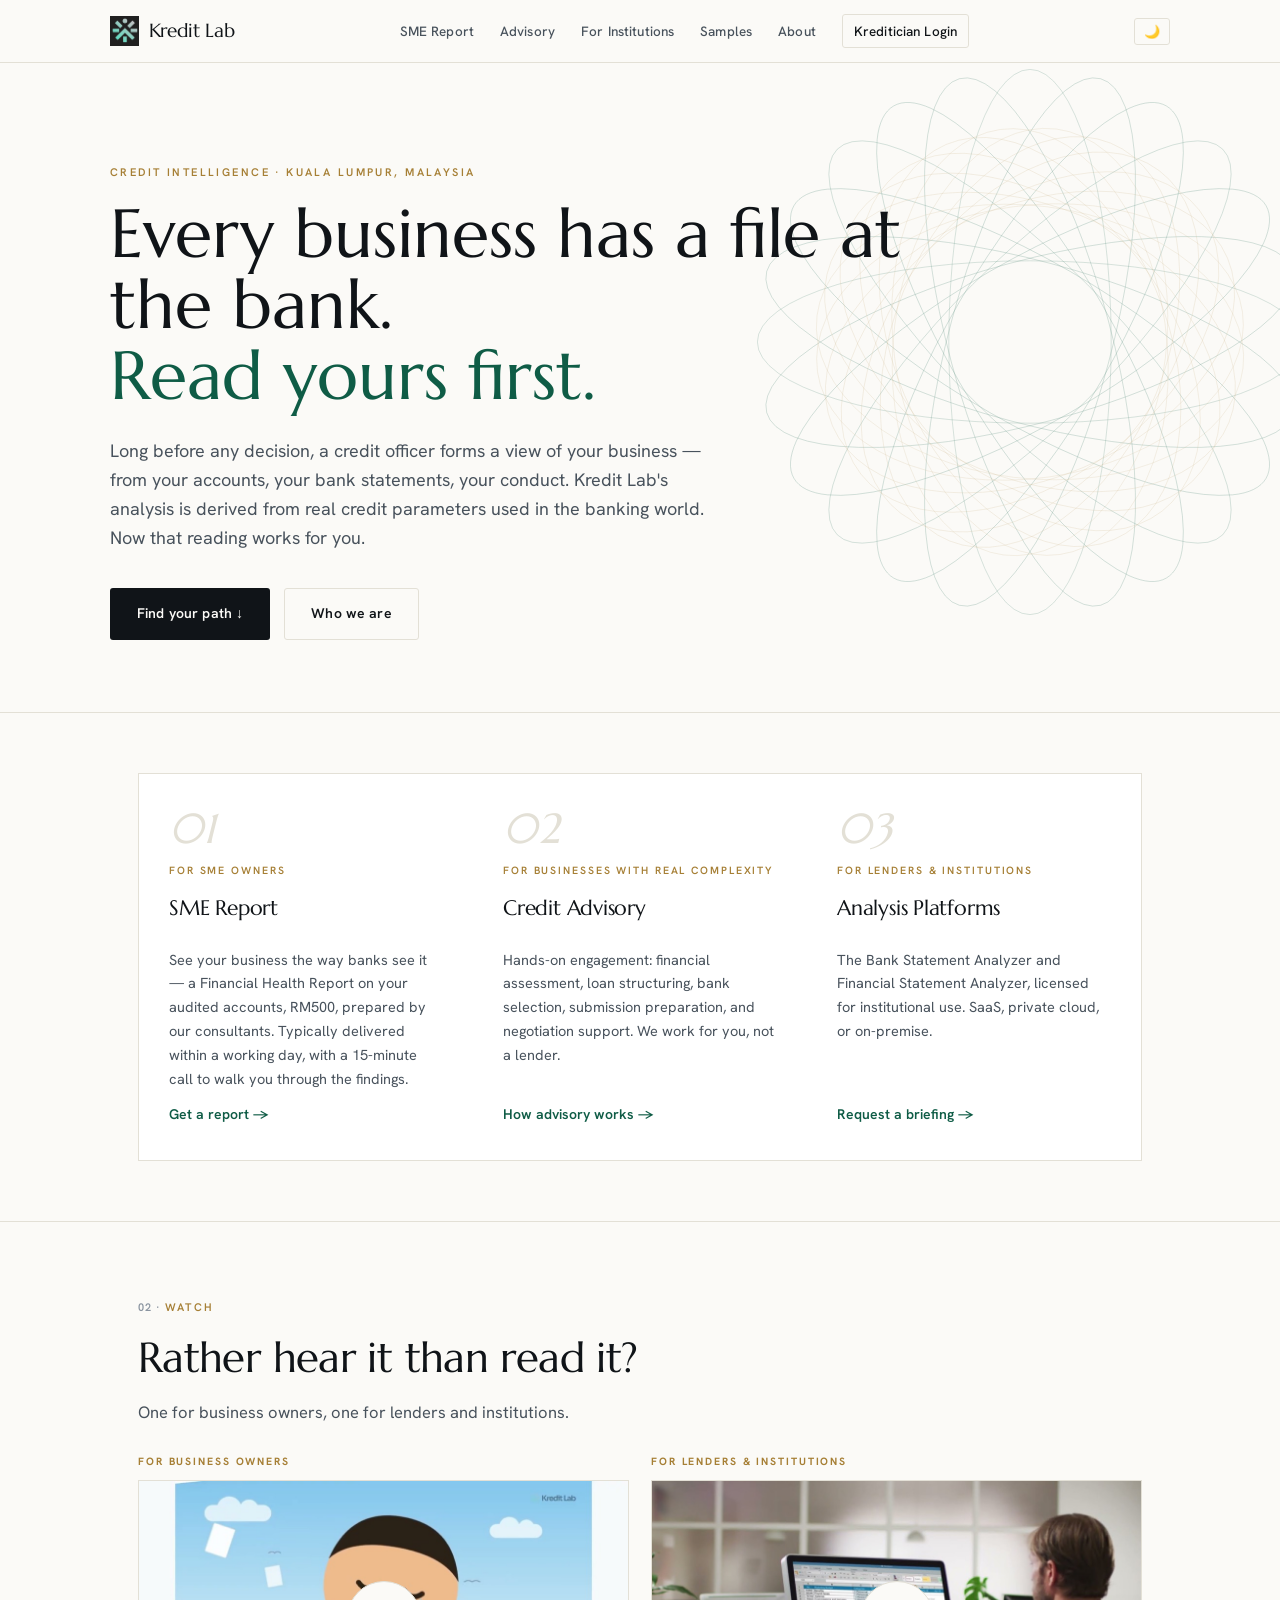
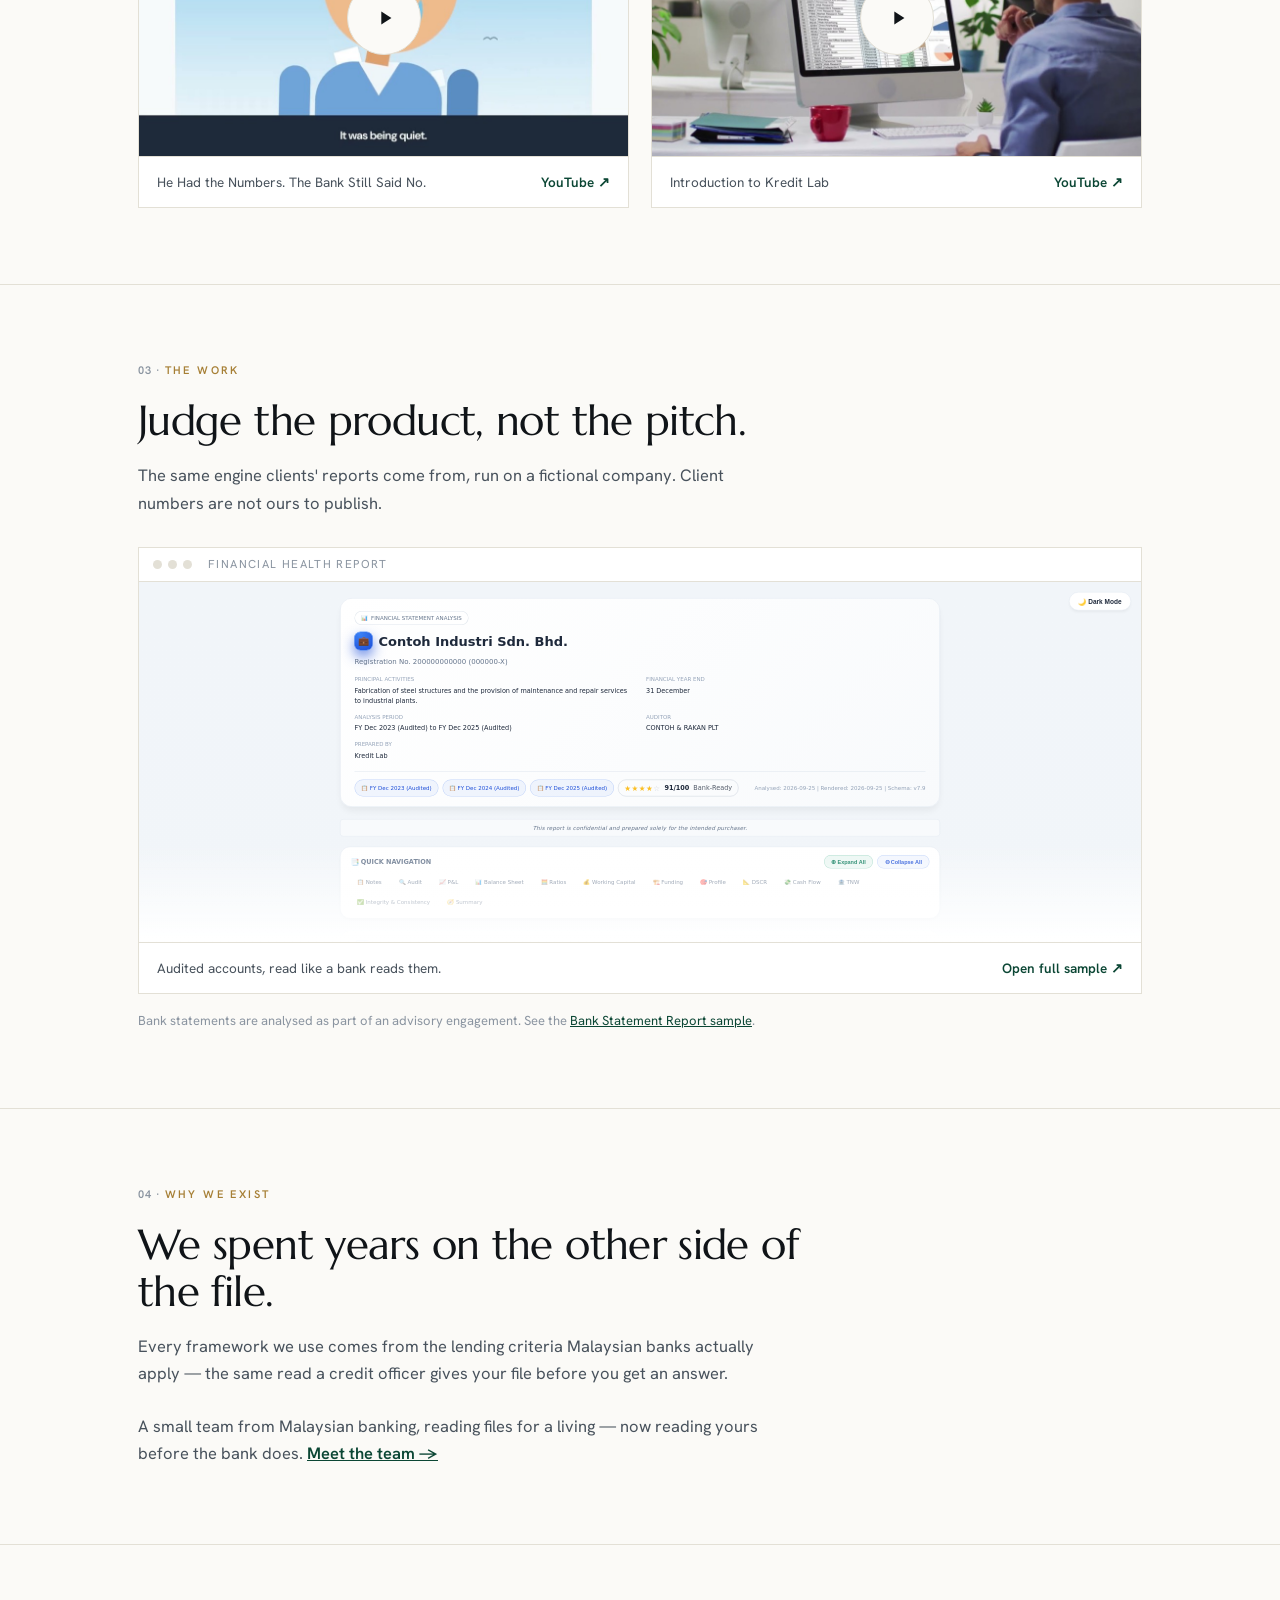
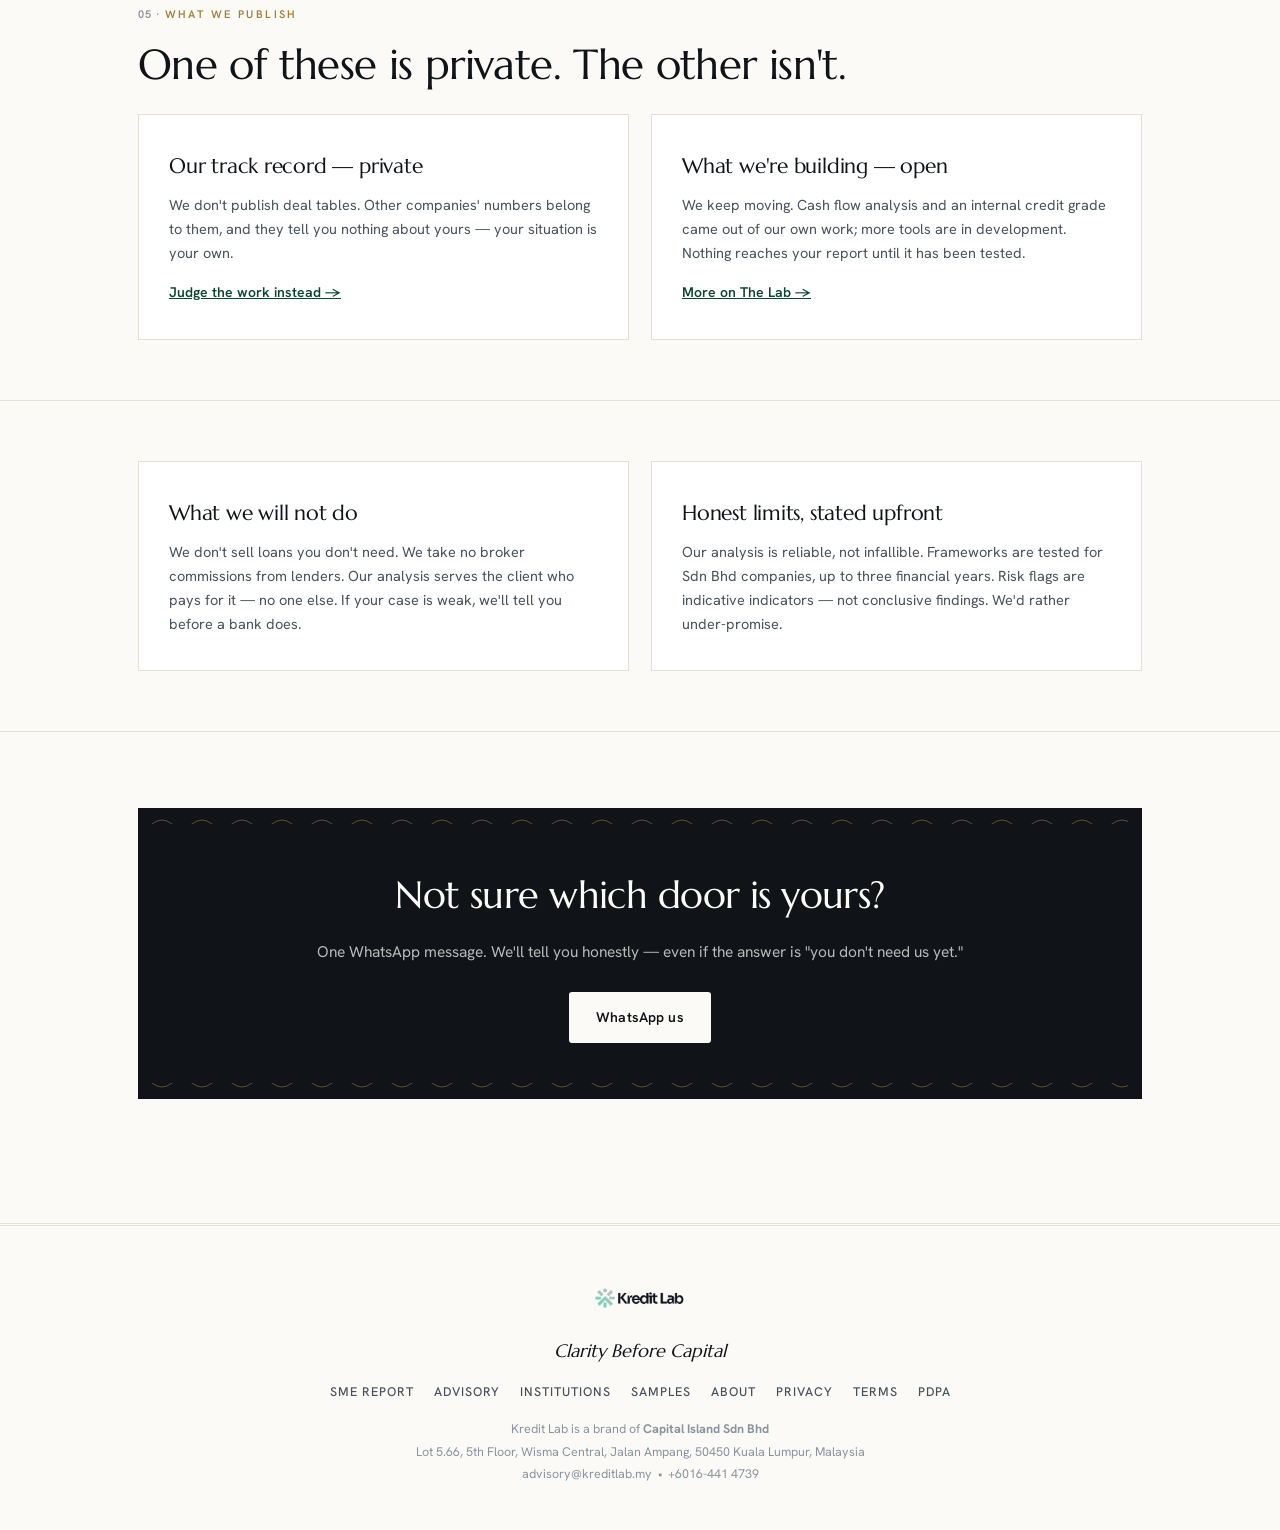
<file: index.html>
<!DOCTYPE html>
<html lang="en" data-theme="light">
<head>
    <meta charset="UTF-8">
    <meta name="viewport" content="width=device-width, initial-scale=1.0">
    <title>Kredit Lab — Credit Intelligence for Malaysian Businesses | Clarity Before Capital</title>
    <meta name="description" content="Credit intelligence for Malaysian businesses. Financial clarity for SMEs, hands-on credit advisory, and licensed analysis platforms for lenders — analysis derived from real credit parameters used in the banking world.">
    <link rel="icon" type="image/svg+xml" href="/assets/favicon.svg"><link rel="icon" type="image/png" href="/Chromtabs-logo.png">
    <link rel="preconnect" href="https://fonts.googleapis.com">
    <link rel="preconnect" href="https://fonts.gstatic.com" crossorigin>
    <link href="https://fonts.googleapis.com/css2?family=Marcellus&family=Hanken+Grotesk:wght@400;500;600;700&display=swap" rel="stylesheet">
    <link rel="stylesheet" href="/assets/site.css?v=20260924b">
    <script src="/assets/site.js?v=20260924b"></script>
</head>
<body>

<nav class="site-nav">
    <div class="nav-inner">
        <a class="logo" href="/"><img src="/Chromtabs-logo.png" alt="Kredit Lab logo"> Kredit Lab</a>
        <div class="nav-links">
            <a href="/services/reports">SME Report</a>
            <a href="/services/advisory">Advisory</a>
            <a href="/services/institutions">For Institutions</a>
            <a href="/samples">Samples</a>
            <a href="/about">About</a>
            <a class="nav-login" href="https://app.kreditlab.my/login">Kreditician Login</a>
        </div>
        <div style="display:flex; gap:10px; align-items:center;">
            <button class="toggle-btn" data-theme-toggle onclick="toggleTheme()">🌙</button>
            <button class="nav-menu-btn" onclick="toggleMenu()">☰</button>
        </div>
    </div>
</nav>

<main>

    <!-- HERO -->
    <section class="hero container">
        <span class="eyebrow">Credit intelligence · Kuala Lumpur, Malaysia</span>
        <h1>Every business has a file at the bank.<br><em>Read yours first.</em></h1>
        <p class="lead">
            Long before any decision, a credit officer forms a view of your business — from your
            accounts, your bank statements, your conduct. Kredit Lab's analysis is derived from real
            credit parameters used in the banking world. Now that reading works for you.
        </p>
        <div class="btn-row">
            <a class="btn btn-primary" href="#doors">Find your path ↓</a>
            <a class="btn btn-secondary" href="/about">Who we are</a>
        </div>
    </section>

    <!-- THREE DOORS -->
    <section class="block tight" id="doors">
        <div class="container">
            <div class="grid-3">
                <a class="card door" href="/services/reports">
                    <span class="door-icon">📊</span>
                    <span class="door-who">For SME owners</span>
                    <h3>SME Report</h3>
                    <p>See your business the way banks see it — a Financial Health Report on your
                       audited accounts, RM500, prepared by our consultants. Typically delivered
                       within a working day, with a 15-minute call to walk you through the
                       findings.</p>
                    <span class="door-cta">Get a report →</span>
                </a>
                <a class="card door" href="/services/advisory">
                    <span class="door-icon">🤝</span>
                    <span class="door-who">For businesses with real complexity</span>
                    <h3>Credit Advisory</h3>
                    <p>Hands-on engagement: financial assessment, loan structuring, bank selection,
                       submission preparation, and negotiation support. We work for you, not a lender.</p>
                    <span class="door-cta">How advisory works →</span>
                </a>
                <a class="card door" href="/services/institutions">
                    <span class="door-icon">🏦</span>
                    <span class="door-who">For lenders &amp; institutions</span>
                    <h3>Analysis Platforms</h3>
                    <p>The Bank Statement Analyzer and Financial Statement Analyzer, licensed for
                       institutional use. SaaS, private cloud, or on-premise.</p>
                    <span class="door-cta">Request a briefing →</span>
                </a>
            </div>
        </div>
    </section>

    <!-- VIDEO -->
    <section class="block">
        <div class="container">
            <span class="section-label">Watch</span>
            <h2 class="section-title">Rather hear it than read it?</h2>
            <p class="section-sub" style="margin-bottom:26px;">One for business owners, one for
            lenders and institutions.</p>
            <div class="video-grid">
                <div>
                    <span class="video-who">For business owners</span>
                    <div class="video" data-yt="PNk0PIR-doA" data-title="He Had the Numbers. The Bank Still Said No.">
                        <button class="video-play" type="button" aria-label="Play video: He Had the Numbers. The Bank Still Said No.">
                            <img src="/images/video/numbers.jpg" alt="" loading="lazy" width="1000" height="563">
                            <span class="video-btn" aria-hidden="true"><svg viewBox="0 0 24 24" aria-hidden="true"><path d="M8 5v14l11-7z"/></svg></span>
                        </button>
                        <div class="video-cap">
                            <span>He Had the Numbers. The Bank Still Said No.</span>
                            <a href="https://www.youtube.com/@KreditLabMY" target="_blank" rel="noopener">YouTube &#8599;</a>
                        </div>
                    </div>
                </div>
                <div>
                    <span class="video-who">For lenders &amp; institutions</span>
                    <div class="video" data-yt="jiPV-laNPHE" data-title="Introduction to Kredit Lab">
                        <button class="video-play" type="button" aria-label="Play video: Introduction to Kredit Lab">
                            <img src="/images/video/intro.jpg" alt="" loading="lazy" width="1000" height="563">
                            <span class="video-btn" aria-hidden="true"><svg viewBox="0 0 24 24" aria-hidden="true"><path d="M8 5v14l11-7z"/></svg></span>
                        </button>
                        <div class="video-cap">
                            <span>Introduction to Kredit Lab</span>
                            <a href="https://www.youtube.com/@KreditLabMY" target="_blank" rel="noopener">YouTube &#8599;</a>
                        </div>
                    </div>
                </div>
            </div>
        </div>
    </section>

    <!-- PRODUCT PROOF -->
    <section class="block">
        <div class="container">
            <span class="section-label">The Work</span>
            <h2 class="section-title">Judge the product, not the pitch.</h2>
            <p class="section-sub" style="margin-bottom:30px;">The same engine clients' reports come from, run on
            a fictional company. Client numbers are not ours to publish.</p>
            <div>
                <div class="preview-frame">
                    <div class="preview-bar"><span></span><span></span><span></span><em>Financial Health Report</em></div>
                    <div class="preview-clip"><iframe src="/sample-report.html" title="Financial Health Report sample" loading="lazy"></iframe></div>
                    <div class="preview-cap">Audited accounts, read like a bank reads them.
                        <a href="/sample-report" target="_blank">Open full sample ↗</a></div>
                </div>
            </div>
            <p class="spec-note">Bank statements are analysed as part of an advisory engagement. See
            the <a href="/samples" style="color:var(--accent-ink);">Bank Statement Report sample</a>.</p>
        </div>
    </section>

    <!-- STORY STRIP -->
    <section class="block">
        <div class="container">
            <span class="section-label">Why We Exist</span>
            <h2 class="section-title">We spent years on the other side of the file.</h2>
            <p class="section-sub" style="margin-bottom:26px;">
                Every framework we use comes from the lending criteria Malaysian banks actually
                apply — the same read a credit officer gives your file before you get an answer.
            </p>
            <p style="color:var(--ink-2); font-size:16.5px; max-width:640px;">
                A small team from Malaysian banking, reading files for a living — now reading
                yours before the bank does.
                <a href="/about#team" style="color:var(--accent-ink); font-weight:600;">Meet the team →</a>
            </p>
        </div>
    </section>

    <!-- TRACK RECORD / THE LAB -->
    <section class="block tight">
        <div class="container">
            <span class="section-label">What We Publish</span>
            <h2 class="section-title">One of these is private. The other isn't.</h2>
            <div class="grid-2" style="margin-top:26px;">
                <div class="card">
                    <h3>Our track record — private</h3>
                    <p style="margin-bottom:14px;">We don't publish deal tables. Other companies'
                    numbers belong to them, and they tell you nothing about yours — your situation is
                    your own.</p>
                    <a href="/samples" style="color:var(--accent-ink); font-weight:600; font-size:14px;">Judge the work instead →</a>
                </div>
                <div class="card">
                    <h3>What we're building — open</h3>
                    <p style="margin-bottom:14px;">We keep moving. Cash flow analysis and an internal
                    credit grade came out of our own work; more tools are in development. Nothing
                    reaches your report until it has been tested.</p>
                    <a href="/about#lab" style="color:var(--accent-ink); font-weight:600; font-size:14px;">More on The Lab →</a>
                </div>
            </div>
        </div>
    </section>

    <!-- PHILOSOPHY TEASER -->
    <section class="block tight">
        <div class="container">
            <div class="grid-2">
                <div class="card">
                    <h3>What we will not do</h3>
                    <p>We don't sell loans you don't need. We take no broker commissions from lenders.
                       Our analysis serves the client who pays for it — no one else. If your case is
                       weak, we'll tell you before a bank does.</p>
                </div>
                <div class="card">
                    <h3>Honest limits, stated upfront</h3>
                    <p>Our analysis is reliable, not infallible. Frameworks are tested for Sdn Bhd
                       companies, up to three financial years. Risk flags are indicative indicators —
                       not conclusive findings. We'd rather under-promise.</p>
                </div>
            </div>
        </div>
    </section>

    <!-- CTA -->
    <section class="block">
        <div class="container">
            <div class="cta-band">
                <h2>Not sure which door is yours?</h2>
                <p>One WhatsApp message. We'll tell you honestly — even if the answer is "you don't need us yet."</p>
                <a class="btn btn-primary" href="https://wa.me/60164414739?text=Hi%2C%20I%27d%20like%20to%20know%20which%20Kredit%20Lab%20service%20fits%20my%20business.">WhatsApp us</a>
            </div>
        </div>
    </section>

</main>

<footer class="site-footer">
    <div class="container">
        <img class="theme-logo" src="/KreditLab-light.png" data-logo-light="/KreditLab-light.png" data-logo-dark="/KreditLab-dark.png" alt="Kredit Lab">
        <div class="footer-tagline">Clarity Before Capital</div>
        <div class="footer-links">
            <a href="/services/reports">SME Report</a>
            <a href="/services/advisory">Advisory</a>
            <a href="/services/institutions">Institutions</a>
            <a href="/samples">Samples</a>
            <a href="/about">About</a>
            <a href="/legal/privacy">Privacy</a>
            <a href="/legal/terms">Terms</a>
            <a href="/legal/pdpa">PDPA</a>
        </div>
        <div class="footer-legal">
            Kredit Lab is a brand of <strong>Capital Island Sdn Bhd</strong><br>
            Lot 5.66, 5th Floor, Wisma Central, Jalan Ampang, 50450 Kuala Lumpur, Malaysia<br>
            <a href="mailto:advisory@kreditlab.my">advisory@kreditlab.my</a> &nbsp;•&nbsp;
            <a href="tel:+60164414739">+6016-441 4739</a>
        </div>
    </div>
</footer>

</body>
</html>
</file>
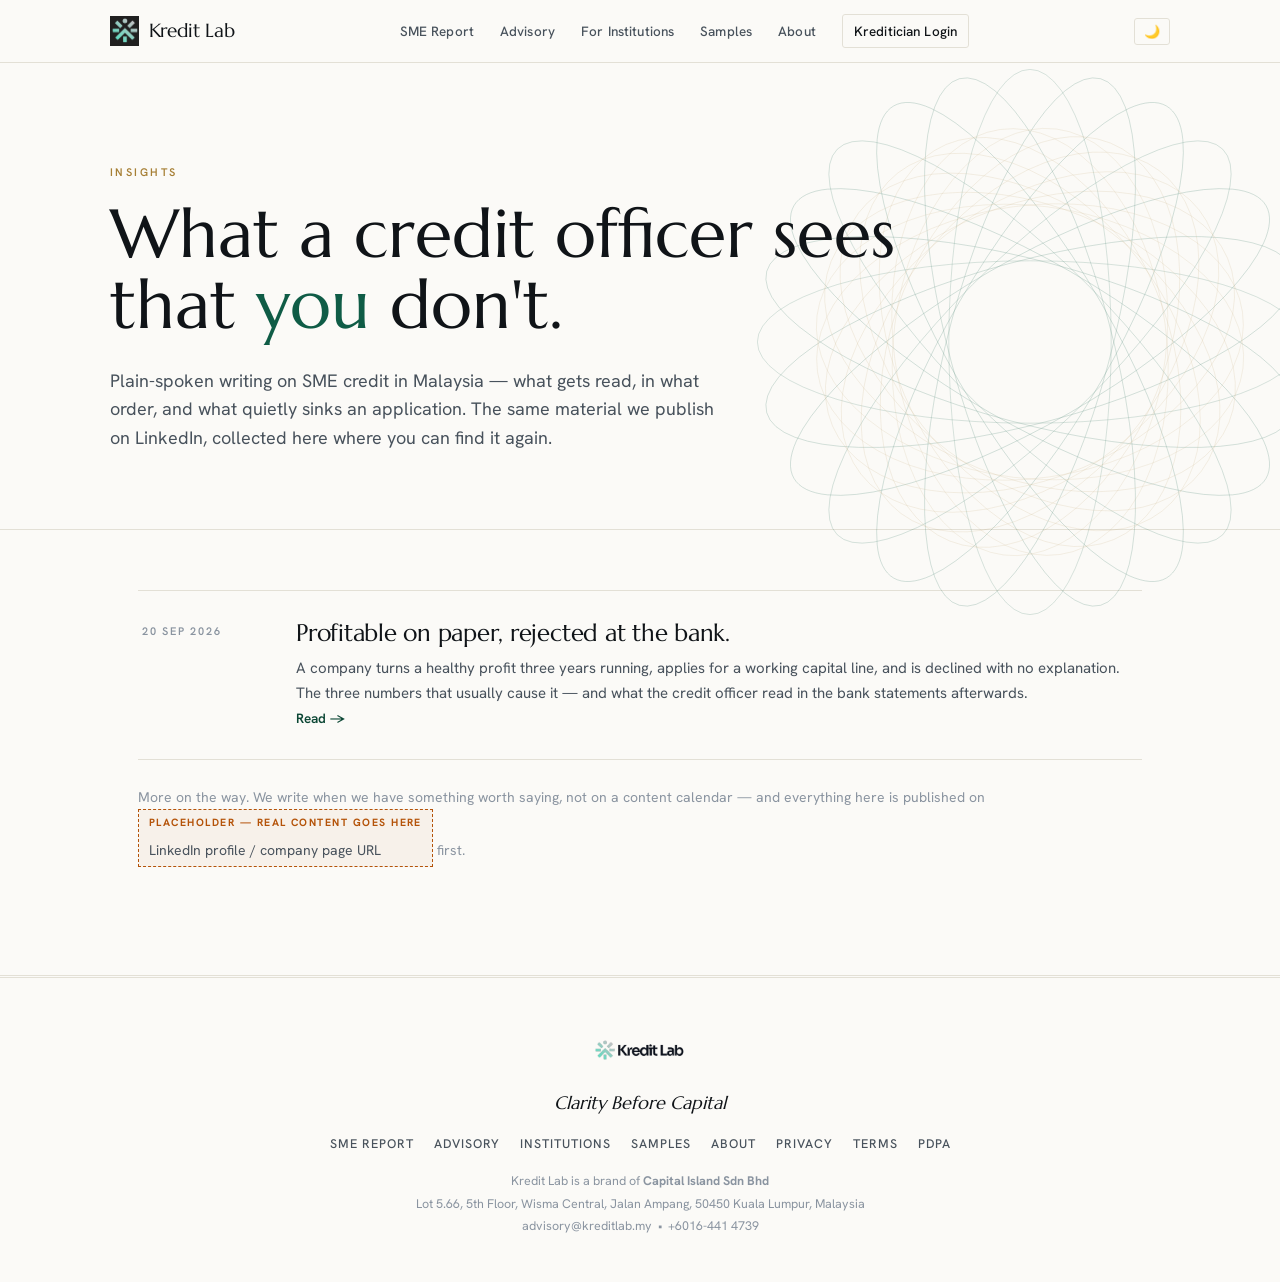
<file: insights/index.html>
<!DOCTYPE html>
<html lang="en" data-theme="light">
<head>
    <meta charset="UTF-8">
    <meta name="viewport" content="width=device-width, initial-scale=1.0">
    <title>Insights — Kredit Lab</title>
    <meta name="description" content="Plain-spoken writing on SME credit in Malaysia: why banks say no, how to read your own numbers, and what actually moves an application.">
    <link rel="icon" type="image/svg+xml" href="/assets/favicon.svg"><link rel="icon" type="image/png" href="/Chromtabs-logo.png">
    <link rel="preconnect" href="https://fonts.googleapis.com">
    <link rel="preconnect" href="https://fonts.gstatic.com" crossorigin>
    <link href="https://fonts.googleapis.com/css2?family=Marcellus&family=Hanken+Grotesk:wght@400;500;600;700&display=swap" rel="stylesheet">
    <link rel="stylesheet" href="/assets/site.css?v=20260924b">
    <script src="/assets/site.js?v=20260924b"></script>
</head>
<body>

<nav class="site-nav">
    <div class="nav-inner">
        <a class="logo" href="/"><img src="/Chromtabs-logo.png" alt="Kredit Lab logo"> Kredit Lab</a>
        <div class="nav-links">
            <a href="/services/reports">SME Report</a>
            <a href="/services/advisory">Advisory</a>
            <a href="/services/institutions">For Institutions</a>
            <a href="/samples">Samples</a>
            <a href="/about">About</a>
            <a class="nav-login" href="https://app.kreditlab.my/login">Kreditician Login</a>
        </div>
        <div style="display:flex; gap:10px; align-items:center;">
            <button class="toggle-btn" data-theme-toggle onclick="toggleTheme()">🌙</button>
            <button class="nav-menu-btn" onclick="toggleMenu()">☰</button>
        </div>
    </div>
</nav>

<main>

    <section class="hero container" style="padding-bottom:40px;">
        <span class="eyebrow">Insights</span>
        <h1>What a credit officer sees<br>that <em>you</em> don't.</h1>
        <p class="lead">Plain-spoken writing on SME credit in Malaysia — what gets read, in what order,
        and what quietly sinks an application. The same material we publish on LinkedIn, collected here
        where you can find it again.</p>
    </section>

    <section class="block tight">
        <div class="container">
            <ul class="entry-list">
                <li>
                    <a href="/insights/profitable-on-paper">
                        <span class="entry-date">20 Sep 2026</span>
                        <div>
                            <h3>Profitable on paper, rejected at the bank.</h3>
                            <p>A company turns a healthy profit three years running, applies for a
                            working capital line, and is declined with no explanation. The three numbers
                            that usually cause it — and what the credit officer read in the bank
                            statements afterwards.</p>
                            <span class="entry-more">Read →</span>
                        </div>
                    </a>
                </li>
            </ul>
            <p style="color:var(--muted); font-size:14px; margin-top:26px;">
                More on the way. We write when we have something worth saying, not on a content
                calendar — and everything here is published on
                <span class="placeholder" style="display:inline-block; padding:4px 10px;">LinkedIn profile / company page URL</span>
                first.</p>
        </div>
    </section>

</main>

<footer class="site-footer">
    <div class="container">
        <img class="theme-logo" src="/KreditLab-light.png" data-logo-light="/KreditLab-light.png" data-logo-dark="/KreditLab-dark.png" alt="Kredit Lab">
        <div class="footer-tagline">Clarity Before Capital</div>
        <div class="footer-links">
            <a href="/services/reports">SME Report</a>
            <a href="/services/advisory">Advisory</a>
            <a href="/services/institutions">Institutions</a>
            <a href="/samples">Samples</a>
            <a href="/about">About</a>
            <a href="/legal/privacy">Privacy</a>
            <a href="/legal/terms">Terms</a>
            <a href="/legal/pdpa">PDPA</a>
        </div>
        <div class="footer-legal">
            Kredit Lab is a brand of <strong>Capital Island Sdn Bhd</strong><br>
            Lot 5.66, 5th Floor, Wisma Central, Jalan Ampang, 50450 Kuala Lumpur, Malaysia<br>
            <a href="mailto:advisory@kreditlab.my">advisory@kreditlab.my</a> &nbsp;•&nbsp;
            <a href="tel:+60164414739">+6016-441 4739</a>
        </div>
    </div>
</footer>

</body>
</html>
</file>
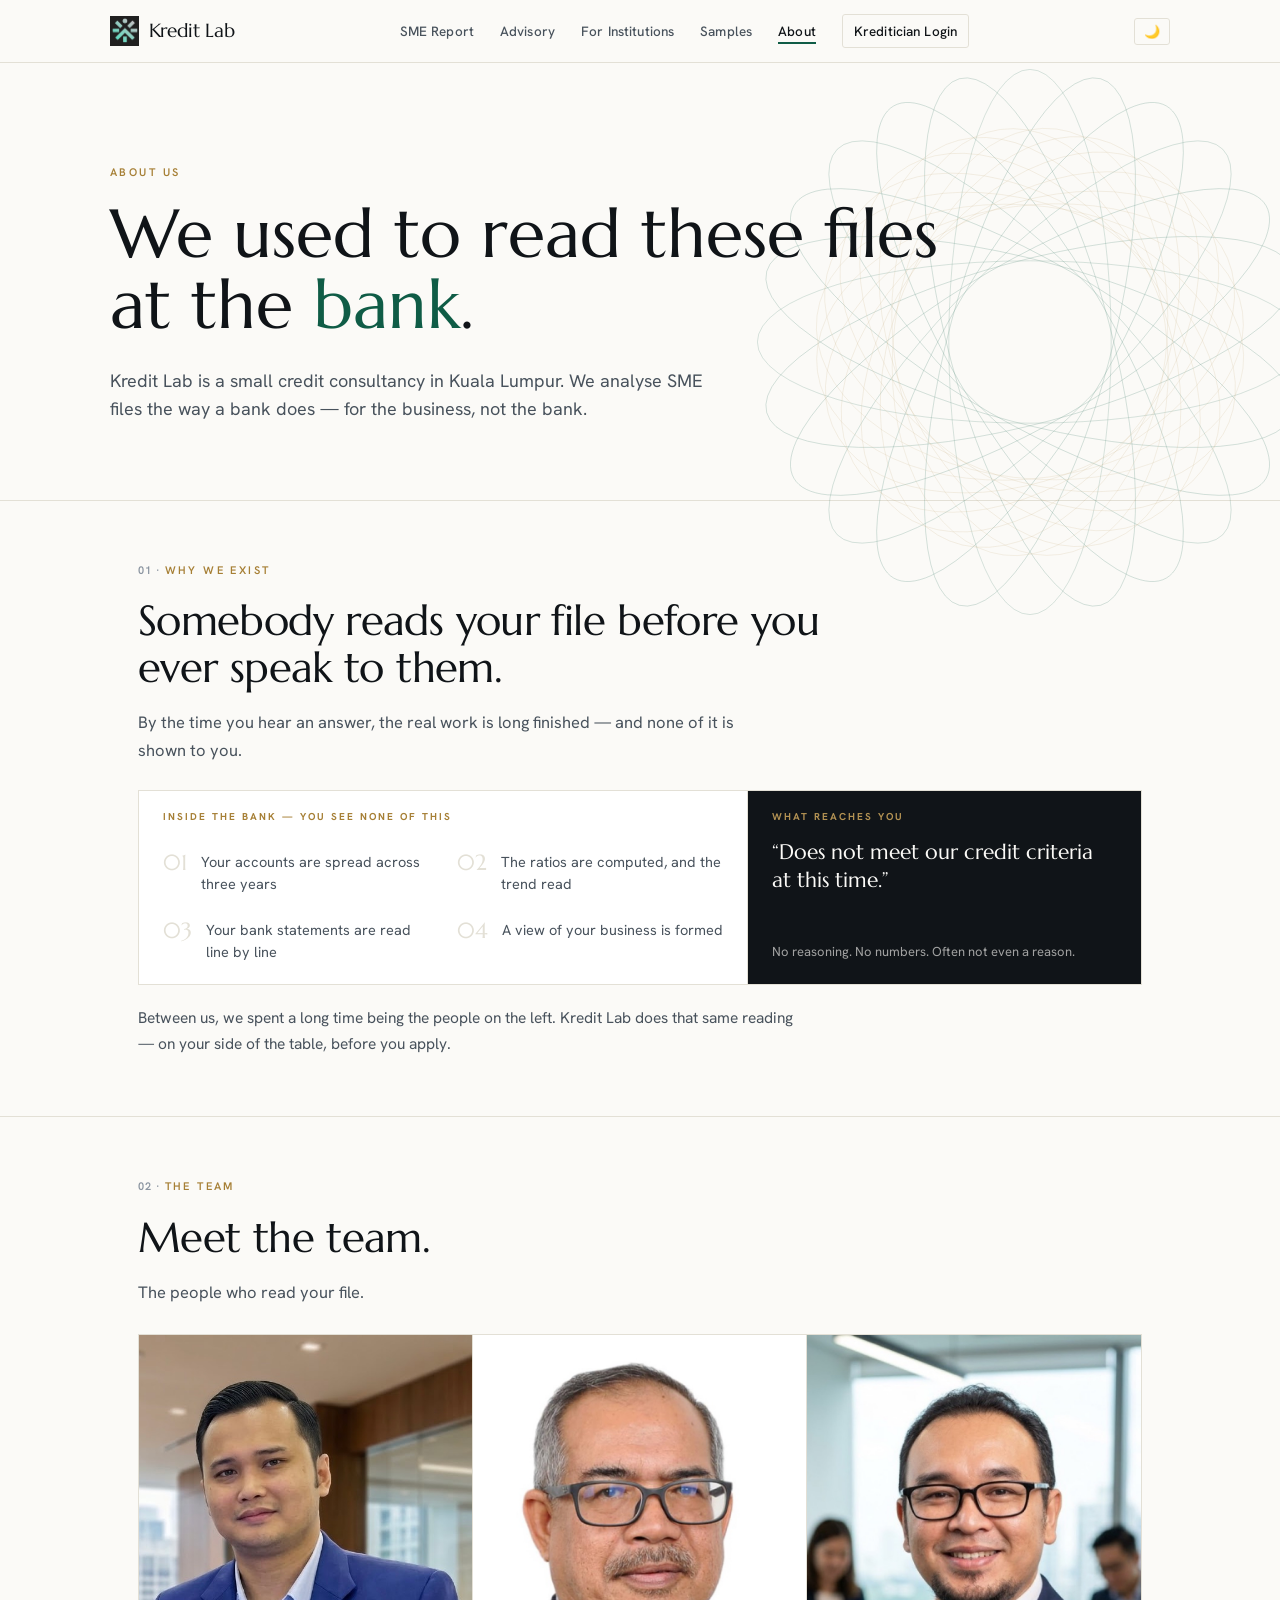
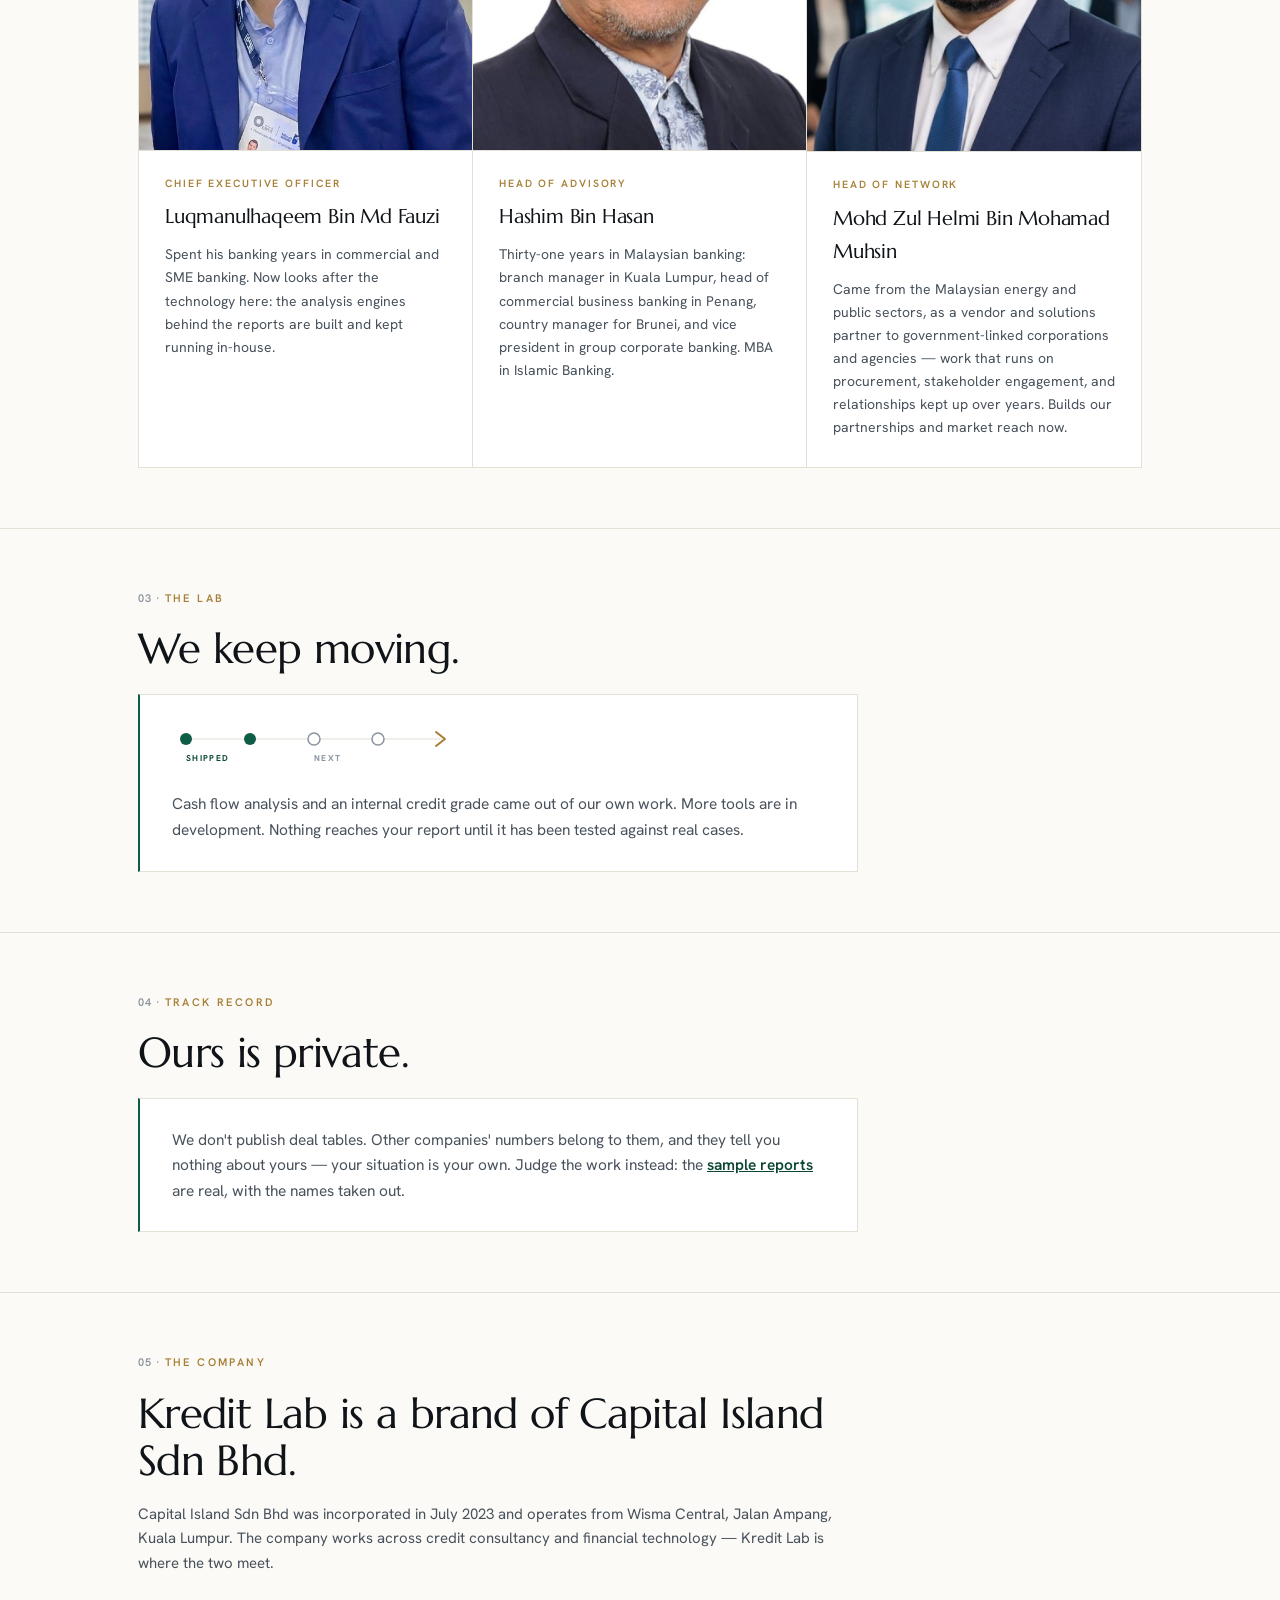
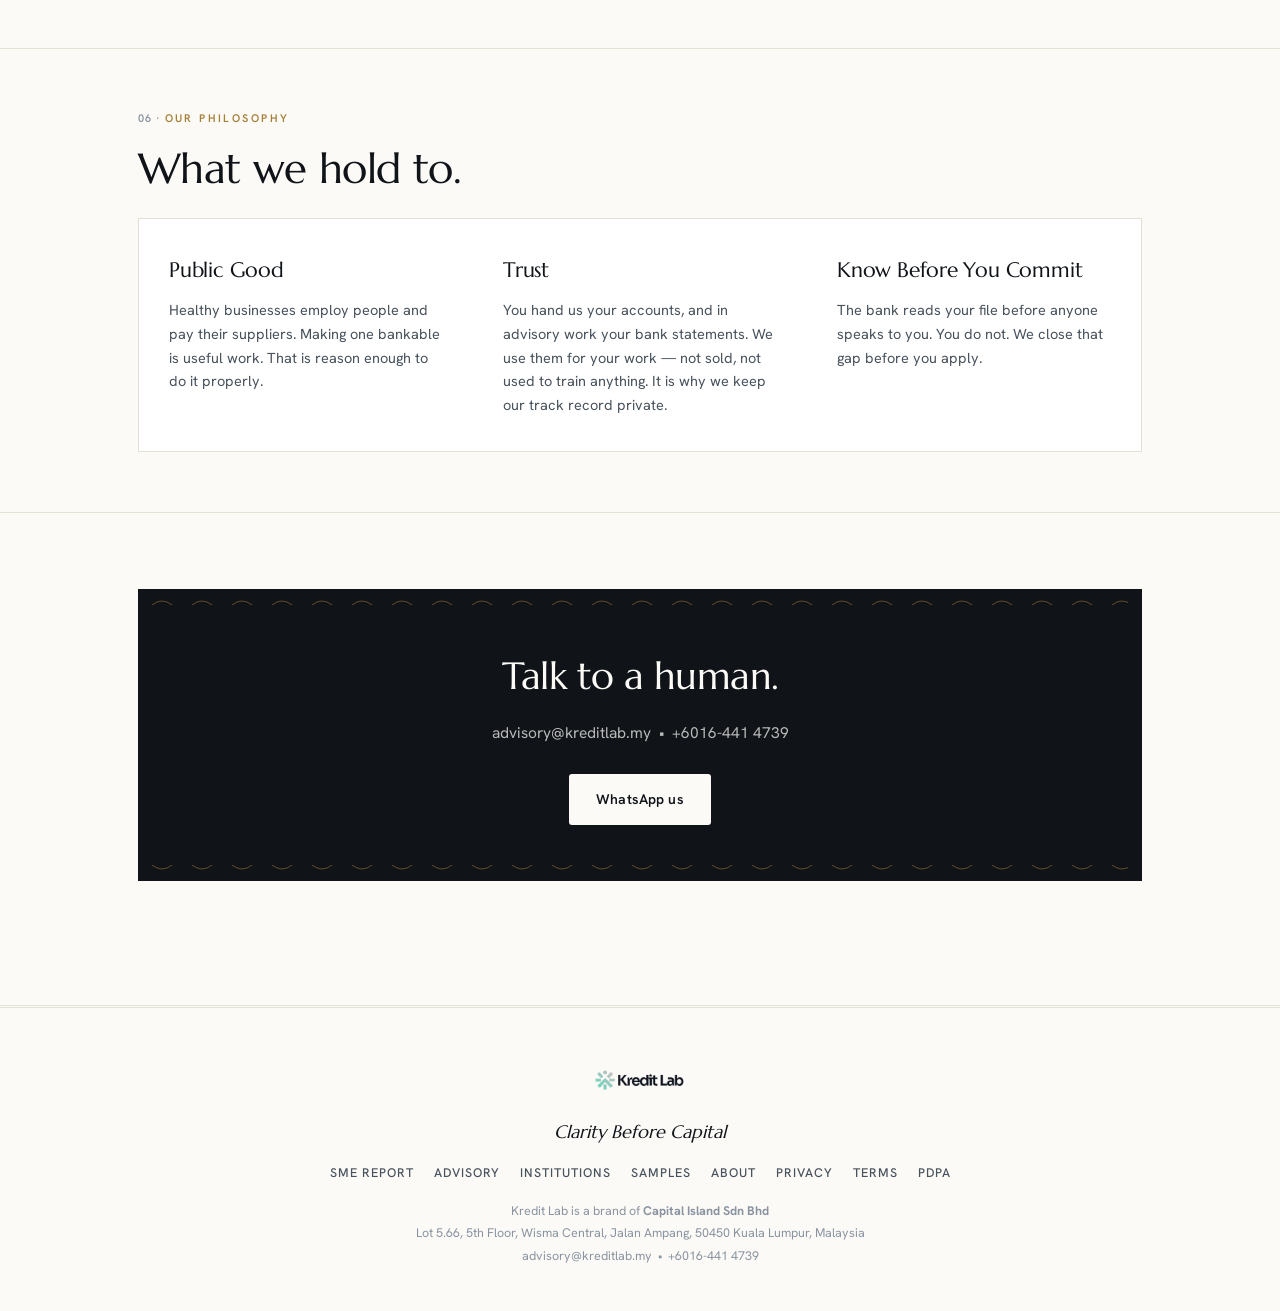
<file: about.html>
<!DOCTYPE html>
<html lang="en" data-theme="light">
<head>
    <meta charset="UTF-8">
    <meta name="viewport" content="width=device-width, initial-scale=1.0">
    <title>About Kredit Lab — Who We Are</title>
    <meta name="description" content="Kredit Lab is a credit intelligence brand of Capital Island Sdn Bhd. The people who read your file, how our frameworks were built, what we are building next, and what we refuse to do.">
    <link rel="icon" type="image/svg+xml" href="/assets/favicon.svg"><link rel="icon" type="image/png" href="/Chromtabs-logo.png">
    <link rel="preconnect" href="https://fonts.googleapis.com">
    <link rel="preconnect" href="https://fonts.gstatic.com" crossorigin>
    <link href="https://fonts.googleapis.com/css2?family=Marcellus&family=Hanken+Grotesk:wght@400;500;600;700&display=swap" rel="stylesheet">
    <link rel="stylesheet" href="/assets/site.css?v=20260924b">
    <script src="/assets/site.js?v=20260924b"></script>
</head>
<body>

<nav class="site-nav">
    <div class="nav-inner">
        <a class="logo" href="/"><img src="/Chromtabs-logo.png" alt="Kredit Lab logo"> Kredit Lab</a>
        <div class="nav-links">
            <a href="/services/reports">SME Report</a>
            <a href="/services/advisory">Advisory</a>
            <a href="/services/institutions">For Institutions</a>
            <a href="/samples">Samples</a>
            <a href="/about" class="active">About</a>
            <a class="nav-login" href="https://app.kreditlab.my/login">Kreditician Login</a>
        </div>
        <div style="display:flex; gap:10px; align-items:center;">
            <button class="toggle-btn" data-theme-toggle onclick="toggleTheme()">🌙</button>
            <button class="nav-menu-btn" onclick="toggleMenu()">☰</button>
        </div>
    </div>
</nav>

<main>

    <section class="hero container" style="padding-bottom:40px;">
        <span class="eyebrow">About us</span>
        <h1>We used to read these files<br>at the <em>bank</em>.</h1>
        <p class="lead">Kredit Lab is a small credit consultancy in Kuala Lumpur. We analyse SME
        files the way a bank does — for the business, not the bank.</p>
    </section>

    <!-- WHY WE EXIST -->
    <section class="block tight">
        <div class="container">
            <span class="section-label">Why We Exist</span>
            <h2 class="section-title">Somebody reads your file before you ever speak to them.</h2>
            <p class="section-sub" style="margin-bottom:26px;">By the time you hear an answer, the
            real work is long finished — and none of it is shown to you.</p>

            <div class="flow">
                <div class="flow-hidden">
                    <span class="flow-tag">Inside the bank &mdash; you see none of this</span>
                    <div class="flow-steps">
                        <div class="flow-step"><span>01</span><p>Your accounts are spread across three years</p></div>
                        <div class="flow-step"><span>02</span><p>The ratios are computed, and the trend read</p></div>
                        <div class="flow-step"><span>03</span><p>Your bank statements are read line by line</p></div>
                        <div class="flow-step"><span>04</span><p>A view of your business is formed</p></div>
                    </div>
                </div>
                <div class="flow-out">
                    <span class="flow-tag">What reaches you</span>
                    <p class="flow-verdict">&ldquo;Does not meet our credit criteria at this time.&rdquo;</p>
                    <p class="flow-foot">No reasoning. No numbers. Often not even a reason.</p>
                </div>
            </div>

            <p class="flow-caption">Between us, we spent a long time being the people on the left.
            Kredit Lab does that same reading &mdash; on your side of the table, before you apply.</p>
        </div>
    </section>

    <!-- TEAM -->
    <section class="block tight" id="team">
        <div class="container">
            <span class="section-label">The Team</span>
            <h2 class="section-title">Meet the team.</h2>
            <p class="section-sub" style="margin-bottom:28px;">The people who read your file.</p>
            <div class="team-grid">
                <div class="person">
                    <div class="portrait">
                        <img src="/images/team/ceo.jpg" alt="Luqmanulhaqeem Bin Md Fauzi, Chief Executive Officer">
                    </div>
                    <div class="person-body">
                        <span class="person-role">Chief Executive Officer</span>
                        <h3>Luqmanulhaqeem Bin Md Fauzi</h3>
                        <p>Spent his banking years in commercial and SME banking. Now looks after the
                        technology here: the analysis engines behind the reports are built and kept
                        running in-house.</p>
                    </div>
                </div>
                <div class="person">
                    <div class="portrait">
                        <img src="/images/team/head-of-advisory.jpg" alt="Hashim Bin Hasan, Head of Advisory">
                    </div>
                    <div class="person-body">
                        <span class="person-role">Head of Advisory</span>
                        <h3>Hashim Bin Hasan</h3>
                        <p>Thirty-one years in Malaysian banking: branch manager in Kuala Lumpur,
                        head of commercial business banking in Penang, country manager for Brunei, and
                        vice president in group corporate banking. MBA in Islamic Banking.</p>
                    </div>
                </div>
                <div class="person">
                    <div class="portrait">
                        <img src="/images/team/head-of-network.jpg" alt="Mohd Zul Helmi Bin Mohamad Muhsin, Head of Network">
                    </div>
                    <div class="person-body">
                        <span class="person-role">Head of Network</span>
                        <h3>Mohd Zul Helmi Bin Mohamad Muhsin</h3>
                        <p>Came from the Malaysian energy and public sectors, as a vendor and
                        solutions partner to government-linked corporations and agencies — work
                        that runs on procurement, stakeholder engagement, and relationships kept up
                        over years. Builds our partnerships and market reach now.</p>
                    </div>
                </div>
            </div>
        </div>
    </section>

    <!-- THE LAB -->
    <section class="block tight" id="lab">
        <div class="container">
            <span class="section-label">The Lab</span>
            <h2 class="section-title">We keep moving.</h2>
            <div class="statement" style="margin-top:22px;">
                <svg class="lab-motif" viewBox="0 0 300 46" aria-hidden="true" focusable="false">
                    <line class="lm-line" x1="14" y1="14" x2="270" y2="14"/>
                    <circle class="lm-done" cx="14"  cy="14" r="6"/>
                    <circle class="lm-done" cx="78"  cy="14" r="6"/>
                    <circle class="lm-next" cx="142" cy="14" r="6"/>
                    <circle class="lm-next" cx="206" cy="14" r="6"/>
                    <path class="lm-arrow" d="M264 7l9 7-9 7"/>
                    <text class="lm-cap on" x="14"  y="36">Shipped</text>
                    <text class="lm-cap"    x="142" y="36">Next</text>
                </svg>
                <p>Cash flow analysis and an internal credit grade came out of our own work. More
                tools are in development. Nothing reaches your report until it has been tested against
                real cases.</p>
            </div>
        </div>
    </section>

    <!-- TRACK RECORD -->
    <section class="block tight">
        <div class="container">
            <span class="section-label">Track Record</span>
            <h2 class="section-title">Ours is private.</h2>
            <div class="statement" style="margin-top:22px;">
                <p>We don't publish deal tables. Other companies' numbers belong to them, and they
                tell you nothing about yours &mdash; your situation is your own. Judge the work
                instead: the <a href="/samples">sample reports</a> are real, with the names taken
                out.</p>
            </div>
        </div>
    </section>

    <!-- COMPANY -->
    <section class="block tight">
        <div class="container">
            <span class="section-label">The Company</span>
            <h2 class="section-title">Kredit Lab is a brand of Capital Island Sdn Bhd.</h2>
            <div class="prose">
                <p>Capital Island Sdn Bhd was incorporated in July 2023 and operates from
                Wisma Central, Jalan Ampang, Kuala Lumpur. The company works across credit
                consultancy and financial technology — Kredit Lab is where the two meet.</p>
            </div>
        </div>
    </section>

    <!-- PHILOSOPHY -->
    <section class="block tight">
        <div class="container">
            <span class="section-label">Our Philosophy</span>
            <h2 class="section-title">What we hold to.</h2>
            <div class="grid-3" style="margin-top:26px;">
                <div class="card"><h3>Public Good</h3>
                    <p>Healthy businesses employ people and pay their suppliers. Making one bankable
                    is useful work. That is reason enough to do it properly.</p></div>
                <div class="card"><h3>Trust</h3>
                    <p>You hand us your accounts, and in advisory work your bank statements. We use
                    them for your work &mdash; not sold, not used to train anything. It is why we
                    keep our track record private.</p></div>
                <div class="card"><h3>Know Before You Commit</h3>
                    <p>The bank reads your file before anyone speaks to you. You do not. We close that
                    gap before you apply.</p></div>
            </div>
        </div>
    </section>

    <!-- CONTACT -->
    <section class="block">
        <div class="container">
            <div class="cta-band" id="contact">
                <h2>Talk to a human.</h2>
                <p>advisory@kreditlab.my &nbsp;•&nbsp; +6016-441 4739</p>
                <a class="btn btn-primary" href="https://wa.me/60164414739?text=Hi%2C%20I%27d%20like%20to%20speak%20to%20Kredit%20Lab.">WhatsApp us</a>
            </div>
        </div>
    </section>

</main>

<footer class="site-footer">
    <div class="container">
        <img class="theme-logo" src="/KreditLab-light.png" data-logo-light="/KreditLab-light.png" data-logo-dark="/KreditLab-dark.png" alt="Kredit Lab">
        <div class="footer-tagline">Clarity Before Capital</div>
        <div class="footer-links">
            <a href="/services/reports">SME Report</a>
            <a href="/services/advisory">Advisory</a>
            <a href="/services/institutions">Institutions</a>
            <a href="/samples">Samples</a>
            <a href="/about">About</a>
            <a href="/legal/privacy">Privacy</a>
            <a href="/legal/terms">Terms</a>
            <a href="/legal/pdpa">PDPA</a>
        </div>
        <div class="footer-legal">
            Kredit Lab is a brand of <strong>Capital Island Sdn Bhd</strong><br>
            Lot 5.66, 5th Floor, Wisma Central, Jalan Ampang, 50450 Kuala Lumpur, Malaysia<br>
            <a href="mailto:advisory@kreditlab.my">advisory@kreditlab.my</a> &nbsp;•&nbsp;
            <a href="tel:+60164414739">+6016-441 4739</a>
        </div>
    </div>
</footer>

</body>
</html>
</file>
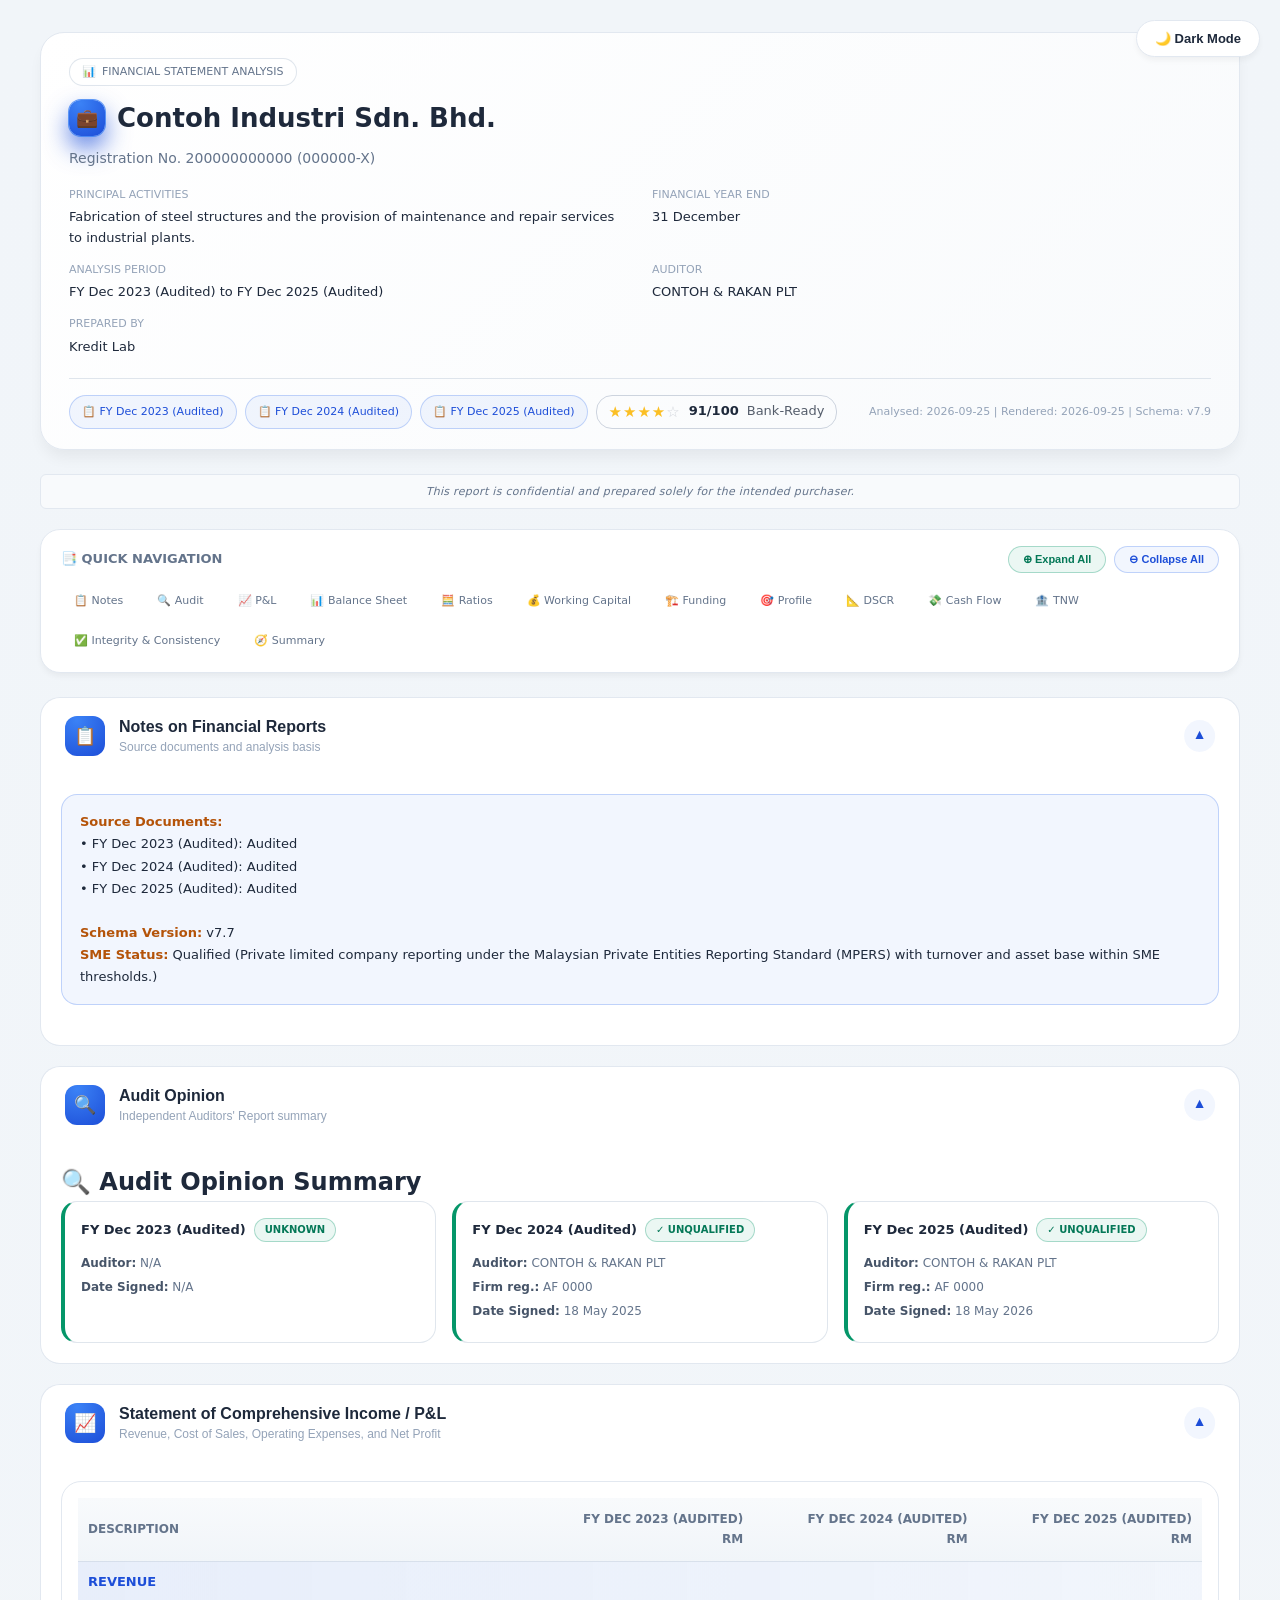
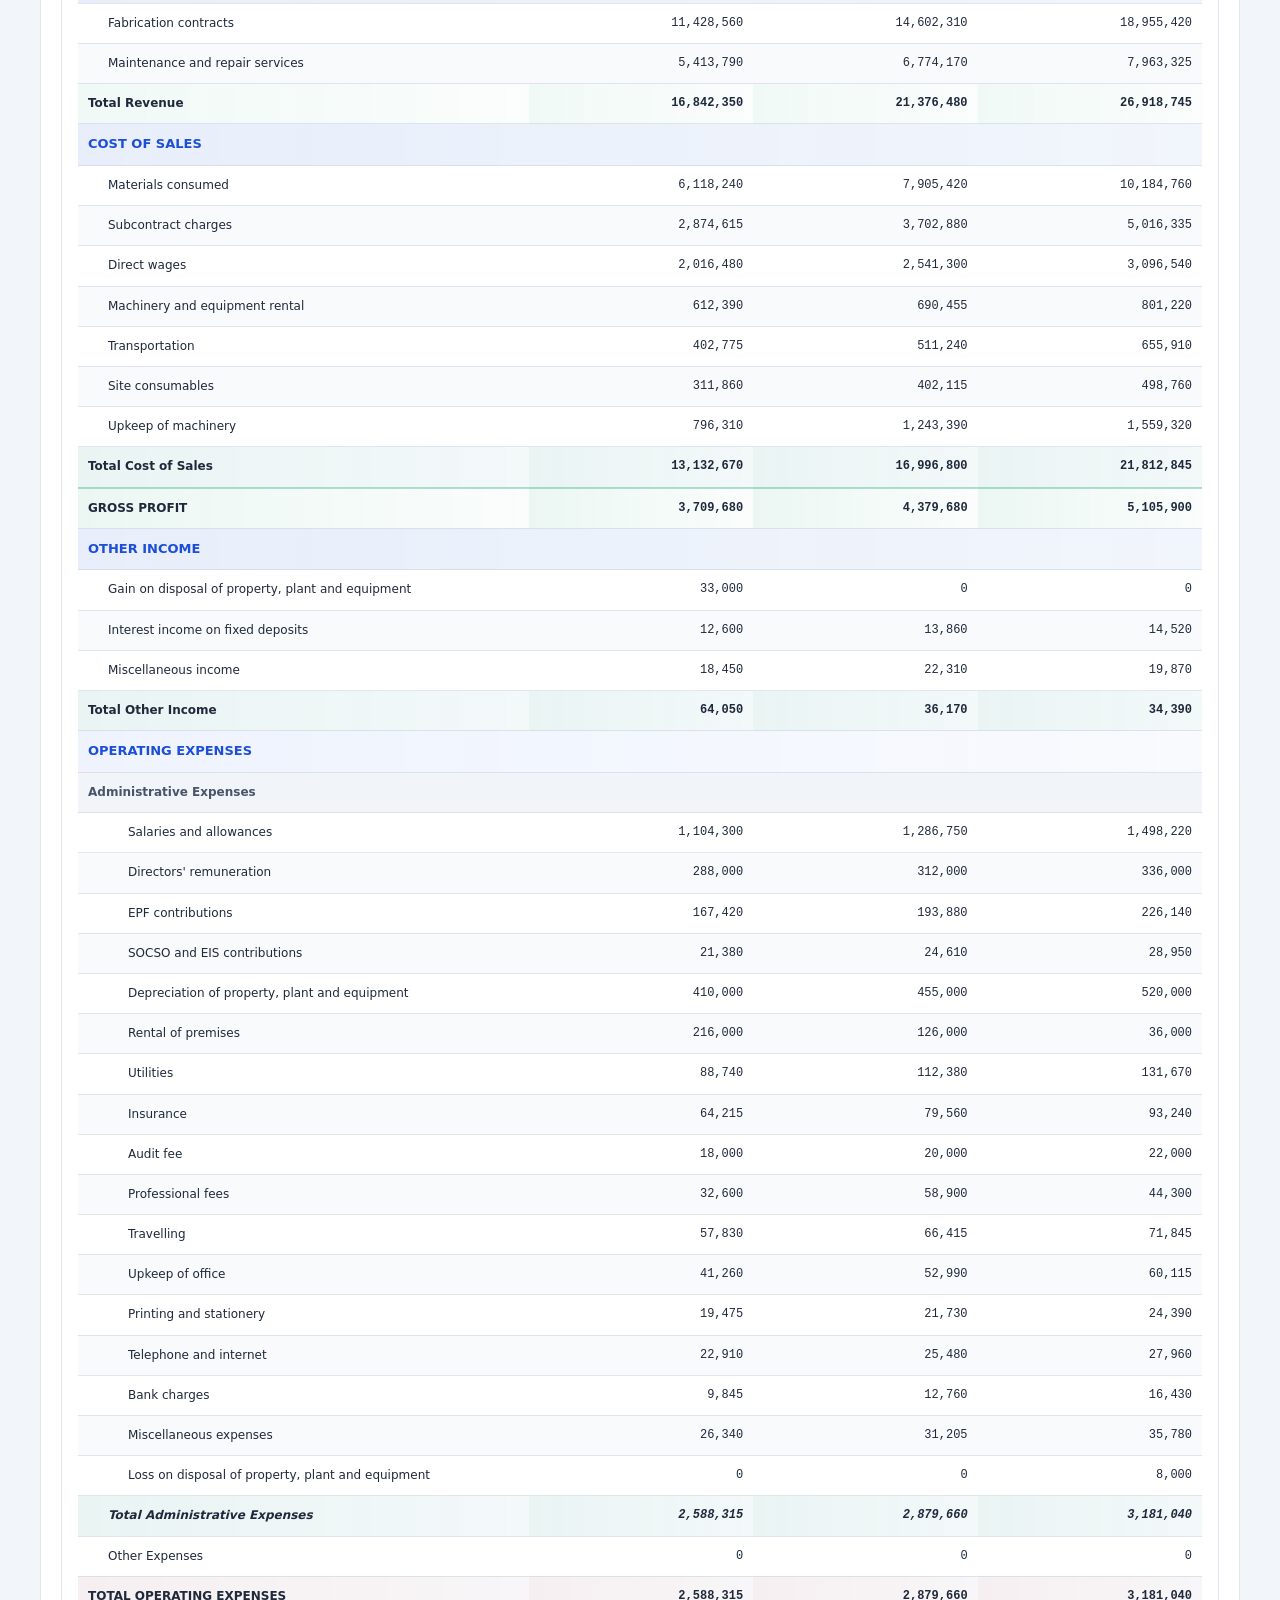
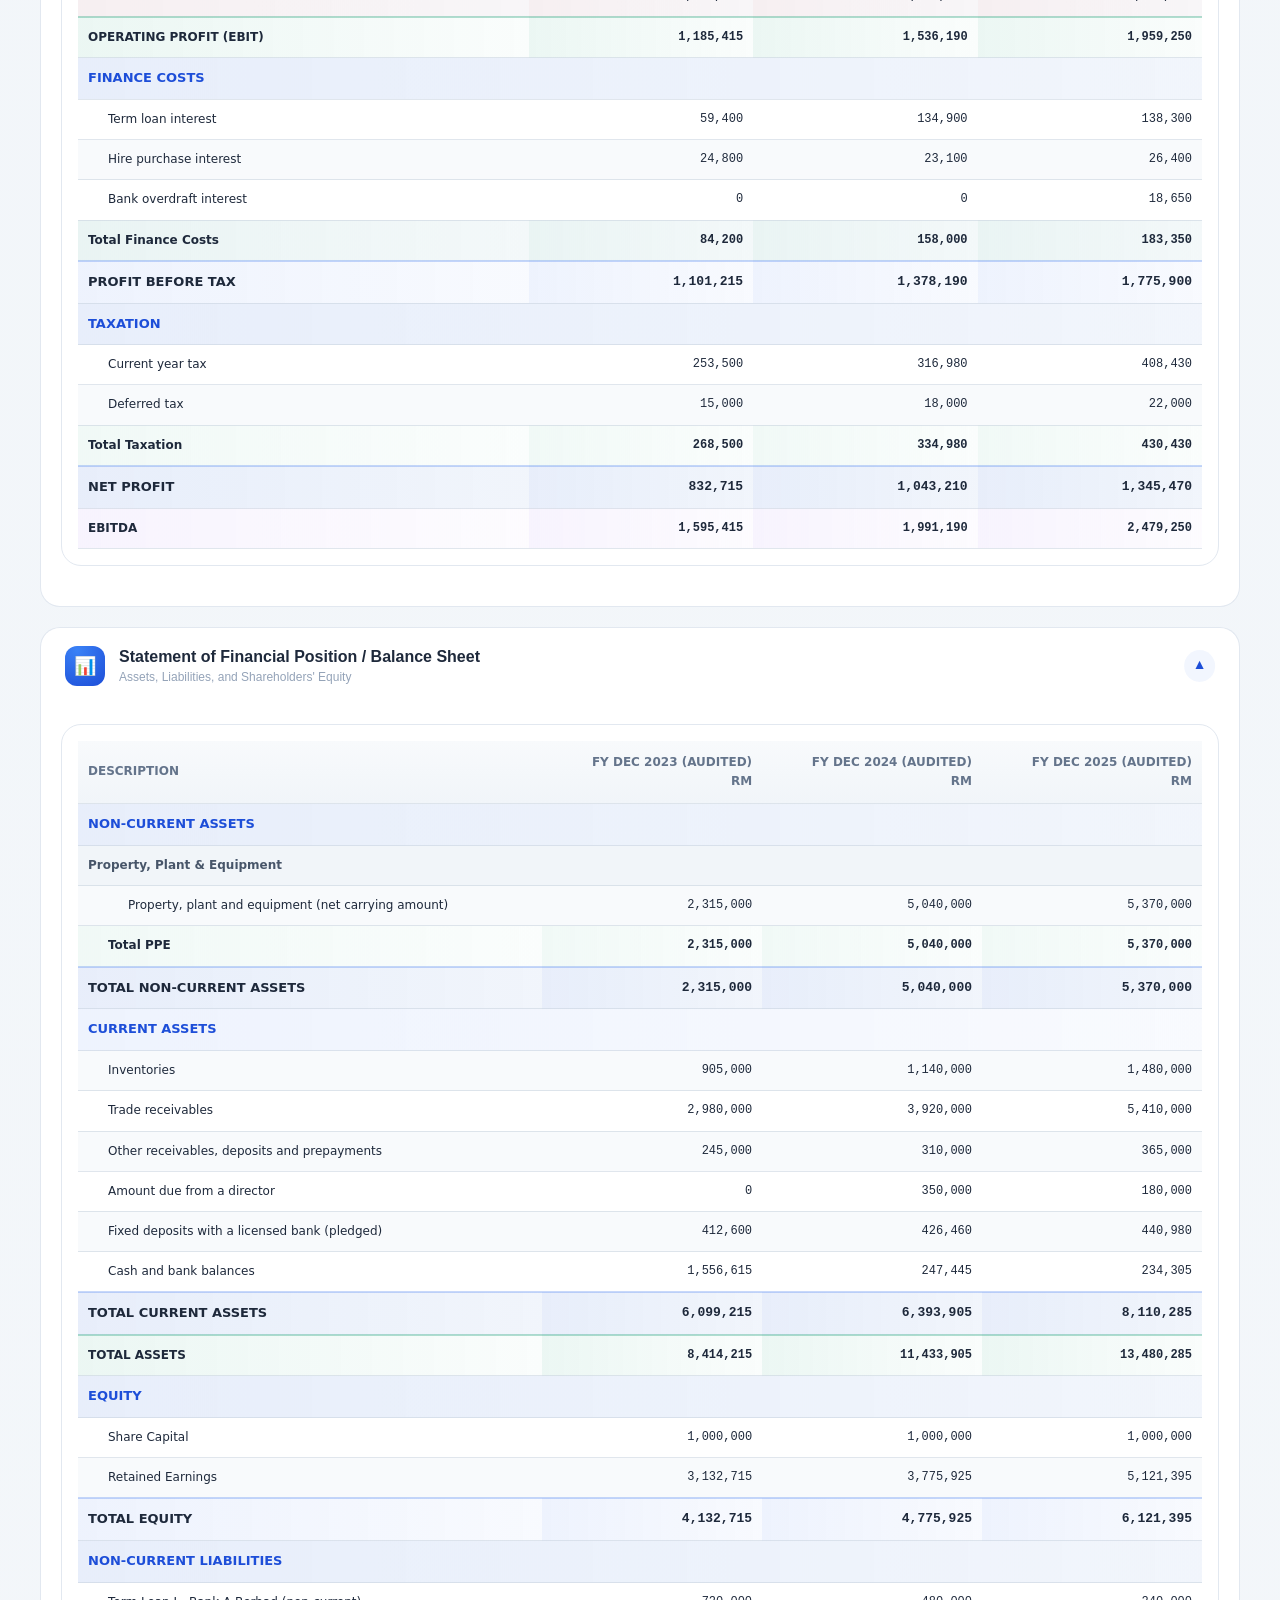
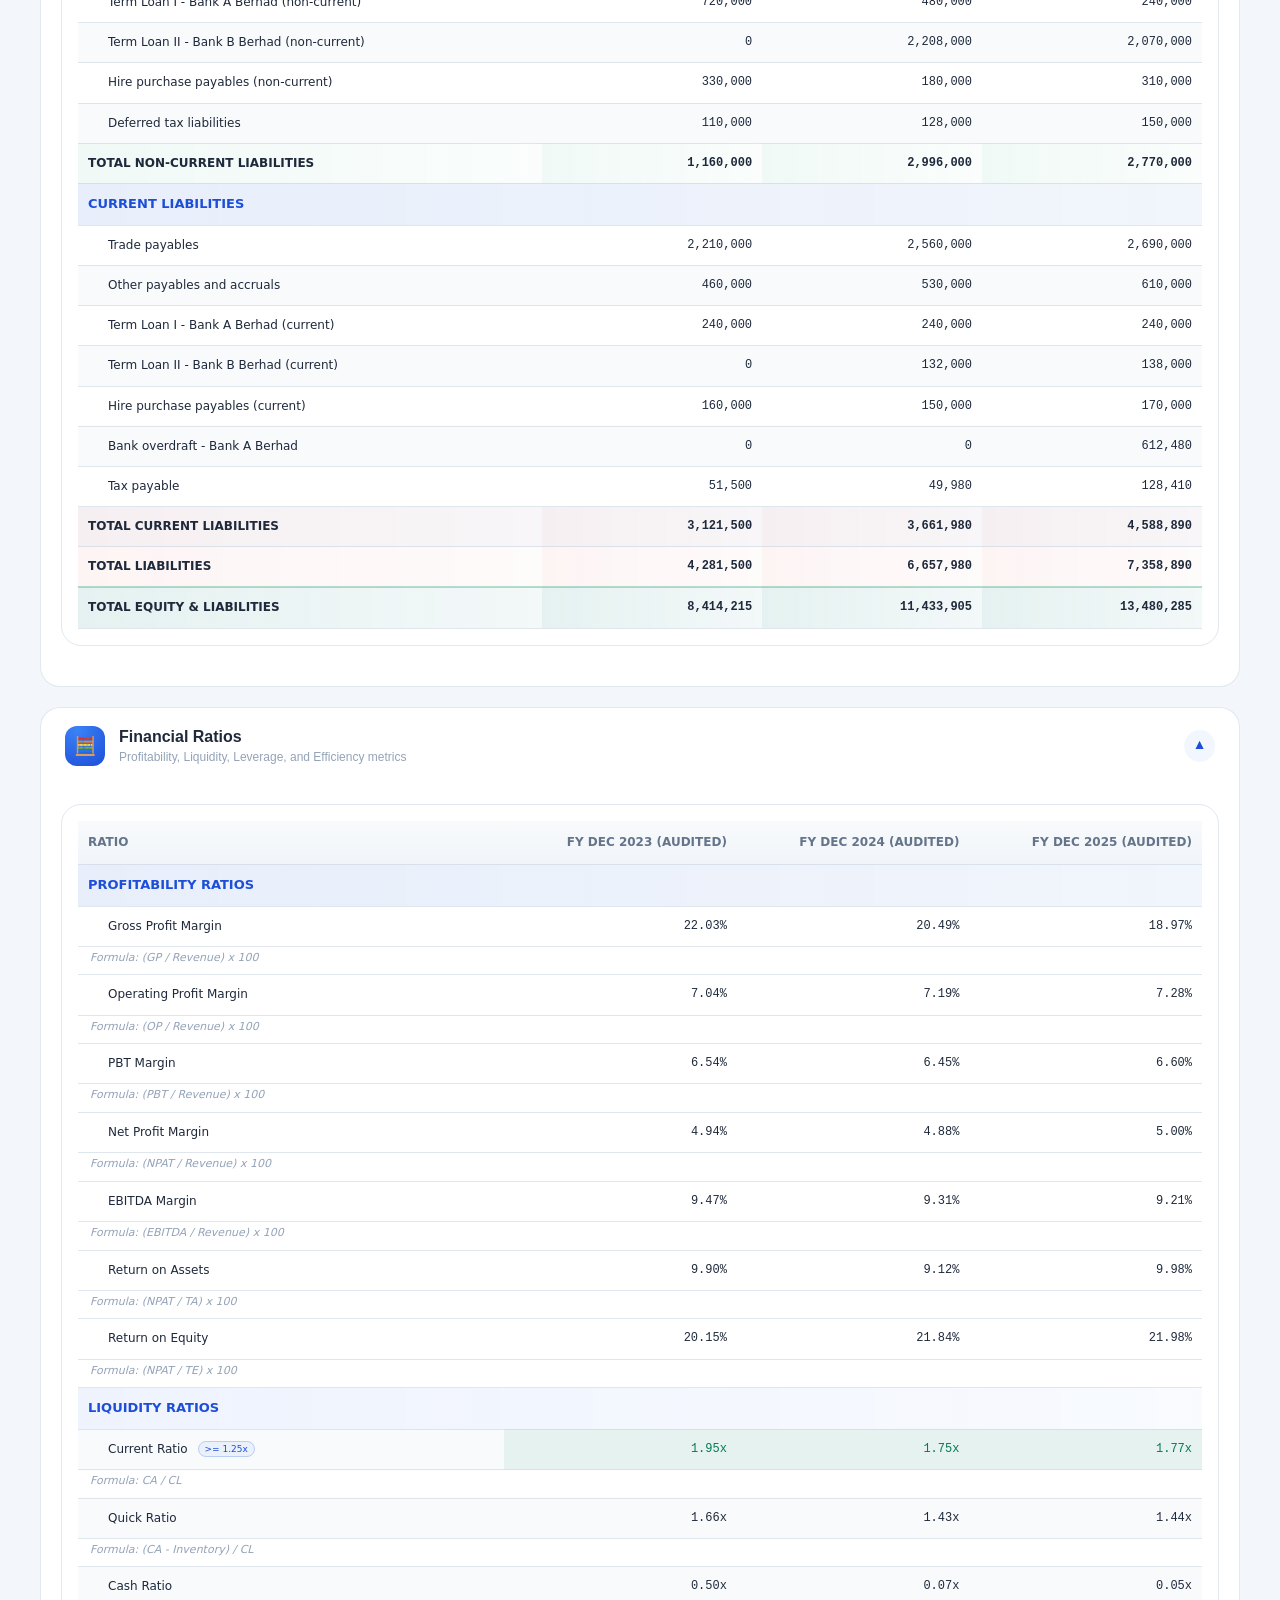
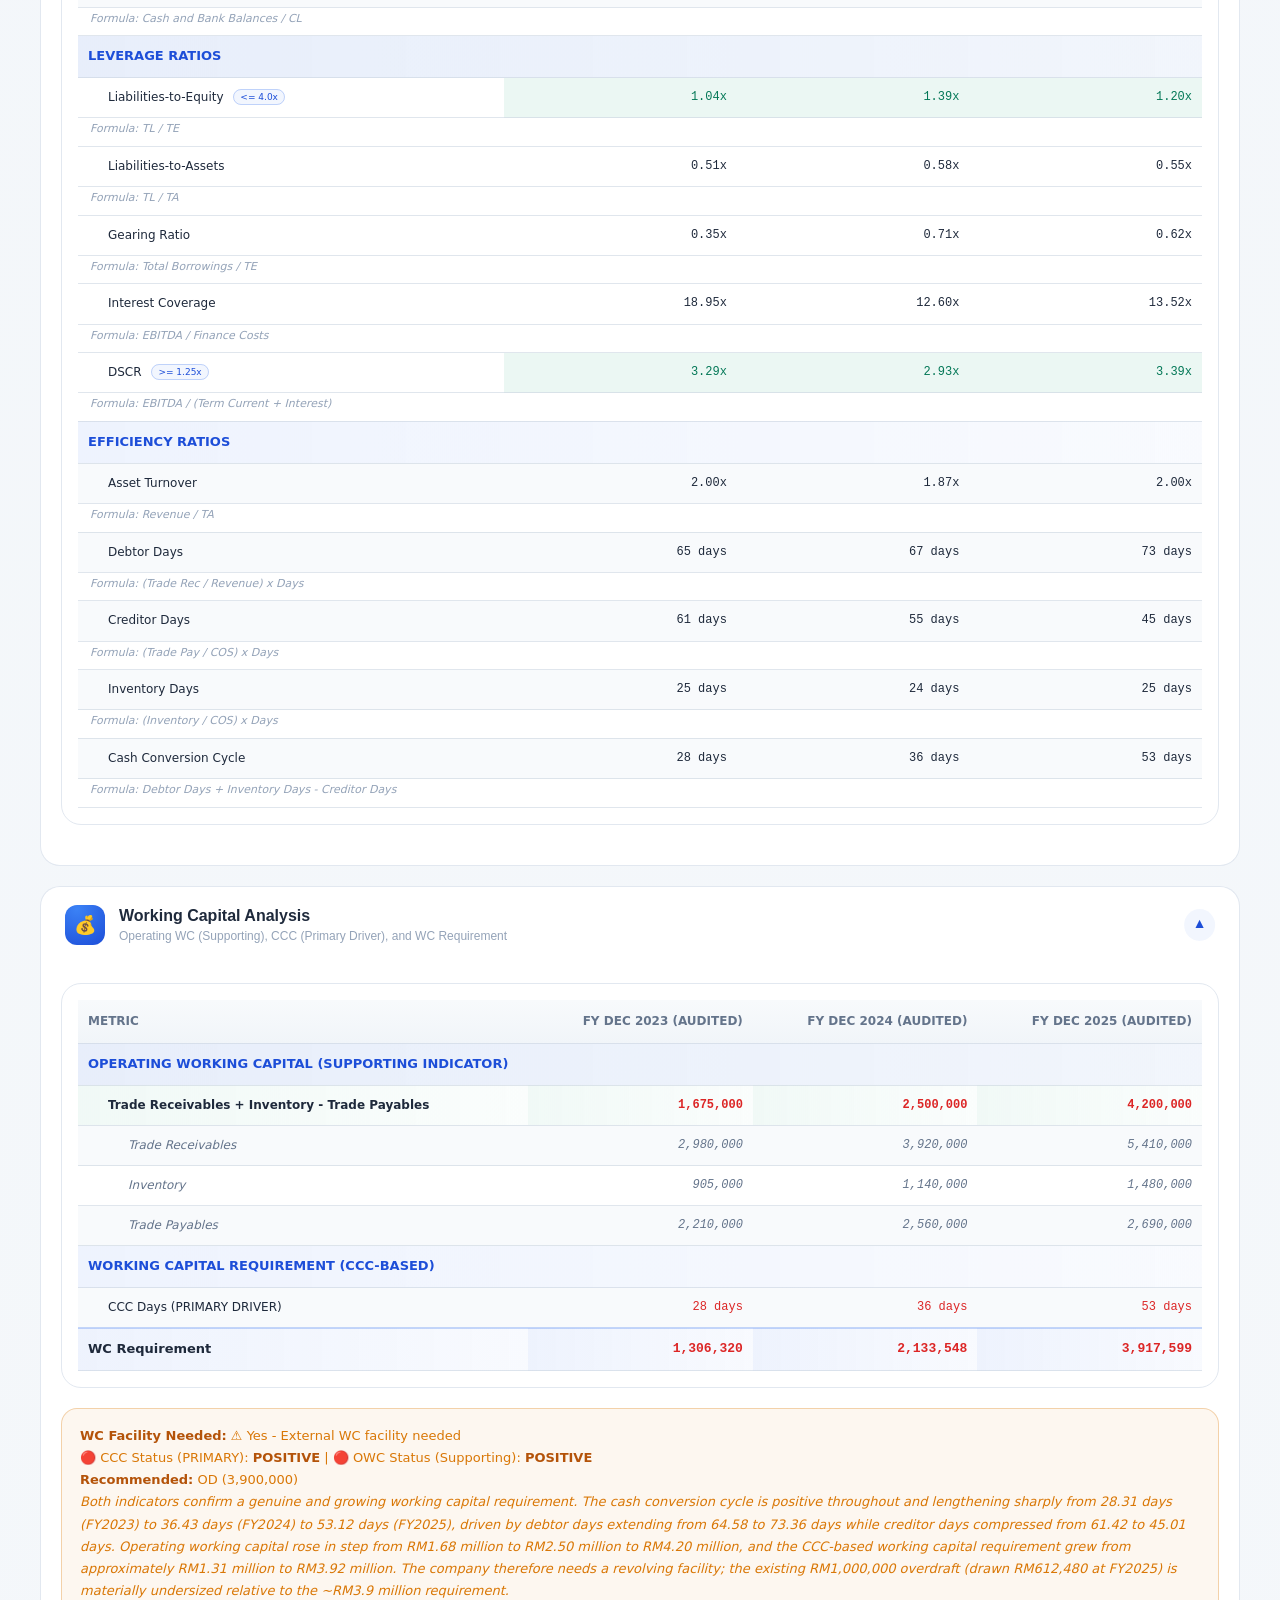
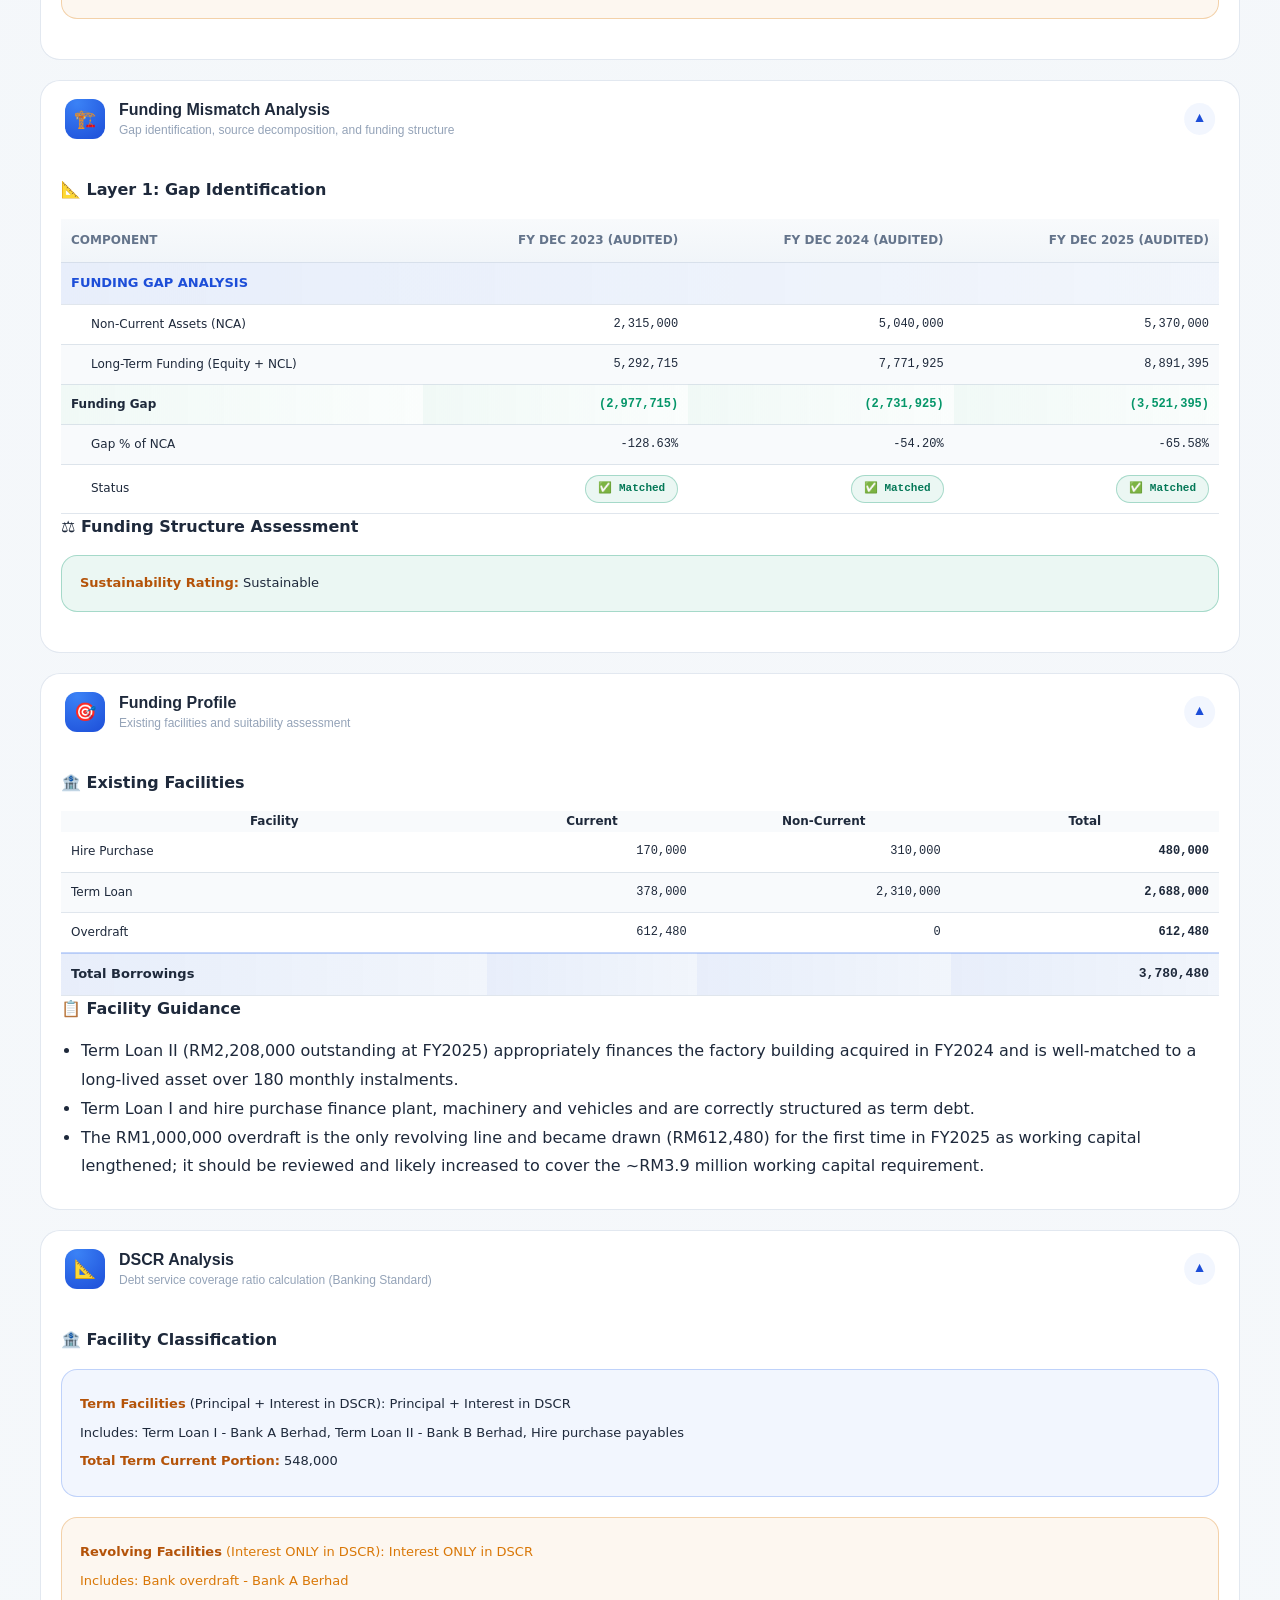
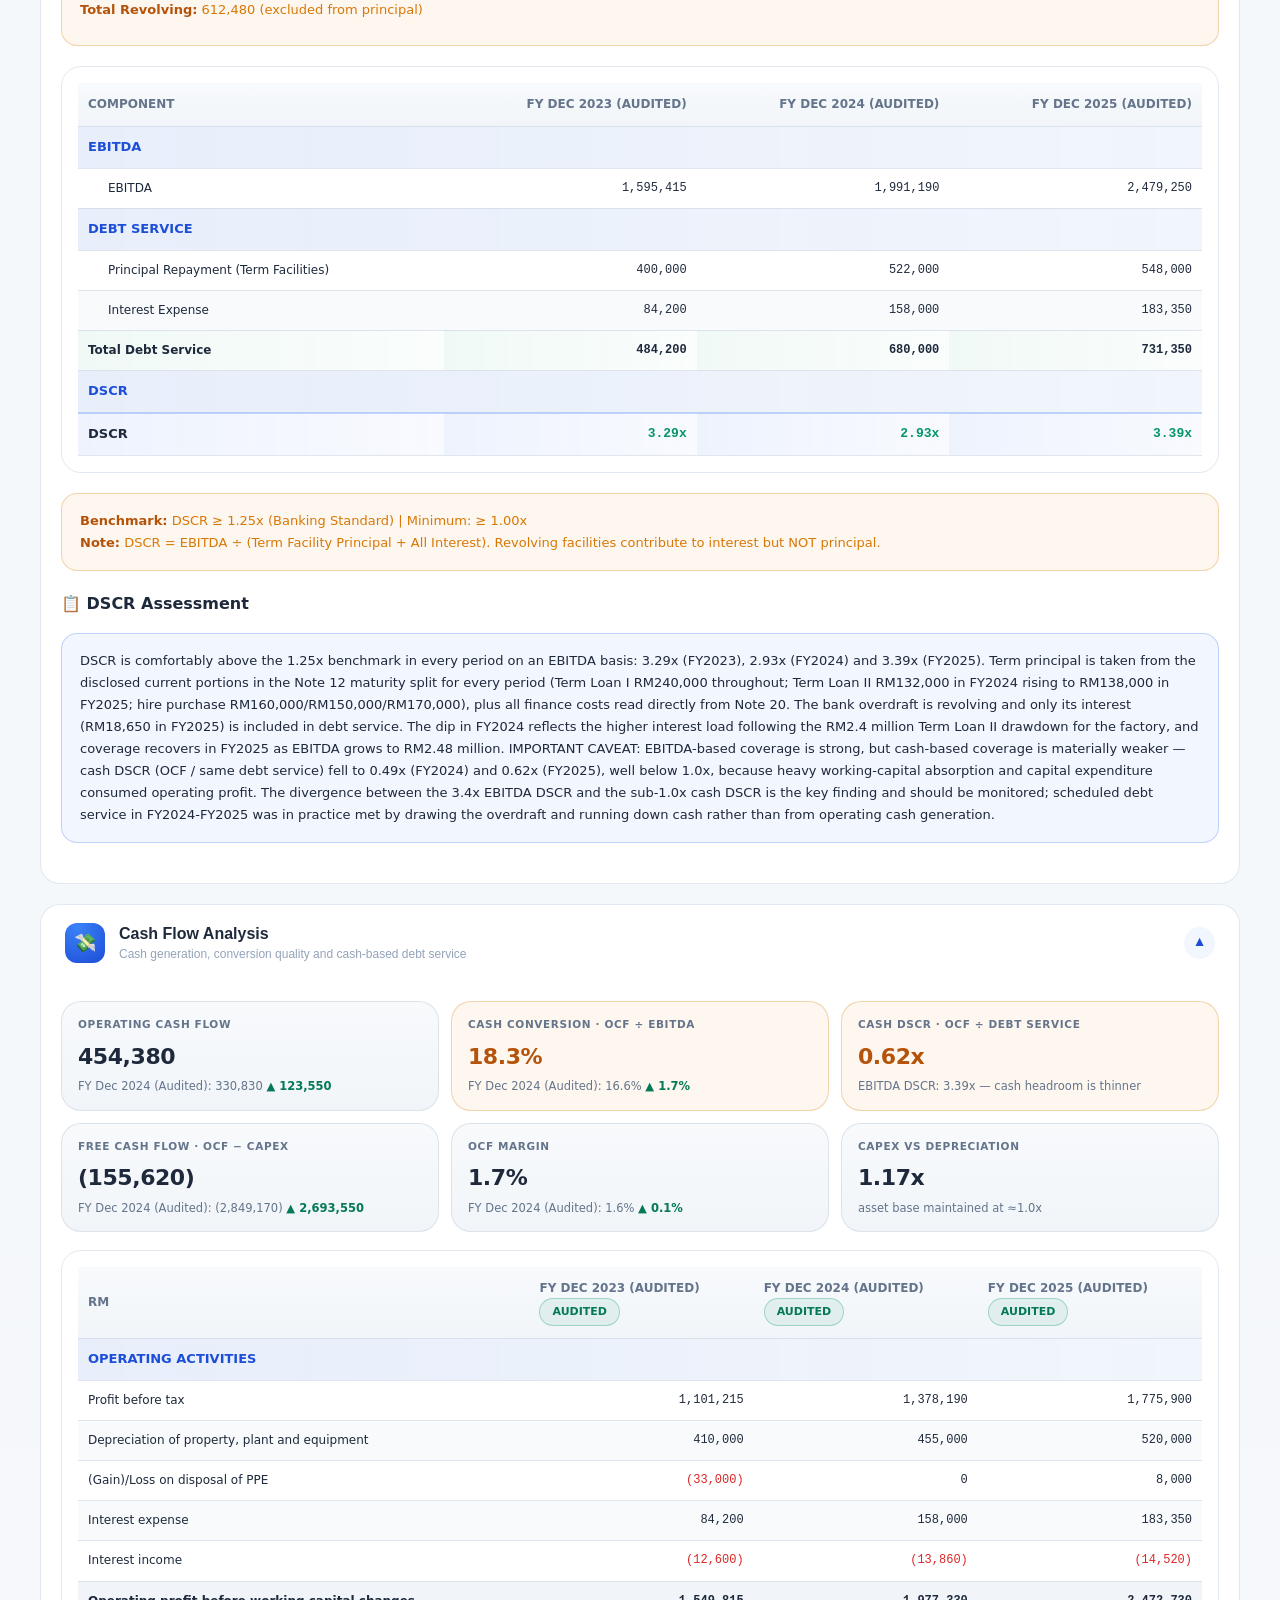
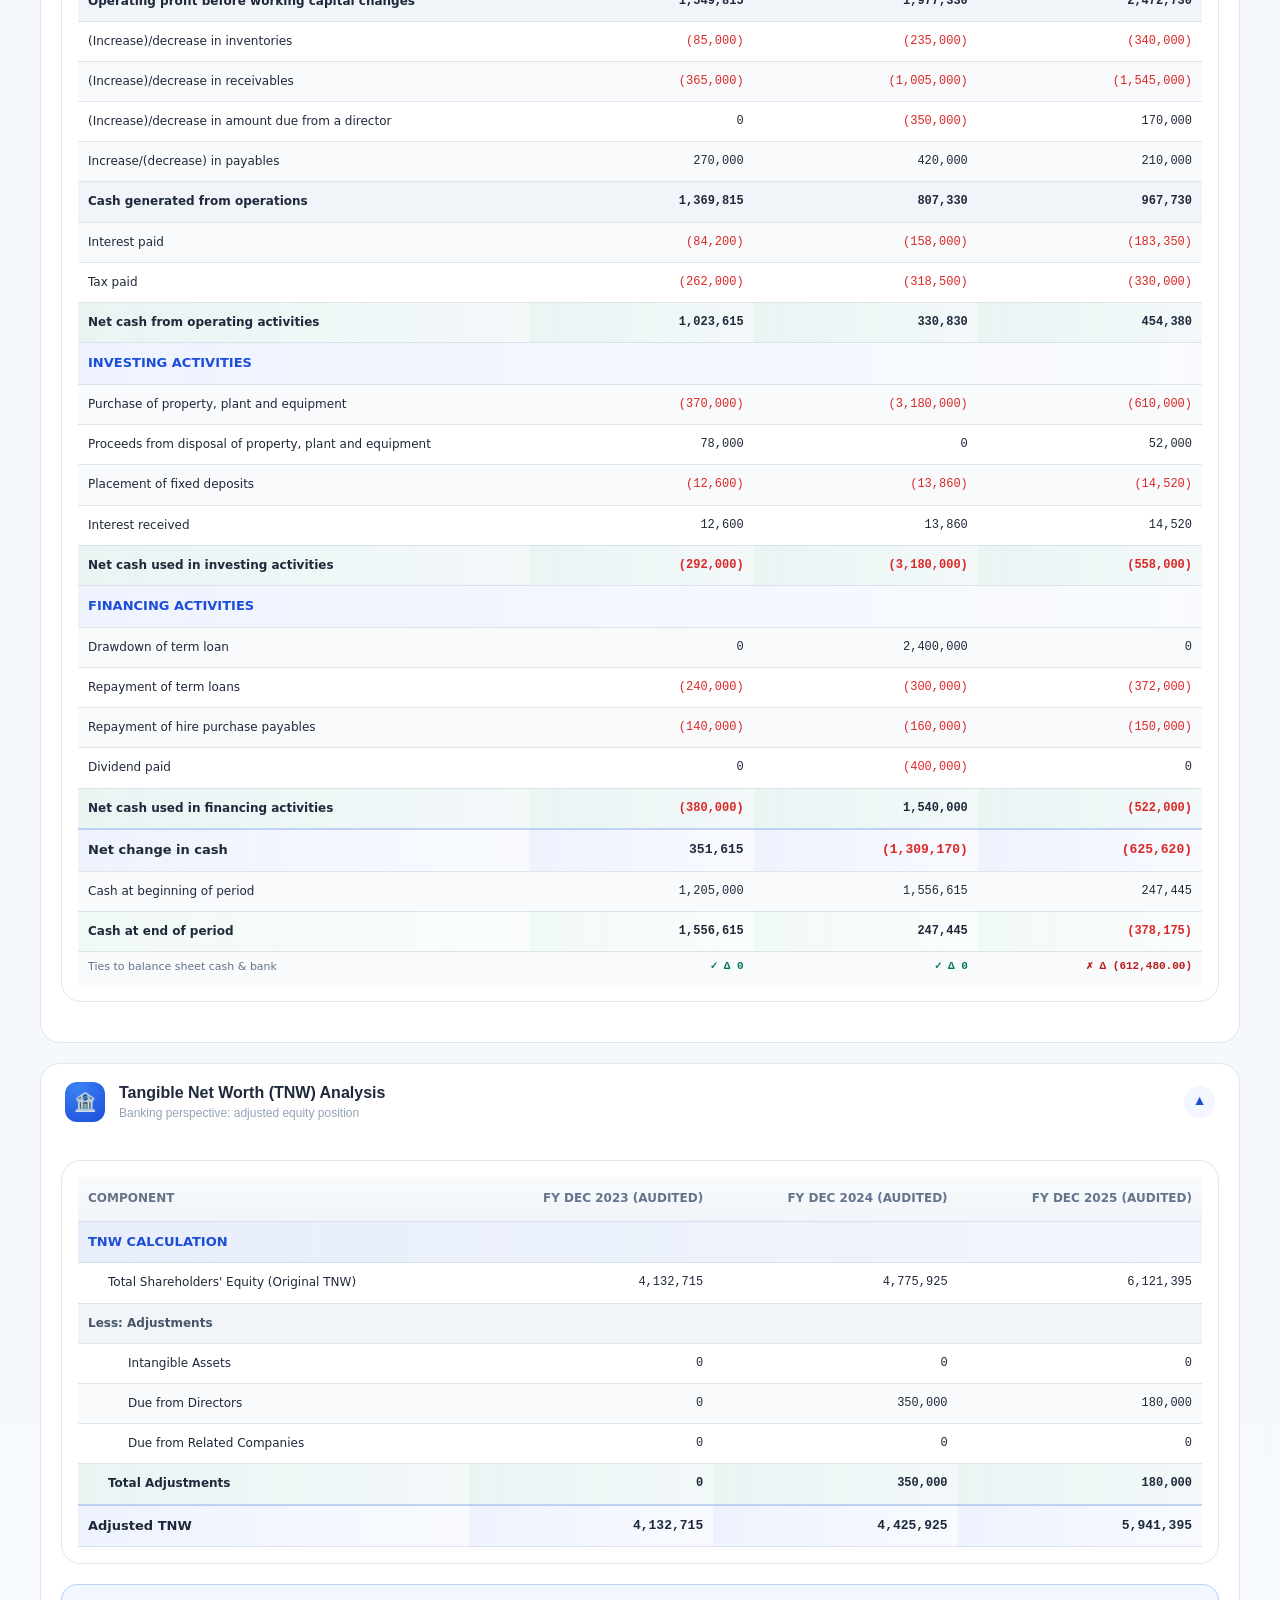
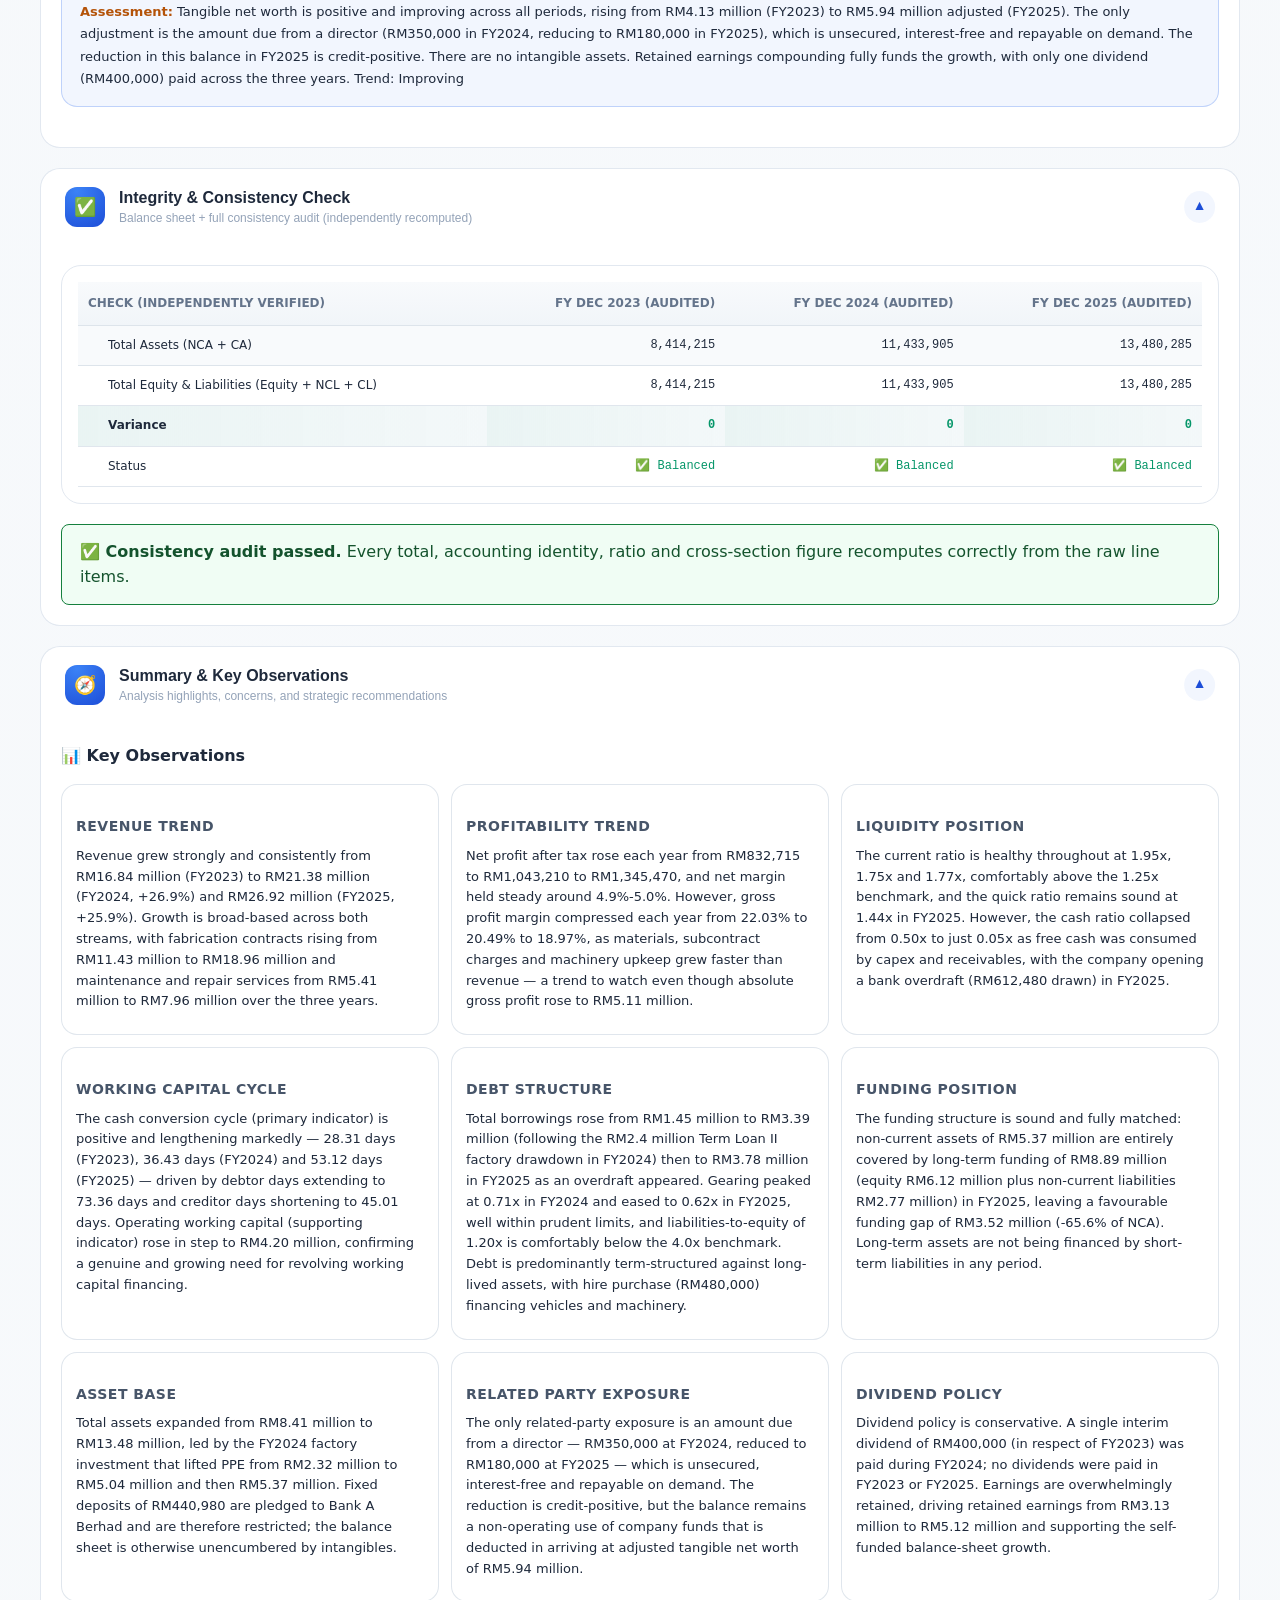
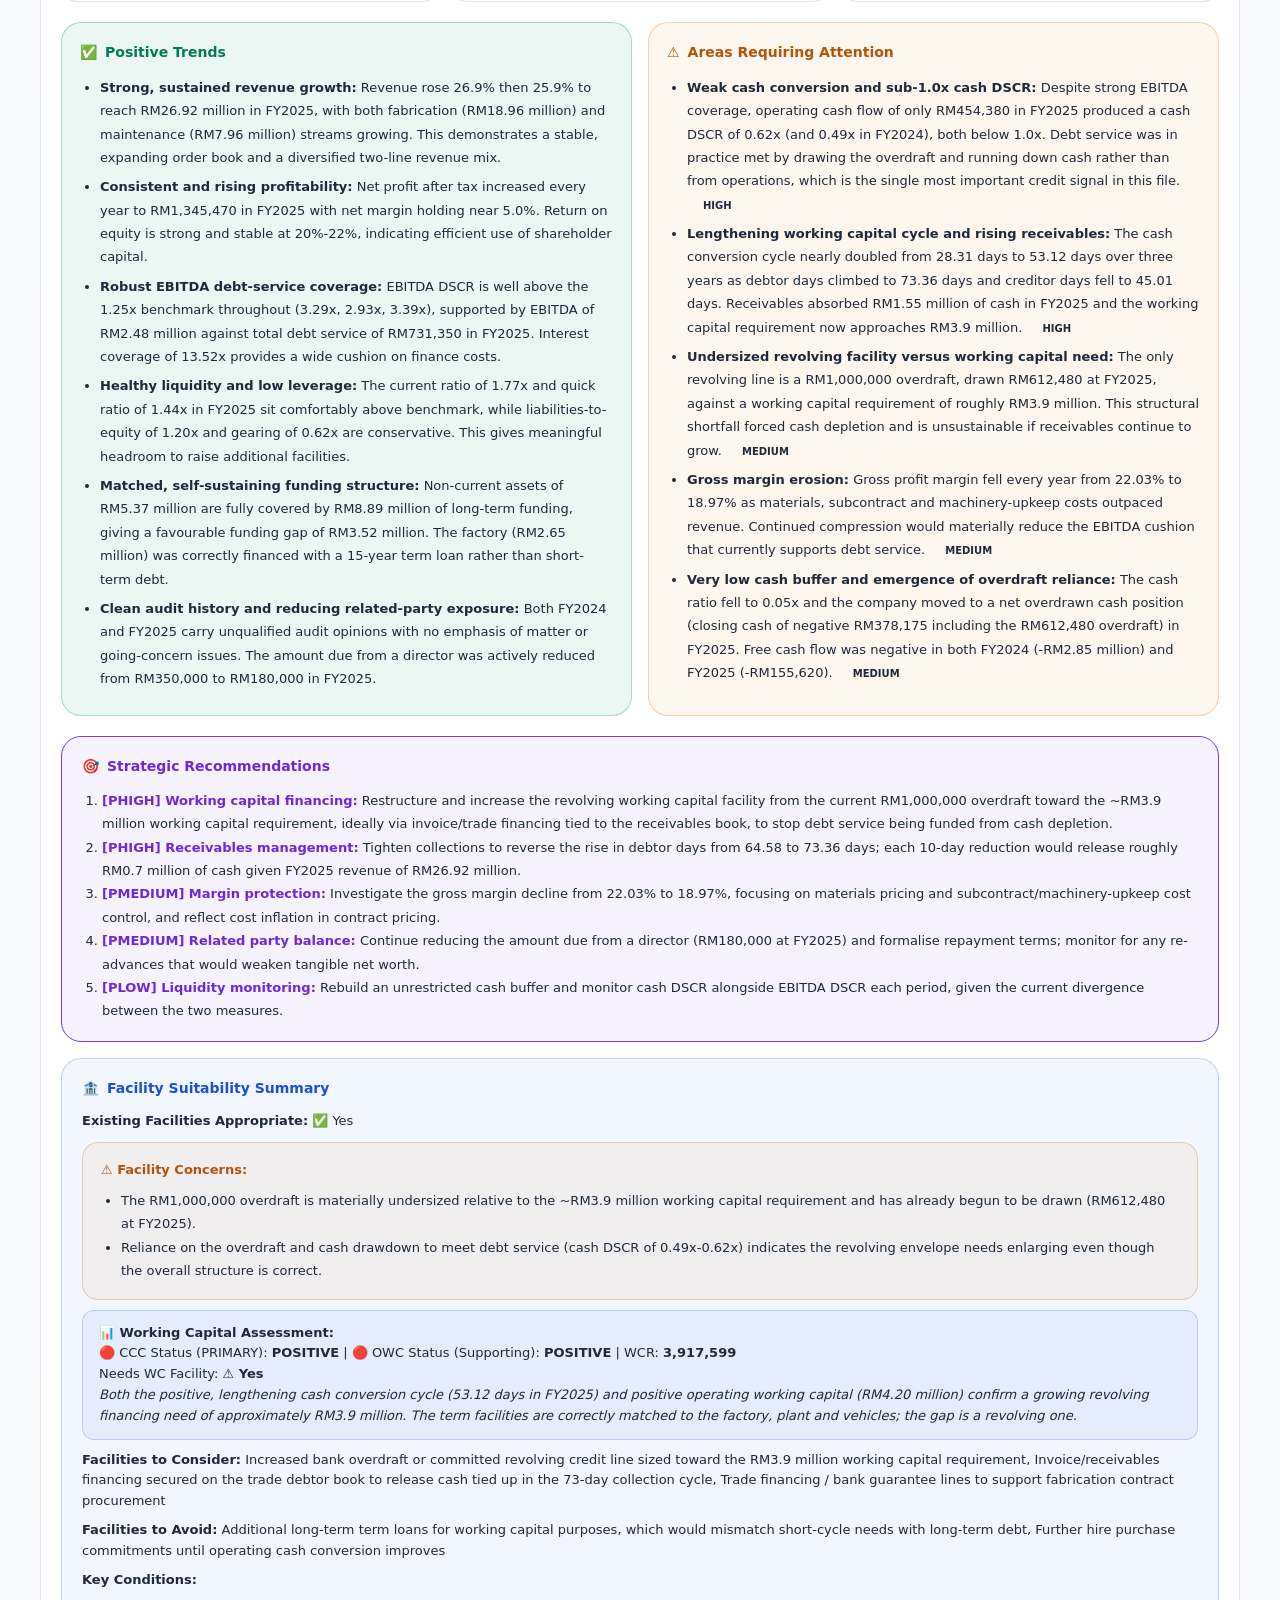
<file: sample-report.html>
<!DOCTYPE html>
<html lang="en" data-theme="light">
<head>
<meta charset="UTF-8">
<meta name="viewport" content="width=device-width, initial-scale=1.0">
<title>Contoh Industri Sdn. Bhd. - Financial Statement Analysis</title>
<style>
/* ============================================
   DUAL THEME CSS - Light & Dark Mode Support
   Version 4.3
   ============================================ */

/* Light Theme (Default) */
:root, [data-theme="light"] {
  --bg:#f8fafc;
  --bg-alt:#ffffff;
  --bg-card:#ffffff;
  --border-card:rgba(226,232,240,1);
  --border-subtle:rgba(203,213,225,0.6);
  
  --accent:#059669;
  --accent-soft:rgba(5,150,105,0.08);
  --accent-border:rgba(5,150,105,0.3);
  --accent-text:#047857;
  
  --danger:#dc2626;
  --danger-soft:rgba(220,38,38,0.06);
  --danger-border:rgba(220,38,38,0.25);
  --danger-text:#b91c1c;
  
  --warn:#d97706;
  --warn-soft:rgba(217,119,6,0.06);
  --warn-border:rgba(217,119,6,0.3);
  --warn-text:#b45309;
  
  --info:#2563eb;
  --info-soft:rgba(37,99,235,0.06);
  --info-border:rgba(37,99,235,0.25);
  --info-text:#1d4ed8;
  
  --text-main:#1e293b;
  --text-secondary:#475569;
  --text-soft:#64748b;
  --text-muted:#94a3b8;
  
  --row-even:#ffffff;
  --row-odd:#f8fafc;
  --row-hover:rgba(37,99,235,0.04);
  
  --purple:#7c3aed;
  --purple-soft:rgba(124,58,237,0.06);
  --purple-text:#6d28d9;
  
  --highlight:#b45309;
  
  --shadow-sm:0 1px 2px rgba(0,0,0,0.04);
  --shadow-md:0 4px 6px -1px rgba(0,0,0,0.05);
  --shadow-lg:0 10px 15px -3px rgba(0,0,0,0.06);
  --shadow-soft:0 10px 15px -3px rgba(0,0,0,0.06);
  
  --header-bg:linear-gradient(135deg,#ffffff,#f8fafc);
  --body-bg:linear-gradient(180deg,#f1f5f9 0%,#f8fafc 100%);
  --card-bg:#ffffff;
  --nav-bg:#ffffff;
  --section-bg:#ffffff;
  --table-header-bg:linear-gradient(180deg,#f8fafc 0%,#f1f5f9 100%);
  
  --section-header-bg:linear-gradient(90deg,rgba(37,99,235,0.08) 0%,rgba(37,99,235,0.03) 100%);
  --total-row-bg:linear-gradient(90deg,rgba(5,150,105,0.06) 0%,rgba(5,150,105,0.02) 100%);
  --grand-total-bg:linear-gradient(90deg,rgba(37,99,235,0.08) 0%,rgba(37,99,235,0.03) 100%);
  --gross-profit-bg:linear-gradient(90deg,rgba(5,150,105,0.08) 0%,rgba(5,150,105,0.02) 100%);
  --expense-total-bg:linear-gradient(90deg,rgba(220,38,38,0.05) 0%,rgba(220,38,38,0.02) 100%);
  --ebitda-bg:linear-gradient(90deg,rgba(124,58,237,0.06) 0%,rgba(124,58,237,0.02) 100%);
  --subsection-bg:rgba(241,245,249,1);
  
  --radius-lg:20px;
  --radius-md:16px;
  --radius-sm:10px;
  --radius-pill:999px;
}

/* Dark Theme */
[data-theme="dark"] {
  --bg:#0f172a;
  --bg-alt:#020617;
  --bg-card:rgba(15,23,42,0.96);
  --border-card:rgba(30,64,175,0.75);
  --border-subtle:rgba(55,65,81,0.7);
  
  --accent:#22c55e;
  --accent-soft:rgba(34,197,94,0.15);
  --accent-border:rgba(34,197,94,0.5);
  --accent-text:#86efac;
  
  --danger:#ef4444;
  --danger-soft:rgba(248,113,113,0.18);
  --danger-border:rgba(248,113,113,0.5);
  --danger-text:#fecaca;
  
  --warn:#f59e0b;
  --warn-soft:rgba(245,158,11,0.16);
  --warn-border:rgba(245,158,11,0.7);
  --warn-text:#fed7aa;
  
  --info:#3b82f6;
  --info-soft:rgba(59,130,246,0.15);
  --info-border:rgba(59,130,246,0.5);
  --info-text:#93c5fd;
  
  --text-main:#e5e7eb;
  --text-secondary:#d1d5db;
  --text-soft:#9ca3af;
  --text-muted:#6b7280;
  
  --row-even:rgba(15,23,42,0.9);
  --row-odd:rgba(15,23,42,0.98);
  --row-hover:rgba(30,64,175,0.15);
  
  --purple:#a78bfa;
  --purple-soft:rgba(167,139,250,0.15);
  --purple-text:#c4b5fd;
  
  --highlight:#facc15;
  
  --shadow-sm:0 1px 2px rgba(0,0,0,0.3);
  --shadow-md:0 4px 6px rgba(0,0,0,0.4);
  --shadow-lg:0 18px 45px rgba(15,23,42,0.8);
  --shadow-soft:0 18px 45px rgba(15,23,42,0.8);
  
  --header-bg:radial-gradient(circle at top left,rgba(56,189,248,0.22),rgba(15,23,42,0.98));
  --body-bg:radial-gradient(circle at top left,#1e293b,#020617 40%,#000);
  --card-bg:linear-gradient(135deg,rgba(15,23,42,0.96),rgba(2,6,23,0.97));
  --nav-bg:linear-gradient(135deg,rgba(15,23,42,0.98),rgba(2,6,23,0.99));
  --section-bg:linear-gradient(135deg,rgba(15,23,42,0.96),rgba(2,6,23,0.97));
  --table-header-bg:radial-gradient(circle at top left,#020617,#020617);
  
  --section-header-bg:linear-gradient(90deg,rgba(59,130,246,0.25),rgba(15,23,42,0.95));
  --total-row-bg:linear-gradient(90deg,rgba(34,197,94,0.12),rgba(15,23,42,0.95));
  --grand-total-bg:linear-gradient(90deg,rgba(250,204,21,0.15),rgba(55,65,81,0.95));
  --gross-profit-bg:linear-gradient(90deg,rgba(34,197,94,0.20),rgba(15,23,42,0.95));
  --expense-total-bg:linear-gradient(90deg,rgba(239,68,68,0.12),rgba(15,23,42,0.95));
  --ebitda-bg:linear-gradient(90deg,rgba(168,85,247,0.15),rgba(15,23,42,0.95));
  --subsection-bg:rgba(51,65,85,0.6);
}

/* Base Styles */
*{box-sizing:border-box}
body{margin:0;padding:32px 16px 40px;font-family:Inter,system-ui,-apple-system,sans-serif;background:var(--body-bg);color:var(--text-main);line-height:1.6;transition:background 0.3s ease, color 0.3s ease}
.page{max-width:1200px;margin:0 auto}
h1,h2,h3,h4{margin:0;font-weight:600;color:var(--text-main)}

/* Theme Toggle Button */
.theme-toggle{position:fixed;top:20px;right:20px;z-index:1000;padding:10px 18px;border-radius:var(--radius-pill);border:1px solid var(--border-card);background:var(--card-bg);color:var(--text-main);font-size:13px;font-weight:600;cursor:pointer;display:flex;align-items:center;gap:8px;box-shadow:var(--shadow-md);transition:all 0.3s ease}
.theme-toggle:hover{transform:translateY(-2px);box-shadow:var(--shadow-lg)}

/* Header Card */
.header-card{background:var(--header-bg);border-radius:24px;padding:24px 28px 20px;border:1px solid var(--border-card);box-shadow:var(--shadow-soft);margin-bottom:24px}
.header-top{display:flex;justify-content:space-between;align-items:flex-start;gap:16px;margin-bottom:20px;flex-wrap:wrap}
.pill{display:inline-flex;align-items:center;gap:6px;padding:4px 12px;border-radius:var(--radius-pill);border:1px solid var(--border-subtle);background:var(--bg-card);color:var(--text-soft);font-size:11px;text-transform:uppercase;margin-bottom:12px}
.title-block h1{font-size:26px;display:flex;align-items:center;gap:12px;color:var(--text-main)}
.title-icon{width:36px;height:36px;border-radius:12px;display:inline-flex;align-items:center;justify-content:center;background:radial-gradient(circle at 30% 10%,#3b82f6,#1d4ed8);box-shadow:0 0 0 1px rgba(59,130,246,0.8),0 12px 25px rgba(29,78,216,0.7);font-size:18px}
.title-block p{margin:8px 0 0;color:var(--text-soft);font-size:14px}
.header-meta{display:grid;grid-template-columns:repeat(2,minmax(0,1fr));gap:12px 24px;font-size:13px}
.meta-label{color:var(--text-muted);text-transform:uppercase;font-size:11px;margin-bottom:4px}
.meta-value{color:var(--text-main);font-weight:500}
.header-bottom{display:flex;justify-content:space-between;gap:12px;align-items:center;margin-top:16px;padding-top:16px;border-top:1px solid var(--border-subtle);flex-wrap:wrap}
.badges{display:flex;flex-wrap:wrap;gap:8px}
.badge{font-size:11px;padding:4px 12px;border-radius:var(--radius-pill);display:inline-flex;align-items:center;gap:6px;border:1px solid transparent}
.badge-ok{border-color:var(--accent-border);background:var(--accent-soft);color:var(--accent-text)}
.badge-warn{border-color:var(--warn-border);background:var(--warn-soft);color:var(--warn-text)}
.badge-info{border-color:var(--info-border);background:var(--info-soft);color:var(--info-text)}
.badge-danger{border-color:var(--danger-border);background:var(--danger-soft);color:var(--danger-text)}
.stamp{font-size:11px;color:var(--text-muted);text-align:right}

/* Navigation Bar */
.nav-bar{background:var(--nav-bg);border-radius:var(--radius-lg);border:1px solid var(--border-card);padding:16px 20px;margin-bottom:24px;position:sticky;top:10px;z-index:100;box-shadow:var(--shadow-md)}
.nav-bar-header{display:flex;justify-content:space-between;align-items:center;margin-bottom:12px;flex-wrap:wrap;gap:10px}
.nav-bar-title{font-size:13px;font-weight:600;color:var(--text-soft);text-transform:uppercase}
.nav-controls{display:flex;gap:8px}
.nav-btn{padding:6px 14px;font-size:11px;font-weight:600;border-radius:var(--radius-pill);border:1px solid var(--info-border);background:var(--info-soft);color:var(--info-text);cursor:pointer;transition:all 0.2s ease}
.nav-btn:hover{background:rgba(59,130,246,0.2)}
.nav-btn.accent{border-color:var(--accent-border);background:var(--accent-soft);color:var(--accent-text)}
.nav-links{display:flex;flex-wrap:wrap;gap:8px}
.nav-link{padding:6px 12px;font-size:11px;border-radius:var(--radius-sm);background:var(--bg-card);color:var(--text-soft);text-decoration:none;border:1px solid transparent;transition:all 0.2s ease}
.nav-link:hover{background:var(--info-soft);color:var(--info-text);border-color:var(--info-border)}

/* Collapsible Sections */
.collapsible-section{margin-bottom:20px}
.section-toggle{width:100%;background:var(--section-bg);border:1px solid var(--border-card);border-radius:var(--radius-lg);padding:18px 24px;cursor:pointer;display:flex;justify-content:space-between;align-items:center;color:var(--text-main);transition:all 0.2s ease}
.section-toggle:hover{background:var(--row-hover)}
.section-toggle.active{border-bottom-left-radius:0;border-bottom-right-radius:0;border-bottom:none}
.toggle-left{display:flex;align-items:center;gap:14px}
.toggle-icon-wrapper{width:40px;height:40px;border-radius:12px;display:flex;align-items:center;justify-content:center;background:radial-gradient(circle at 30% 10%,#3b82f6,#1d4ed8);font-size:18px}
.toggle-text h3{font-size:16px;color:var(--text-main);margin-bottom:4px}
.toggle-text p{font-size:12px;color:var(--text-muted);margin:0}
.toggle-arrow{width:32px;height:32px;border-radius:50%;background:var(--subsection-bg);display:flex;align-items:center;justify-content:center;font-size:14px;color:var(--text-soft);transition:all 0.3s ease}
.section-toggle.active .toggle-arrow{transform:rotate(180deg);background:var(--info-soft);color:var(--info-text)}
.section-content{display:block;background:var(--section-bg);border:1px solid var(--border-card);border-top:none;border-bottom-left-radius:var(--radius-lg);border-bottom-right-radius:var(--radius-lg);padding:20px}
.section-content.hide{display:none}

/* Cards */
.card{background:var(--card-bg);border-radius:var(--radius-lg);border:1px solid var(--border-card);padding:20px;margin-bottom:20px}
.card h2{font-size:16px;margin-bottom:16px;display:flex;align-items:center;gap:10px}
.section-content>.card,.section-content>.audit-opinion-card{border:none;padding:0;margin:0;background:transparent;box-shadow:none}

/* Note Boxes */
.note-box{border-radius:var(--radius-md);padding:16px 18px;margin-bottom:20px;font-size:13px;line-height:1.7}
.note-box.info{background:var(--info-soft);border:1px solid var(--info-border)}
.note-box.warning{background:var(--warn-soft);border:1px solid var(--warn-border)}
.note-box strong{color:var(--highlight)}

/* Tables */
.table-card{background:var(--card-bg);border-radius:var(--radius-lg);border:1px solid var(--border-card);padding:16px;overflow:hidden;margin-bottom:20px}
.table-wrapper{overflow-x:auto}
table{width:100%;border-collapse:collapse;font-size:12px}
thead th{text-align:left;padding:12px 10px;background:var(--table-header-bg);color:var(--text-soft);font-weight:600;text-transform:uppercase;border-bottom:1px solid var(--border-subtle);white-space:nowrap}
thead th.number{text-align:right}
tbody td{padding:10px;border-bottom:1px solid var(--border-subtle);white-space:nowrap;color:var(--text-main)}
tbody td.number{text-align:right;font-family:monospace}
tbody tr:nth-child(even){background:var(--row-even)}
tbody tr:nth-child(odd){background:var(--row-odd)}
tbody tr:hover{background:var(--row-hover)}

/* Table Row Types */
.section-header-row td{background:var(--section-header-bg)!important;color:var(--info-text)!important;font-weight:600;font-size:13px;text-transform:uppercase}
.subsection-header-row td{background:var(--subsection-bg)!important;color:var(--text-secondary)!important;font-weight:600}
.total-row td{background:var(--total-row-bg)!important;font-weight:600;border-top:1px solid var(--accent-border)}
.grand-total-row td{background:var(--grand-total-bg)!important;font-weight:700;font-size:13px;border-top:2px solid var(--info-border)}
.gross-profit-row td{background:var(--gross-profit-bg)!important;font-weight:600;border-top:2px solid var(--accent-border)}
.expense-total-row td{background:var(--expense-total-bg)!important;font-weight:600}
.ebitda-row td{background:var(--ebitda-bg)!important;font-weight:600}

/* Text Formatting */
.indent-1{padding-left:30px!important}
.indent-2{padding-left:50px!important}
.positive{color:var(--accent)!important}
.negative{color:var(--danger)!important}
.warning{color:var(--warn)!important}
.muted{color:var(--text-soft)!important;font-style:italic}

/* Observation Grid */
.obs-grid{display:grid;grid-template-columns:repeat(2,minmax(0,1fr));gap:16px;margin-bottom:20px}
.obs-box{border-radius:var(--radius-lg);padding:18px;font-size:13px}
.obs-box.positive{background:var(--accent-soft);border:1px solid var(--accent-border)}
.obs-box.caution{background:var(--warn-soft);border:1px solid var(--warn-border)}
.obs-title{font-size:14px;font-weight:600;margin-bottom:12px;display:flex;align-items:center;gap:8px}
.obs-box.positive .obs-title{color:var(--accent-text)}
.obs-box.caution .obs-title{color:var(--warn-text)}
.obs-list{padding-left:20px;margin:0;line-height:1.8;color:var(--text-main)}
.obs-list li{margin-bottom:6px}
.obs-list li strong{color:var(--text-main)}

/* Recommendations Box */
.reco-box{border-radius:var(--radius-lg);padding:18px 20px;background:var(--purple-soft);border:1px solid var(--purple);font-size:13px}
.reco-box .obs-title{color:var(--purple-text)}
.reco-box ol{margin:10px 0 0;padding-left:20px;line-height:1.8;color:var(--text-main)}
.reco-box li strong{color:var(--purple-text)}

/* Severity Badges */
.severity-badge{font-size:10px;padding:2px 8px;border-radius:var(--radius-pill);font-weight:600;text-transform:uppercase;margin-left:8px}
.severity-critical{background:var(--danger-soft);color:var(--danger-text);border:1px solid var(--danger-border)}
.severity-high{background:rgba(239,68,68,0.15);color:#dc2626;border:1px solid rgba(239,68,68,0.4)}
.severity-medium{background:var(--warn-soft);color:var(--warn-text);border:1px solid var(--warn-border)}
.severity-low{background:var(--info-soft);color:var(--info-text);border:1px solid var(--info-border)}

/* v6.12: Benchmark Badges for Ratios */
.benchmark-badge{font-size:9px;padding:2px 6px;border-radius:var(--radius-pill);font-weight:500;margin-left:6px;background:var(--info-soft);color:var(--info-text);border:1px solid var(--info-border);vertical-align:middle}
.benchmark-pass{background:var(--accent-soft) !important;color:var(--accent-text) !important}
.benchmark-fail{background:var(--danger-soft) !important;color:var(--danger-text) !important}

/* v6.12: Formula Display Row */
.formula-display-row{background:transparent !important}
.formula-display-row td{padding:2px 12px 8px !important;border-bottom:1px solid var(--border-subtle) !important}
.formula-row{font-size:11px;color:var(--text-muted);font-style:italic}

/* Status Pills */
.status-pill{display:inline-flex;align-items:center;padding:4px 12px;border-radius:var(--radius-pill);font-size:11px;font-weight:600}
.status-matched{background:var(--accent-soft);color:var(--accent-text);border:1px solid var(--accent-border)}
.status-minor{background:var(--info-soft);color:var(--info-text);border:1px solid var(--info-border)}
.status-moderate{background:var(--warn-soft);color:var(--warn-text);border:1px solid var(--warn-border)}
.status-severe{background:var(--danger-soft);color:var(--danger-text);border:1px solid var(--danger-border)}

/* Key Observations Grid */
.key-obs-grid{display:grid;grid-template-columns:repeat(3,minmax(0,1fr));gap:12px;margin-bottom:20px}
.key-obs-item{background:var(--bg-card);border:1px solid var(--border-subtle);border-radius:var(--radius-md);padding:14px}
.key-obs-item h4{font-size:11px;color:var(--text-muted);text-transform:uppercase;margin-bottom:8px;letter-spacing:0.5px}
.key-obs-item p{font-size:13px;color:var(--text-main);margin:0;line-height:1.6}

/* Facility Box */
.facility-box{border-radius:var(--radius-lg);padding:18px 20px;background:var(--info-soft);border:1px solid var(--info-border);font-size:13px;margin-top:16px}
.facility-box .obs-title{color:var(--info-text)}
.facility-box ul{margin:10px 0 0;padding-left:20px;line-height:1.8;color:var(--text-main)}
.facility-box p{margin:8px 0}

/* Note Box Variants */
.note-box.success{background:var(--accent-soft);border:1px solid var(--accent-border)}
.note-box.danger{background:var(--danger-soft);border:1px solid var(--danger-border)}

/* Audit Opinion Section (v6.11) */
.audit-opinion-card{background:var(--card-bg);border-radius:var(--radius-lg);border:1px solid var(--border-card);padding:20px;margin-bottom:20px}
.audit-opinion-grid{display:grid;grid-template-columns:repeat(auto-fit,minmax(280px,1fr));gap:16px}
.audit-opinion-item{background:var(--bg-card);border:1px solid var(--border-subtle);border-radius:var(--radius-md);padding:16px}
.audit-opinion-item.clean{border-left:4px solid var(--accent)}
.audit-opinion-item.qualified{border-left:4px solid var(--warn)}
.audit-opinion-item.adverse{border-left:4px solid var(--danger)}
.audit-opinion-item h4{font-size:13px;color:var(--text-main);margin-bottom:12px;display:flex;align-items:center;gap:8px}
.audit-opinion-item .opinion-badge{font-size:10px;padding:3px 10px;border-radius:var(--radius-pill);font-weight:600;text-transform:uppercase}
.opinion-badge.clean{background:var(--accent-soft);color:var(--accent-text);border:1px solid var(--accent-border)}
.opinion-badge.qualified{background:var(--warn-soft);color:var(--warn-text);border:1px solid var(--warn-border)}
.opinion-badge.adverse{background:var(--danger-soft);color:var(--danger-text);border:1px solid var(--danger-border)}
.opinion-badge.disclaimer{background:var(--danger-soft);color:var(--danger-text);border:1px solid var(--danger-border)}
.opinion-badge.emphasis{background:var(--info-soft);color:var(--info-text);border:1px solid var(--info-border)}
.audit-opinion-item .detail{font-size:12px;color:var(--text-soft);margin:6px 0;line-height:1.5}
.audit-opinion-item .detail strong{color:var(--text-secondary)}
.going-concern-alert{background:var(--danger-soft);border:1px solid var(--danger-border);border-radius:var(--radius-sm);padding:8px 12px;margin-top:10px;font-size:11px;color:var(--danger-text)}

/* Expense Includes Tooltip (v6.11) */
.includes-tooltip{position:relative;display:inline-block;cursor:help;border-bottom:1px dotted var(--text-muted)}
.includes-tooltip .tooltip-text{visibility:hidden;width:200px;background-color:var(--bg-card);color:var(--text-main);text-align:left;border-radius:var(--radius-sm);padding:8px 10px;position:absolute;z-index:10;bottom:125%;left:50%;margin-left:-100px;opacity:0;transition:opacity 0.3s;font-size:11px;border:1px solid var(--border-card);box-shadow:var(--shadow-md)}
.includes-tooltip:hover .tooltip-text{visibility:visible;opacity:1}
.includes-tooltip .tooltip-text::after{content:"";position:absolute;top:100%;left:50%;margin-left:-5px;border-width:5px;border-style:solid;border-color:var(--border-card) transparent transparent transparent}

/* Report Footer (v6.5) */
.report-footer{background:#f8fafc;border-top:1px solid #e2e8f0;padding:30px 40px;margin-top:30px;border-radius:0 0 var(--radius-lg) var(--radius-lg)}
[data-theme="dark"] .report-footer{background:rgba(15,23,42,0.95);border-top-color:rgba(55,65,81,0.7)}
.confidential-banner{font-size:11px;color:#64748b;text-align:center;padding:8px 16px;background:#f8fafc;border:1px solid #e2e8f0;border-radius:6px;margin-bottom:20px;letter-spacing:0.3px;font-style:italic}
[data-theme="dark"] .confidential-banner{background:rgba(30,41,59,0.5);color:#9ca3af;border-color:rgba(55,65,81,0.7)}
.disclaimer{font-size:11px;color:#64748b;line-height:1.7;padding:15px 20px;background:#f1f5f9;border-left:3px solid #94a3b8;border-radius:0 4px 4px 0;margin-bottom:20px}
[data-theme="dark"] .disclaimer{background:rgba(51,65,85,0.5);color:#9ca3af;border-left-color:#6b7280}
.disclaimer-title{font-weight:600;color:#475569;margin-bottom:5px;font-size:10px;text-transform:uppercase;letter-spacing:0.5px}
[data-theme="dark"] .disclaimer-title{color:#d1d5db}
.copyright{text-align:center;font-size:11px;color:#94a3b8;padding-top:15px;border-top:1px solid #e2e8f0}
[data-theme="dark"] .copyright{color:#6b7280;border-top-color:rgba(55,65,81,0.7)}
.copyright-main{font-weight:500;color:#64748b;margin-bottom:3px}
[data-theme="dark"] .copyright-main{color:#9ca3af}
.copyright-sub{font-size:10px}

/* Cards for new sections */
.card{background:var(--card-bg);border-radius:var(--radius-lg);border:1px solid var(--border-card);padding:20px;margin-bottom:20px}
.card h2{font-size:16px;margin-bottom:16px;display:flex;align-items:center;gap:10px}
.card h4{font-size:14px;margin:16px 0 8px;color:var(--text-secondary)}
.card ul{margin:8px 0;padding-left:20px;line-height:1.8}
.card p{margin:8px 0;line-height:1.6}
.section-content>.card,.section-content>.audit-opinion-card{border:none;padding:0;margin:0;background:transparent;box-shadow:none}

/* Footer */
footer{margin-top:20px;font-size:11px;color:var(--text-muted);padding-top:16px;text-align:center}
footer p{margin:4px 0}

/* Print Styles */
@media print{
  body{background:white!important;padding:16px}
  .nav-bar,.theme-toggle{display:none}
  /* Keep the section header visible as a static heading in print — it carries
     the section TITLE (e.g. "Management Accounts — Limitations"). Hiding the
     whole toggle dropped every title from the PDF; only the interactive chevron
     should go. */
  .section-toggle{display:flex!important;cursor:default;box-shadow:none!important;border:1px solid #e5e7eb!important;border-bottom:none!important;border-radius:12px 12px 0 0!important;padding:18px 24px!important}
  .toggle-text p{margin-bottom:2px!important}
  .toggle-arrow{display:none!important}
  .section-content{display:block!important;border:1px solid #e5e7eb!important;border-top:none!important;border-radius:0 0 12px 12px!important;margin-bottom:16px}
  .collapsible-section{page-break-inside:auto}
  *{color:#1e293b!important;background:white!important}
  .header-card,.card,.table-card,.obs-box,.note-box,.reco-box,.facility-box{background:white!important;border:1px solid #e5e7eb!important}
  .confidential-banner{background:#f8f8f8!important;border:1px solid #ddd!important}
  thead th{background:#f9fafb!important;color:#374151!important}
  .report-footer{background:#f9fafb!important}
  .disclaimer{background:#f3f4f6!important}
}

/* Responsive */
@media (max-width:768px){
  .obs-grid{grid-template-columns:1fr}
  .key-obs-grid{grid-template-columns:1fr}
  .header-meta{grid-template-columns:1fr}
  .header-top{flex-direction:column}
  .header-bottom{flex-direction:column;align-items:flex-start}
  .nav-links{gap:6px}
  .nav-link{padding:6px 10px;font-size:11px}
  .theme-toggle{top:auto;bottom:20px;right:20px}
  .report-footer{padding:20px}
}

/* --- FORCE LEFT ALIGNMENT FOR SECTION HEADERS --- */
.section-toggle{text-align:left !important}
.toggle-left{justify-content:flex-start !important;width:100% !important}
.toggle-icon-wrapper{min-width:40px;max-width:40px;flex-shrink:0;overflow:hidden}
.toggle-text{text-align:left !important}
.toggle-text h3,.toggle-text p{text-align:left !important;margin-left:0 !important}

</style>
<style>
.cf-tiles{display:grid;grid-template-columns:repeat(3,minmax(0,1fr));gap:12px;margin-bottom:18px}
.cf-tile{border:1px solid var(--border-subtle);border-radius:var(--radius-lg);padding:14px 16px;background:var(--table-header-bg)}
.cf-tile.caution{border-color:var(--warn-border);background:var(--warn-soft)}
.cf-tile-label{font-size:10.5px;font-weight:700;text-transform:uppercase;letter-spacing:.06em;color:var(--text-soft);margin-bottom:6px}
.cf-tile-value{font-size:22px;font-weight:800;letter-spacing:-.02em;font-variant-numeric:tabular-nums;color:var(--text-main)}
.cf-tile.caution .cf-tile-value{color:var(--warn-text)}
.cf-tile-sub{font-size:11.5px;color:var(--text-soft);margin-top:3px;font-variant-numeric:tabular-nums}
.cf-up{color:var(--accent-text);font-weight:600}
.cf-down{color:var(--warn-text);font-weight:600}
.cf-col-derived{background:var(--info-soft)}
.cf-tie-row td{font-size:11px;border-bottom:none;padding-top:6px;color:var(--text-soft)}
.cf-tie-ok{color:var(--accent-text)!important;font-weight:600}
.cf-tie-bad{color:var(--danger-text)!important;font-weight:700}
.cf-note-list{margin:8px 0 0;padding-left:20px;line-height:1.7}
.cf-note-list li{margin-bottom:4px}
.cf-subtotal-row td{background:var(--subsection-bg)!important;font-weight:600;border-top:1px solid var(--border-subtle)}
@media (max-width:820px){.cf-tiles{grid-template-columns:repeat(2,minmax(0,1fr))}}
@media (max-width:520px){.cf-tiles{grid-template-columns:1fr}}
@media print{.cf-tiles{grid-template-columns:repeat(3,1fr)!important}.cf-tile{break-inside:avoid!important}}
</style>
</head>
<body>
<button id="theme-toggle-btn" class="theme-toggle" onclick="toggleTheme()">🌙 Dark Mode</button>
<div class="page">

<div class="header-card"><div class="header-top"><div class="title-block"><div class="pill"><span>📊</span><span>Financial Statement Analysis</span></div><h1><span class="title-icon">💼</span><span>Contoh Industri Sdn. Bhd.</span></h1><p>Registration No. 200000000000 (000000-X)</p></div><div class="header-meta"><div><div class="meta-label">Principal Activities</div><div class="meta-value">Fabrication of steel structures and the provision of maintenance and repair services to industrial plants.</div></div><div><div class="meta-label">Financial Year End</div><div class="meta-value">31 December</div></div><div><div class="meta-label">Analysis Period</div><div class="meta-value">FY Dec 2023 (Audited) to FY Dec 2025 (Audited)</div></div><div><div class='meta-label'>Auditor</div><div class='meta-value'>CONTOH & RAKAN PLT</div></div><div><div class="meta-label">Prepared By</div><div class="meta-value">Kredit Lab</div></div></div></div><div class="header-bottom"><div class="badges"><span class="badge badge-info">📋 FY Dec 2023 (Audited)</span><span class="badge badge-info">📋 FY Dec 2024 (Audited)</span><span class="badge badge-info">📋 FY Dec 2025 (Audited)</span><style>.brr-gold{color:#FBBF24 !important}.brr-grey{color:#D1D5DB !important}</style><div style="display:inline-flex;align-items:center;gap:8px;padding:4px 12px;border:1px solid rgba(148,163,184,.45);border-radius:16px;font-size:13px;white-space:nowrap;"><span style="font-size:15px;letter-spacing:1px;"><span class="brr-gold" style="color:#FBBF24;">★★★★</span><span class="brr-grey" style="color:#d1d5db;">☆</span></span><strong>91/100</strong><span style="opacity:.75;">Bank-Ready</span></div></div><div class="stamp">Analysed: 2026-09-25 | Rendered: 2026-09-25 | Schema: v7.9</div></div></div>
<div class="confidential-banner">This report is confidential and prepared solely for the intended purchaser.</div>
<div class="nav-bar"><div class="nav-bar-header"><span class="nav-bar-title">📑 Quick Navigation</span><div class="nav-controls"><button class="nav-btn accent" onclick="expandAll()">⊕ Expand All</button><button class="nav-btn" onclick="collapseAll()">⊖ Collapse All</button></div></div><div class="nav-links"><a href="#section-notes" class="nav-link" onclick="openSection('notes')">📋 Notes</a><a href="#section-audit" class="nav-link" onclick="openSection('audit')">🔍 Audit</a><a href="#section-pnl" class="nav-link" onclick="openSection('pnl')">📈 P&L</a><a href="#section-bs" class="nav-link" onclick="openSection('bs')">📊 Balance Sheet</a><a href="#section-ratios" class="nav-link" onclick="openSection('ratios')">🧮 Ratios</a><a href="#section-wc" class="nav-link" onclick="openSection('wc')">💰 Working Capital</a><a href="#section-funding" class="nav-link" onclick="openSection('funding')">🏗️ Funding</a><a href="#section-profile" class="nav-link" onclick="openSection('profile')">🎯 Profile</a><a href="#section-dscr" class="nav-link" onclick="openSection('dscr')">📐 DSCR</a><a href="#section-cashflow" class="nav-link" onclick="openSection('cashflow')">💸 Cash Flow</a><a href="#section-tnw" class="nav-link" onclick="openSection('tnw')">🏦 TNW</a><a href="#section-integrity" class="nav-link" onclick="openSection('integrity')">✅ Integrity &amp; Consistency</a><a href="#section-summary" class="nav-link" onclick="openSection('summary')">🧭 Summary</a></div></div>
<div class="collapsible-section" id="section-notes"><button class="section-toggle active" onclick="toggleSection(this)"><div class="toggle-left"><div class="toggle-icon-wrapper">📋</div><div class="toggle-text"><h3>Notes on Financial Reports</h3><p>Source documents and analysis basis</p></div></div><div class="toggle-arrow">▼</div></button><div class="section-content"><div class="note-box info"><strong>Source Documents:</strong><br>• FY Dec 2023 (Audited): Audited<br>• FY Dec 2024 (Audited): Audited<br>• FY Dec 2025 (Audited): Audited<br><br><strong>Schema Version:</strong> v7.7<br><strong>SME Status:</strong> Qualified (Private limited company reporting under the Malaysian Private Entities Reporting Standard (MPERS) with turnover and asset base within SME thresholds.)</div></div></div>

<div class="collapsible-section" id="section-audit"><button class="section-toggle active" onclick="toggleSection(this)"><div class="toggle-left"><div class="toggle-icon-wrapper">🔍</div><div class="toggle-text"><h3>Audit Opinion</h3><p>Independent Auditors' Report summary</p></div></div><div class="toggle-arrow">▼</div></button><div class="section-content"><div class="audit-opinion-card"><h2>🔍 Audit Opinion Summary</h2><div class="audit-opinion-grid"><div class="audit-opinion-item clean">
            <h4>FY Dec 2023 (Audited) <span class="opinion-badge clean">UNKNOWN</span></h4>
            <div class="detail"><strong>Auditor:</strong> N/A</div><div class="detail"><strong>Date Signed:</strong> N/A</div></div><div class="audit-opinion-item clean">
            <h4>FY Dec 2024 (Audited) <span class="opinion-badge clean">✓ UNQUALIFIED</span></h4>
            <div class="detail"><strong>Auditor:</strong> CONTOH & RAKAN PLT</div><div class="detail"><strong>Firm reg.:</strong> AF 0000</div><div class="detail"><strong>Date Signed:</strong> 18 May 2025</div></div><div class="audit-opinion-item clean">
            <h4>FY Dec 2025 (Audited) <span class="opinion-badge clean">✓ UNQUALIFIED</span></h4>
            <div class="detail"><strong>Auditor:</strong> CONTOH & RAKAN PLT</div><div class="detail"><strong>Firm reg.:</strong> AF 0000</div><div class="detail"><strong>Date Signed:</strong> 18 May 2026</div></div></div></div></div></div>
<div class="collapsible-section" id="section-pnl"><button class="section-toggle active" onclick="toggleSection(this)"><div class="toggle-left"><div class="toggle-icon-wrapper">📈</div><div class="toggle-text"><h3>Statement of Comprehensive Income / P&L</h3><p>Revenue, Cost of Sales, Operating Expenses, and Net Profit</p></div></div><div class="toggle-arrow">▼</div></button><div class="section-content"><div class="table-card"><div class="table-wrapper"><table><thead><tr><th>Description</th><th class="number">FY Dec 2023 (Audited)<br>RM</th><th class="number">FY Dec 2024 (Audited)<br>RM</th><th class="number">FY Dec 2025 (Audited)<br>RM</th></tr></thead><tbody><tr class="section-header-row"><td colspan="4">REVENUE</td></tr><tr><td class="indent-1">Fabrication contracts</td><td class="number">11,428,560</td><td class="number">14,602,310</td><td class="number">18,955,420</td></tr><tr><td class="indent-1">Maintenance and repair services</td><td class="number">5,413,790</td><td class="number">6,774,170</td><td class="number">7,963,325</td></tr><tr class="total-row"><td><strong>Total Revenue</strong></td><td class="number"><strong>16,842,350</strong></td><td class="number"><strong>21,376,480</strong></td><td class="number"><strong>26,918,745</strong></td></tr><tr class="section-header-row"><td colspan="4">COST OF SALES</td></tr><tr><td class="indent-1">Materials consumed</td><td class="number">6,118,240</td><td class="number">7,905,420</td><td class="number">10,184,760</td></tr><tr><td class="indent-1">Subcontract charges</td><td class="number">2,874,615</td><td class="number">3,702,880</td><td class="number">5,016,335</td></tr><tr><td class="indent-1">Direct wages</td><td class="number">2,016,480</td><td class="number">2,541,300</td><td class="number">3,096,540</td></tr><tr><td class="indent-1">Machinery and equipment rental</td><td class="number">612,390</td><td class="number">690,455</td><td class="number">801,220</td></tr><tr><td class="indent-1">Transportation</td><td class="number">402,775</td><td class="number">511,240</td><td class="number">655,910</td></tr><tr><td class="indent-1">Site consumables</td><td class="number">311,860</td><td class="number">402,115</td><td class="number">498,760</td></tr><tr><td class="indent-1">Upkeep of machinery</td><td class="number">796,310</td><td class="number">1,243,390</td><td class="number">1,559,320</td></tr><tr class="total-row"><td><strong>Total Cost of Sales</strong></td><td class="number"><strong>13,132,670</strong></td><td class="number"><strong>16,996,800</strong></td><td class="number"><strong>21,812,845</strong></td></tr><tr class="gross-profit-row"><td><strong>GROSS PROFIT</strong></td><td class="number"><strong>3,709,680</strong></td><td class="number"><strong>4,379,680</strong></td><td class="number"><strong>5,105,900</strong></td></tr><tr class="section-header-row"><td colspan="4">OTHER INCOME</td></tr><tr><td class="indent-1">Gain on disposal of property, plant and equipment</td><td class="number">33,000</td><td class="number">0</td><td class="number">0</td></tr><tr><td class="indent-1">Interest income on fixed deposits</td><td class="number">12,600</td><td class="number">13,860</td><td class="number">14,520</td></tr><tr><td class="indent-1">Miscellaneous income</td><td class="number">18,450</td><td class="number">22,310</td><td class="number">19,870</td></tr><tr class="total-row"><td><strong>Total Other Income</strong></td><td class="number"><strong>64,050</strong></td><td class="number"><strong>36,170</strong></td><td class="number"><strong>34,390</strong></td></tr><tr class="section-header-row"><td colspan="4">OPERATING EXPENSES</td></tr><tr class="subsection-header-row"><td colspan="4">Administrative Expenses</td></tr><tr><td class="indent-2">Salaries and allowances</td><td class="number">1,104,300</td><td class="number">1,286,750</td><td class="number">1,498,220</td></tr><tr><td class="indent-2">Directors' remuneration</td><td class="number">288,000</td><td class="number">312,000</td><td class="number">336,000</td></tr><tr><td class="indent-2">EPF contributions</td><td class="number">167,420</td><td class="number">193,880</td><td class="number">226,140</td></tr><tr><td class="indent-2">SOCSO and EIS contributions</td><td class="number">21,380</td><td class="number">24,610</td><td class="number">28,950</td></tr><tr><td class="indent-2">Depreciation of property, plant and equipment</td><td class="number">410,000</td><td class="number">455,000</td><td class="number">520,000</td></tr><tr><td class="indent-2">Rental of premises</td><td class="number">216,000</td><td class="number">126,000</td><td class="number">36,000</td></tr><tr><td class="indent-2">Utilities</td><td class="number">88,740</td><td class="number">112,380</td><td class="number">131,670</td></tr><tr><td class="indent-2">Insurance</td><td class="number">64,215</td><td class="number">79,560</td><td class="number">93,240</td></tr><tr><td class="indent-2">Audit fee</td><td class="number">18,000</td><td class="number">20,000</td><td class="number">22,000</td></tr><tr><td class="indent-2">Professional fees</td><td class="number">32,600</td><td class="number">58,900</td><td class="number">44,300</td></tr><tr><td class="indent-2">Travelling</td><td class="number">57,830</td><td class="number">66,415</td><td class="number">71,845</td></tr><tr><td class="indent-2">Upkeep of office</td><td class="number">41,260</td><td class="number">52,990</td><td class="number">60,115</td></tr><tr><td class="indent-2">Printing and stationery</td><td class="number">19,475</td><td class="number">21,730</td><td class="number">24,390</td></tr><tr><td class="indent-2">Telephone and internet</td><td class="number">22,910</td><td class="number">25,480</td><td class="number">27,960</td></tr><tr><td class="indent-2">Bank charges</td><td class="number">9,845</td><td class="number">12,760</td><td class="number">16,430</td></tr><tr><td class="indent-2">Miscellaneous expenses</td><td class="number">26,340</td><td class="number">31,205</td><td class="number">35,780</td></tr><tr><td class="indent-2">Loss on disposal of property, plant and equipment</td><td class="number">0</td><td class="number">0</td><td class="number">8,000</td></tr><tr class="total-row"><td class="indent-1"><em>Total Administrative Expenses</em></td><td class="number"><em>2,588,315</em></td><td class="number"><em>2,879,660</em></td><td class="number"><em>3,181,040</em></td></tr><tr><td class="indent-1">Other Expenses</td><td class="number">0</td><td class="number">0</td><td class="number">0</td></tr><tr class="expense-total-row"><td><strong>TOTAL OPERATING EXPENSES</strong></td><td class="number"><strong>2,588,315</strong></td><td class="number"><strong>2,879,660</strong></td><td class="number"><strong>3,181,040</strong></td></tr><tr class="gross-profit-row"><td><strong>OPERATING PROFIT (EBIT)</strong></td><td class="number"><strong>1,185,415</strong></td><td class="number"><strong>1,536,190</strong></td><td class="number"><strong>1,959,250</strong></td></tr><tr class="section-header-row"><td colspan="4">FINANCE COSTS</td></tr><tr><td class="indent-1">Term loan interest</td><td class="number">59,400</td><td class="number">134,900</td><td class="number">138,300</td></tr><tr><td class="indent-1">Hire purchase interest</td><td class="number">24,800</td><td class="number">23,100</td><td class="number">26,400</td></tr><tr><td class="indent-1">Bank overdraft interest</td><td class="number">0</td><td class="number">0</td><td class="number">18,650</td></tr><tr class="total-row"><td><strong>Total Finance Costs</strong></td><td class="number"><strong>84,200</strong></td><td class="number"><strong>158,000</strong></td><td class="number"><strong>183,350</strong></td></tr><tr class="grand-total-row"><td><strong>PROFIT BEFORE TAX</strong></td><td class="number"><strong>1,101,215</strong></td><td class="number"><strong>1,378,190</strong></td><td class="number"><strong>1,775,900</strong></td></tr><tr class="section-header-row"><td colspan="4">TAXATION</td></tr><tr><td class="indent-1">Current year tax</td><td class="number">253,500</td><td class="number">316,980</td><td class="number">408,430</td></tr><tr><td class="indent-1">Deferred tax</td><td class="number">15,000</td><td class="number">18,000</td><td class="number">22,000</td></tr><tr class="total-row"><td><strong>Total Taxation</strong></td><td class="number"><strong>268,500</strong></td><td class="number"><strong>334,980</strong></td><td class="number"><strong>430,430</strong></td></tr><tr class="grand-total-row"><td><strong>NET PROFIT</strong></td><td class="number"><strong>832,715</strong></td><td class="number"><strong>1,043,210</strong></td><td class="number"><strong>1,345,470</strong></td></tr><tr class="ebitda-row"><td><strong>EBITDA</strong></td><td class="number"><strong>1,595,415</strong></td><td class="number"><strong>1,991,190</strong></td><td class="number"><strong>2,479,250</strong></td></tr></tbody></table></div></div></div></div>
<div class="collapsible-section" id="section-bs"><button class="section-toggle active" onclick="toggleSection(this)"><div class="toggle-left"><div class="toggle-icon-wrapper">📊</div><div class="toggle-text"><h3>Statement of Financial Position / Balance Sheet</h3><p>Assets, Liabilities, and Shareholders' Equity</p></div></div><div class="toggle-arrow">▼</div></button><div class="section-content"><div class="table-card"><div class="table-wrapper"><table><thead><tr><th>Description</th><th class="number">FY Dec 2023 (Audited)<br>RM</th><th class="number">FY Dec 2024 (Audited)<br>RM</th><th class="number">FY Dec 2025 (Audited)<br>RM</th></tr></thead><tbody><tr class="section-header-row"><td colspan="4">NON-CURRENT ASSETS</td></tr><tr class="subsection-header-row"><td colspan="4">Property, Plant & Equipment</td></tr><tr><td class="indent-2">Property, plant and equipment (net carrying amount)</td><td class="number">2,315,000</td><td class="number">5,040,000</td><td class="number">5,370,000</td></tr><tr class="total-row"><td class="indent-1"><strong>Total PPE</strong></td><td class="number"><strong>2,315,000</strong></td><td class="number"><strong>5,040,000</strong></td><td class="number"><strong>5,370,000</strong></td></tr><tr class="grand-total-row"><td><strong>TOTAL NON-CURRENT ASSETS</strong></td><td class="number"><strong>2,315,000</strong></td><td class="number"><strong>5,040,000</strong></td><td class="number"><strong>5,370,000</strong></td></tr><tr class="section-header-row"><td colspan="4">CURRENT ASSETS</td></tr><tr><td class="indent-1">Inventories</td><td class="number">905,000</td><td class="number">1,140,000</td><td class="number">1,480,000</td></tr><tr><td class="indent-1">Trade receivables</td><td class="number">2,980,000</td><td class="number">3,920,000</td><td class="number">5,410,000</td></tr><tr><td class="indent-1">Other receivables, deposits and prepayments</td><td class="number">245,000</td><td class="number">310,000</td><td class="number">365,000</td></tr><tr><td class="indent-1">Amount due from a director</td><td class="number">0</td><td class="number">350,000</td><td class="number">180,000</td></tr><tr><td class="indent-1">Fixed deposits with a licensed bank (pledged)</td><td class="number">412,600</td><td class="number">426,460</td><td class="number">440,980</td></tr><tr><td class="indent-1">Cash and bank balances</td><td class="number">1,556,615</td><td class="number">247,445</td><td class="number">234,305</td></tr><tr class="grand-total-row"><td><strong>TOTAL CURRENT ASSETS</strong></td><td class="number"><strong>6,099,215</strong></td><td class="number"><strong>6,393,905</strong></td><td class="number"><strong>8,110,285</strong></td></tr><tr class="gross-profit-row"><td><strong>TOTAL ASSETS</strong></td><td class="number"><strong>8,414,215</strong></td><td class="number"><strong>11,433,905</strong></td><td class="number"><strong>13,480,285</strong></td></tr><tr class="section-header-row"><td colspan="4">EQUITY</td></tr><tr><td class="indent-1">Share Capital</td><td class="number">1,000,000</td><td class="number">1,000,000</td><td class="number">1,000,000</td></tr><tr><td class="indent-1">Retained Earnings</td><td class="number">3,132,715</td><td class="number">3,775,925</td><td class="number">5,121,395</td></tr><tr class="grand-total-row"><td><strong>TOTAL EQUITY</strong></td><td class="number"><strong>4,132,715</strong></td><td class="number"><strong>4,775,925</strong></td><td class="number"><strong>6,121,395</strong></td></tr><tr class="section-header-row"><td colspan="4">NON-CURRENT LIABILITIES</td></tr><tr><td class="indent-1">Term Loan I - Bank A Berhad (non-current)</td><td class="number">720,000</td><td class="number">480,000</td><td class="number">240,000</td></tr><tr><td class="indent-1">Term Loan II - Bank B Berhad (non-current)</td><td class="number">0</td><td class="number">2,208,000</td><td class="number">2,070,000</td></tr><tr><td class="indent-1">Hire purchase payables (non-current)</td><td class="number">330,000</td><td class="number">180,000</td><td class="number">310,000</td></tr><tr><td class="indent-1">Deferred tax liabilities</td><td class="number">110,000</td><td class="number">128,000</td><td class="number">150,000</td></tr><tr class="total-row"><td><strong>TOTAL NON-CURRENT LIABILITIES</strong></td><td class="number"><strong>1,160,000</strong></td><td class="number"><strong>2,996,000</strong></td><td class="number"><strong>2,770,000</strong></td></tr><tr class="section-header-row"><td colspan="4">CURRENT LIABILITIES</td></tr><tr><td class="indent-1">Trade payables</td><td class="number">2,210,000</td><td class="number">2,560,000</td><td class="number">2,690,000</td></tr><tr><td class="indent-1">Other payables and accruals</td><td class="number">460,000</td><td class="number">530,000</td><td class="number">610,000</td></tr><tr><td class="indent-1">Term Loan I - Bank A Berhad (current)</td><td class="number">240,000</td><td class="number">240,000</td><td class="number">240,000</td></tr><tr><td class="indent-1">Term Loan II - Bank B Berhad (current)</td><td class="number">0</td><td class="number">132,000</td><td class="number">138,000</td></tr><tr><td class="indent-1">Hire purchase payables (current)</td><td class="number">160,000</td><td class="number">150,000</td><td class="number">170,000</td></tr><tr><td class="indent-1">Bank overdraft - Bank A Berhad</td><td class="number">0</td><td class="number">0</td><td class="number">612,480</td></tr><tr><td class="indent-1">Tax payable</td><td class="number">51,500</td><td class="number">49,980</td><td class="number">128,410</td></tr><tr class="expense-total-row"><td><strong>TOTAL CURRENT LIABILITIES</strong></td><td class="number"><strong>3,121,500</strong></td><td class="number"><strong>3,661,980</strong></td><td class="number"><strong>4,588,890</strong></td></tr><tr class="expense-total-row"><td><strong>TOTAL LIABILITIES</strong></td><td class="number"><strong>4,281,500</strong></td><td class="number"><strong>6,657,980</strong></td><td class="number"><strong>7,358,890</strong></td></tr><tr class="gross-profit-row"><td><strong>TOTAL EQUITY & LIABILITIES</strong></td><td class="number"><strong>8,414,215</strong></td><td class="number"><strong>11,433,905</strong></td><td class="number"><strong>13,480,285</strong></td></tr></tbody></table></div></div></div></div>
<div class="collapsible-section" id="section-ratios"><button class="section-toggle active" onclick="toggleSection(this)"><div class="toggle-left"><div class="toggle-icon-wrapper">🧮</div><div class="toggle-text"><h3>Financial Ratios</h3><p>Profitability, Liquidity, Leverage, and Efficiency metrics</p></div></div><div class="toggle-arrow">▼</div></button><div class="section-content"><div class="table-card"><div class="table-wrapper"><table><thead><tr><th>Ratio</th><th class="number">FY Dec 2023 (Audited)</th><th class="number">FY Dec 2024 (Audited)</th><th class="number">FY Dec 2025 (Audited)</th></tr></thead><tbody><tr class="section-header-row"><td colspan="4">Profitability Ratios</td></tr><tr><td class="indent-1">Gross Profit Margin</td><td class="number ">22.03%</td><td class="number ">20.49%</td><td class="number ">18.97%</td></tr><tr class="formula-display-row"><td class="indent-2 formula-row"><em>Formula: (GP / Revenue) x 100</em></td><td class="formula-row"></td><td class="formula-row"></td><td class="formula-row"></td></tr><tr><td class="indent-1">Operating Profit Margin</td><td class="number ">7.04%</td><td class="number ">7.19%</td><td class="number ">7.28%</td></tr><tr class="formula-display-row"><td class="indent-2 formula-row"><em>Formula: (OP / Revenue) x 100</em></td><td class="formula-row"></td><td class="formula-row"></td><td class="formula-row"></td></tr><tr><td class="indent-1">PBT Margin</td><td class="number ">6.54%</td><td class="number ">6.45%</td><td class="number ">6.60%</td></tr><tr class="formula-display-row"><td class="indent-2 formula-row"><em>Formula: (PBT / Revenue) x 100</em></td><td class="formula-row"></td><td class="formula-row"></td><td class="formula-row"></td></tr><tr><td class="indent-1">Net Profit Margin</td><td class="number ">4.94%</td><td class="number ">4.88%</td><td class="number ">5.00%</td></tr><tr class="formula-display-row"><td class="indent-2 formula-row"><em>Formula: (NPAT / Revenue) x 100</em></td><td class="formula-row"></td><td class="formula-row"></td><td class="formula-row"></td></tr><tr><td class="indent-1">EBITDA Margin</td><td class="number ">9.47%</td><td class="number ">9.31%</td><td class="number ">9.21%</td></tr><tr class="formula-display-row"><td class="indent-2 formula-row"><em>Formula: (EBITDA / Revenue) x 100</em></td><td class="formula-row"></td><td class="formula-row"></td><td class="formula-row"></td></tr><tr><td class="indent-1">Return on Assets</td><td class="number ">9.90%</td><td class="number ">9.12%</td><td class="number ">9.98%</td></tr><tr class="formula-display-row"><td class="indent-2 formula-row"><em>Formula: (NPAT / TA) x 100</em></td><td class="formula-row"></td><td class="formula-row"></td><td class="formula-row"></td></tr><tr><td class="indent-1">Return on Equity</td><td class="number ">20.15%</td><td class="number ">21.84%</td><td class="number ">21.98%</td></tr><tr class="formula-display-row"><td class="indent-2 formula-row"><em>Formula: (NPAT / TE) x 100</em></td><td class="formula-row"></td><td class="formula-row"></td><td class="formula-row"></td></tr><tr class="section-header-row"><td colspan="4">Liquidity Ratios</td></tr><tr><td class="indent-1">Current Ratio <span class="benchmark-badge">>= 1.25x</span></td><td class="number benchmark-pass">1.95x</td><td class="number benchmark-pass">1.75x</td><td class="number benchmark-pass">1.77x</td></tr><tr class="formula-display-row"><td class="indent-2 formula-row"><em>Formula: CA / CL</em></td><td class="formula-row"></td><td class="formula-row"></td><td class="formula-row"></td></tr><tr><td class="indent-1">Quick Ratio</td><td class="number ">1.66x</td><td class="number ">1.43x</td><td class="number ">1.44x</td></tr><tr class="formula-display-row"><td class="indent-2 formula-row"><em>Formula: (CA - Inventory) / CL</em></td><td class="formula-row"></td><td class="formula-row"></td><td class="formula-row"></td></tr><tr><td class="indent-1">Cash Ratio</td><td class="number ">0.50x</td><td class="number ">0.07x</td><td class="number ">0.05x</td></tr><tr class="formula-display-row"><td class="indent-2 formula-row"><em>Formula: Cash and Bank Balances / CL</em></td><td class="formula-row"></td><td class="formula-row"></td><td class="formula-row"></td></tr><tr class="section-header-row"><td colspan="4">Leverage Ratios</td></tr><tr><td class="indent-1">Liabilities-to-Equity <span class="benchmark-badge"><= 4.0x</span></td><td class="number benchmark-pass">1.04x</td><td class="number benchmark-pass">1.39x</td><td class="number benchmark-pass">1.20x</td></tr><tr class="formula-display-row"><td class="indent-2 formula-row"><em>Formula: TL / TE</em></td><td class="formula-row"></td><td class="formula-row"></td><td class="formula-row"></td></tr><tr><td class="indent-1">Liabilities-to-Assets</td><td class="number ">0.51x</td><td class="number ">0.58x</td><td class="number ">0.55x</td></tr><tr class="formula-display-row"><td class="indent-2 formula-row"><em>Formula: TL / TA</em></td><td class="formula-row"></td><td class="formula-row"></td><td class="formula-row"></td></tr><tr><td class="indent-1">Gearing Ratio</td><td class="number ">0.35x</td><td class="number ">0.71x</td><td class="number ">0.62x</td></tr><tr class="formula-display-row"><td class="indent-2 formula-row"><em>Formula: Total Borrowings / TE</em></td><td class="formula-row"></td><td class="formula-row"></td><td class="formula-row"></td></tr><tr><td class="indent-1">Interest Coverage</td><td class="number ">18.95x</td><td class="number ">12.60x</td><td class="number ">13.52x</td></tr><tr class="formula-display-row"><td class="indent-2 formula-row"><em>Formula: EBITDA / Finance Costs</em></td><td class="formula-row"></td><td class="formula-row"></td><td class="formula-row"></td></tr><tr><td class="indent-1">DSCR <span class="benchmark-badge">>= 1.25x</span></td><td class="number benchmark-pass">3.29x</td><td class="number benchmark-pass">2.93x</td><td class="number benchmark-pass">3.39x</td></tr><tr class="formula-display-row"><td class="indent-2 formula-row"><em>Formula: EBITDA / (Term Current + Interest)</em></td><td class="formula-row"></td><td class="formula-row"></td><td class="formula-row"></td></tr><tr class="section-header-row"><td colspan="4">Efficiency Ratios</td></tr><tr><td class="indent-1">Asset Turnover</td><td class="number ">2.00x</td><td class="number ">1.87x</td><td class="number ">2.00x</td></tr><tr class="formula-display-row"><td class="indent-2 formula-row"><em>Formula: Revenue / TA</em></td><td class="formula-row"></td><td class="formula-row"></td><td class="formula-row"></td></tr><tr><td class="indent-1">Debtor Days</td><td class="number ">65 days</td><td class="number ">67 days</td><td class="number ">73 days</td></tr><tr class="formula-display-row"><td class="indent-2 formula-row"><em>Formula: (Trade Rec / Revenue) x Days</em></td><td class="formula-row"></td><td class="formula-row"></td><td class="formula-row"></td></tr><tr><td class="indent-1">Creditor Days</td><td class="number ">61 days</td><td class="number ">55 days</td><td class="number ">45 days</td></tr><tr class="formula-display-row"><td class="indent-2 formula-row"><em>Formula: (Trade Pay / COS) x Days</em></td><td class="formula-row"></td><td class="formula-row"></td><td class="formula-row"></td></tr><tr><td class="indent-1">Inventory Days</td><td class="number ">25 days</td><td class="number ">24 days</td><td class="number ">25 days</td></tr><tr class="formula-display-row"><td class="indent-2 formula-row"><em>Formula: (Inventory / COS) x Days</em></td><td class="formula-row"></td><td class="formula-row"></td><td class="formula-row"></td></tr><tr><td class="indent-1">Cash Conversion Cycle</td><td class="number ">28 days</td><td class="number ">36 days</td><td class="number ">53 days</td></tr><tr class="formula-display-row"><td class="indent-2 formula-row"><em>Formula: Debtor Days + Inventory Days - Creditor Days</em></td><td class="formula-row"></td><td class="formula-row"></td><td class="formula-row"></td></tr></tbody></table></div></div></div></div>
<div class="collapsible-section" id="section-wc"><button class="section-toggle active" onclick="toggleSection(this)"><div class="toggle-left"><div class="toggle-icon-wrapper">💰</div><div class="toggle-text"><h3>Working Capital Analysis</h3><p>Operating WC (Supporting), CCC (Primary Driver), and WC Requirement</p></div></div><div class="toggle-arrow">▼</div></button><div class="section-content"><div class="table-card"><div class="table-wrapper"><table><thead><tr><th>Metric</th><th class="number">FY Dec 2023 (Audited)</th><th class="number">FY Dec 2024 (Audited)</th><th class="number">FY Dec 2025 (Audited)</th></tr></thead><tbody><tr class="section-header-row"><td colspan="4">OPERATING WORKING CAPITAL (SUPPORTING INDICATOR)</td></tr><tr class="total-row"><td class="indent-1">Trade Receivables + Inventory - Trade Payables</td><td class="number negative">1,675,000</td><td class="number negative">2,500,000</td><td class="number negative">4,200,000</td></tr><tr><td class="indent-2 muted"><em>  Trade Receivables</em></td><td class="number muted"><em>2,980,000</em></td><td class="number muted"><em>3,920,000</em></td><td class="number muted"><em>5,410,000</em></td></tr><tr><td class="indent-2 muted"><em>  Inventory</em></td><td class="number muted"><em>905,000</em></td><td class="number muted"><em>1,140,000</em></td><td class="number muted"><em>1,480,000</em></td></tr><tr><td class="indent-2 muted"><em>  Trade Payables</em></td><td class="number muted"><em>2,210,000</em></td><td class="number muted"><em>2,560,000</em></td><td class="number muted"><em>2,690,000</em></td></tr><tr class="section-header-row"><td colspan="4">WORKING CAPITAL REQUIREMENT (CCC-BASED)</td></tr><tr><td class="indent-1">CCC Days (PRIMARY DRIVER)</td><td class="number negative">28 days</td><td class="number negative">36 days</td><td class="number negative">53 days</td></tr><tr class="grand-total-row"><td><strong>WC Requirement</strong></td><td class="number negative"><strong>1,306,320</strong></td><td class="number negative"><strong>2,133,548</strong></td><td class="number negative"><strong>3,917,599</strong></td></tr></tbody></table></div></div><div class="note-box warning"><strong>WC Facility Needed:</strong> ⚠️ Yes - External WC facility needed<br>🔴 CCC Status (PRIMARY): <strong>POSITIVE</strong> | 🔴 OWC Status (Supporting): <strong>POSITIVE</strong><br><strong>Recommended:</strong> OD (3,900,000)<br><em>Both indicators confirm a genuine and growing working capital requirement. The cash conversion cycle is positive throughout and lengthening sharply from 28.31 days (FY2023) to 36.43 days (FY2024) to 53.12 days (FY2025), driven by debtor days extending from 64.58 to 73.36 days while creditor days compressed from 61.42 to 45.01 days. Operating working capital rose in step from RM1.68 million to RM2.50 million to RM4.20 million, and the CCC-based working capital requirement grew from approximately RM1.31 million to RM3.92 million. The company therefore needs a revolving facility; the existing RM1,000,000 overdraft (drawn RM612,480 at FY2025) is materially undersized relative to the ~RM3.9 million requirement.</em></div></div></div>
<div class="collapsible-section" id="section-funding"><button class="section-toggle active" onclick="toggleSection(this)"><div class="toggle-left"><div class="toggle-icon-wrapper">🏗️</div><div class="toggle-text"><h3>Funding Mismatch Analysis</h3><p>Gap identification, source decomposition, and funding structure</p></div></div><div class="toggle-arrow">▼</div></button><div class="section-content"><div class="card"><h2>📐 Layer 1: Gap Identification</h2><div class="table-wrapper"><table><thead><tr><th>Component</th><th class="number">FY Dec 2023 (Audited)</th><th class="number">FY Dec 2024 (Audited)</th><th class="number">FY Dec 2025 (Audited)</th></tr></thead><tbody><tr class="section-header-row"><td colspan="4">FUNDING GAP ANALYSIS</td></tr><tr><td class="indent-1">Non-Current Assets (NCA)</td><td class="number">2,315,000</td><td class="number">5,040,000</td><td class="number">5,370,000</td></tr><tr><td class="indent-1">Long-Term Funding (Equity + NCL)</td><td class="number">5,292,715</td><td class="number">7,771,925</td><td class="number">8,891,395</td></tr><tr class="total-row"><td><strong>Funding Gap</strong></td><td class="number positive"><strong>(2,977,715)</strong></td><td class="number positive"><strong>(2,731,925)</strong></td><td class="number positive"><strong>(3,521,395)</strong></td></tr><tr><td class="indent-1">Gap % of NCA</td><td class="number">-128.63%</td><td class="number">-54.20%</td><td class="number">-65.58%</td></tr><tr><td class="indent-1">Status</td><td class="number"><span class="status-pill status-matched">✅ Matched</span></td><td class="number"><span class="status-pill status-matched">✅ Matched</span></td><td class="number"><span class="status-pill status-matched">✅ Matched</span></td></tr></tbody></table></div></div><div class="card"><h2>⚖️ Funding Structure Assessment</h2><div class="note-box success"><strong>Sustainability Rating:</strong> Sustainable</div></div></div></div>
<div class="collapsible-section" id="section-profile"><button class="section-toggle active" onclick="toggleSection(this)"><div class="toggle-left"><div class="toggle-icon-wrapper">🎯</div><div class="toggle-text"><h3>Funding Profile</h3><p>Existing facilities and suitability assessment</p></div></div><div class="toggle-arrow">▼</div></button><div class="section-content"><div class="card"><h2>🏦 Existing Facilities</h2><div class="table-wrapper"><table><tbody><tr><th>Facility</th><th class="number">Current</th><th class="number">Non-Current</th><th class="number">Total</th></tr><tr><td>Hire Purchase</td><td class="number">170,000</td><td class="number">310,000</td><td class="number"><strong>480,000</strong></td></tr><tr><td>Term Loan</td><td class="number">378,000</td><td class="number">2,310,000</td><td class="number"><strong>2,688,000</strong></td></tr><tr><td>Overdraft</td><td class="number">612,480</td><td class="number">0</td><td class="number"><strong>612,480</strong></td></tr><tr class="grand-total-row"><td><strong>Total Borrowings</strong></td><td></td><td></td><td class="number"><strong>3,780,480</strong></td></tr></tbody></table></div></div><div class="card"><h2>📋 Facility Guidance</h2><ul><li>Term Loan II (RM2,208,000 outstanding at FY2025) appropriately finances the factory building acquired in FY2024 and is well-matched to a long-lived asset over 180 monthly instalments.</li><li>Term Loan I and hire purchase finance plant, machinery and vehicles and are correctly structured as term debt.</li><li>The RM1,000,000 overdraft is the only revolving line and became drawn (RM612,480) for the first time in FY2025 as working capital lengthened; it should be reviewed and likely increased to cover the ~RM3.9 million working capital requirement.</li></ul></div></div></div>
<div class="collapsible-section" id="section-dscr"><button class="section-toggle active" onclick="toggleSection(this)"><div class="toggle-left"><div class="toggle-icon-wrapper">📐</div><div class="toggle-text"><h3>DSCR Analysis</h3><p>Debt service coverage ratio calculation (Banking Standard)</p></div></div><div class="toggle-arrow">▼</div></button><div class="section-content"><div class="card"><h2>🏦 Facility Classification</h2><div class="note-box info"><p><strong>Term Facilities</strong> (Principal + Interest in DSCR): Principal + Interest in DSCR</p><p>Includes: Term Loan I - Bank A Berhad, Term Loan II - Bank B Berhad, Hire purchase payables</p><p><strong>Total Term Current Portion:</strong> 548,000</p></div><div class="note-box warning"><p><strong>Revolving Facilities</strong> (Interest ONLY in DSCR): Interest ONLY in DSCR</p><p>Includes: Bank overdraft - Bank A Berhad</p><p><strong>Total Revolving:</strong> 612,480 (excluded from principal)</p></div></div><div class="table-card"><div class="table-wrapper"><table><thead><tr><th>Component</th><th class="number">FY Dec 2023 (Audited)</th><th class="number">FY Dec 2024 (Audited)</th><th class="number">FY Dec 2025 (Audited)</th></tr></thead><tbody><tr class="section-header-row"><td colspan="4">EBITDA</td></tr><tr><td class="indent-1">EBITDA</td><td class="number">1,595,415</td><td class="number">1,991,190</td><td class="number">2,479,250</td></tr><tr class="section-header-row"><td colspan="4">DEBT SERVICE</td></tr><tr><td class="indent-1">Principal Repayment (Term Facilities)</td><td class="number">400,000</td><td class="number">522,000</td><td class="number">548,000</td></tr><tr><td class="indent-1">Interest Expense</td><td class="number">84,200</td><td class="number">158,000</td><td class="number">183,350</td></tr><tr class="total-row"><td><strong>Total Debt Service</strong></td><td class="number"><strong>484,200</strong></td><td class="number"><strong>680,000</strong></td><td class="number"><strong>731,350</strong></td></tr><tr class="section-header-row"><td colspan="4">DSCR</td></tr><tr class="grand-total-row"><td><strong>DSCR</strong></td><td class="number positive"><strong>3.29x</strong></td><td class="number positive"><strong>2.93x</strong></td><td class="number positive"><strong>3.39x</strong></td></tr></tbody></table></div></div><div class="note-box warning"><strong>Benchmark:</strong> DSCR ≥ 1.25x (Banking Standard) | Minimum: ≥ 1.00x<br><strong>Note:</strong> DSCR = EBITDA ÷ (Term Facility Principal + All Interest). Revolving facilities contribute to interest but NOT principal.</div><div class="card"><h2>📋 DSCR Assessment</h2><div class="note-box info">DSCR is comfortably above the 1.25x benchmark in every period on an EBITDA basis: 3.29x (FY2023), 2.93x (FY2024) and 3.39x (FY2025). Term principal is taken from the disclosed current portions in the Note 12 maturity split for every period (Term Loan I RM240,000 throughout; Term Loan II RM132,000 in FY2024 rising to RM138,000 in FY2025; hire purchase RM160,000/RM150,000/RM170,000), plus all finance costs read directly from Note 20. The bank overdraft is revolving and only its interest (RM18,650 in FY2025) is included in debt service. The dip in FY2024 reflects the higher interest load following the RM2.4 million Term Loan II drawdown for the factory, and coverage recovers in FY2025 as EBITDA grows to RM2.48 million. IMPORTANT CAVEAT: EBITDA-based coverage is strong, but cash-based coverage is materially weaker — cash DSCR (OCF / same debt service) fell to 0.49x (FY2024) and 0.62x (FY2025), well below 1.0x, because heavy working-capital absorption and capital expenditure consumed operating profit. The divergence between the 3.4x EBITDA DSCR and the sub-1.0x cash DSCR is the key finding and should be monitored; scheduled debt service in FY2024-FY2025 was in practice met by drawing the overdraft and running down cash rather than from operating cash generation.</div></div></div></div>
<div class="collapsible-section" id="section-cashflow"><button class="section-toggle active" onclick="toggleSection(this)"><div class="toggle-left"><div class="toggle-icon-wrapper">💸</div><div class="toggle-text"><h3>Cash Flow Analysis</h3><p>Cash generation, conversion quality and cash-based debt service</p></div></div><div class="toggle-arrow">▼</div></button><div class="section-content"><div class="cf-tiles"><div class="cf-tile"><div class="cf-tile-label">Operating Cash Flow</div><div class="cf-tile-value">454,380</div><div class="cf-tile-sub">FY Dec 2024 (Audited): 330,830 <span class="cf-up">▲ 123,550</span></div></div><div class="cf-tile caution"><div class="cf-tile-label">Cash Conversion · OCF ÷ EBITDA</div><div class="cf-tile-value">18.3%</div><div class="cf-tile-sub">FY Dec 2024 (Audited): 16.6% <span class="cf-up">▲ 1.7%</span></div></div><div class="cf-tile caution"><div class="cf-tile-label">Cash DSCR · OCF ÷ Debt Service</div><div class="cf-tile-value">0.62x</div><div class="cf-tile-sub">EBITDA DSCR: 3.39x — cash headroom is thinner</div></div><div class="cf-tile"><div class="cf-tile-label">Free Cash Flow · OCF − Capex</div><div class="cf-tile-value">(155,620)</div><div class="cf-tile-sub">FY Dec 2024 (Audited): (2,849,170) <span class="cf-up">▲ 2,693,550</span></div></div><div class="cf-tile"><div class="cf-tile-label">OCF Margin</div><div class="cf-tile-value">1.7%</div><div class="cf-tile-sub">FY Dec 2024 (Audited): 1.6% <span class="cf-up">▲ 0.1%</span></div></div><div class="cf-tile"><div class="cf-tile-label">Capex vs Depreciation</div><div class="cf-tile-value">1.17x</div><div class="cf-tile-sub">asset base maintained at ≈1.0x</div></div></div><div class="table-card"><div class="table-wrapper"><table><thead><tr><th>RM</th><th>FY Dec 2023 (Audited)<br><span class="badge badge-ok">Audited</span></th><th>FY Dec 2024 (Audited)<br><span class="badge badge-ok">Audited</span></th><th>FY Dec 2025 (Audited)<br><span class="badge badge-ok">Audited</span></th></tr></thead><tbody><tr class="section-header-row"><td colspan="4">Operating Activities</td></tr><tr><td>Profit before tax</td><td class="number">1,101,215</td><td class="number">1,378,190</td><td class="number">1,775,900</td></tr><tr><td>Depreciation of property, plant and equipment</td><td class="number">410,000</td><td class="number">455,000</td><td class="number">520,000</td></tr><tr><td>(Gain)/Loss on disposal of PPE</td><td class="number negative">(33,000)</td><td class="number">0</td><td class="number">8,000</td></tr><tr><td>Interest expense</td><td class="number">84,200</td><td class="number">158,000</td><td class="number">183,350</td></tr><tr><td>Interest income</td><td class="number negative">(12,600)</td><td class="number negative">(13,860)</td><td class="number negative">(14,520)</td></tr><tr class="cf-subtotal-row"><td><strong>Operating profit before working capital changes</strong></td><td class="number"><strong>1,549,815</strong></td><td class="number"><strong>1,977,330</strong></td><td class="number"><strong>2,472,730</strong></td></tr><tr><td>(Increase)/decrease in inventories</td><td class="number negative">(85,000)</td><td class="number negative">(235,000)</td><td class="number negative">(340,000)</td></tr><tr><td>(Increase)/decrease in receivables</td><td class="number negative">(365,000)</td><td class="number negative">(1,005,000)</td><td class="number negative">(1,545,000)</td></tr><tr><td>(Increase)/decrease in amount due from a director</td><td class="number">0</td><td class="number negative">(350,000)</td><td class="number">170,000</td></tr><tr><td>Increase/(decrease) in payables</td><td class="number">270,000</td><td class="number">420,000</td><td class="number">210,000</td></tr><tr class="cf-subtotal-row"><td><strong>Cash generated from operations</strong></td><td class="number"><strong>1,369,815</strong></td><td class="number"><strong>807,330</strong></td><td class="number"><strong>967,730</strong></td></tr><tr><td>Interest paid</td><td class="number negative">(84,200)</td><td class="number negative">(158,000)</td><td class="number negative">(183,350)</td></tr><tr><td>Tax paid</td><td class="number negative">(262,000)</td><td class="number negative">(318,500)</td><td class="number negative">(330,000)</td></tr><tr class="total-row"><td><strong>Net cash from operating activities</strong></td><td class="number"><strong>1,023,615</strong></td><td class="number"><strong>330,830</strong></td><td class="number"><strong>454,380</strong></td></tr><tr class="section-header-row"><td colspan="4">Investing Activities</td></tr><tr><td>Purchase of property, plant and equipment</td><td class="number negative">(370,000)</td><td class="number negative">(3,180,000)</td><td class="number negative">(610,000)</td></tr><tr><td>Proceeds from disposal of property, plant and equipment</td><td class="number">78,000</td><td class="number">0</td><td class="number">52,000</td></tr><tr><td>Placement of fixed deposits</td><td class="number negative">(12,600)</td><td class="number negative">(13,860)</td><td class="number negative">(14,520)</td></tr><tr><td>Interest received</td><td class="number">12,600</td><td class="number">13,860</td><td class="number">14,520</td></tr><tr class="total-row"><td><strong>Net cash used in investing activities</strong></td><td class="number negative"><strong>(292,000)</strong></td><td class="number negative"><strong>(3,180,000)</strong></td><td class="number negative"><strong>(558,000)</strong></td></tr><tr class="section-header-row"><td colspan="4">Financing Activities</td></tr><tr><td>Drawdown of term loan</td><td class="number">0</td><td class="number">2,400,000</td><td class="number">0</td></tr><tr><td>Repayment of term loans</td><td class="number negative">(240,000)</td><td class="number negative">(300,000)</td><td class="number negative">(372,000)</td></tr><tr><td>Repayment of hire purchase payables</td><td class="number negative">(140,000)</td><td class="number negative">(160,000)</td><td class="number negative">(150,000)</td></tr><tr><td>Dividend paid</td><td class="number">0</td><td class="number negative">(400,000)</td><td class="number">0</td></tr><tr class="total-row"><td><strong>Net cash used in financing activities</strong></td><td class="number negative"><strong>(380,000)</strong></td><td class="number"><strong>1,540,000</strong></td><td class="number negative"><strong>(522,000)</strong></td></tr><tr class="grand-total-row"><td><strong>Net change in cash</strong></td><td class="number"><strong>351,615</strong></td><td class="number negative"><strong>(1,309,170)</strong></td><td class="number negative"><strong>(625,620)</strong></td></tr><tr><td>Cash at beginning of period</td><td class="number">1,205,000</td><td class="number">1,556,615</td><td class="number">247,445</td></tr><tr class="total-row"><td><strong>Cash at end of period</strong></td><td class="number"><strong>1,556,615</strong></td><td class="number"><strong>247,445</strong></td><td class="number negative"><strong>(378,175)</strong></td></tr><tr class="cf-tie-row"><td>Ties to balance sheet cash &amp; bank</td><td class="number  cf-tie-ok">✓ Δ 0</td><td class="number  cf-tie-ok">✓ Δ 0</td><td class="number  cf-tie-bad">✗ Δ (612,480.00)</td></tr></tbody></table></div></div></div></div>
<div class="collapsible-section" id="section-tnw"><button class="section-toggle active" onclick="toggleSection(this)"><div class="toggle-left"><div class="toggle-icon-wrapper">🏦</div><div class="toggle-text"><h3>Tangible Net Worth (TNW) Analysis</h3><p>Banking perspective: adjusted equity position</p></div></div><div class="toggle-arrow">▼</div></button><div class="section-content"><div class="table-card"><div class="table-wrapper"><table><thead><tr><th>Component</th><th class="number">FY Dec 2023 (Audited)</th><th class="number">FY Dec 2024 (Audited)</th><th class="number">FY Dec 2025 (Audited)</th></tr></thead><tbody><tr class="section-header-row"><td colspan="4">TNW CALCULATION</td></tr><tr><td class="indent-1">Total Shareholders' Equity (Original TNW)</td><td class="number">4,132,715</td><td class="number">4,775,925</td><td class="number">6,121,395</td></tr><tr class="subsection-header-row"><td colspan="4">Less: Adjustments</td></tr><tr><td class="indent-2">Intangible Assets</td><td class="number">0</td><td class="number">0</td><td class="number">0</td></tr><tr><td class="indent-2">Due from Directors</td><td class="number">0</td><td class="number">350,000</td><td class="number">180,000</td></tr><tr><td class="indent-2">Due from Related Companies</td><td class="number">0</td><td class="number">0</td><td class="number">0</td></tr><tr class="total-row"><td class="indent-1"><strong>Total Adjustments</strong></td><td class="number"><strong>0</strong></td><td class="number"><strong>350,000</strong></td><td class="number"><strong>180,000</strong></td></tr><tr class="grand-total-row"><td><strong>Adjusted TNW</strong></td><td class="number"><strong>4,132,715</strong></td><td class="number"><strong>4,425,925</strong></td><td class="number"><strong>5,941,395</strong></td></tr></tbody></table></div></div><div class="note-box info"><strong>Assessment:</strong> Tangible net worth is positive and improving across all periods, rising from RM4.13 million (FY2023) to RM5.94 million adjusted (FY2025). The only adjustment is the amount due from a director (RM350,000 in FY2024, reducing to RM180,000 in FY2025), which is unsecured, interest-free and repayable on demand. The reduction in this balance in FY2025 is credit-positive. There are no intangible assets. Retained earnings compounding fully funds the growth, with only one dividend (RM400,000) paid across the three years. Trend: Improving</div></div></div>
<div class="collapsible-section" id="section-integrity"><button class="section-toggle active" onclick="toggleSection(this)"><div class="toggle-left"><div class="toggle-icon-wrapper">✅</div><div class="toggle-text"><h3>Integrity &amp; Consistency Check</h3><p>Balance sheet + full consistency audit (independently recomputed)</p></div></div><div class="toggle-arrow">▼</div></button><div class="section-content"><div class="table-card"><div class="table-wrapper"><table><thead><tr><th>Check (independently verified)</th><th class="number">FY Dec 2023 (Audited)</th><th class="number">FY Dec 2024 (Audited)</th><th class="number">FY Dec 2025 (Audited)</th></tr></thead><tbody><tr><td class="indent-1">Total Assets (NCA + CA)</td><td class="number">8,414,215</td><td class="number">11,433,905</td><td class="number">13,480,285</td></tr><tr><td class="indent-1">Total Equity &amp; Liabilities (Equity + NCL + CL)</td><td class="number">8,414,215</td><td class="number">11,433,905</td><td class="number">13,480,285</td></tr><tr class="total-row"><td class="indent-1"><strong>Variance</strong></td><td class="number positive"><strong>0</strong></td><td class="number positive"><strong>0</strong></td><td class="number positive"><strong>0</strong></td></tr><tr><td class="indent-1">Status</td><td class="number positive">✅ Balanced</td><td class="number positive">✅ Balanced</td><td class="number positive">✅ Balanced</td></tr></tbody></table></div></div><div style="border:1px solid #15803d;background:#f0fdf4;color:#14532d;border-radius:8px;padding:14px 18px;margin-top:14px;"><strong>✅ Consistency audit passed.</strong> Every total, accounting identity, ratio and cross-section figure recomputes correctly from the raw line items.</div></div></div>
<div class="collapsible-section" id="section-summary"><button class="section-toggle active" onclick="toggleSection(this)"><div class="toggle-left"><div class="toggle-icon-wrapper">🧭</div><div class="toggle-text"><h3>Summary & Key Observations</h3><p>Analysis highlights, concerns, and strategic recommendations</p></div></div><div class="toggle-arrow">▼</div></button><div class="section-content"><div class="card"><h2>📊 Key Observations</h2><div class="key-obs-grid"><div class="key-obs-item"><h4>Revenue Trend</h4><p>Revenue grew strongly and consistently from RM16.84 million (FY2023) to RM21.38 million (FY2024, +26.9%) and RM26.92 million (FY2025, +25.9%). Growth is broad-based across both streams, with fabrication contracts rising from RM11.43 million to RM18.96 million and maintenance and repair services from RM5.41 million to RM7.96 million over the three years.</p></div><div class="key-obs-item"><h4>Profitability Trend</h4><p>Net profit after tax rose each year from RM832,715 to RM1,043,210 to RM1,345,470, and net margin held steady around 4.9%-5.0%. However, gross profit margin compressed each year from 22.03% to 20.49% to 18.97%, as materials, subcontract charges and machinery upkeep grew faster than revenue — a trend to watch even though absolute gross profit rose to RM5.11 million.</p></div><div class="key-obs-item"><h4>Liquidity Position</h4><p>The current ratio is healthy throughout at 1.95x, 1.75x and 1.77x, comfortably above the 1.25x benchmark, and the quick ratio remains sound at 1.44x in FY2025. However, the cash ratio collapsed from 0.50x to just 0.05x as free cash was consumed by capex and receivables, with the company opening a bank overdraft (RM612,480 drawn) in FY2025.</p></div><div class="key-obs-item"><h4>Working Capital Cycle</h4><p>The cash conversion cycle (primary indicator) is positive and lengthening markedly — 28.31 days (FY2023), 36.43 days (FY2024) and 53.12 days (FY2025) — driven by debtor days extending to 73.36 days and creditor days shortening to 45.01 days. Operating working capital (supporting indicator) rose in step to RM4.20 million, confirming a genuine and growing need for revolving working capital financing.</p></div><div class="key-obs-item"><h4>Debt Structure</h4><p>Total borrowings rose from RM1.45 million to RM3.39 million (following the RM2.4 million Term Loan II factory drawdown in FY2024) then to RM3.78 million in FY2025 as an overdraft appeared. Gearing peaked at 0.71x in FY2024 and eased to 0.62x in FY2025, well within prudent limits, and liabilities-to-equity of 1.20x is comfortably below the 4.0x benchmark. Debt is predominantly term-structured against long-lived assets, with hire purchase (RM480,000) financing vehicles and machinery.</p></div><div class="key-obs-item"><h4>Funding Position</h4><p>The funding structure is sound and fully matched: non-current assets of RM5.37 million are entirely covered by long-term funding of RM8.89 million (equity RM6.12 million plus non-current liabilities RM2.77 million) in FY2025, leaving a favourable funding gap of RM3.52 million (-65.6% of NCA). Long-term assets are not being financed by short-term liabilities in any period.</p></div><div class="key-obs-item"><h4>Asset Base</h4><p>Total assets expanded from RM8.41 million to RM13.48 million, led by the FY2024 factory investment that lifted PPE from RM2.32 million to RM5.04 million and then RM5.37 million. Fixed deposits of RM440,980 are pledged to Bank A Berhad and are therefore restricted; the balance sheet is otherwise unencumbered by intangibles.</p></div><div class="key-obs-item"><h4>Related Party Exposure</h4><p>The only related-party exposure is an amount due from a director — RM350,000 at FY2024, reduced to RM180,000 at FY2025 — which is unsecured, interest-free and repayable on demand. The reduction is credit-positive, but the balance remains a non-operating use of company funds that is deducted in arriving at adjusted tangible net worth of RM5.94 million.</p></div><div class="key-obs-item"><h4>Dividend Policy</h4><p>Dividend policy is conservative. A single interim dividend of RM400,000 (in respect of FY2023) was paid during FY2024; no dividends were paid in FY2023 or FY2025. Earnings are overwhelmingly retained, driving retained earnings from RM3.13 million to RM5.12 million and supporting the self-funded balance-sheet growth.</p></div></div></div><div class="obs-grid"><div class="obs-box positive"><div class="obs-title"><span>✅</span><span>Positive Trends</span></div><ul class="obs-list"><li><strong>Strong, sustained revenue growth:</strong> Revenue rose 26.9% then 25.9% to reach RM26.92 million in FY2025, with both fabrication (RM18.96 million) and maintenance (RM7.96 million) streams growing. This demonstrates a stable, expanding order book and a diversified two-line revenue mix.</li><li><strong>Consistent and rising profitability:</strong> Net profit after tax increased every year to RM1,345,470 in FY2025 with net margin holding near 5.0%. Return on equity is strong and stable at 20%-22%, indicating efficient use of shareholder capital.</li><li><strong>Robust EBITDA debt-service coverage:</strong> EBITDA DSCR is well above the 1.25x benchmark throughout (3.29x, 2.93x, 3.39x), supported by EBITDA of RM2.48 million against total debt service of RM731,350 in FY2025. Interest coverage of 13.52x provides a wide cushion on finance costs.</li><li><strong>Healthy liquidity and low leverage:</strong> The current ratio of 1.77x and quick ratio of 1.44x in FY2025 sit comfortably above benchmark, while liabilities-to-equity of 1.20x and gearing of 0.62x are conservative. This gives meaningful headroom to raise additional facilities.</li><li><strong>Matched, self-sustaining funding structure:</strong> Non-current assets of RM5.37 million are fully covered by RM8.89 million of long-term funding, giving a favourable funding gap of RM3.52 million. The factory (RM2.65 million) was correctly financed with a 15-year term loan rather than short-term debt.</li><li><strong>Clean audit history and reducing related-party exposure:</strong> Both FY2024 and FY2025 carry unqualified audit opinions with no emphasis of matter or going-concern issues. The amount due from a director was actively reduced from RM350,000 to RM180,000 in FY2025.</li></ul></div><div class="obs-box caution"><div class="obs-title"><span>⚠️</span><span>Areas Requiring Attention</span></div><ul class="obs-list"><li><strong>Weak cash conversion and sub-1.0x cash DSCR:</strong> Despite strong EBITDA coverage, operating cash flow of only RM454,380 in FY2025 produced a cash DSCR of 0.62x (and 0.49x in FY2024), both below 1.0x. Debt service was in practice met by drawing the overdraft and running down cash rather than from operations, which is the single most important credit signal in this file. <span class="severity-badge severity-HIGH">HIGH</span></li><li><strong>Lengthening working capital cycle and rising receivables:</strong> The cash conversion cycle nearly doubled from 28.31 days to 53.12 days over three years as debtor days climbed to 73.36 days and creditor days fell to 45.01 days. Receivables absorbed RM1.55 million of cash in FY2025 and the working capital requirement now approaches RM3.9 million. <span class="severity-badge severity-HIGH">HIGH</span></li><li><strong>Undersized revolving facility versus working capital need:</strong> The only revolving line is a RM1,000,000 overdraft, drawn RM612,480 at FY2025, against a working capital requirement of roughly RM3.9 million. This structural shortfall forced cash depletion and is unsustainable if receivables continue to grow. <span class="severity-badge severity-MEDIUM">MEDIUM</span></li><li><strong>Gross margin erosion:</strong> Gross profit margin fell every year from 22.03% to 18.97% as materials, subcontract and machinery-upkeep costs outpaced revenue. Continued compression would materially reduce the EBITDA cushion that currently supports debt service. <span class="severity-badge severity-MEDIUM">MEDIUM</span></li><li><strong>Very low cash buffer and emergence of overdraft reliance:</strong> The cash ratio fell to 0.05x and the company moved to a net overdrawn cash position (closing cash of negative RM378,175 including the RM612,480 overdraft) in FY2025. Free cash flow was negative in both FY2024 (-RM2.85 million) and FY2025 (-RM155,620). <span class="severity-badge severity-MEDIUM">MEDIUM</span></li></ul></div></div><div class="reco-box"><div class="obs-title"><span>🎯</span><span>Strategic Recommendations</span></div><ol><li><strong>[PHIGH] Working capital financing:</strong> Restructure and increase the revolving working capital facility from the current RM1,000,000 overdraft toward the ~RM3.9 million working capital requirement, ideally via invoice/trade financing tied to the receivables book, to stop debt service being funded from cash depletion.</li><li><strong>[PHIGH] Receivables management:</strong> Tighten collections to reverse the rise in debtor days from 64.58 to 73.36 days; each 10-day reduction would release roughly RM0.7 million of cash given FY2025 revenue of RM26.92 million.</li><li><strong>[PMEDIUM] Margin protection:</strong> Investigate the gross margin decline from 22.03% to 18.97%, focusing on materials pricing and subcontract/machinery-upkeep cost control, and reflect cost inflation in contract pricing.</li><li><strong>[PMEDIUM] Related party balance:</strong> Continue reducing the amount due from a director (RM180,000 at FY2025) and formalise repayment terms; monitor for any re-advances that would weaken tangible net worth.</li><li><strong>[PLOW] Liquidity monitoring:</strong> Rebuild an unrestricted cash buffer and monitor cash DSCR alongside EBITDA DSCR each period, given the current divergence between the two measures.</li></ol></div><div class="facility-box"><div class="obs-title"><span>🏦</span><span>Facility Suitability Summary</span></div><p><strong>Existing Facilities Appropriate:</strong> ✅ Yes</p><div class="note-box warning" style="margin:10px 0;"><strong>⚠️ Facility Concerns:</strong><ul style="margin:8px 0 0;padding-left:20px;"><li>The RM1,000,000 overdraft is materially undersized relative to the ~RM3.9 million working capital requirement and has already begun to be drawn (RM612,480 at FY2025).</li><li>Reliance on the overdraft and cash drawdown to meet debt service (cash DSCR of 0.49x-0.62x) indicates the revolving envelope needs enlarging even though the overall structure is correct.</li></ul></div><div style="margin:10px 0;padding:12px 16px;border-radius:12px;background:var(--info-soft);border:1px solid var(--info-border);"><strong>📊 Working Capital Assessment:</strong><br>🔴 CCC Status (PRIMARY): <strong>POSITIVE</strong> | 🔴 OWC Status (Supporting): <strong>POSITIVE</strong> | WCR: <strong>3,917,599</strong><br>Needs WC Facility: <strong>⚠️ Yes</strong><br><em>Both the positive, lengthening cash conversion cycle (53.12 days in FY2025) and positive operating working capital (RM4.20 million) confirm a growing revolving financing need of approximately RM3.9 million. The term facilities are correctly matched to the factory, plant and vehicles; the gap is a revolving one.</em></div><p><strong>Facilities to Consider:</strong> Increased bank overdraft or committed revolving credit line sized toward the RM3.9 million working capital requirement, Invoice/receivables financing secured on the trade debtor book to release cash tied up in the 73-day collection cycle, Trade financing / bank guarantee lines to support fabrication contract procurement</p><p><strong>Facilities to Avoid:</strong> Additional long-term term loans for working capital purposes, which would mismatch short-cycle needs with long-term debt, Further hire purchase commitments until operating cash conversion improves</p><p><strong>Key Conditions:</strong></p><ul><li>Right-size the revolving facility to the working capital requirement and monitor overdraft utilisation monthly</li><li>Impose receivables collection targets to reduce debtor days back toward contractual 30-90 day terms</li><li>Monitor gross margin and cash DSCR as covenant-style early-warning metrics</li><li>Cap or schedule repayment of the director's balance</li></ul></div></div></div><style>.brr-gold{color:#FBBF24 !important}.brr-grey{color:#D1D5DB !important}</style>
<div class="card" id="brr-rating">
<h2>⭐ Bank-Readiness Rating</h2>
<div style="display:flex;flex-wrap:wrap;gap:24px;align-items:flex-start;">
  <div style="min-width:260px;">
    <div style="font-size:34px;letter-spacing:2px;line-height:1.1;"><span class="brr-gold" style="color:#FBBF24;">★★★★</span><span class="brr-grey" style="color:#d1d5db;">☆</span></div>
    <div style="font-size:20px;font-weight:700;margin:2px 0 8px;">Bank-Ready</div>
    <div style="font-size:15px;">Score <strong>91 / 100</strong></div>
    <div style="background:rgba(148,163,184,.25);border-radius:6px;height:10px;width:240px;margin:6px 0;">
      <div style="background:#3b82f6;border-radius:6px;height:10px;width:91%;"></div>
    </div>
    <div></div>
    <div style="font-size:11px;opacity:.6;margin-top:6px;">BRR v1.3 ·
      latest period fy2025 (FY Dec 2025 (Audited))</div>
  </div>
  <div style="flex:1;min-width:300px;">
    <div style="font-weight:600;margin-bottom:4px;">Gate checks</div>
    <div style="margin:2px 0;font-size:13px;"><span style="color:#16a34a;font-weight:700;">✓</span> <span style="opacity:.6;font-size:11px;">S1</span> Balance sheet reconciles</div><div style="margin:2px 0;font-size:13px;"><span style="color:#16a34a;font-weight:700;">✓</span> <span style="opacity:.6;font-size:11px;">S1</span> DSCR ≥ 1.0x — 3.39x</div><div style="margin:2px 0;font-size:13px;"><span style="color:#16a34a;font-weight:700;">✓</span> <span style="opacity:.6;font-size:11px;">S1</span> No adverse/disclaimer/going-concern opinion</div><div style="margin:2px 0;font-size:13px;"><span style="color:#16a34a;font-weight:700;">✓</span> <span style="opacity:.6;font-size:11px;">S2</span> Gearing ≤ 2.0x — 0.64x</div><div style="margin:2px 0;font-size:13px;"><span style="color:#16a34a;font-weight:700;">✓</span> <span style="opacity:.6;font-size:11px;">S2</span> Adjusted TNW > 0 (solvency) — RM 5,941,395 (FY Dec 2025 (Audited))</div><div style="margin:2px 0;font-size:13px;"><span style="color:#16a34a;font-weight:700;">✓</span> <span style="opacity:.6;font-size:11px;">S2</span> EBITDA positive — 2,479,250</div><div style="margin:2px 0;font-size:13px;"><span style="color:#16a34a;font-weight:700;">✓</span> <span style="opacity:.6;font-size:11px;">S2</span> Unqualified audit opinion</div><div style="margin:2px 0;font-size:13px;"><span style="color:#16a34a;font-weight:700;">✓</span> <span style="opacity:.6;font-size:11px;">S2</span> Funding structure sustainable — sustainable</div><div style="margin:2px 0;font-size:13px;"><span style="color:#16a34a;font-weight:700;">✓</span> <span style="opacity:.6;font-size:11px;">S2</span> Statements current (audited ≤18 months old) — 9 months since FY end of FY Dec 2025 (Audited)</div><div style="margin:2px 0;font-size:13px;"><span style="color:#16a34a;font-weight:700;">✓</span> <span style="opacity:.6;font-size:11px;">S2</span> No 2 consecutive loss years</div>
    <div style="margin-top:8px;font-size:13px;"><strong>What moves your stars:</strong> Gross profit margin · PBT margin · Net profit margin</div>
    
  </div>
</div>
<div style="margin-top:14px;"><div style="font-weight:600;font-size:13px;margin-bottom:4px;">The rating scale</div><table style="border-collapse:collapse;font-size:12px;width:100%;"><tr style=""><td style="padding:3px 10px 3px 6px;white-space:nowrap;letter-spacing:1px;"><span class="brr-gold" style="color:#FBBF24;">★★★★★</span><span class="brr-grey" style="color:#d1d5db;"></span></td><td style="padding:3px 10px 3px 0;opacity:.6;white-space:nowrap;">Strong</td><td style="padding:3px 10px 3px 0;opacity:.6;">All gates pass · strong financial profile</td><td style="padding:3px 6px 3px 0;"></td></tr><tr style="background:rgba(59,130,246,.10);"><td style="padding:3px 10px 3px 6px;white-space:nowrap;letter-spacing:1px;"><span class="brr-gold" style="color:#FBBF24;">★★★★</span><span class="brr-grey" style="color:#d1d5db;">☆</span></td><td style="padding:3px 10px 3px 0;font-weight:700;white-space:nowrap;">Bank-Ready</td><td style="padding:3px 10px 3px 0;font-weight:700;">All gates pass · good financial profile</td><td style="padding:3px 6px 3px 0;"><span style="color:#3b82f6;font-weight:700;white-space:nowrap;">◀ You are here</span></td></tr><tr style=""><td style="padding:3px 10px 3px 6px;white-space:nowrap;letter-spacing:1px;"><span class="brr-gold" style="color:#FBBF24;">★★★</span><span class="brr-grey" style="color:#d1d5db;">☆☆</span></td><td style="padding:3px 10px 3px 0;opacity:.6;white-space:nowrap;">Bankable — Conditional</td><td style="padding:3px 10px 3px 0;opacity:.6;">All gates pass · profile needs strengthening</td><td style="padding:3px 6px 3px 0;"></td></tr><tr style=""><td style="padding:3px 10px 3px 6px;white-space:nowrap;letter-spacing:1px;"><span class="brr-gold" style="color:#FBBF24;">★★</span><span class="brr-grey" style="color:#d1d5db;">☆☆☆</span></td><td style="padding:3px 10px 3px 0;opacity:.6;white-space:nowrap;">Weak</td><td style="padding:3px 10px 3px 0;opacity:.6;">Any Strict-2 gate fails</td><td style="padding:3px 6px 3px 0;"></td></tr><tr style=""><td style="padding:3px 10px 3px 6px;white-space:nowrap;letter-spacing:1px;"><span class="brr-gold" style="color:#FBBF24;">★</span><span class="brr-grey" style="color:#d1d5db;">☆☆☆☆</span></td><td style="padding:3px 10px 3px 0;opacity:.6;white-space:nowrap;">Very Weak</td><td style="padding:3px 10px 3px 0;opacity:.6;">Any Strict-1 gate fails</td><td style="padding:3px 6px 3px 0;"></td></tr><tr style=""><td style="padding:3px 10px 3px 6px;white-space:nowrap;letter-spacing:1px;"><span style="color:#9ca3af;">—</span></td><td style="padding:3px 10px 3px 0;opacity:.6;white-space:nowrap;">Not Rated</td><td style="padding:3px 10px 3px 0;opacity:.6;">Balance sheet does not reconcile</td><td style="padding:3px 6px 3px 0;"></td></tr></table></div>
<div style="margin-top:12px;padding:10px 12px;border:1px solid rgba(148,163,184,.4);
     border-radius:8px;font-size:11px;line-height:1.5;opacity:.85;">
  <strong>⚠ Important — about this rating.</strong> This Bank-Readiness Rating is an educational assessment derived solely from the financial statements provided, measuring alignment with typical Malaysian bank underwriting criteria as at the statement date. It is not a credit score, not a lending decision, and not a prediction or guarantee of financing approval. Banks additionally assess factors not visible in financial statements — including CCRIS/CTOS records, account conduct, collateral, and each bank's own credit policy. Ratings are comparable only between reports generated under the same methodology version. Kredit Lab accepts no liability for decisions made in reliance on this rating.
</div>
</div>
<div class="report-footer">
    <div class="disclaimer">
        <div class="disclaimer-title">Disclaimer</div>
        This report was prepared by Kredit Lab for the exclusive use of the purchasing party. It does not constitute financial advice, a loan guarantee, or a credit rating. Any recommendations contained herein are provided for informational purposes only — implementation is at the reader's sole discretion. Kredit Lab accepts no responsibility or liability for any decisions, actions, losses, or consequences arising from the use of this report by any party. No duty of care exists between Kredit Lab and any third party who may access this report.
    </div>
    <div class="copyright">
        <div class="copyright-main">(c) 2026 Kredit Lab. All rights reserved.</div>
        <div class="copyright-sub">Kredit Lab is a division of Capital Island Sdn. Bhd.</div>
    </div>
</div>
<footer><p><strong>Prepared by: Kredit Lab</strong></p><p>Generated on: 2026-09-25</p></footer>
</div>
<script>
// Theme Toggle Functions
function toggleTheme() {
    const html = document.documentElement;
    const currentTheme = html.getAttribute('data-theme');
    const newTheme = currentTheme === 'dark' ? 'light' : 'dark';
    
    html.setAttribute('data-theme', newTheme);
    localStorage.setItem('financial-report-theme', newTheme);
    
    updateToggleButton(newTheme);
}

function updateToggleButton(theme) {
    const btn = document.getElementById('theme-toggle-btn');
    if (btn) {
        if (theme === 'dark') {
            btn.innerHTML = '☀️ Light Mode';
        } else {
            btn.innerHTML = '🌙 Dark Mode';
        }
    }
}

// Initialize theme from localStorage or system preference
function initTheme() {
    const savedTheme = localStorage.getItem('financial-report-theme');
    
    if (savedTheme) {
        document.documentElement.setAttribute('data-theme', savedTheme);
        updateToggleButton(savedTheme);
    } else {
        // Check system preference
        if (window.matchMedia && window.matchMedia('(prefers-color-scheme: dark)').matches) {
            document.documentElement.setAttribute('data-theme', 'dark');
            updateToggleButton('dark');
        } else {
            document.documentElement.setAttribute('data-theme', 'light');
            updateToggleButton('light');
        }
    }
}

// Section toggle functions
function toggleSection(button) {
    const content = button.nextElementSibling;
    const isActive = button.classList.contains('active');
    if (isActive) {
        button.classList.remove('active');
        content.classList.add('hide');
    } else {
        button.classList.add('active');
        content.classList.remove('hide');
    }
}

function expandAll() {
    document.querySelectorAll('.section-toggle').forEach(t => t.classList.add('active'));
    document.querySelectorAll('.section-content').forEach(c => c.classList.remove('hide'));
}

function collapseAll() {
    document.querySelectorAll('.section-toggle').forEach(t => t.classList.remove('active'));
    document.querySelectorAll('.section-content').forEach(c => c.classList.add('hide'));
}

function openSection(sectionId) {
    const section = document.getElementById('section-' + sectionId);
    if (section) {
        section.querySelector('.section-toggle').classList.add('active');
        section.querySelector('.section-content').classList.remove('hide');
        setTimeout(() => section.scrollIntoView({behavior: 'smooth', block: 'start'}), 100);
    }
}

// Initialize on page load
document.addEventListener('DOMContentLoaded', function() {
    initTheme();
    expandAll();
});

// Listen for system theme changes
if (window.matchMedia) {
    window.matchMedia('(prefers-color-scheme: dark)').addEventListener('change', e => {
        if (!localStorage.getItem('financial-report-theme')) {
            const newTheme = e.matches ? 'dark' : 'light';
            document.documentElement.setAttribute('data-theme', newTheme);
            updateToggleButton(newTheme);
        }
    });
}
</script>
</body>
</html>
</file>
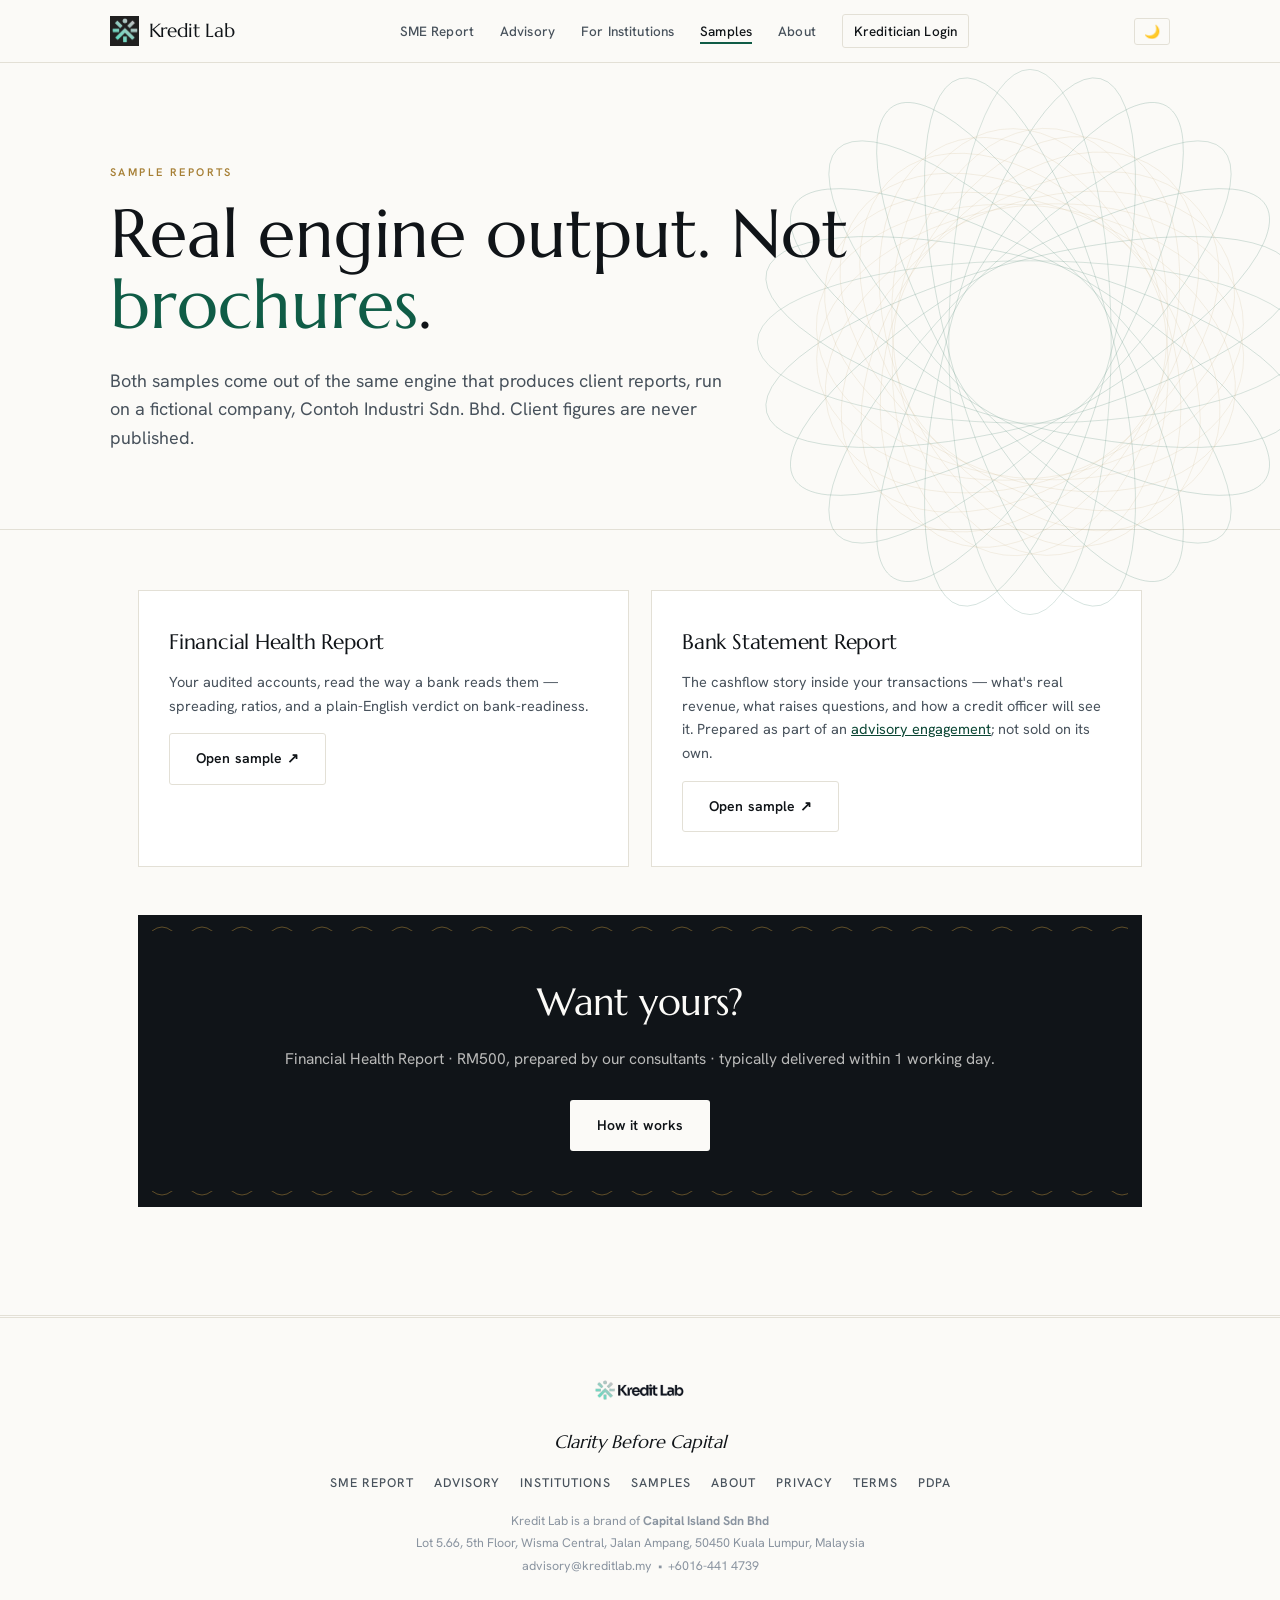
<file: samples.html>
<!DOCTYPE html>
<html lang="en" data-theme="light">
<head>
    <meta charset="UTF-8">
    <meta name="viewport" content="width=device-width, initial-scale=1.0">
    <title>Sample Reports — Kredit Lab</title>
    <meta name="description" content="Examples of the Kredit Lab Financial Health Report and the Bank Statement Report used in advisory work, produced by the live engine on a fictional company.">
    <link rel="icon" type="image/svg+xml" href="/assets/favicon.svg"><link rel="icon" type="image/png" href="/Chromtabs-logo.png">
    <link rel="preconnect" href="https://fonts.googleapis.com">
    <link rel="preconnect" href="https://fonts.gstatic.com" crossorigin>
    <link href="https://fonts.googleapis.com/css2?family=Marcellus&family=Hanken+Grotesk:wght@400;500;600;700&display=swap" rel="stylesheet">
    <link rel="stylesheet" href="/assets/site.css?v=20260924b">
    <script src="/assets/site.js?v=20260924b"></script>
</head>
<body>

<nav class="site-nav">
    <div class="nav-inner">
        <a class="logo" href="/"><img src="/Chromtabs-logo.png" alt="Kredit Lab logo"> Kredit Lab</a>
        <div class="nav-links">
            <a href="/services/reports">SME Report</a>
            <a href="/services/advisory">Advisory</a>
            <a href="/services/institutions">For Institutions</a>
            <a href="/samples" class="active">Samples</a>
            <a href="/about">About</a>
            <a class="nav-login" href="https://app.kreditlab.my/login">Kreditician Login</a>
        </div>
        <div style="display:flex; gap:10px; align-items:center;">
            <button class="toggle-btn" data-theme-toggle onclick="toggleTheme()">🌙</button>
            <button class="nav-menu-btn" onclick="toggleMenu()">☰</button>
        </div>
    </div>
</nav>

<main>

    <section class="hero container" style="padding-bottom:40px;">
        <span class="eyebrow">Sample Reports</span>
        <h1>Real engine output. Not <em>brochures</em>.</h1>
        <p class="lead">Both samples come out of the same engine that produces client reports, run on
        a fictional company, Contoh Industri Sdn. Bhd. Client figures are never published.</p>
    </section>

    <section class="block tight">
        <div class="container">
            <div class="grid-2">
                <div class="card">
                    <h3>Financial Health Report</h3>
                    <p style="margin-bottom:16px;">Your audited accounts, read the way a bank reads
                    them — spreading, ratios, and a plain-English verdict on bank-readiness.</p>
                    <a class="btn btn-secondary" href="/sample-report" target="_blank">Open sample ↗</a>
                </div>
                <div class="card">
                    <h3>Bank Statement Report</h3>
                    <p style="margin-bottom:16px;">The cashflow story inside your transactions —
                    what's real revenue, what raises questions, and how a credit officer will see it.
                    Prepared as part of an <a href="/services/advisory" style="color:var(--accent-ink);">advisory
                    engagement</a>; not sold on its own.</p>
                    <a class="btn btn-secondary" href="/bank-statement-sample.html" target="_blank">Open sample ↗</a>
                </div>
            </div>
            <div class="cta-band" style="margin-top:48px;">
                <h2>Want yours?</h2>
                <p>Financial Health Report · RM500, prepared by our consultants · typically delivered within 1 working day.</p>
                <a class="btn btn-primary" href="/services/reports">How it works</a>
            </div>
        </div>
    </section>

</main>

<footer class="site-footer">
    <div class="container">
        <img class="theme-logo" src="/KreditLab-light.png" data-logo-light="/KreditLab-light.png" data-logo-dark="/KreditLab-dark.png" alt="Kredit Lab">
        <div class="footer-tagline">Clarity Before Capital</div>
        <div class="footer-links">
            <a href="/services/reports">SME Report</a>
            <a href="/services/advisory">Advisory</a>
            <a href="/services/institutions">Institutions</a>
            <a href="/samples">Samples</a>
            <a href="/about">About</a>
            <a href="/legal/privacy">Privacy</a>
            <a href="/legal/terms">Terms</a>
            <a href="/legal/pdpa">PDPA</a>
        </div>
        <div class="footer-legal">
            Kredit Lab is a brand of <strong>Capital Island Sdn Bhd</strong><br>
            Lot 5.66, 5th Floor, Wisma Central, Jalan Ampang, 50450 Kuala Lumpur, Malaysia<br>
            <a href="mailto:advisory@kreditlab.my">advisory@kreditlab.my</a> &nbsp;•&nbsp;
            <a href="tel:+60164414739">+6016-441 4739</a>
        </div>
    </div>
</footer>

</body>
</html>
</file>
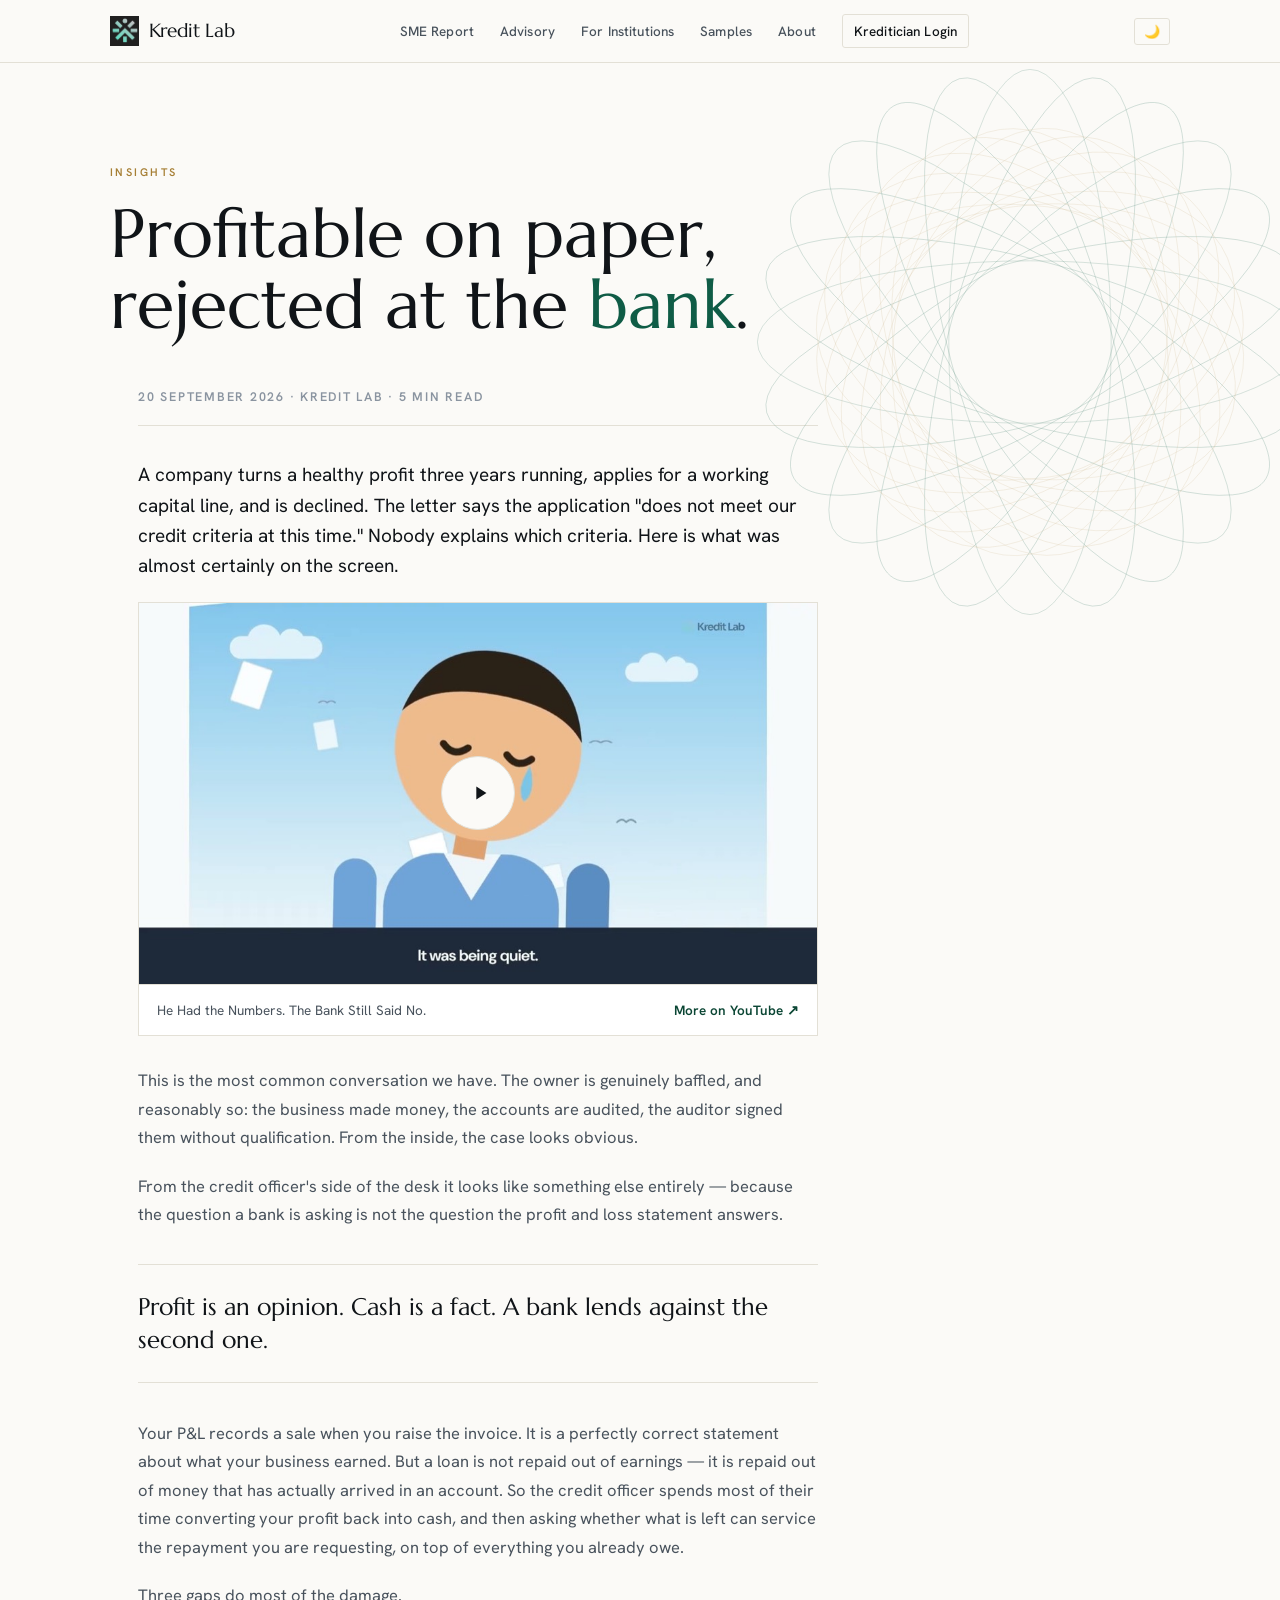
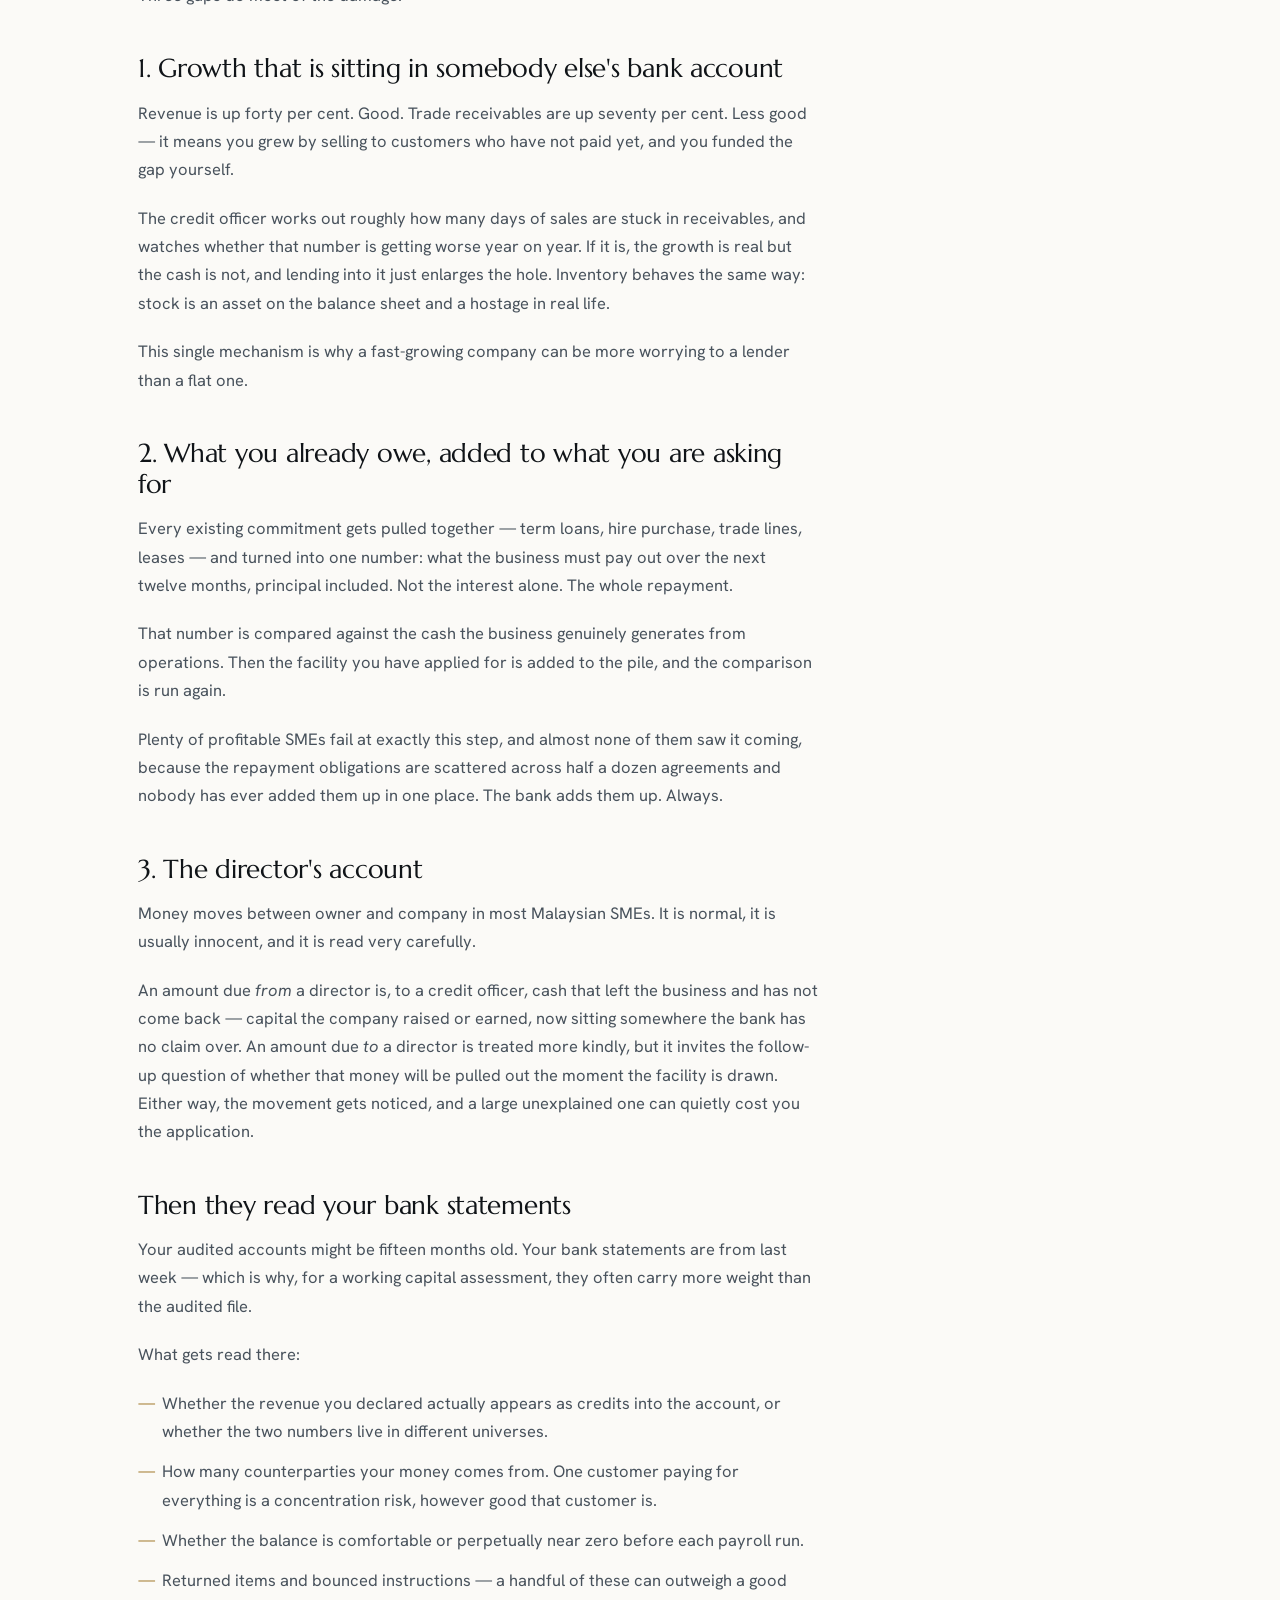
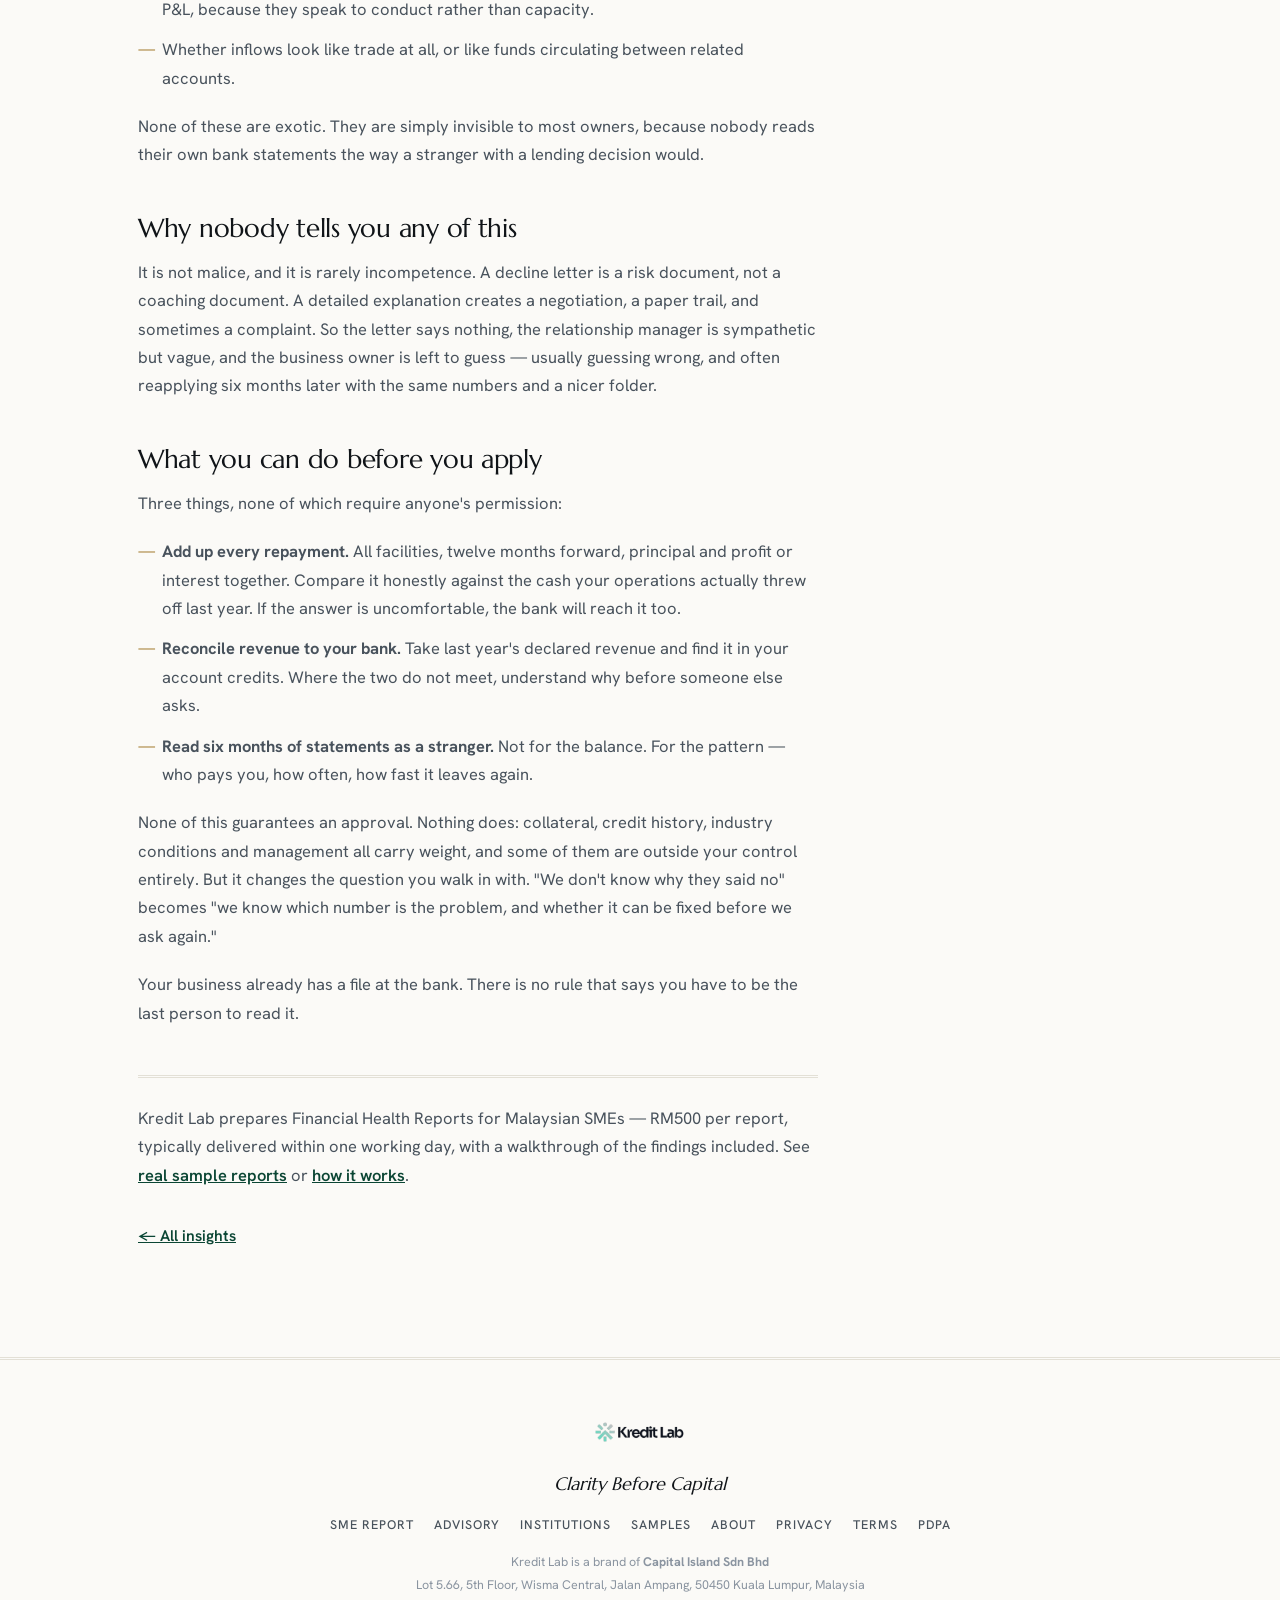
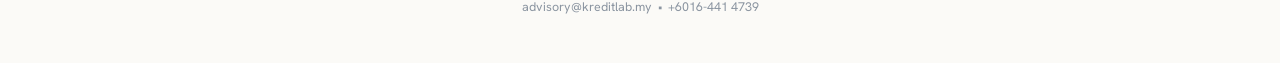
<file: insights/profitable-on-paper.html>
<!DOCTYPE html>
<html lang="en" data-theme="light">
<head>
    <meta charset="UTF-8">
    <meta name="viewport" content="width=device-width, initial-scale=1.0">
    <title>Profitable on paper, rejected at the bank — Kredit Lab</title>
    <meta name="description" content="A Malaysian SME with three years of profit gets declined for a working capital line and is told nothing useful. Here is what the credit officer actually saw, and the three numbers that usually cause it.">
    <link rel="icon" type="image/svg+xml" href="/assets/favicon.svg"><link rel="icon" type="image/png" href="/Chromtabs-logo.png">
    <link rel="preconnect" href="https://fonts.googleapis.com">
    <link rel="preconnect" href="https://fonts.gstatic.com" crossorigin>
    <link href="https://fonts.googleapis.com/css2?family=Marcellus&family=Hanken+Grotesk:wght@400;500;600;700&display=swap" rel="stylesheet">
    <link rel="stylesheet" href="/assets/site.css?v=20260924b">
    <script src="/assets/site.js?v=20260924b"></script>
</head>
<body>

<nav class="site-nav">
    <div class="nav-inner">
        <a class="logo" href="/"><img src="/Chromtabs-logo.png" alt="Kredit Lab logo"> Kredit Lab</a>
        <div class="nav-links">
            <a href="/services/reports">SME Report</a>
            <a href="/services/advisory">Advisory</a>
            <a href="/services/institutions">For Institutions</a>
            <a href="/samples">Samples</a>
            <a href="/about">About</a>
            <a class="nav-login" href="https://app.kreditlab.my/login">Kreditician Login</a>
        </div>
        <div style="display:flex; gap:10px; align-items:center;">
            <button class="toggle-btn" data-theme-toggle onclick="toggleTheme()">🌙</button>
            <button class="nav-menu-btn" onclick="toggleMenu()">☰</button>
        </div>
    </div>
</nav>

<main>

    <section class="hero container" style="padding-bottom:20px;">
        <span class="eyebrow">Insights</span>
        <h1>Profitable on paper,<br>rejected at the <em>bank</em>.</h1>
    </section>

    <section class="block tight" style="border-top:none; padding-top:0;">
        <div class="container">
            <article class="article">
                <div class="article-meta">20 September 2026 · Kredit Lab · 5 min read</div>

                <p class="standfirst">A company turns a healthy profit three years running, applies for
                a working capital line, and is declined. The letter says the application "does not meet
                our credit criteria at this time." Nobody explains which criteria. Here is what was
                almost certainly on the screen.</p>

                <div class="video" style="margin:0 0 30px" data-yt="PNk0PIR-doA" data-title="He Had the Numbers. The Bank Still Said No.">
                    <button class="video-play" type="button" aria-label="Play video: He Had the Numbers. The Bank Still Said No.">
                        <img src="/images/video/numbers.jpg" alt="" loading="lazy" width="1000" height="563">
                        <span class="video-btn" aria-hidden="true"><svg viewBox="0 0 24 24" aria-hidden="true"><path d="M8 5v14l11-7z"/></svg></span>
                    </button>
                    <div class="video-cap">
                        <span>He Had the Numbers. The Bank Still Said No.</span>
                        <a href="https://www.youtube.com/@KreditLabMY" target="_blank" rel="noopener">More on YouTube &#8599;</a>
                    </div>
                </div>

                <p>This is the most common conversation we have. The owner is genuinely baffled, and
                reasonably so: the business made money, the accounts are audited, the auditor signed
                them without qualification. From the inside, the case looks obvious.</p>

                <p>From the credit officer's side of the desk it looks like something else entirely —
                because the question a bank is asking is not the question the profit and loss statement
                answers.</p>

                <div class="pullquote">Profit is an opinion. Cash is a fact. A bank lends against the
                second one.</div>

                <p>Your P&amp;L records a sale when you raise the invoice. It is a perfectly correct
                statement about what your business earned. But a loan is not repaid out of earnings —
                it is repaid out of money that has actually arrived in an account. So the credit officer
                spends most of their time converting your profit back into cash, and then asking whether
                what is left can service the repayment you are requesting, on top of everything you
                already owe.</p>

                <p>Three gaps do most of the damage.</p>

                <h2>1. Growth that is sitting in somebody else's bank account</h2>

                <p>Revenue is up forty per cent. Good. Trade receivables are up seventy per cent. Less
                good — it means you grew by selling to customers who have not paid yet, and you funded
                the gap yourself.</p>

                <p>The credit officer works out roughly how many days of sales are stuck in receivables,
                and watches whether that number is getting worse year on year. If it is, the growth is
                real but the cash is not, and lending into it just enlarges the hole. Inventory behaves
                the same way: stock is an asset on the balance sheet and a hostage in real life.</p>

                <p>This single mechanism is why a fast-growing company can be more worrying to a lender
                than a flat one.</p>

                <h2>2. What you already owe, added to what you are asking for</h2>

                <p>Every existing commitment gets pulled together — term loans, hire purchase, trade
                lines, leases — and turned into one number: what the business must pay out over the next
                twelve months, principal included. Not the interest alone. The whole repayment.</p>

                <p>That number is compared against the cash the business genuinely generates from
                operations. Then the facility you have applied for is added to the pile, and the
                comparison is run again.</p>

                <p>Plenty of profitable SMEs fail at exactly this step, and almost none of them saw it
                coming, because the repayment obligations are scattered across half a dozen agreements
                and nobody has ever added them up in one place. The bank adds them up. Always.</p>

                <h2>3. The director's account</h2>

                <p>Money moves between owner and company in most Malaysian SMEs. It is normal, it is
                usually innocent, and it is read very carefully.</p>

                <p>An amount due <em>from</em> a director is, to a credit officer, cash that left the
                business and has not come back — capital the company raised or earned, now sitting
                somewhere the bank has no claim over. An amount due <em>to</em> a director is treated
                more kindly, but it invites the follow-up question of whether that money will be pulled
                out the moment the facility is drawn. Either way, the movement gets noticed, and a large
                unexplained one can quietly cost you the application.</p>

                <h2>Then they read your bank statements</h2>

                <p>Your audited accounts might be fifteen months old. Your bank statements are from last
                week — which is why, for a working capital assessment, they often carry more weight than
                the audited file.</p>

                <p>What gets read there:</p>

                <ul>
                    <li>Whether the revenue you declared actually appears as credits into the account,
                    or whether the two numbers live in different universes.</li>
                    <li>How many counterparties your money comes from. One customer paying for
                    everything is a concentration risk, however good that customer is.</li>
                    <li>Whether the balance is comfortable or perpetually near zero before each payroll
                    run.</li>
                    <li>Returned items and bounced instructions — a handful of these can outweigh a good
                    P&amp;L, because they speak to conduct rather than capacity.</li>
                    <li>Whether inflows look like trade at all, or like funds circulating between related
                    accounts.</li>
                </ul>

                <p>None of these are exotic. They are simply invisible to most owners, because nobody
                reads their own bank statements the way a stranger with a lending decision would.</p>

                <h2>Why nobody tells you any of this</h2>

                <p>It is not malice, and it is rarely incompetence. A decline letter is a risk document,
                not a coaching document. A detailed explanation creates a negotiation, a paper trail, and
                sometimes a complaint. So the letter says nothing, the relationship manager is
                sympathetic but vague, and the business owner is left to guess — usually guessing wrong,
                and often reapplying six months later with the same numbers and a nicer folder.</p>

                <h2>What you can do before you apply</h2>

                <p>Three things, none of which require anyone's permission:</p>

                <ul>
                    <li><strong>Add up every repayment.</strong> All facilities, twelve months forward,
                    principal and profit or interest together. Compare it honestly against the cash your
                    operations actually threw off last year. If the answer is uncomfortable, the bank
                    will reach it too.</li>
                    <li><strong>Reconcile revenue to your bank.</strong> Take last year's declared
                    revenue and find it in your account credits. Where the two do not meet, understand
                    why before someone else asks.</li>
                    <li><strong>Read six months of statements as a stranger.</strong> Not for the
                    balance. For the pattern — who pays you, how often, how fast it leaves again.</li>
                </ul>

                <p>None of this guarantees an approval. Nothing does: collateral, credit history,
                industry conditions and management all carry weight, and some of them are outside your
                control entirely. But it changes the question you walk in with. "We don't know why they
                said no" becomes "we know which number is the problem, and whether it can be fixed
                before we ask again."</p>

                <p>Your business already has a file at the bank. There is no rule that says you have to
                be the last person to read it.</p>

                <div class="article-foot">
                    <p>Kredit Lab prepares Financial Health Reports for
                    Malaysian SMEs — RM500 per report, typically delivered within one working day, with
                    a walkthrough of the findings included. See
                    <a href="/samples">real sample reports</a> or
                    <a href="/services/reports">how it works</a>.</p>
                </div>
            </article>

            <p style="margin-top:34px;"><a href="/insights" style="color:var(--accent-ink); font-weight:600;">&larr; All insights</a></p>
        </div>
    </section>

</main>

<footer class="site-footer">
    <div class="container">
        <img class="theme-logo" src="/KreditLab-light.png" data-logo-light="/KreditLab-light.png" data-logo-dark="/KreditLab-dark.png" alt="Kredit Lab">
        <div class="footer-tagline">Clarity Before Capital</div>
        <div class="footer-links">
            <a href="/services/reports">SME Report</a>
            <a href="/services/advisory">Advisory</a>
            <a href="/services/institutions">Institutions</a>
            <a href="/samples">Samples</a>
            <a href="/about">About</a>
            <a href="/legal/privacy">Privacy</a>
            <a href="/legal/terms">Terms</a>
            <a href="/legal/pdpa">PDPA</a>
        </div>
        <div class="footer-legal">
            Kredit Lab is a brand of <strong>Capital Island Sdn Bhd</strong><br>
            Lot 5.66, 5th Floor, Wisma Central, Jalan Ampang, 50450 Kuala Lumpur, Malaysia<br>
            <a href="mailto:advisory@kreditlab.my">advisory@kreditlab.my</a> &nbsp;•&nbsp;
            <a href="tel:+60164414739">+6016-441 4739</a>
        </div>
    </div>
</footer>

</body>
</html>
</file>
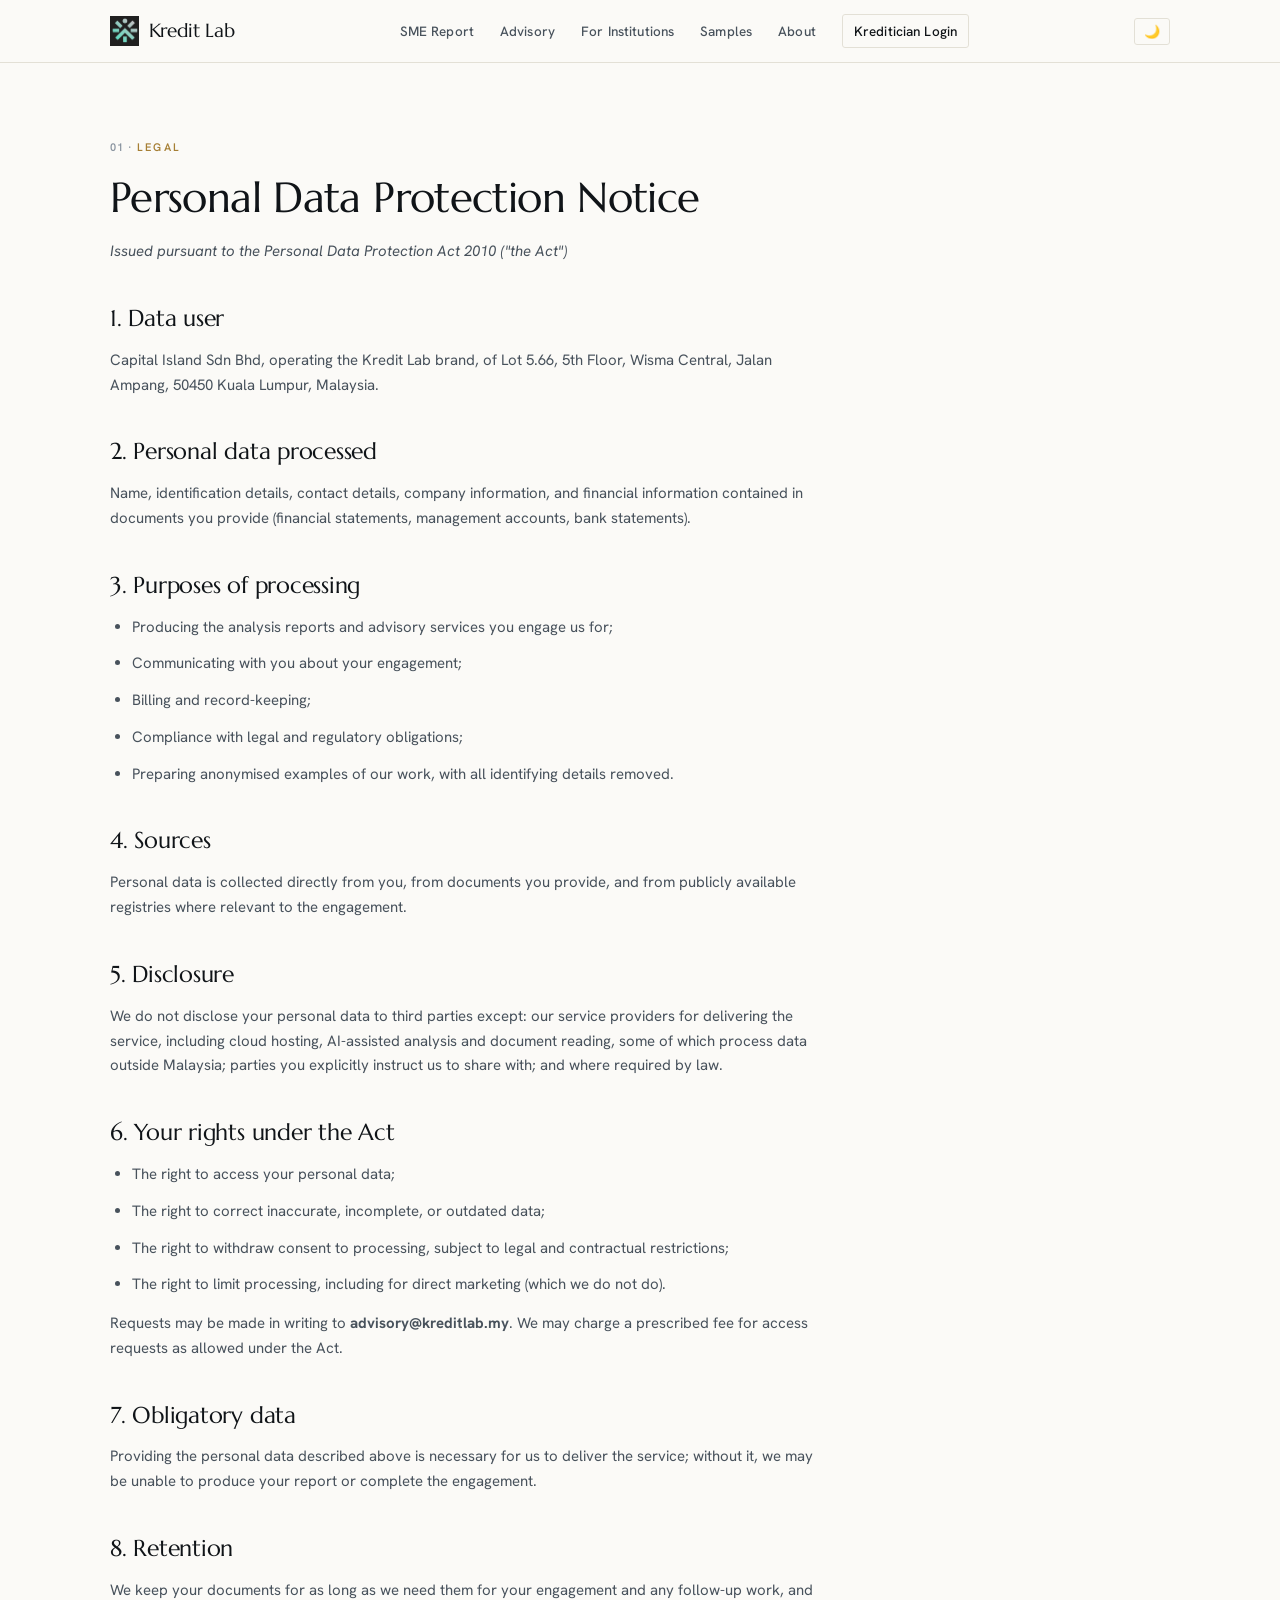
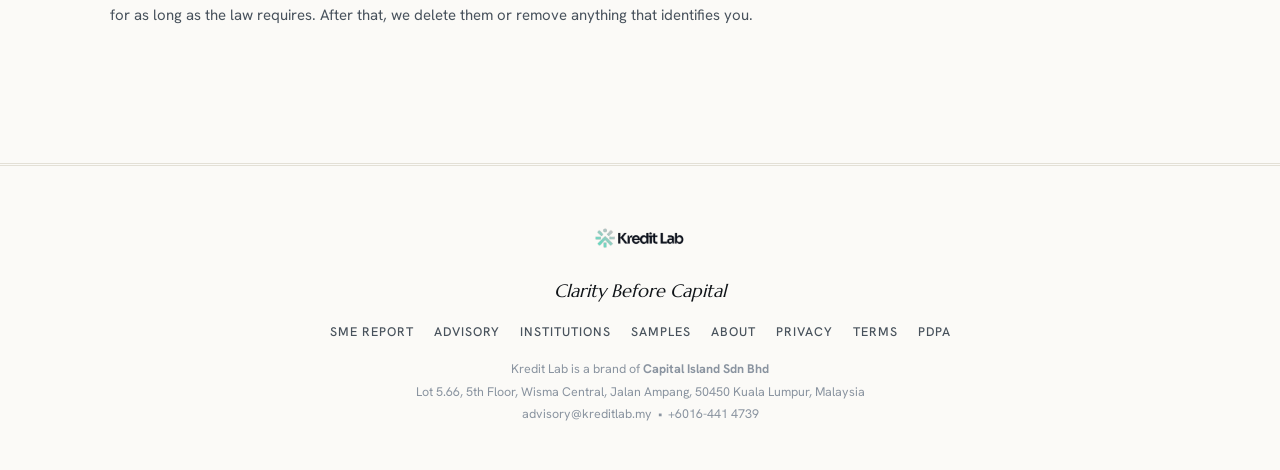
<file: legal/pdpa.html>
<!DOCTYPE html>
<html lang="en" data-theme="light">
<head>
    <meta charset="UTF-8">
    <meta name="viewport" content="width=device-width, initial-scale=1.0">
    <title>PDPA Notice — Kredit Lab</title>
    <meta name="description" content="Personal Data Protection Act 2010 notice for Kredit Lab / Capital Island Sdn Bhd.">
    <link rel="icon" type="image/svg+xml" href="/assets/favicon.svg"><link rel="icon" type="image/png" href="/Chromtabs-logo.png">
    <link rel="preconnect" href="https://fonts.googleapis.com">
    <link rel="preconnect" href="https://fonts.gstatic.com" crossorigin>
    <link href="https://fonts.googleapis.com/css2?family=Marcellus&family=Hanken+Grotesk:wght@400;500;600;700&display=swap" rel="stylesheet">
    <link rel="stylesheet" href="/assets/site.css?v=20260924b">
    <script src="/assets/site.js?v=20260924b"></script>
</head>
<body>

<nav class="site-nav">
    <div class="nav-inner">
        <a class="logo" href="/"><img src="/Chromtabs-logo.png" alt="Kredit Lab logo"> Kredit Lab</a>
        <div class="nav-links">
            <a href="/services/reports">SME Report</a>
            <a href="/services/advisory">Advisory</a>
            <a href="/services/institutions">For Institutions</a>
            <a href="/samples">Samples</a>
            <a href="/about">About</a>
            <a class="nav-login" href="https://app.kreditlab.my/login">Kreditician Login</a>
        </div>
        <div style="display:flex; gap:10px; align-items:center;">
            <button class="toggle-btn" data-theme-toggle onclick="toggleTheme()">🌙</button>
            <button class="nav-menu-btn" onclick="toggleMenu()">☰</button>
        </div>
    </div>
</nav>

<main>
    <section class="block container">
        <span class="section-label">Legal</span>
        <h1 class="section-title">Personal Data Protection Notice</h1>
        <div class="prose">
            <p><em>Issued pursuant to the Personal Data Protection Act 2010 ("the Act")</em></p>

            <h2>1. Data user</h2>
            <p>Capital Island Sdn Bhd, operating the Kredit Lab brand, of Lot 5.66, 5th Floor,
            Wisma Central, Jalan Ampang, 50450 Kuala Lumpur, Malaysia.</p>

            <h2>2. Personal data processed</h2>
            <p>Name, identification details, contact details, company information, and financial
            information contained in documents you provide (financial statements, management accounts,
            bank statements).</p>

            <h2>3. Purposes of processing</h2>
            <ul>
                <li>Producing the analysis reports and advisory services you engage us for;</li>
                <li>Communicating with you about your engagement;</li>
                <li>Billing and record-keeping;</li>
                <li>Compliance with legal and regulatory obligations;</li>
                <li>Preparing anonymised examples of our work, with all identifying details removed.</li>
            </ul>

            <h2>4. Sources</h2>
            <p>Personal data is collected directly from you, from documents you provide, and from
            publicly available registries where relevant to the engagement.</p>

            <h2>5. Disclosure</h2>
            <p>We do not disclose your personal data to third parties except: our service providers
            for delivering the service, including cloud hosting, AI-assisted analysis and document
            reading, some of which process data outside Malaysia; parties you explicitly instruct us to share with; and where required by law.</p>

            <h2>6. Your rights under the Act</h2>
            <ul>
                <li>The right to access your personal data;</li>
                <li>The right to correct inaccurate, incomplete, or outdated data;</li>
                <li>The right to withdraw consent to processing, subject to legal and contractual restrictions;</li>
                <li>The right to limit processing, including for direct marketing (which we do not do).</li>
            </ul>
            <p>Requests may be made in writing to <strong>advisory@kreditlab.my</strong>. We may charge
            a prescribed fee for access requests as allowed under the Act.</p>

            <h2>7. Obligatory data</h2>
            <p>Providing the personal data described above is necessary for us to deliver the service;
            without it, we may be unable to produce your report or complete the engagement.</p>

            <h2>8. Retention</h2>
            <p>We keep your documents for as long as we need them for your engagement and any
            follow-up work, and for as long as the law requires. After that, we delete them or
            remove anything that identifies you.</p>
        </div>
    </section>
</main>

<footer class="site-footer">
    <div class="container">
        <img class="theme-logo" src="/KreditLab-light.png" data-logo-light="/KreditLab-light.png" data-logo-dark="/KreditLab-dark.png" alt="Kredit Lab">
        <div class="footer-tagline">Clarity Before Capital</div>
        <div class="footer-links">
            <a href="/services/reports">SME Report</a>
            <a href="/services/advisory">Advisory</a>
            <a href="/services/institutions">Institutions</a>
            <a href="/samples">Samples</a>
            <a href="/about">About</a>
            <a href="/legal/privacy">Privacy</a>
            <a href="/legal/terms">Terms</a>
            <a href="/legal/pdpa">PDPA</a>
        </div>
        <div class="footer-legal">
            Kredit Lab is a brand of <strong>Capital Island Sdn Bhd</strong><br>
            Lot 5.66, 5th Floor, Wisma Central, Jalan Ampang, 50450 Kuala Lumpur, Malaysia<br>
            <a href="mailto:advisory@kreditlab.my">advisory@kreditlab.my</a> &nbsp;•&nbsp;
            <a href="tel:+60164414739">+6016-441 4739</a>
        </div>
    </div>
</footer>

</body>
</html>
</file>
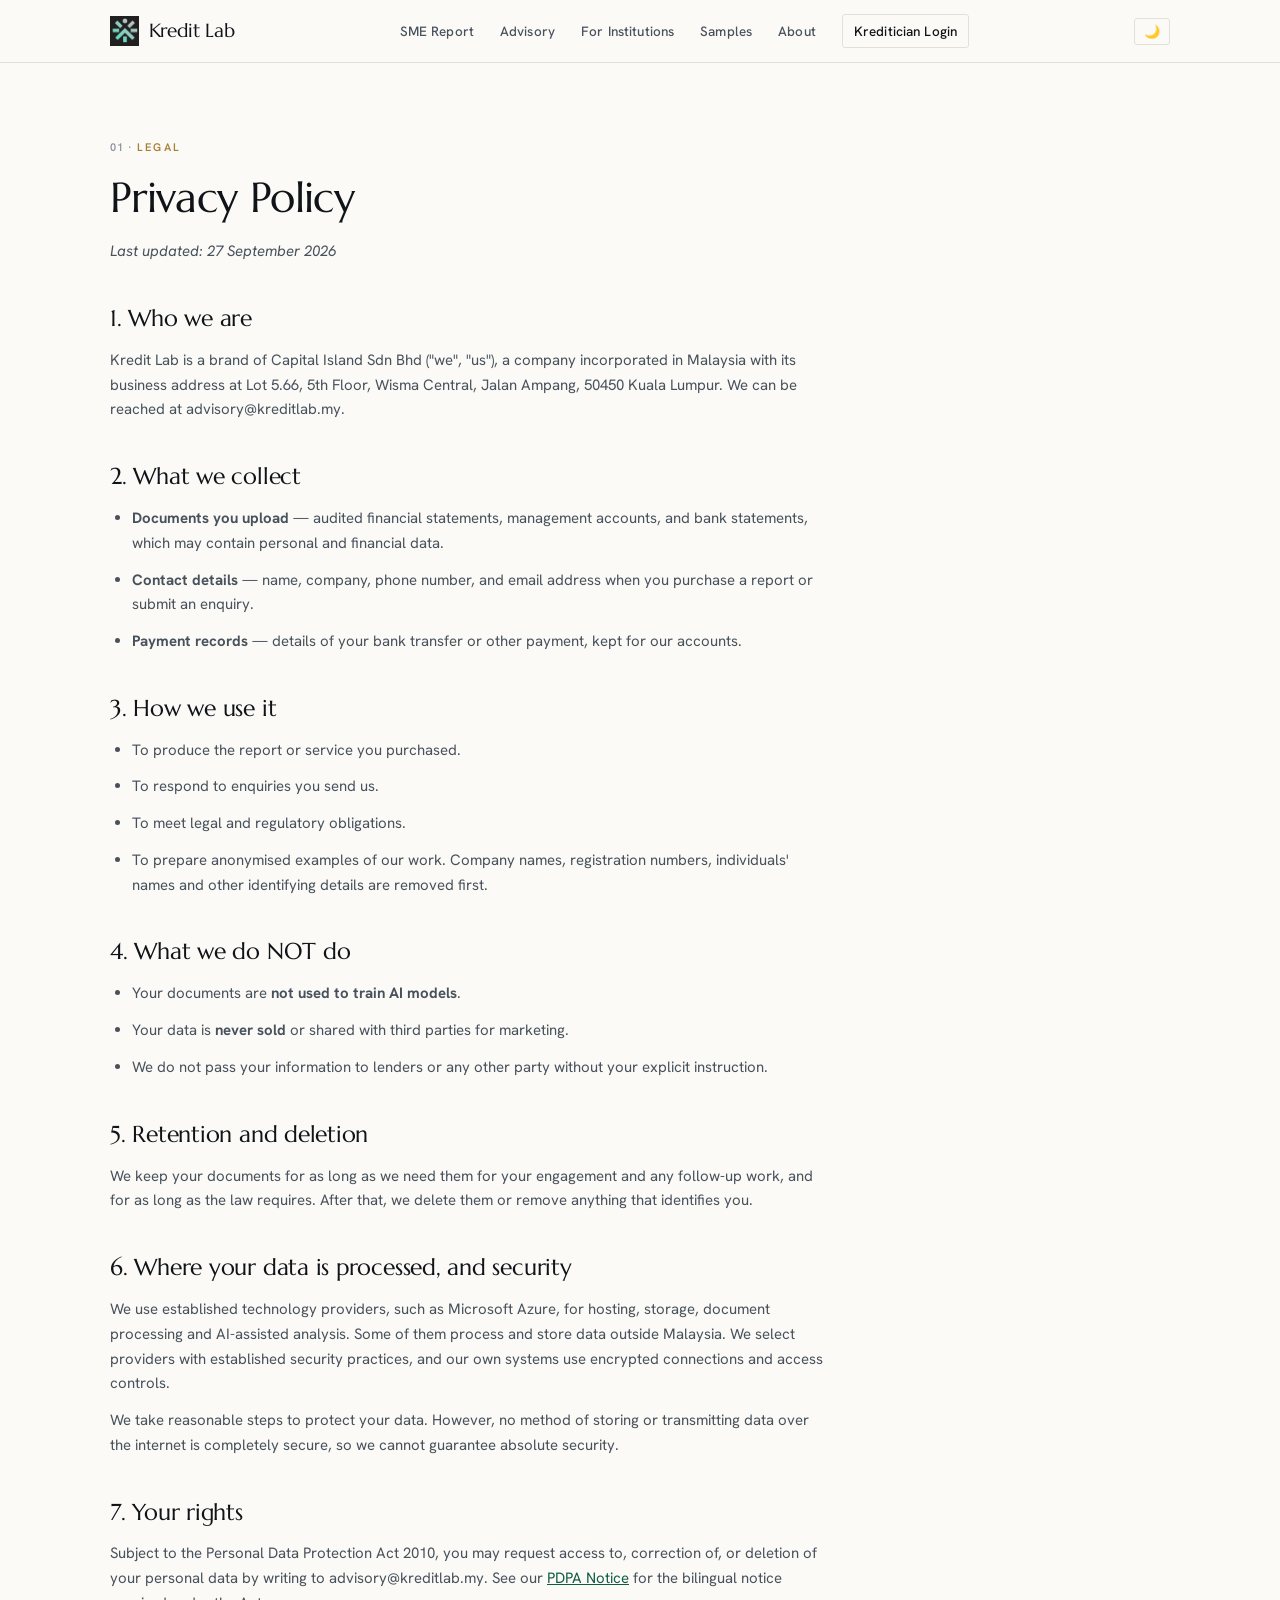
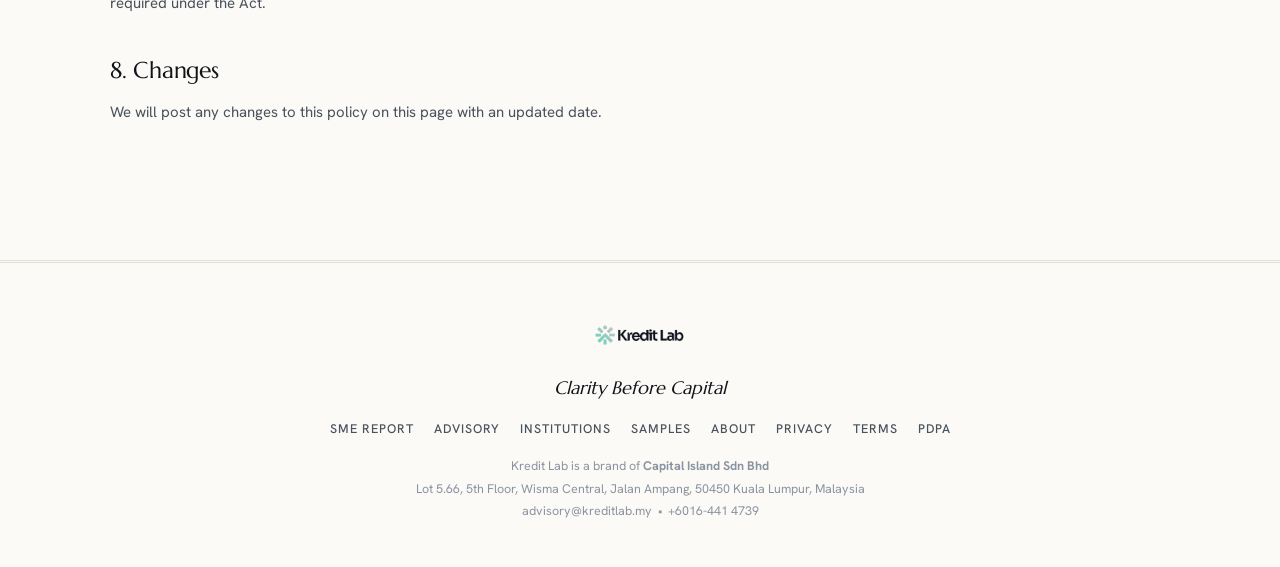
<file: legal/privacy.html>
<!DOCTYPE html>
<html lang="en" data-theme="light">
<head>
    <meta charset="UTF-8">
    <meta name="viewport" content="width=device-width, initial-scale=1.0">
    <title>Privacy Policy — Kredit Lab</title>
    <meta name="description" content="How Kredit Lab handles your documents and personal data.">
    <link rel="icon" type="image/svg+xml" href="/assets/favicon.svg"><link rel="icon" type="image/png" href="/Chromtabs-logo.png">
    <link rel="preconnect" href="https://fonts.googleapis.com">
    <link rel="preconnect" href="https://fonts.gstatic.com" crossorigin>
    <link href="https://fonts.googleapis.com/css2?family=Marcellus&family=Hanken+Grotesk:wght@400;500;600;700&display=swap" rel="stylesheet">
    <link rel="stylesheet" href="/assets/site.css?v=20260924b">
    <script src="/assets/site.js?v=20260924b"></script>
</head>
<body>

<nav class="site-nav">
    <div class="nav-inner">
        <a class="logo" href="/"><img src="/Chromtabs-logo.png" alt="Kredit Lab logo"> Kredit Lab</a>
        <div class="nav-links">
            <a href="/services/reports">SME Report</a>
            <a href="/services/advisory">Advisory</a>
            <a href="/services/institutions">For Institutions</a>
            <a href="/samples">Samples</a>
            <a href="/about">About</a>
            <a class="nav-login" href="https://app.kreditlab.my/login">Kreditician Login</a>
        </div>
        <div style="display:flex; gap:10px; align-items:center;">
            <button class="toggle-btn" data-theme-toggle onclick="toggleTheme()">🌙</button>
            <button class="nav-menu-btn" onclick="toggleMenu()">☰</button>
        </div>
    </div>
</nav>

<main>
    <section class="block container">
        <span class="section-label">Legal</span>
        <h1 class="section-title">Privacy Policy</h1>
        <div class="prose">
            <p><em>Last updated: 27 September 2026</em></p>

            <h2>1. Who we are</h2>
            <p>Kredit Lab is a brand of Capital Island Sdn Bhd ("we", "us"), a company incorporated in
            Malaysia with its business address at Lot 5.66, 5th Floor, Wisma Central, Jalan Ampang,
            50450 Kuala Lumpur. We can be reached at advisory@kreditlab.my.</p>

            <h2>2. What we collect</h2>
            <ul>
                <li><strong>Documents you upload</strong> — audited financial statements, management
                accounts, and bank statements, which may contain personal and financial data.</li>
                <li><strong>Contact details</strong> — name, company, phone number, and email address
                when you purchase a report or submit an enquiry.</li>
                <li><strong>Payment records</strong> — details of your bank transfer or other payment,
                kept for our accounts.</li>
            </ul>

            <h2>3. How we use it</h2>
            <ul>
                <li>To produce the report or service you purchased.</li>
                <li>To respond to enquiries you send us.</li>
                <li>To meet legal and regulatory obligations.</li>
                <li>To prepare anonymised examples of our work. Company names, registration numbers, individuals' names and other identifying
                details are removed first.</li>
            </ul>

            <h2>4. What we do NOT do</h2>
            <ul>
                <li>Your documents are <strong>not used to train AI models</strong>.</li>
                <li>Your data is <strong>never sold</strong> or shared with third parties for marketing.</li>
                <li>We do not pass your information to lenders or any other party without your
                explicit instruction.</li>
            </ul>

            <h2>5. Retention and deletion</h2>
            <p>We keep your documents for as long as we need them for your engagement and any
            follow-up work, and for as long as the law requires. After that, we delete them or
            remove anything that identifies you.</p>

            <h2>6. Where your data is processed, and security</h2>
            <p>We use established technology providers, such as Microsoft Azure, for hosting, storage,
            document processing and AI-assisted analysis. Some of them process and store data outside
            Malaysia. We select providers with established security practices, and our own systems
            use encrypted connections and access controls.</p>
            <p>We take reasonable steps to protect your data. However, no method of storing or
            transmitting data over the internet is completely secure, so we cannot guarantee
            absolute security.</p>

            <h2>7. Your rights</h2>
            <p>Subject to the Personal Data Protection Act 2010, you may request access to, correction
            of, or deletion of your personal data by writing to advisory@kreditlab.my. See our
            <a href="/legal/pdpa" style="color:var(--teal);">PDPA Notice</a> for the bilingual notice
            required under the Act.</p>

            <h2>8. Changes</h2>
            <p>We will post any changes to this policy on this page with an updated date.</p>
        </div>
    </section>
</main>

<footer class="site-footer">
    <div class="container">
        <img class="theme-logo" src="/KreditLab-light.png" data-logo-light="/KreditLab-light.png" data-logo-dark="/KreditLab-dark.png" alt="Kredit Lab">
        <div class="footer-tagline">Clarity Before Capital</div>
        <div class="footer-links">
            <a href="/services/reports">SME Report</a>
            <a href="/services/advisory">Advisory</a>
            <a href="/services/institutions">Institutions</a>
            <a href="/samples">Samples</a>
            <a href="/about">About</a>
            <a href="/legal/privacy">Privacy</a>
            <a href="/legal/terms">Terms</a>
            <a href="/legal/pdpa">PDPA</a>
        </div>
        <div class="footer-legal">
            Kredit Lab is a brand of <strong>Capital Island Sdn Bhd</strong><br>
            Lot 5.66, 5th Floor, Wisma Central, Jalan Ampang, 50450 Kuala Lumpur, Malaysia<br>
            <a href="mailto:advisory@kreditlab.my">advisory@kreditlab.my</a> &nbsp;•&nbsp;
            <a href="tel:+60164414739">+6016-441 4739</a>
        </div>
    </div>
</footer>

</body>
</html>
</file>
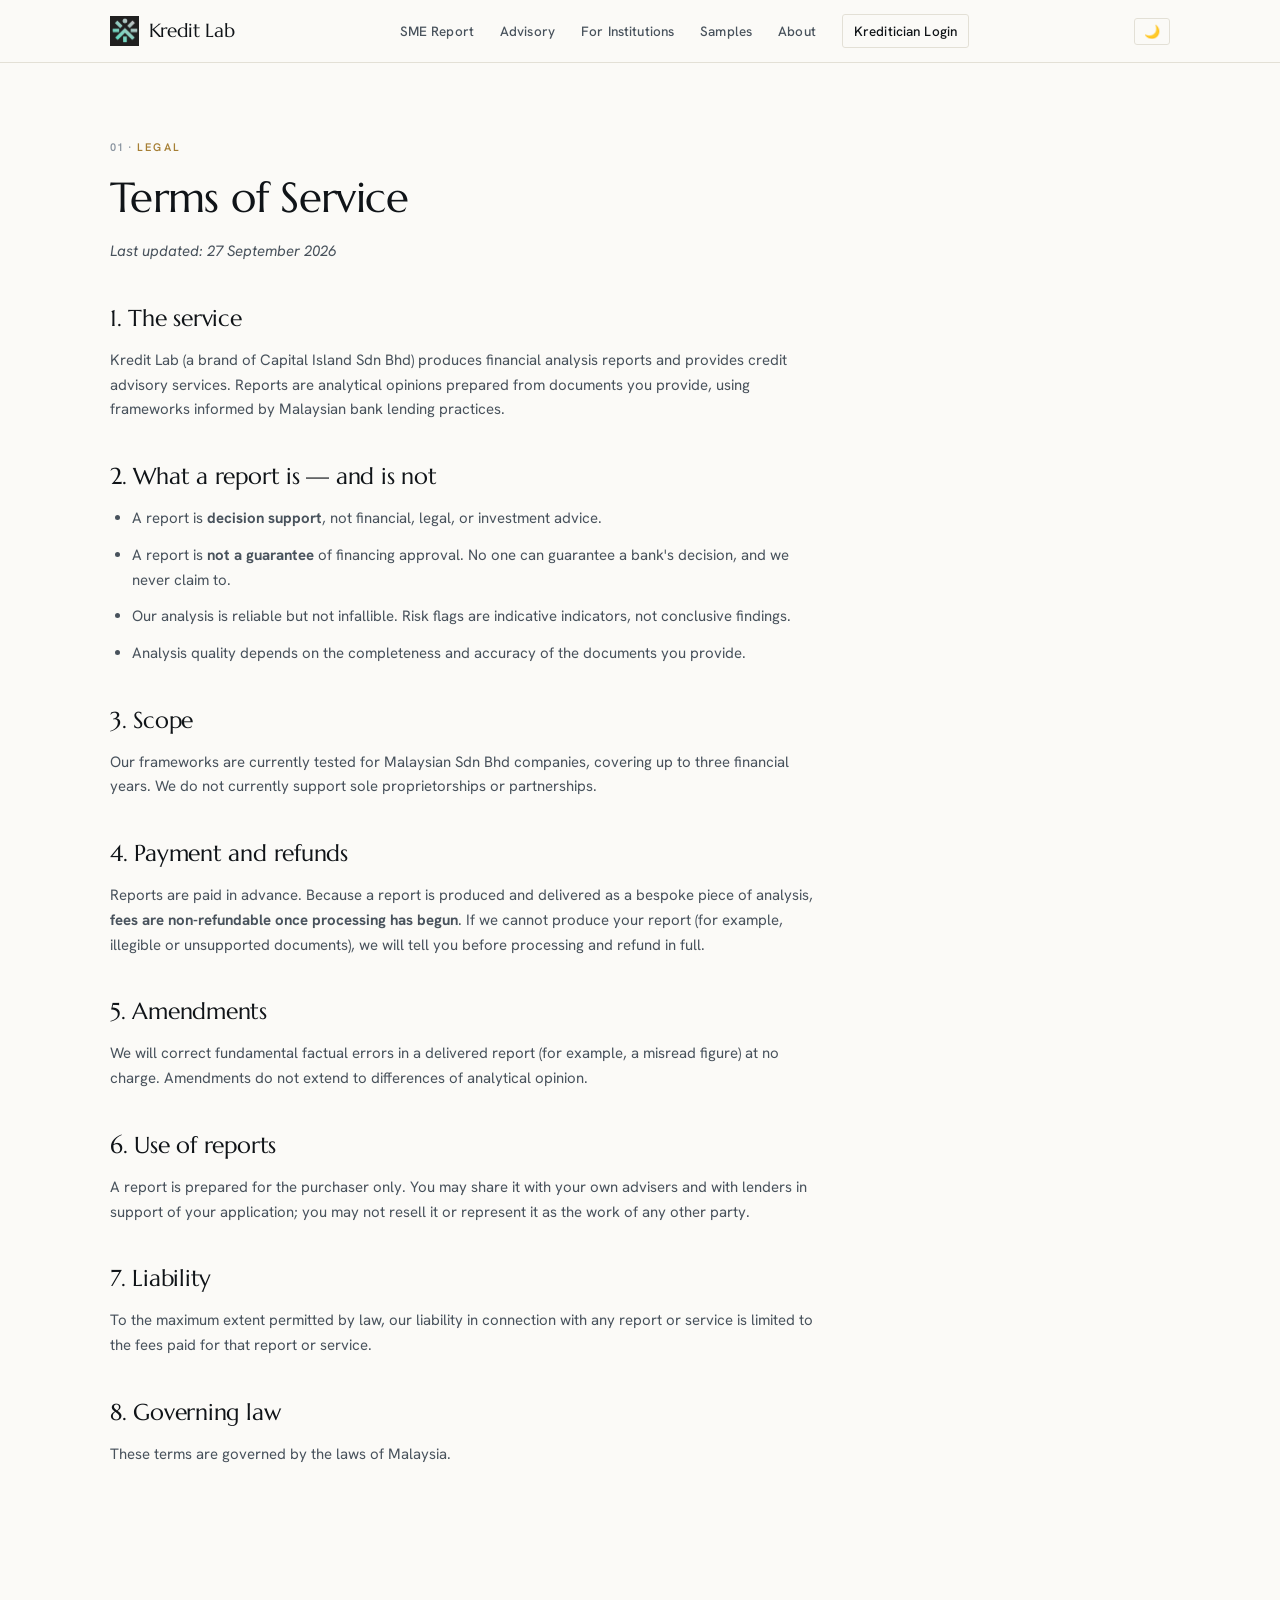
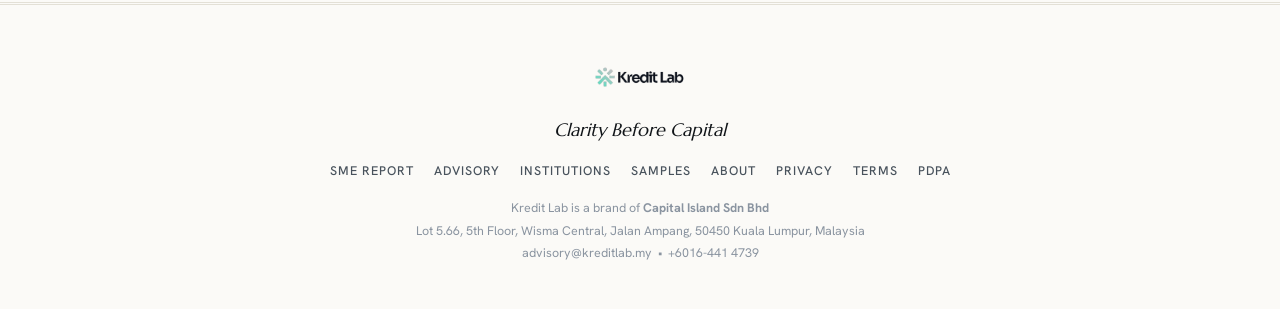
<file: legal/terms.html>
<!DOCTYPE html>
<html lang="en" data-theme="light">
<head>
    <meta charset="UTF-8">
    <meta name="viewport" content="width=device-width, initial-scale=1.0">
    <title>Terms of Service — Kredit Lab</title>
    <meta name="description" content="Terms governing Kredit Lab reports and services.">
    <link rel="icon" type="image/svg+xml" href="/assets/favicon.svg"><link rel="icon" type="image/png" href="/Chromtabs-logo.png">
    <link rel="preconnect" href="https://fonts.googleapis.com">
    <link rel="preconnect" href="https://fonts.gstatic.com" crossorigin>
    <link href="https://fonts.googleapis.com/css2?family=Marcellus&family=Hanken+Grotesk:wght@400;500;600;700&display=swap" rel="stylesheet">
    <link rel="stylesheet" href="/assets/site.css?v=20260924b">
    <script src="/assets/site.js?v=20260924b"></script>
</head>
<body>

<nav class="site-nav">
    <div class="nav-inner">
        <a class="logo" href="/"><img src="/Chromtabs-logo.png" alt="Kredit Lab logo"> Kredit Lab</a>
        <div class="nav-links">
            <a href="/services/reports">SME Report</a>
            <a href="/services/advisory">Advisory</a>
            <a href="/services/institutions">For Institutions</a>
            <a href="/samples">Samples</a>
            <a href="/about">About</a>
            <a class="nav-login" href="https://app.kreditlab.my/login">Kreditician Login</a>
        </div>
        <div style="display:flex; gap:10px; align-items:center;">
            <button class="toggle-btn" data-theme-toggle onclick="toggleTheme()">🌙</button>
            <button class="nav-menu-btn" onclick="toggleMenu()">☰</button>
        </div>
    </div>
</nav>

<main>
    <section class="block container">
        <span class="section-label">Legal</span>
        <h1 class="section-title">Terms of Service</h1>
        <div class="prose">
            <p><em>Last updated: 27 September 2026</em></p>

            <h2>1. The service</h2>
            <p>Kredit Lab (a brand of Capital Island Sdn Bhd) produces financial analysis reports and
            provides credit advisory services. Reports are analytical opinions prepared from documents
            you provide, using frameworks informed by Malaysian bank lending practices.</p>

            <h2>2. What a report is — and is not</h2>
            <ul>
                <li>A report is <strong>decision support</strong>, not financial, legal, or investment advice.</li>
                <li>A report is <strong>not a guarantee</strong> of financing approval. No one can
                guarantee a bank's decision, and we never claim to.</li>
                <li>Our analysis is reliable but not infallible. Risk flags are indicative indicators,
                not conclusive findings.</li>
                <li>Analysis quality depends on the completeness and accuracy of the documents you provide.</li>
            </ul>

            <h2>3. Scope</h2>
            <p>Our frameworks are currently tested for Malaysian Sdn Bhd companies, covering up to
            three financial years. We do not currently support sole proprietorships or partnerships.</p>

            <h2>4. Payment and refunds</h2>
            <p>Reports are paid in advance. Because a report is produced and delivered as
            a bespoke piece of analysis, <strong>fees are non-refundable once processing has begun</strong>.
            If we cannot produce your report (for example, illegible or unsupported documents), we will
            tell you before processing and refund in full.</p>

            <h2>5. Amendments</h2>
            <p>We will correct fundamental factual errors in a delivered report (for example, a misread
            figure) at no charge. Amendments do not extend to differences of analytical opinion.</p>

            <h2>6. Use of reports</h2>
            <p>A report is prepared for the purchaser only. You may share it with your own advisers
            and with lenders in support of your application; you may not resell it or represent it as
            the work of any other party.</p>

            <h2>7. Liability</h2>
            <p>To the maximum extent permitted by law, our liability in connection with any report or
            service is limited to the fees paid for that report or service.</p>

            <h2>8. Governing law</h2>
            <p>These terms are governed by the laws of Malaysia.</p>
        </div>
    </section>
</main>

<footer class="site-footer">
    <div class="container">
        <img class="theme-logo" src="/KreditLab-light.png" data-logo-light="/KreditLab-light.png" data-logo-dark="/KreditLab-dark.png" alt="Kredit Lab">
        <div class="footer-tagline">Clarity Before Capital</div>
        <div class="footer-links">
            <a href="/services/reports">SME Report</a>
            <a href="/services/advisory">Advisory</a>
            <a href="/services/institutions">Institutions</a>
            <a href="/samples">Samples</a>
            <a href="/about">About</a>
            <a href="/legal/privacy">Privacy</a>
            <a href="/legal/terms">Terms</a>
            <a href="/legal/pdpa">PDPA</a>
        </div>
        <div class="footer-legal">
            Kredit Lab is a brand of <strong>Capital Island Sdn Bhd</strong><br>
            Lot 5.66, 5th Floor, Wisma Central, Jalan Ampang, 50450 Kuala Lumpur, Malaysia<br>
            <a href="mailto:advisory@kreditlab.my">advisory@kreditlab.my</a> &nbsp;•&nbsp;
            <a href="tel:+60164414739">+6016-441 4739</a>
        </div>
    </div>
</footer>

</body>
</html>
</file>
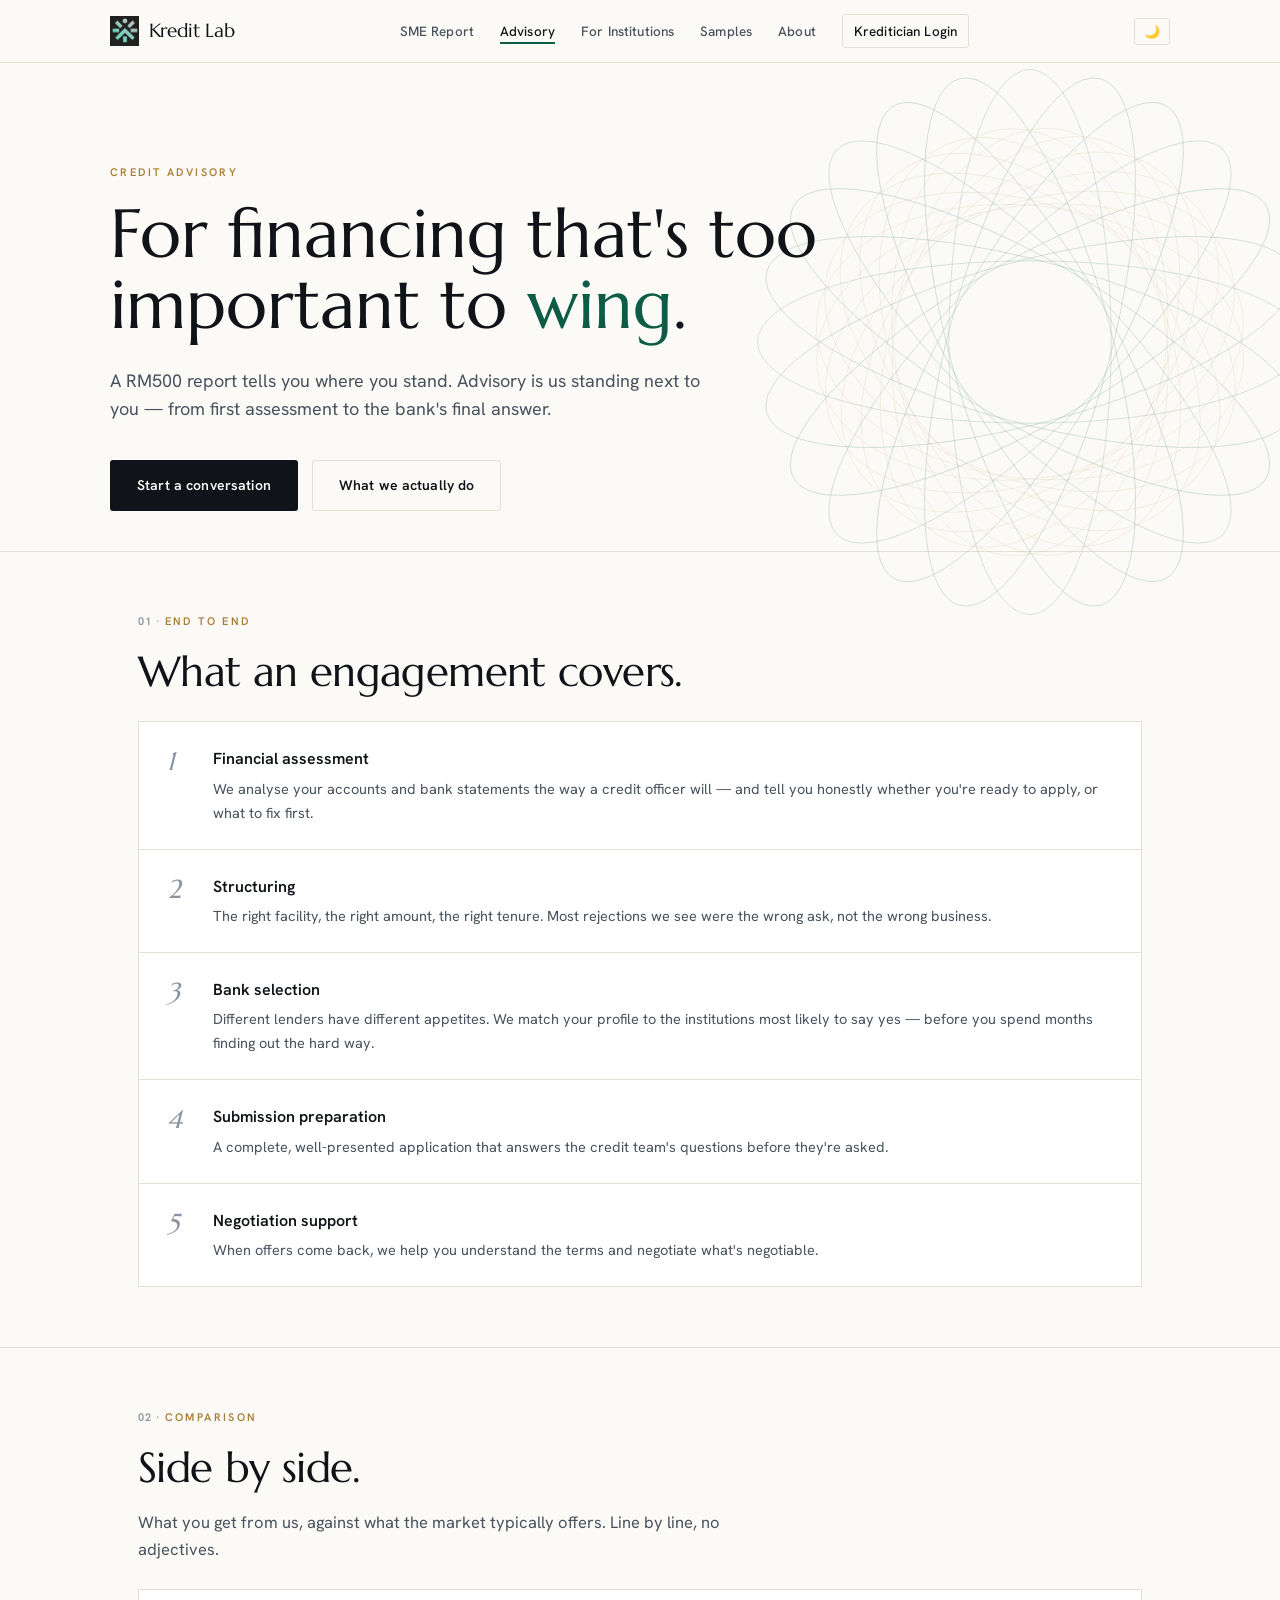
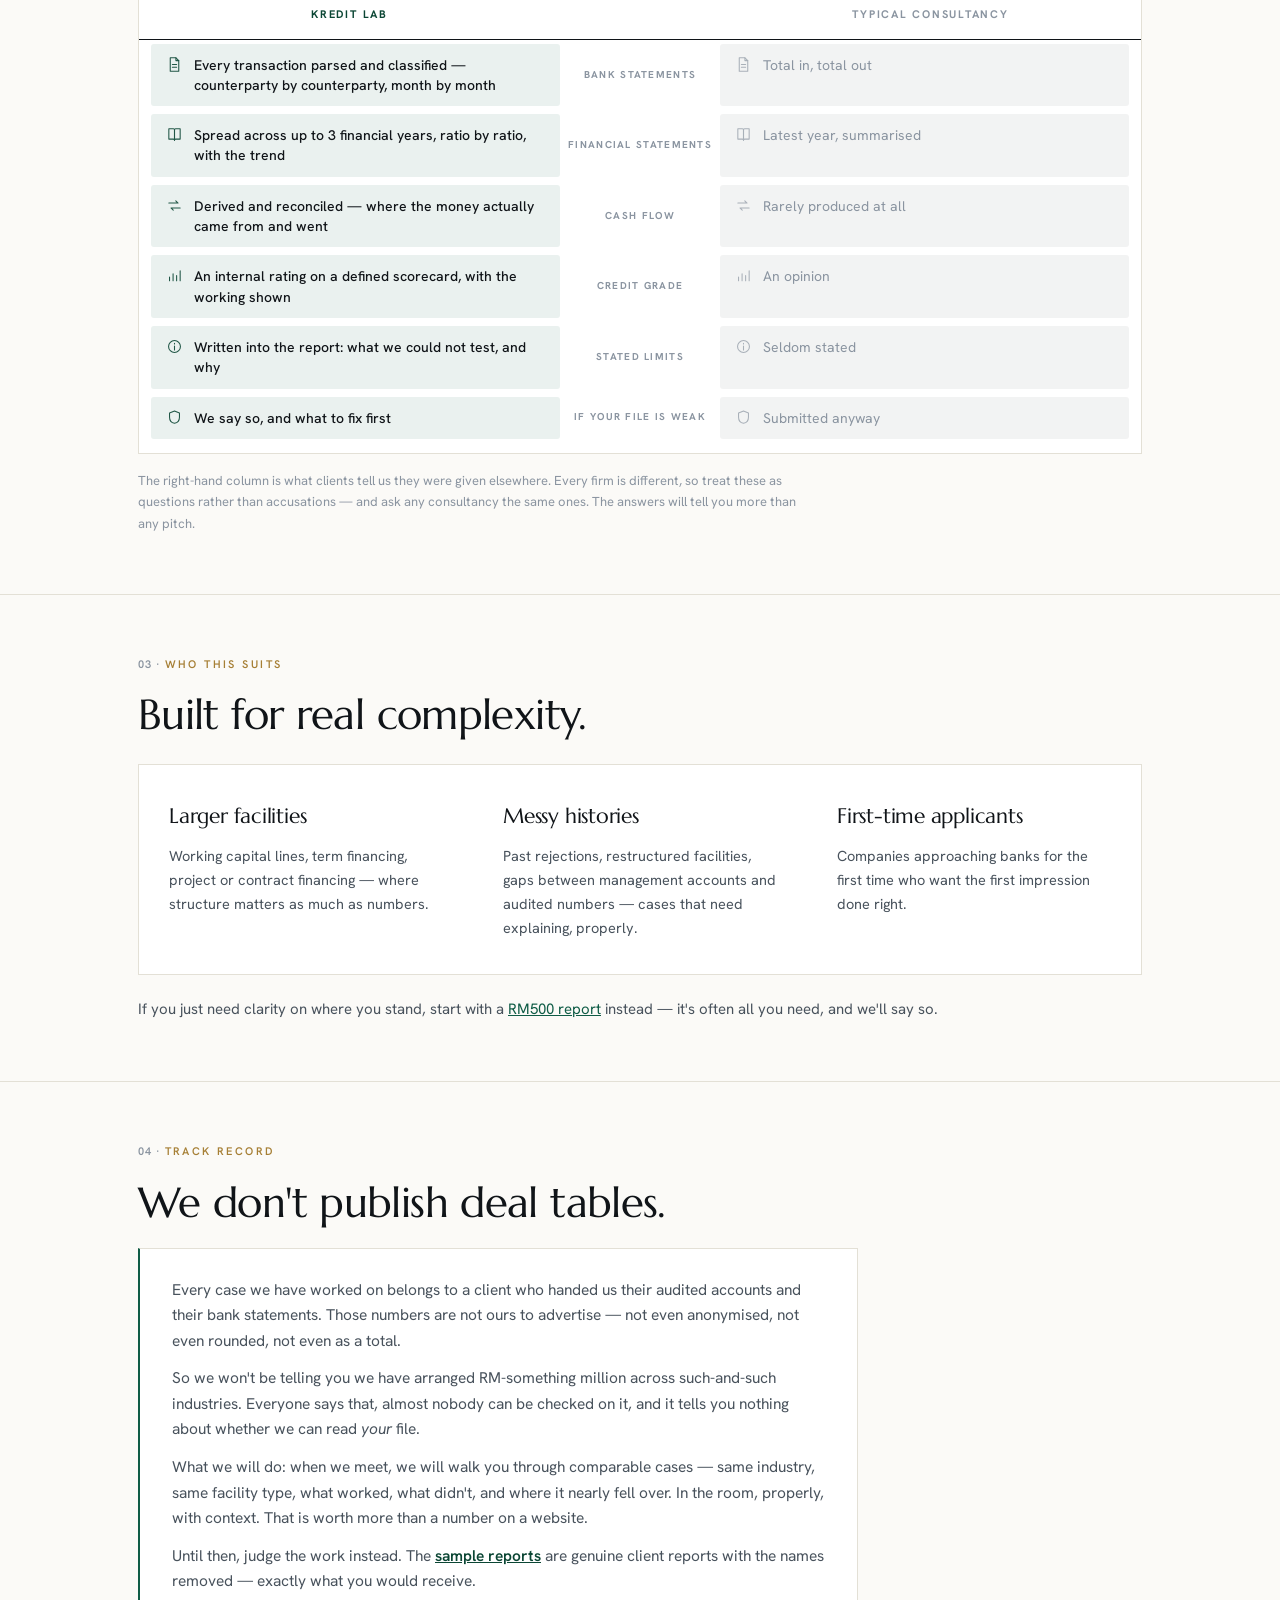
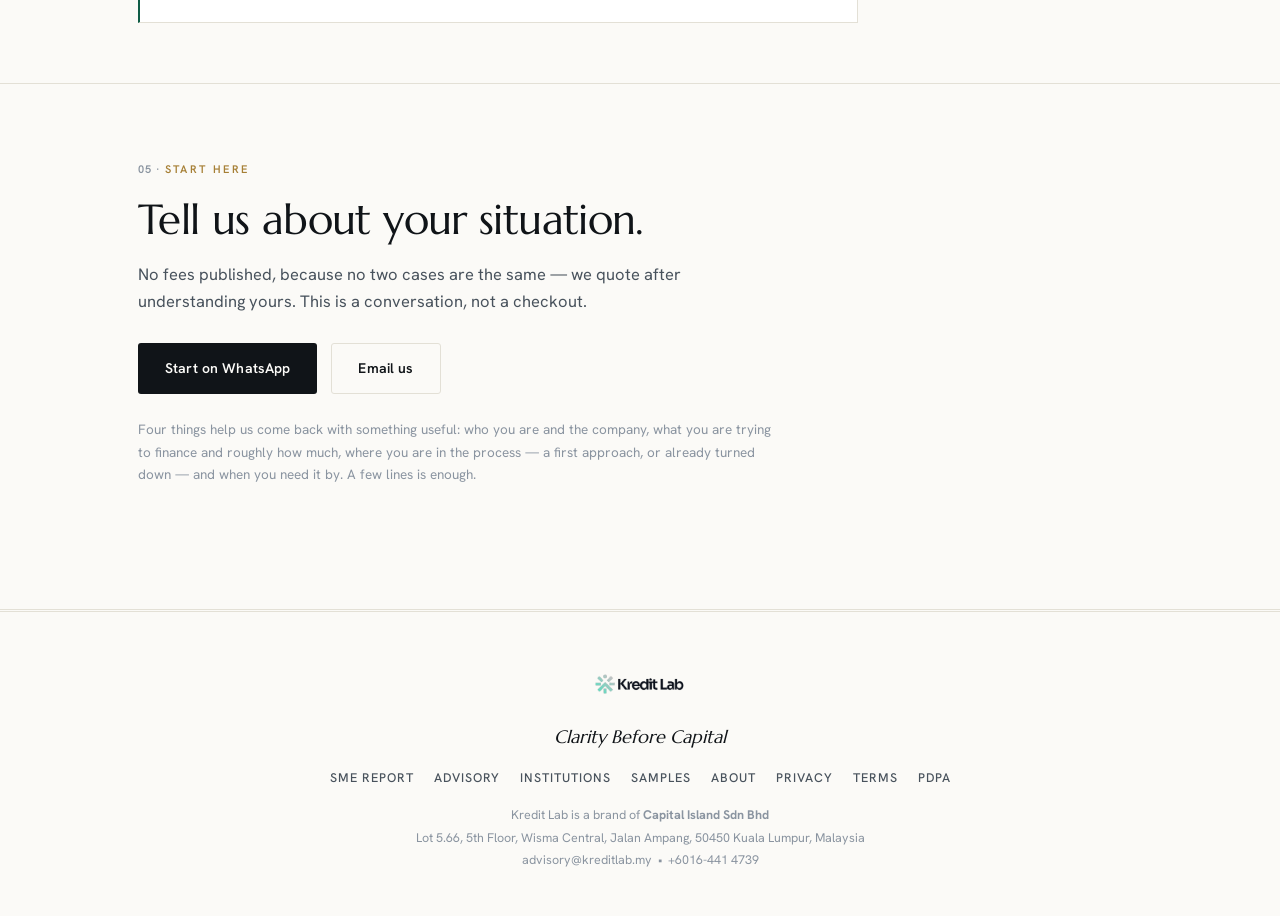
<file: services/advisory.html>
<!DOCTYPE html>
<html lang="en" data-theme="light">
<head>
    <meta charset="UTF-8">
    <meta name="viewport" content="width=device-width, initial-scale=1.0">
    <title>Credit Advisory — Kredit Lab</title>
    <meta name="description" content="Hands-on credit advisory for Malaysian businesses: financial assessment, loan structuring, bank selection, submission preparation, and negotiation support.">
    <link rel="icon" type="image/svg+xml" href="/assets/favicon.svg"><link rel="icon" type="image/png" href="/Chromtabs-logo.png">
    <link rel="preconnect" href="https://fonts.googleapis.com">
    <link rel="preconnect" href="https://fonts.gstatic.com" crossorigin>
    <link href="https://fonts.googleapis.com/css2?family=Marcellus&family=Hanken+Grotesk:wght@400;500;600;700&display=swap" rel="stylesheet">
    <link rel="stylesheet" href="/assets/site.css?v=20260924b">
    <script src="/assets/site.js?v=20260924b"></script>
</head>
<body>

<nav class="site-nav">
    <div class="nav-inner">
        <a class="logo" href="/"><img src="/Chromtabs-logo.png" alt="Kredit Lab logo"> Kredit Lab</a>
        <div class="nav-links">
            <a href="/services/reports">SME Report</a>
            <a href="/services/advisory" class="active">Advisory</a>
            <a href="/services/institutions">For Institutions</a>
            <a href="/samples">Samples</a>
            <a href="/about">About</a>
            <a class="nav-login" href="https://app.kreditlab.my/login">Kreditician Login</a>
        </div>
        <div style="display:flex; gap:10px; align-items:center;">
            <button class="toggle-btn" data-theme-toggle onclick="toggleTheme()">🌙</button>
            <button class="nav-menu-btn" onclick="toggleMenu()">☰</button>
        </div>
    </div>
</nav>

<main>

    <section class="hero container" style="padding-bottom:40px;">
        <span class="eyebrow">Credit Advisory</span>
        <h1>For financing that's too important to <em>wing</em>.</h1>
        <p class="lead">A RM500 report tells you where you stand. Advisory is us standing
        next to you — from first assessment to the bank's final answer.</p>
        <div class="btn-row">
            <a class="btn btn-primary" href="#enquire">Start a conversation</a>
            <a class="btn btn-secondary" href="#how">What we actually do</a>
        </div>
    </section>

    <!-- WHAT WE DO -->
    <section class="block tight" id="how">
        <div class="container">
            <span class="section-label">End to End</span>
            <h2 class="section-title">What an engagement covers.</h2>
            <ol class="step-list" style="margin-top:26px;">
                <li><span class="step-num">1</span><div><h4>Financial assessment</h4>
                    <p>We analyse your accounts and bank statements the way a credit officer will —
                    and tell you honestly whether you're ready to apply, or what to fix first.</p></div></li>
                <li><span class="step-num">2</span><div><h4>Structuring</h4>
                    <p>The right facility, the right amount, the right tenure. Most rejections we see
                    were the wrong ask, not the wrong business.</p></div></li>
                <li><span class="step-num">3</span><div><h4>Bank selection</h4>
                    <p>Different lenders have different appetites. We match your profile to the
                    institutions most likely to say yes — before you spend months finding out the hard way.</p></div></li>
                <li><span class="step-num">4</span><div><h4>Submission preparation</h4>
                    <p>A complete, well-presented application that answers the credit team's questions
                    before they're asked.</p></div></li>
                <li><span class="step-num">5</span><div><h4>Negotiation support</h4>
                    <p>When offers come back, we help you understand the terms and negotiate what's negotiable.</p></div></li>
            </ol>
        </div>
    </section>

    <!-- COMPARISON -->
    <section class="block tight">
        <div class="container">
            <span class="section-label">Comparison</span>
            <h2 class="section-title">Side by side.</h2>
            <p class="section-sub" style="margin-bottom:26px;">What you get from us, against what the
            market typically offers. Line by line, no adjectives.</p>

            <svg width="0" height="0" style="position:absolute" aria-hidden="true" focusable="false"><defs>
            <symbol id="ic-doc" viewBox="0 0 24 24"><path d="M6 2.5h8l4 4v15H6z"/><path d="M14 2.5v4h4"/><path d="M9 12h6M9 16h6"/></symbol>
            <symbol id="ic-book" viewBox="0 0 24 24"><path d="M4 4h6.5a1.5 1.5 0 011.5 1.5V20a1.5 1.5 0 00-1.5-1.5H4z"/><path d="M20 4h-6.5A1.5 1.5 0 0012 5.5V20a1.5 1.5 0 011.5-1.5H20z"/></symbol>
            <symbol id="ic-flow" viewBox="0 0 24 24"><path d="M4 8.5h13l-3.2-3.2M20 15.5H7l3.2 3.2"/></symbol>
            <symbol id="ic-gap" viewBox="0 0 24 24"><path d="M6 2.5h8l4 4v15H6z" stroke-dasharray="3 2.6"/><path d="M12 9v4.5M12 16.4v.9"/></symbol>
            <symbol id="ic-equals" viewBox="0 0 24 24"><path d="M5 9.8h14M5 14.6h14"/></symbol>
            <symbol id="ic-target" viewBox="0 0 24 24"><circle cx="12" cy="12" r="8.3"/><circle cx="12" cy="12" r="3.2"/></symbol>
            <symbol id="ic-grade" viewBox="0 0 24 24"><path d="M5 19.5V14M10 19.5V9.5M15 19.5V12M20 19.5V5.5"/></symbol>
            <symbol id="ic-flag" viewBox="0 0 24 24"><path d="M6 21.5V3.2h11l-2.6 4.3L17 12.2H6"/></symbol>
            <symbol id="ic-person" viewBox="0 0 24 24"><circle cx="12" cy="8" r="3.4"/><path d="M5.6 20.4a6.4 6.4 0 0112.8 0"/></symbol>
            <symbol id="ic-info" viewBox="0 0 24 24"><circle cx="12" cy="12" r="8.4"/><path d="M12 11.2v5.6M12 7.5v1"/></symbol>
            <symbol id="ic-coin" viewBox="0 0 24 24"><circle cx="12" cy="12" r="8.4"/><path d="M12 7.2v9.6M14.5 9.5c-.5-.8-1.4-1.2-2.5-1.2-1.5 0-2.6.8-2.6 1.9 0 2.6 5.2 1.4 5.2 4 0 1.1-1.1 2-2.6 2-1.1 0-2.1-.5-2.6-1.3"/></symbol>
            <symbol id="ic-shield" viewBox="0 0 24 24"><path d="M12 2.8l7 2.9v5.9c0 4.3-2.9 7.8-7 8.6-4.1-.8-7-4.3-7-8.6V5.7z"/></symbol>
            <symbol id="ic-clock" viewBox="0 0 24 24"><circle cx="12" cy="12" r="8.4"/><path d="M12 6.8v5.5l3.5 2"/></symbol>
            <symbol id="ic-tag" viewBox="0 0 24 24"><path d="M3.2 12.6V3.4h9.2l8.4 8.4-9.2 9.2z"/><circle cx="7.4" cy="7.4" r="1.4"/></symbol>
            <symbol id="ic-gear" viewBox="0 0 24 24"><circle cx="12" cy="12" r="3.2"/><path d="M12 2.6v2.6M12 18.8v2.6M2.6 12h2.6M18.8 12h2.6M5.4 5.4l1.9 1.9M16.7 16.7l1.9 1.9M18.6 5.4l-1.9 1.9M7.3 16.7l-1.9 1.9"/></symbol>
            <symbol id="ic-spark" viewBox="0 0 24 24"><path d="M12 3l2.2 5.6L19.8 11l-5.6 2.2L12 19l-2.2-5.8L4.2 11l5.6-2.4z"/></symbol>
            </defs></svg>
            <div class="vs">
                <div class="vs-head">
                    <div class="us">Kredit Lab</div>
                    <div class="mid"></div>
                    <div class="them">Typical consultancy</div>
                </div>
                <div class="vs-row">
                    <div class="pill us"><svg class="ic" aria-hidden="true"><use href="#ic-doc"/></svg><span data-who="Kredit Lab">Every transaction parsed and classified — counterparty by counterparty, month by month</span></div>
                    <div class="vs-label">Bank statements</div>
                    <div class="pill them"><svg class="ic" aria-hidden="true"><use href="#ic-doc"/></svg><span data-who="Typical consultancy">Total in, total out</span></div>
                </div>
                <div class="vs-row">
                    <div class="pill us"><svg class="ic" aria-hidden="true"><use href="#ic-book"/></svg><span data-who="Kredit Lab">Spread across up to 3 financial years, ratio by ratio, with the trend</span></div>
                    <div class="vs-label">Financial statements</div>
                    <div class="pill them"><svg class="ic" aria-hidden="true"><use href="#ic-book"/></svg><span data-who="Typical consultancy">Latest year, summarised</span></div>
                </div>
                <div class="vs-row">
                    <div class="pill us"><svg class="ic" aria-hidden="true"><use href="#ic-flow"/></svg><span data-who="Kredit Lab">Derived and reconciled — where the money actually came from and went</span></div>
                    <div class="vs-label">Cash flow</div>
                    <div class="pill them"><svg class="ic" aria-hidden="true"><use href="#ic-flow"/></svg><span data-who="Typical consultancy">Rarely produced at all</span></div>
                </div>
                <div class="vs-row">
                    <div class="pill us"><svg class="ic" aria-hidden="true"><use href="#ic-grade"/></svg><span data-who="Kredit Lab">An internal rating on a defined scorecard, with the working shown</span></div>
                    <div class="vs-label">Credit grade</div>
                    <div class="pill them"><svg class="ic" aria-hidden="true"><use href="#ic-grade"/></svg><span data-who="Typical consultancy">An opinion</span></div>
                </div>
                <div class="vs-row">
                    <div class="pill us"><svg class="ic" aria-hidden="true"><use href="#ic-info"/></svg><span data-who="Kredit Lab">Written into the report: what we could not test, and why</span></div>
                    <div class="vs-label">Stated limits</div>
                    <div class="pill them"><svg class="ic" aria-hidden="true"><use href="#ic-info"/></svg><span data-who="Typical consultancy">Seldom stated</span></div>
                </div>
                <div class="vs-row">
                    <div class="pill us"><svg class="ic" aria-hidden="true"><use href="#ic-shield"/></svg><span data-who="Kredit Lab">We say so, and what to fix first</span></div>
                    <div class="vs-label">If your file is weak</div>
                    <div class="pill them"><svg class="ic" aria-hidden="true"><use href="#ic-shield"/></svg><span data-who="Typical consultancy">Submitted anyway</span></div>
                </div>
            </div>
            <p class="spec-note">The right-hand column is what clients tell us they were given
            elsewhere. Every firm is different, so treat these as questions rather than accusations —
            and ask any consultancy the same ones. The answers will tell you more than any pitch.</p>
        </div>
    </section>

    <!-- WHO IT'S FOR -->
    <section class="block tight">
        <div class="container">
            <span class="section-label">Who This Suits</span>
            <h2 class="section-title">Built for real complexity.</h2>
            <div class="grid-3" style="margin-top:26px;">
                <div class="card"><h3>Larger facilities</h3><p>Working capital lines, term financing,
                    project or contract financing — where structure matters as much as numbers.</p></div>
                <div class="card"><h3>Messy histories</h3><p>Past rejections, restructured facilities,
                    gaps between management accounts and audited numbers — cases that need explaining, properly.</p></div>
                <div class="card"><h3>First-time applicants</h3><p>Companies approaching banks for the
                    first time who want the first impression done right.</p></div>
            </div>
            <p style="color:var(--text-secondary); margin-top:22px; font-size:15px;">
                If you just need clarity on where you stand, start with a
                <a href="/services/reports" style="color:var(--teal);">RM500 report</a> instead —
                it's often all you need, and we'll say so.</p>
        </div>
    </section>

    <!-- TRACK RECORD -->
    <section class="block tight">
        <div class="container">
            <span class="section-label">Track Record</span>
            <h2 class="section-title">We don't publish deal tables.</h2>
            <div class="statement" style="margin-top:22px;">
                <p>Every case we have worked on belongs to a client who handed us their audited accounts
                and their bank statements. Those numbers are not ours to advertise — not even
                anonymised, not even rounded, not even as a total.</p>
                <p>So we won't be telling you we have arranged RM-something million across
                such-and-such industries. Everyone says that, almost nobody can be checked on it, and
                it tells you nothing about whether we can read <em>your</em> file.</p>
                <p>What we will do: when we meet, we will walk you through comparable cases — same
                industry, same facility type, what worked, what didn't, and where it nearly fell over.
                In the room, properly, with context. That is worth more than a number on a website.</p>
                <p>Until then, judge the work instead. The
                <a href="/samples">sample reports</a> are genuine client reports with the names removed
                — exactly what you would receive.</p>
            </div>
        </div>
    </section>

    <!-- ENQUIRY -->
    <section class="block" id="enquire">
        <div class="container">
            <span class="section-label">Start Here</span>
            <h2 class="section-title">Tell us about your situation.</h2>
            <p class="section-sub" style="margin-bottom:28px;">No fees published, because no two cases
            are the same — we quote after understanding yours. This is a conversation, not a checkout.</p>
            <div class="btn-row" style="justify-content:flex-start;">
                <a class="btn btn-primary" href="https://wa.me/60164414739?text=Hi%2C%20I%27d%20like%20to%20discuss%20credit%20advisory.">Start on WhatsApp</a>
                <a class="btn btn-secondary" href="mailto:advisory@kreditlab.my?subject=Advisory%20enquiry">Email us</a>
            </div>
            <p style="color:var(--text-muted); font-size:13.5px; margin-top:24px; max-width:640px;">
                Four things help us come back with something useful: who you are and the company,
                what you are trying to finance and roughly how much, where you are in the process
                — a first approach, or already turned down — and when you need it by.
                A few lines is enough.</p>
        </div>
    </section>

</main>

<footer class="site-footer">
    <div class="container">
        <img class="theme-logo" src="/KreditLab-light.png" data-logo-light="/KreditLab-light.png" data-logo-dark="/KreditLab-dark.png" alt="Kredit Lab">
        <div class="footer-tagline">Clarity Before Capital</div>
        <div class="footer-links">
            <a href="/services/reports">SME Report</a>
            <a href="/services/advisory">Advisory</a>
            <a href="/services/institutions">Institutions</a>
            <a href="/samples">Samples</a>
            <a href="/about">About</a>
            <a href="/legal/privacy">Privacy</a>
            <a href="/legal/terms">Terms</a>
            <a href="/legal/pdpa">PDPA</a>
        </div>
        <div class="footer-legal">
            Kredit Lab is a brand of <strong>Capital Island Sdn Bhd</strong><br>
            Lot 5.66, 5th Floor, Wisma Central, Jalan Ampang, 50450 Kuala Lumpur, Malaysia<br>
            <a href="mailto:advisory@kreditlab.my">advisory@kreditlab.my</a> &nbsp;•&nbsp;
            <a href="tel:+60164414739">+6016-441 4739</a>
        </div>
    </div>
</footer>

</body>
</html>
</file>
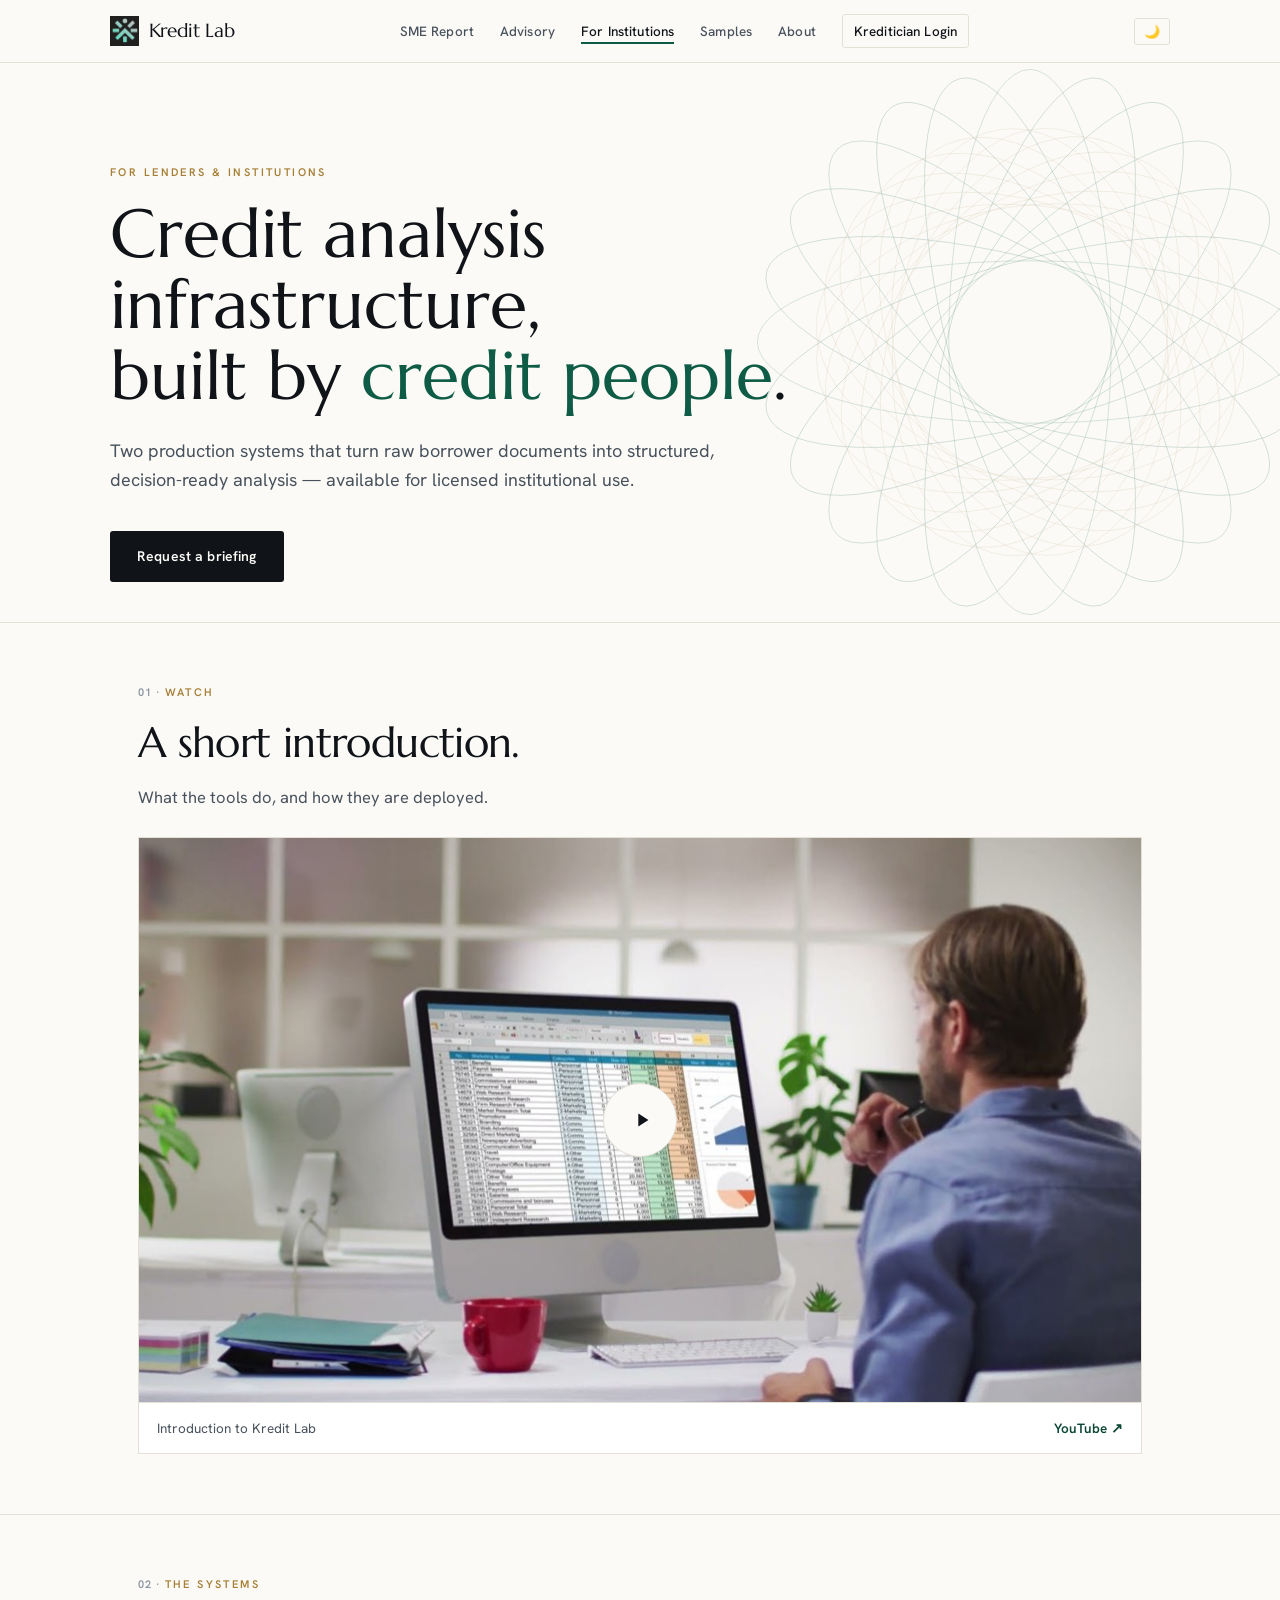
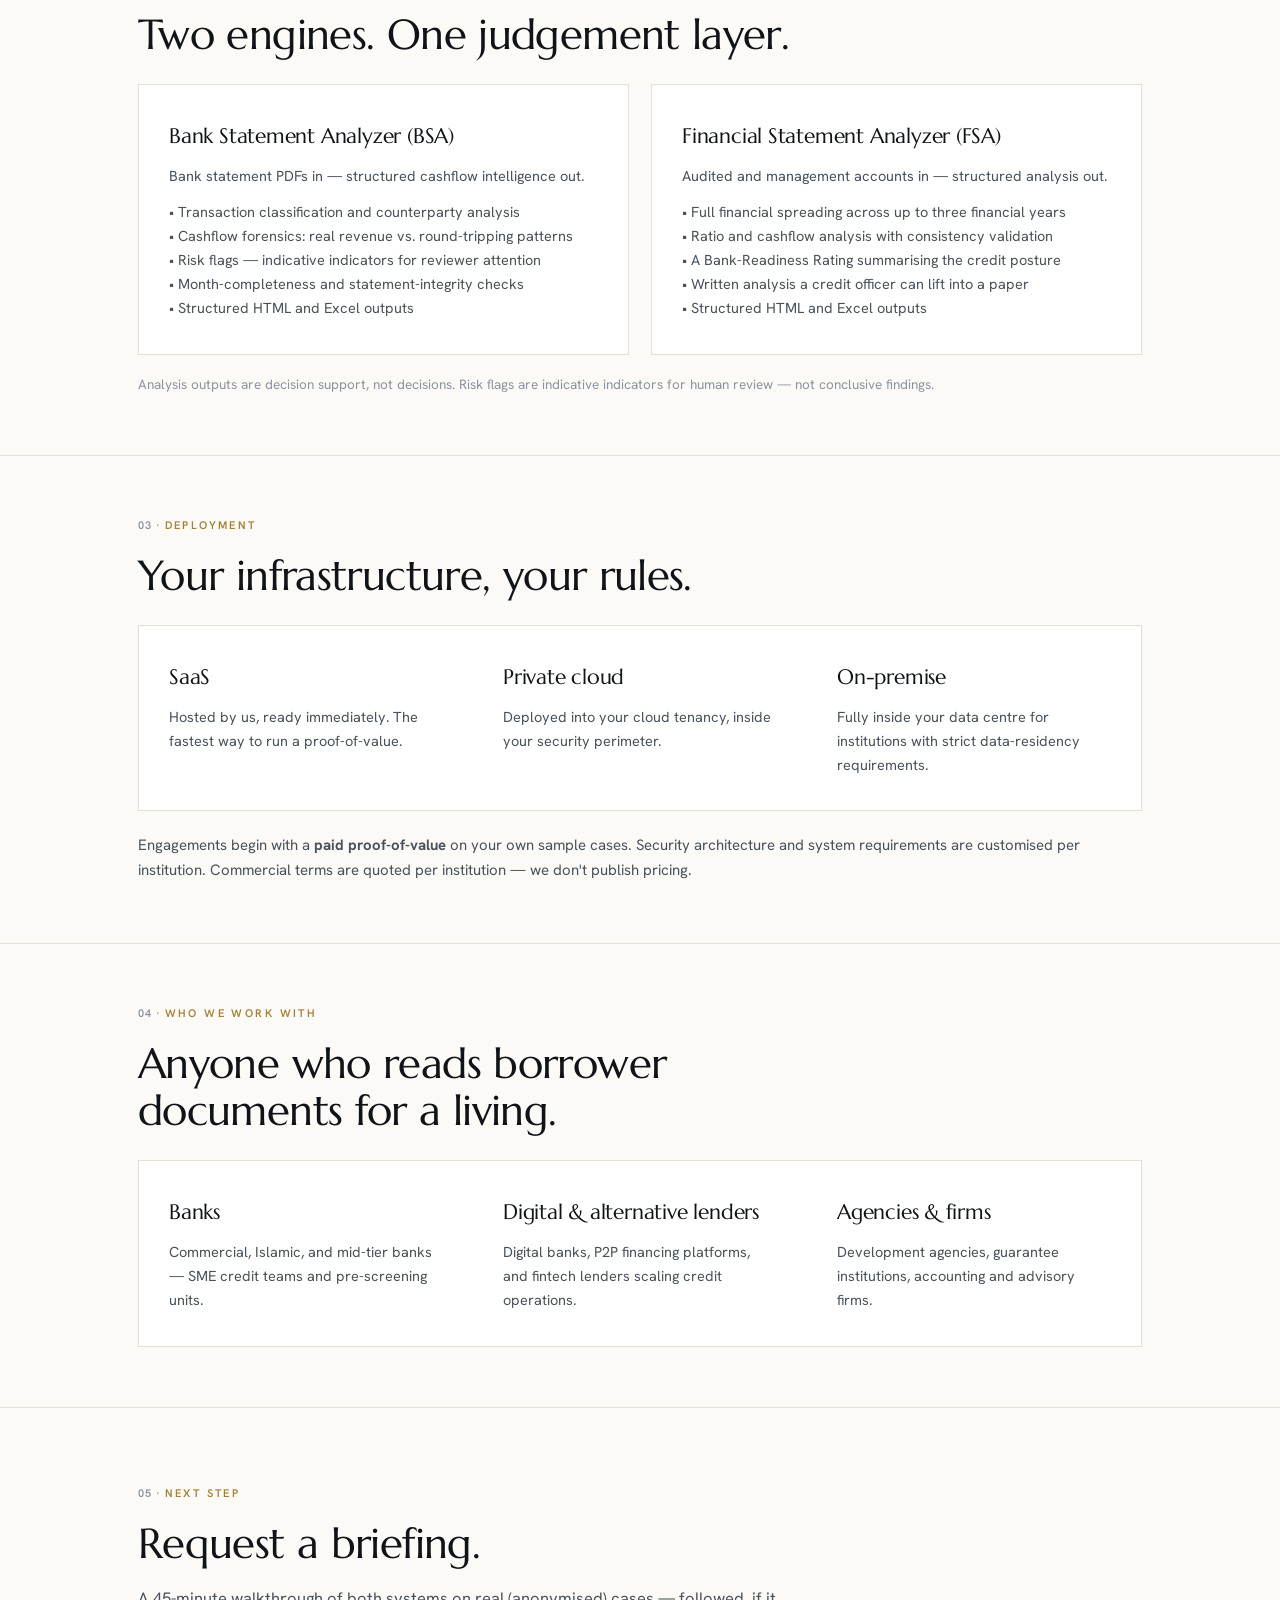
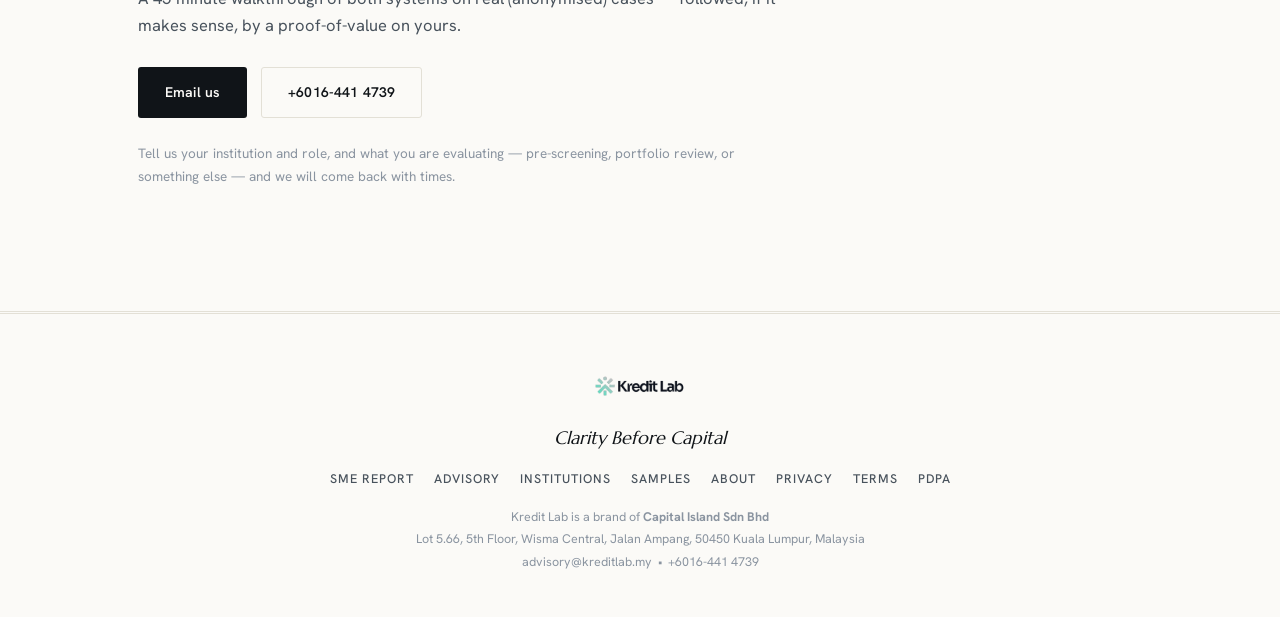
<file: services/institutions.html>
<!DOCTYPE html>
<html lang="en" data-theme="light">
<head>
    <meta charset="UTF-8">
    <meta name="viewport" content="width=device-width, initial-scale=1.0">
    <title>For Institutions — Kredit Lab Analysis Platforms</title>
    <meta name="description" content="The Kredit Lab Bank Statement Analyzer and Financial Statement Analyzer, licensed for banks, digital lenders, P2P platforms, agencies, and advisory firms.">
    <link rel="icon" type="image/svg+xml" href="/assets/favicon.svg"><link rel="icon" type="image/png" href="/Chromtabs-logo.png">
    <link rel="preconnect" href="https://fonts.googleapis.com">
    <link rel="preconnect" href="https://fonts.gstatic.com" crossorigin>
    <link href="https://fonts.googleapis.com/css2?family=Marcellus&family=Hanken+Grotesk:wght@400;500;600;700&display=swap" rel="stylesheet">
    <link rel="stylesheet" href="/assets/site.css?v=20260924b">
    <script src="/assets/site.js?v=20260924b"></script>
</head>
<body>

<nav class="site-nav">
    <div class="nav-inner">
        <a class="logo" href="/"><img src="/Chromtabs-logo.png" alt="Kredit Lab logo"> Kredit Lab</a>
        <div class="nav-links">
            <a href="/services/reports">SME Report</a>
            <a href="/services/advisory">Advisory</a>
            <a href="/services/institutions" class="active">For Institutions</a>
            <a href="/samples">Samples</a>
            <a href="/about">About</a>
            <a class="nav-login" href="https://app.kreditlab.my/login">Kreditician Login</a>
        </div>
        <div style="display:flex; gap:10px; align-items:center;">
            <button class="toggle-btn" data-theme-toggle onclick="toggleTheme()">🌙</button>
            <button class="nav-menu-btn" onclick="toggleMenu()">☰</button>
        </div>
    </div>
</nav>

<main>

    <section class="hero container" style="padding-bottom:40px;">
        <span class="eyebrow">For lenders &amp; institutions</span>
        <h1>Credit analysis infrastructure,<br>built by <em>credit people</em>.</h1>
        <p class="lead">Two production systems that turn raw borrower documents into structured,
        decision-ready analysis — available for licensed institutional use.</p>
        <div class="btn-row">
            <a class="btn btn-primary" href="#briefing">Request a briefing</a>
        </div>
    </section>

    <!-- VIDEO -->
    <section class="block tight">
        <div class="container">
            <span class="section-label">Watch</span>
            <h2 class="section-title">A short introduction.</h2>
            <p class="section-sub" style="margin-bottom:26px;">What the tools do, and how they
            are deployed.</p>
            <div class="video" data-yt="jiPV-laNPHE" data-title="Introduction to Kredit Lab">
                <button class="video-play" type="button" aria-label="Play video: Introduction to Kredit Lab">
                    <img src="/images/video/intro.jpg" alt="" loading="lazy" width="1000" height="563">
                    <span class="video-btn" aria-hidden="true"><svg viewBox="0 0 24 24" aria-hidden="true"><path d="M8 5v14l11-7z"/></svg></span>
                </button>
                <div class="video-cap">
                    <span>Introduction to Kredit Lab</span>
                    <a href="https://www.youtube.com/@KreditLabMY" target="_blank" rel="noopener">YouTube &#8599;</a>
                </div>
            </div>
        </div>
    </section>

    <!-- THE TWO SYSTEMS -->
    <section class="block tight">
        <div class="container">
            <span class="section-label">The Systems</span>
            <h2 class="section-title">Two engines. One judgement layer.</h2>
            <div class="grid-2" style="margin-top:26px;">
                <div class="card">
                    <h3>Bank Statement Analyzer (BSA)</h3>
                    <p style="margin-bottom:12px;">Bank statement PDFs in — structured cashflow
                    intelligence out.</p>
                    <p>• Transaction classification and counterparty analysis<br>
                       • Cashflow forensics: real revenue vs. round-tripping patterns<br>
                       • Risk flags — indicative indicators for reviewer attention<br>
                       • Month-completeness and statement-integrity checks<br>
                       • Structured HTML and Excel outputs</p>
                </div>
                <div class="card">
                    <h3>Financial Statement Analyzer (FSA)</h3>
                    <p style="margin-bottom:12px;">Audited and management accounts in — structured
                    analysis out.</p>
                    <p>• Full financial spreading across up to three financial years<br>
                       • Ratio and cashflow analysis with consistency validation<br>
                       • A Bank-Readiness Rating summarising the credit posture<br>
                       • Written analysis a credit officer can lift into a paper<br>
                       • Structured HTML and Excel outputs</p>
                </div>
            </div>
            <p style="color:var(--text-muted); font-size:13.5px; margin-top:18px;">
                Analysis outputs are decision support, not decisions. Risk flags are indicative
                indicators for human review — not conclusive findings.</p>
        </div>
    </section>

    <!-- DEPLOYMENT -->
    <section class="block tight">
        <div class="container">
            <span class="section-label">Deployment</span>
            <h2 class="section-title">Your infrastructure, your rules.</h2>
            <div class="grid-3" style="margin-top:26px;">
                <div class="card"><h3>SaaS</h3><p>Hosted by us, ready immediately. The fastest way
                    to run a proof-of-value.</p></div>
                <div class="card"><h3>Private cloud</h3><p>Deployed into your cloud tenancy, inside
                    your security perimeter.</p></div>
                <div class="card"><h3>On-premise</h3><p>Fully inside your data centre for institutions
                    with strict data-residency requirements.</p></div>
            </div>
            <p style="color:var(--text-secondary); font-size:15px; margin-top:22px;">
                Engagements begin with a <strong>paid proof-of-value</strong> on your own sample cases.
                Security architecture and system requirements are customised per institution.
                Commercial terms are quoted per institution — we don't publish pricing.</p>
        </div>
    </section>

    <!-- WHO -->
    <section class="block tight">
        <div class="container">
            <span class="section-label">Who We Work With</span>
            <h2 class="section-title">Anyone who reads borrower documents for a living.</h2>
            <div class="grid-3" style="margin-top:26px;">
                <div class="card"><h3>Banks</h3><p>Commercial, Islamic, and mid-tier banks —
                    SME credit teams and pre-screening units.</p></div>
                <div class="card"><h3>Digital &amp; alternative lenders</h3><p>Digital banks, P2P
                    financing platforms, and fintech lenders scaling credit operations.</p></div>
                <div class="card"><h3>Agencies &amp; firms</h3><p>Development agencies, guarantee
                    institutions, accounting and advisory firms.</p></div>
            </div>
        </div>
    </section>

    <!-- BRIEFING -->
    <section class="block" id="briefing">
        <div class="container">
            <span class="section-label">Next Step</span>
            <h2 class="section-title">Request a briefing.</h2>
            <p class="section-sub" style="margin-bottom:28px;">A 45-minute walkthrough of both systems
            on real (anonymised) cases — followed, if it makes sense, by a proof-of-value on yours.</p>
            <div class="btn-row" style="justify-content:flex-start;">
                <a class="btn btn-primary" href="mailto:advisory@kreditlab.my?subject=Briefing%20request">Email us</a>
                <a class="btn btn-secondary" href="tel:+60164414739">+6016-441 4739</a>
            </div>
            <p style="color:var(--text-muted); font-size:13.5px; margin-top:24px; max-width:640px;">
                Tell us your institution and role, and what you are evaluating — pre-screening,
                portfolio review, or something else — and we will come back with times.</p>
        </div>
    </section>

</main>

<footer class="site-footer">
    <div class="container">
        <img class="theme-logo" src="/KreditLab-light.png" data-logo-light="/KreditLab-light.png" data-logo-dark="/KreditLab-dark.png" alt="Kredit Lab">
        <div class="footer-tagline">Clarity Before Capital</div>
        <div class="footer-links">
            <a href="/services/reports">SME Report</a>
            <a href="/services/advisory">Advisory</a>
            <a href="/services/institutions">Institutions</a>
            <a href="/samples">Samples</a>
            <a href="/about">About</a>
            <a href="/legal/privacy">Privacy</a>
            <a href="/legal/terms">Terms</a>
            <a href="/legal/pdpa">PDPA</a>
        </div>
        <div class="footer-legal">
            Kredit Lab is a brand of <strong>Capital Island Sdn Bhd</strong><br>
            Lot 5.66, 5th Floor, Wisma Central, Jalan Ampang, 50450 Kuala Lumpur, Malaysia<br>
            <a href="mailto:advisory@kreditlab.my">advisory@kreditlab.my</a> &nbsp;•&nbsp;
            <a href="tel:+60164414739">+6016-441 4739</a>
        </div>
    </div>
</footer>

</body>
</html>
</file>
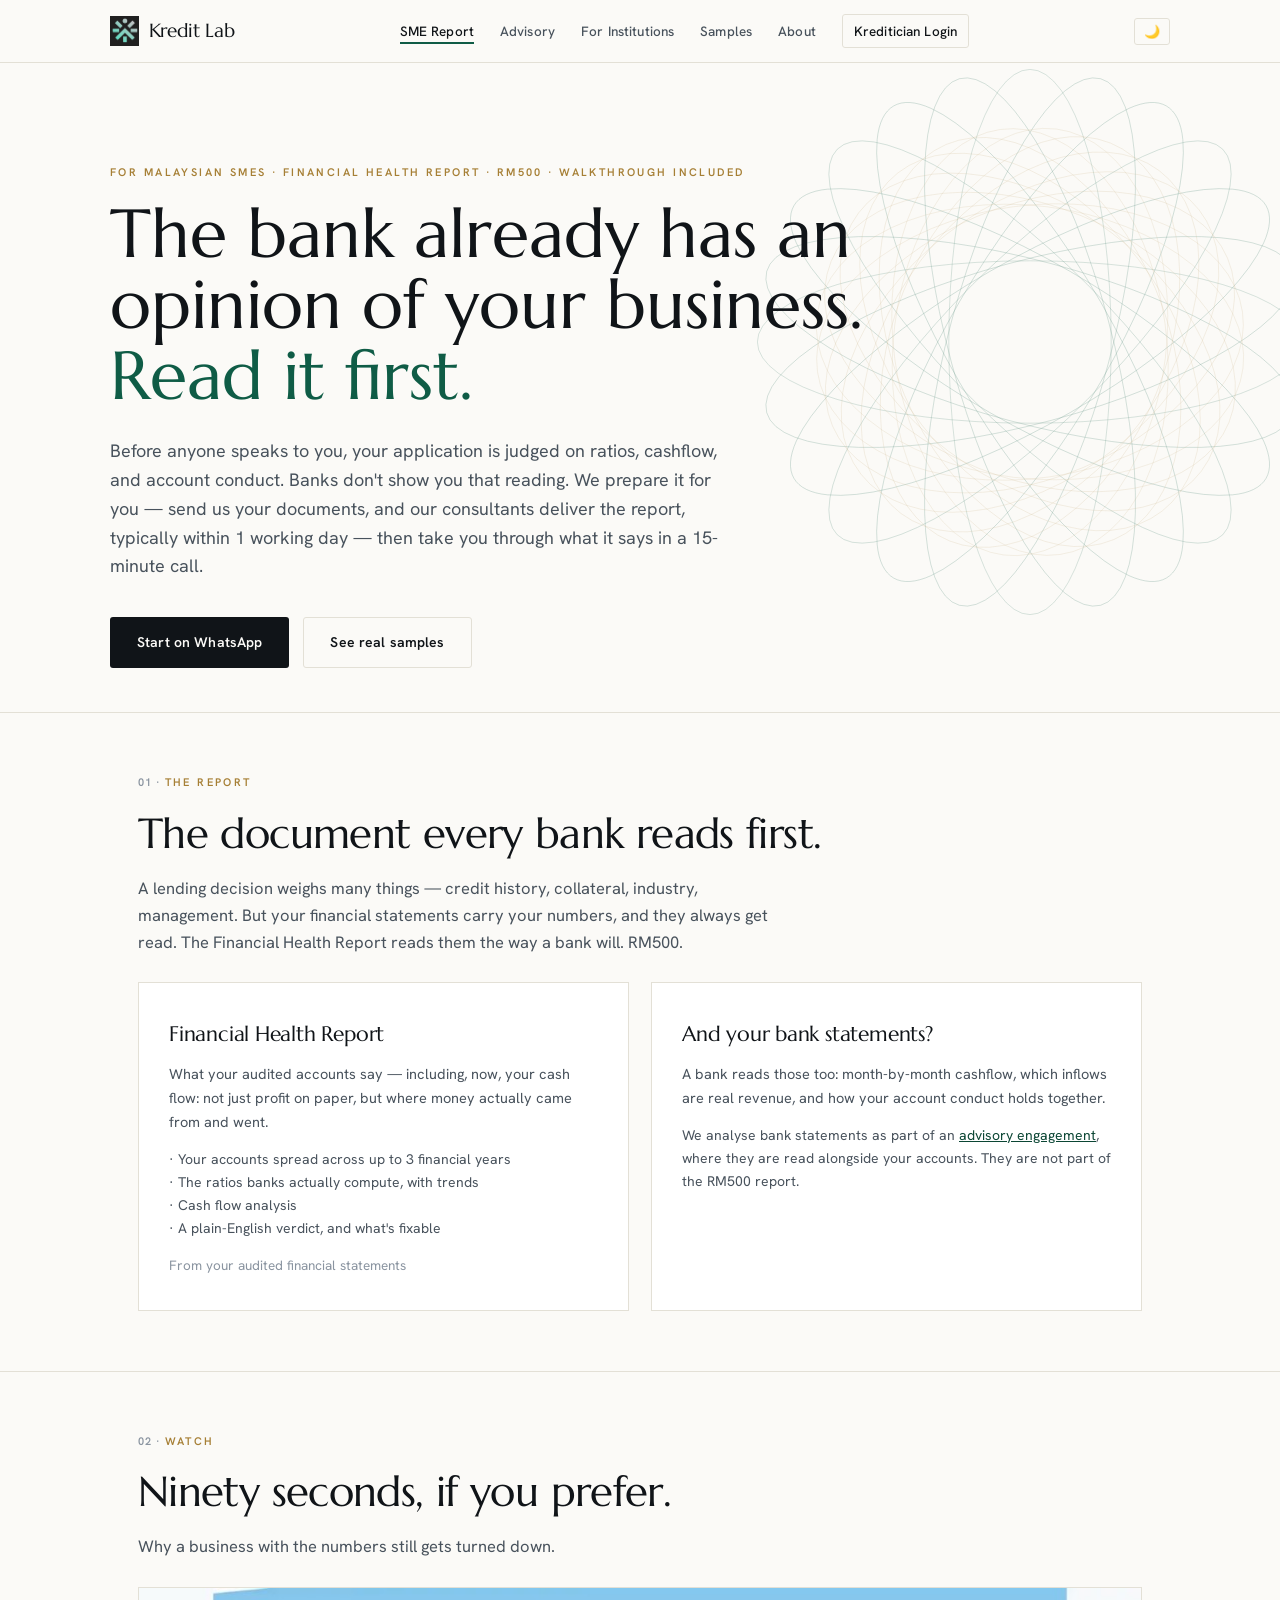
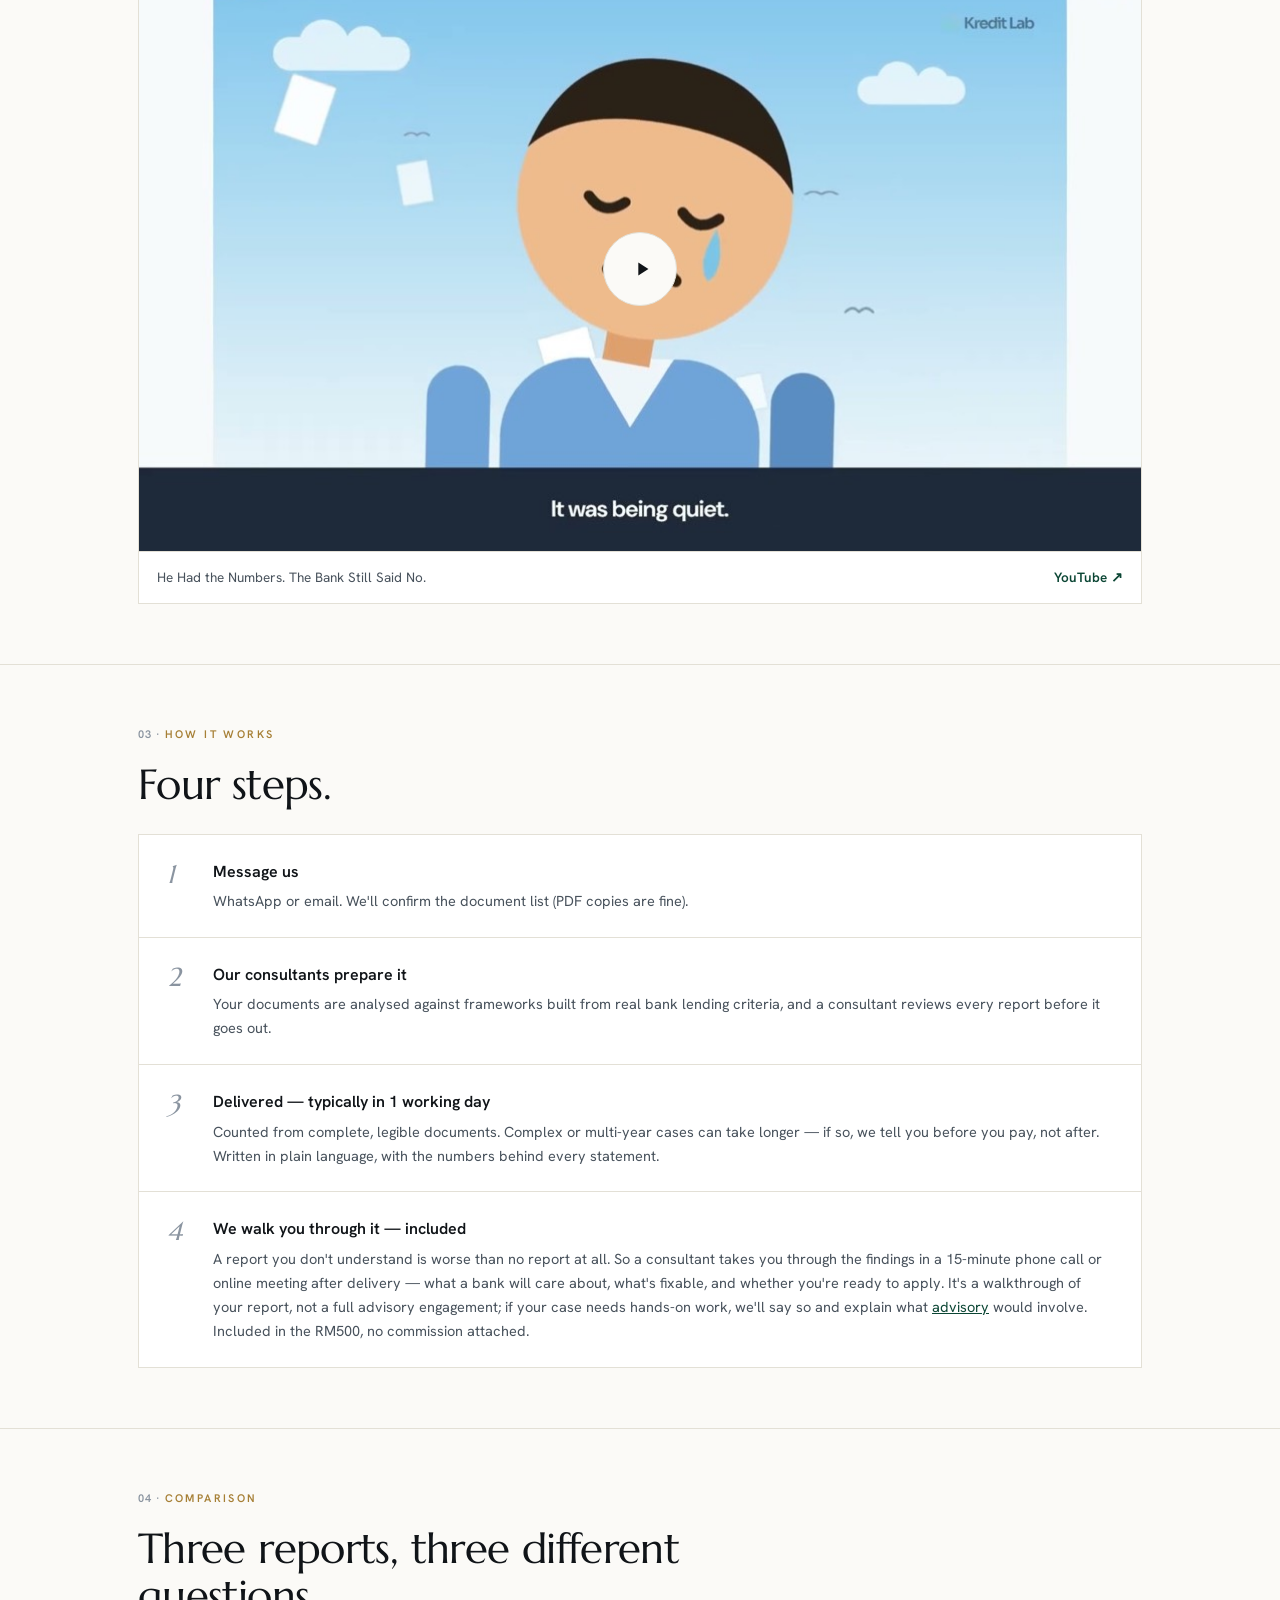
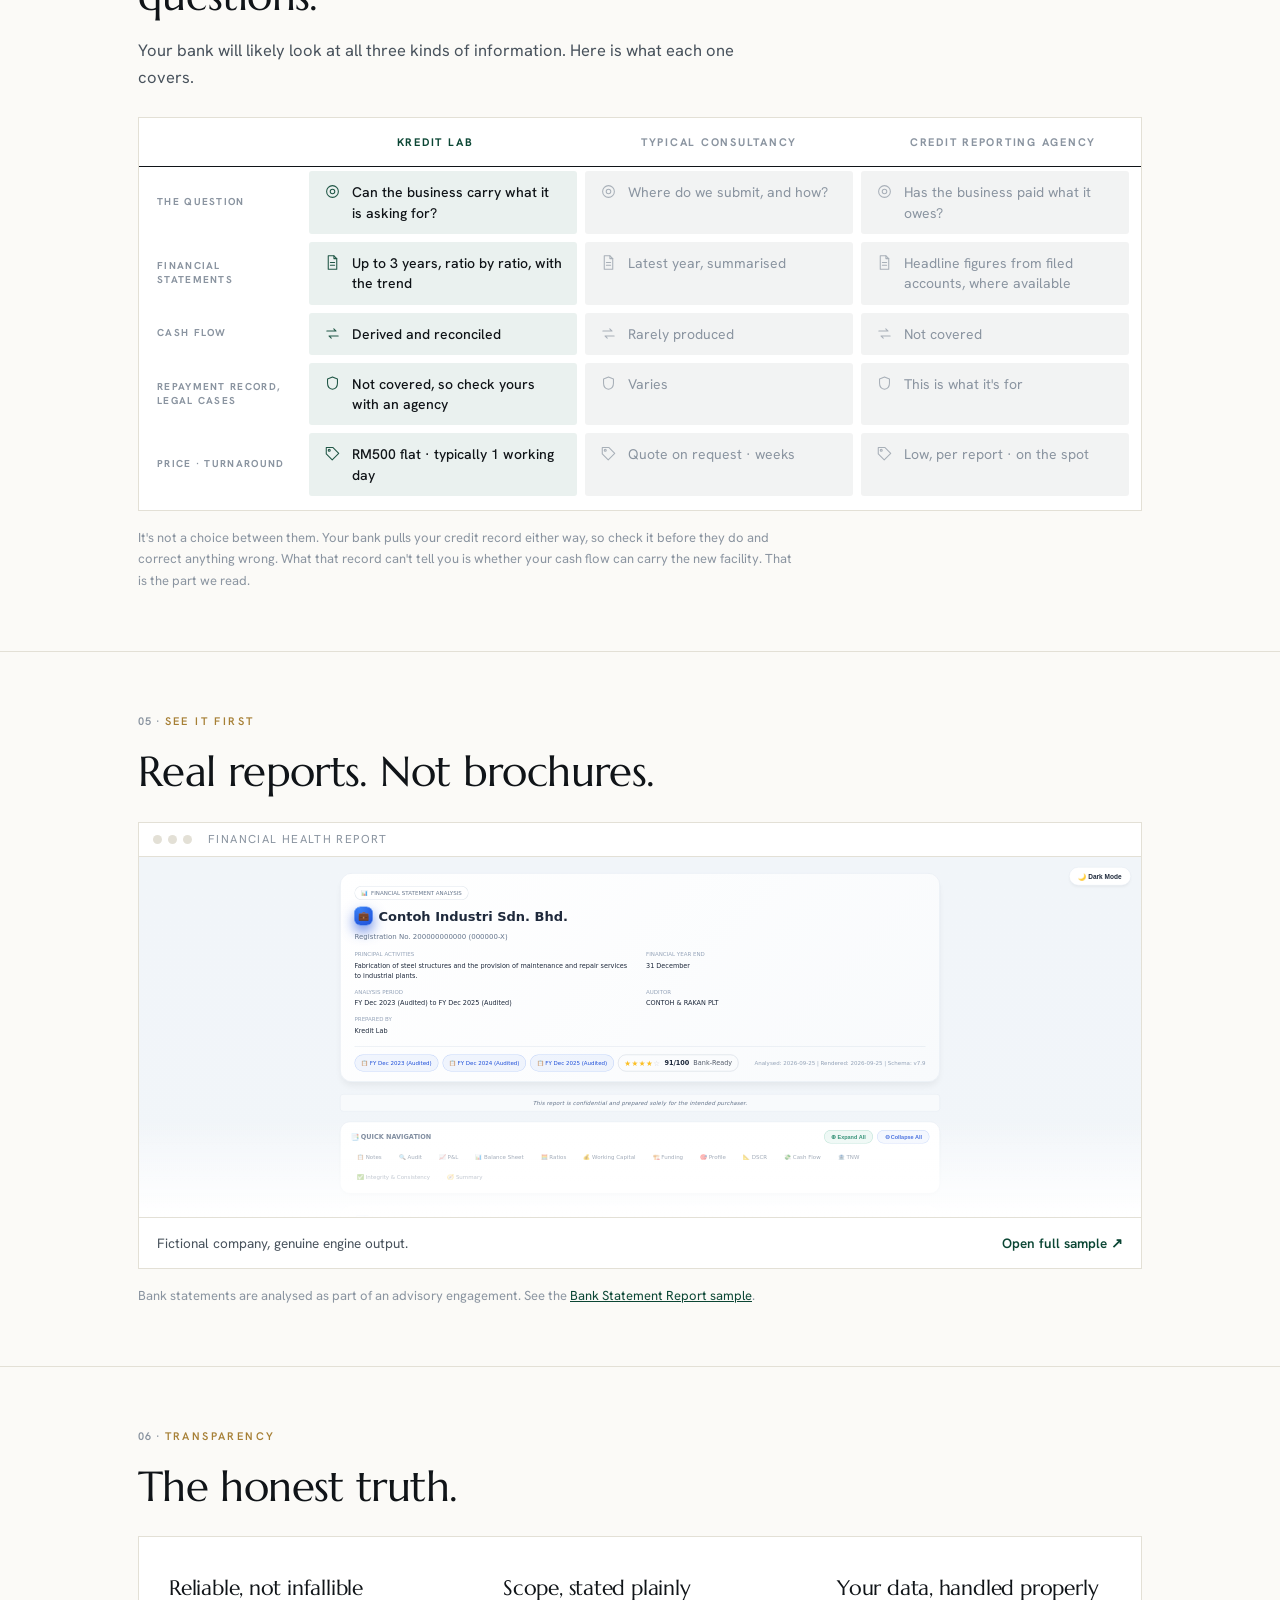
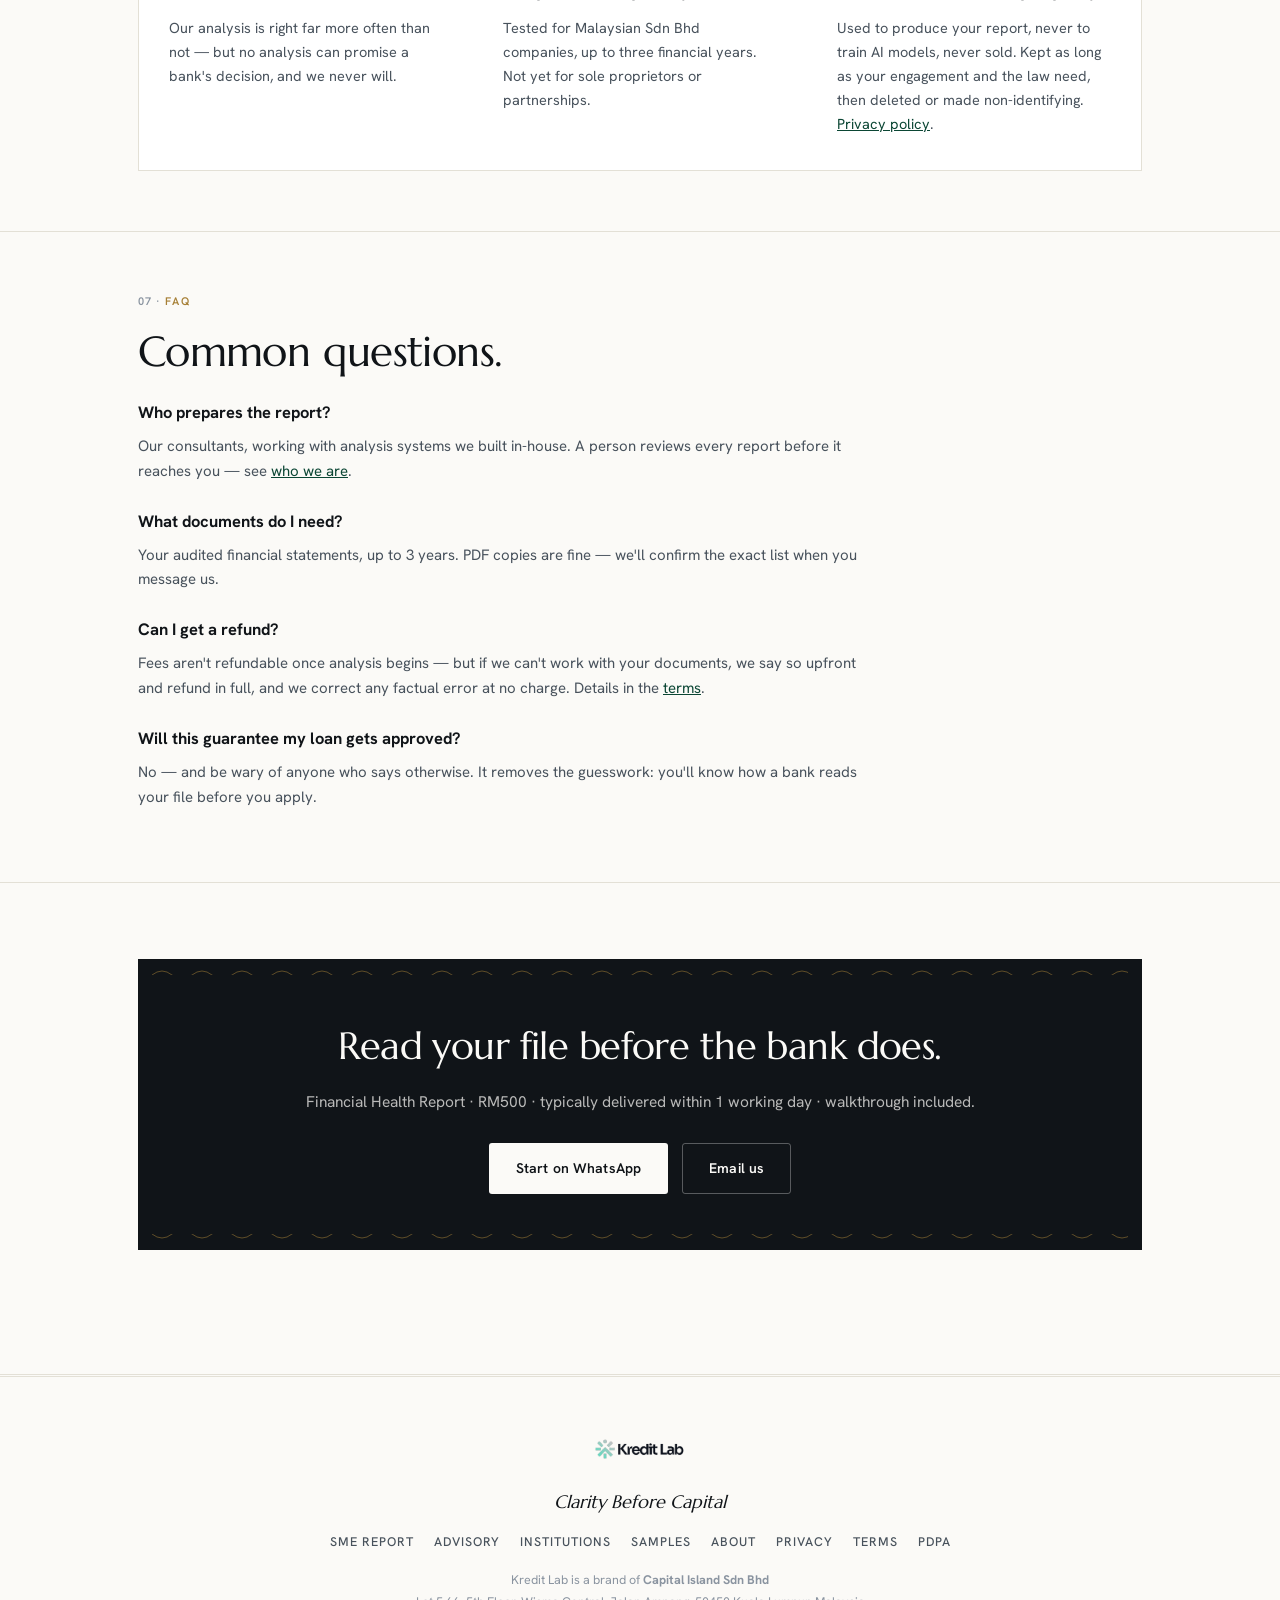
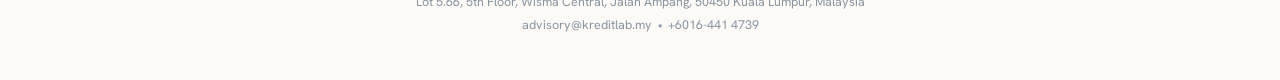
<file: services/reports.html>
<!DOCTYPE html>
<html lang="en" data-theme="light">
<head>
    <meta charset="UTF-8">
    <meta name="viewport" content="width=device-width, initial-scale=1.0">
    <title>SME Report — Kredit Lab</title>
    <meta name="description" content="See your business the way banks see it. The Financial Health Report for Malaysian SMEs — RM500, prepared by our consultants, with a walkthrough of the findings included.">
    <link rel="icon" type="image/svg+xml" href="/assets/favicon.svg"><link rel="icon" type="image/png" href="/Chromtabs-logo.png">
    <link rel="preconnect" href="https://fonts.googleapis.com">
    <link rel="preconnect" href="https://fonts.gstatic.com" crossorigin>
    <link href="https://fonts.googleapis.com/css2?family=Marcellus&family=Hanken+Grotesk:wght@400;500;600;700&display=swap" rel="stylesheet">
    <link rel="stylesheet" href="/assets/site.css?v=20260924b">
    <script src="/assets/site.js?v=20260924b"></script>
</head>
<body>

<nav class="site-nav">
    <div class="nav-inner">
        <a class="logo" href="/"><img src="/Chromtabs-logo.png" alt="Kredit Lab logo"> Kredit Lab</a>
        <div class="nav-links">
            <a href="/services/reports" class="active">SME Report</a>
            <a href="/services/advisory">Advisory</a>
            <a href="/services/institutions">For Institutions</a>
            <a href="/samples">Samples</a>
            <a href="/about">About</a>
            <a class="nav-login" href="https://app.kreditlab.my/login">Kreditician Login</a>
        </div>
        <div style="display:flex; gap:10px; align-items:center;">
            <button class="toggle-btn" data-theme-toggle onclick="toggleTheme()">🌙</button>
            <button class="nav-menu-btn" onclick="toggleMenu()">☰</button>
        </div>
    </div>
</nav>

<main>

    <!-- HERO -->
    <section class="hero container" style="padding-bottom:44px;">
        <span class="eyebrow">For Malaysian SMEs · Financial Health Report · RM500 · walkthrough included</span>
        <h1>The bank already has an opinion of your business.<br><em>Read it first.</em></h1>
        <p class="lead">Before anyone speaks to you, your application is judged on ratios, cashflow,
        and account conduct. Banks don't show you that reading. We prepare it for you — send us your
        documents, and our consultants deliver the report, typically within 1 working day &mdash;
        then take you through what it says in a 15-minute call.</p>
        <div class="btn-row">
            <a class="btn btn-primary" href="https://wa.me/60164414739?text=Hi%2C%20I%27d%20like%20to%20get%20a%20Kredit%20Lab%20report.">Start on WhatsApp</a>
            <a class="btn btn-secondary" href="/samples">See real samples</a>
        </div>
    </section>

    <!-- THE TWO REPORTS -->
    <section class="block tight">
        <div class="container">
            <span class="section-label">The Report</span>
            <h2 class="section-title">The document every bank reads first.</h2>
            <p class="section-sub" style="margin-bottom:26px;">A lending decision weighs many things —
            credit history, collateral, industry, management. But your financial statements carry your
            numbers, and they always get read. The Financial Health Report reads them the way a bank
            will. RM500.</p>
            <div class="grid-2">
                <div class="card">
                    <h3>Financial Health Report</h3>
                    <p style="margin-bottom:14px;">What your audited accounts say — including, now,
                    your cash flow: not just profit on paper, but where money actually came from
                    and went.</p>
                    <p style="color:var(--ink-2); font-size:14px; margin-bottom:14px;">
                        · Your accounts spread across up to 3 financial years<br>
                        · The ratios banks actually compute, with trends<br>
                        · Cash flow analysis<br>
                        · A plain-English verdict, and what's fixable</p>
                    <p style="color:var(--muted); font-size:13.5px;">From your audited financial statements</p>
                </div>
                <div class="card">
                    <h3>And your bank statements?</h3>
                    <p style="margin-bottom:14px;">A bank reads those too: month-by-month cashflow, which
                    inflows are real revenue, and how your account conduct holds together.</p>
                    <p style="color:var(--ink-2); font-size:14px; margin-bottom:14px;">
                        We analyse bank statements as part of an
                        <a href="/services/advisory" style="color:var(--accent-ink);">advisory engagement</a>,
                        where they are read alongside your accounts. They are not part of the RM500 report.</p>
                </div>
            </div>
        </div>
    </section>

    <!-- VIDEO -->
    <section class="block tight">
        <div class="container">
            <span class="section-label">Watch</span>
            <h2 class="section-title">Ninety seconds, if you prefer.</h2>
            <p class="section-sub" style="margin-bottom:26px;">Why a business with the numbers
            still gets turned down.</p>
            <div class="video" data-yt="PNk0PIR-doA" data-title="He Had the Numbers. The Bank Still Said No.">
                <button class="video-play" type="button" aria-label="Play video: He Had the Numbers. The Bank Still Said No.">
                    <img src="/images/video/numbers.jpg" alt="" loading="lazy" width="1000" height="563">
                    <span class="video-btn" aria-hidden="true"><svg viewBox="0 0 24 24" aria-hidden="true"><path d="M8 5v14l11-7z"/></svg></span>
                </button>
                <div class="video-cap">
                    <span>He Had the Numbers. The Bank Still Said No.</span>
                    <a href="https://www.youtube.com/@KreditLabMY" target="_blank" rel="noopener">YouTube &#8599;</a>
                </div>
            </div>
        </div>
    </section>

    <!-- HOW IT WORKS -->
    <section class="block tight">
        <div class="container">
            <span class="section-label">How It Works</span>
            <h2 class="section-title">Four steps.</h2>
            <ol class="step-list" style="margin-top:26px;">
                <li><span class="step-num">1</span><div><h4>Message us</h4>
                    <p>WhatsApp or email. We'll confirm the document list (PDF copies are
                    fine).</p></div></li>
                <li><span class="step-num">2</span><div><h4>Our consultants prepare it</h4>
                    <p>Your documents are analysed against frameworks built from real bank lending
                    criteria, and a consultant reviews every report before it goes out.</p></div></li>
                <li><span class="step-num">3</span><div><h4>Delivered — typically in 1 working day</h4>
                    <p>Counted from complete, legible documents. Complex or multi-year cases can take
                    longer — if so, we tell you before you pay, not after. Written in plain language,
                    with the numbers behind every statement.</p></div></li>
                <li><span class="step-num">4</span><div><h4>We walk you through it — included</h4>
                    <p>A report you don't understand is worse than no report at all. So a consultant
                    takes you through the findings in a 15-minute phone call or online meeting after
                    delivery — what a bank will care about, what's fixable, and whether you're ready
                    to apply. It's a walkthrough of your report, not a full advisory engagement; if your
                    case needs hands-on work, we'll say so and explain what
                    <a href="/services/advisory" style="color:var(--accent-ink);">advisory</a> would
                    involve. Included in the RM500, no commission attached.</p></div></li>
            </ol>
        </div>
    </section>

    <!-- COMPARISON: three kinds of report -->
    <section class="block tight">
        <div class="container">
            <span class="section-label">Comparison</span>
            <h2 class="section-title">Three reports, three different questions.</h2>
            <p class="section-sub" style="margin-bottom:26px;">Your bank will likely look at all three
            kinds of information. Here is what each one covers.</p>

            <svg width="0" height="0" style="position:absolute" aria-hidden="true" focusable="false"><defs>
            <symbol id="ic-target" viewBox="0 0 24 24"><circle cx="12" cy="12" r="8.3"/><circle cx="12" cy="12" r="3.2"/></symbol>
            <symbol id="ic-doc" viewBox="0 0 24 24"><path d="M6 2.5h8l4 4v15H6z"/><path d="M14 2.5v4h4"/><path d="M9 12h6M9 16h6"/></symbol>
            <symbol id="ic-flow" viewBox="0 0 24 24"><path d="M4 8.5h13l-3.2-3.2M20 15.5H7l3.2 3.2"/></symbol>
            <symbol id="ic-shield" viewBox="0 0 24 24"><path d="M12 2.8l7 2.9v5.9c0 4.3-2.9 7.8-7 8.6-4.1-.8-7-4.3-7-8.6V5.7z"/></symbol>
            <symbol id="ic-person" viewBox="0 0 24 24"><circle cx="12" cy="8" r="3.4"/><path d="M5.6 20.4a6.4 6.4 0 0112.8 0"/></symbol>
            <symbol id="ic-tag" viewBox="0 0 24 24"><path d="M3.2 12.6V3.4h9.2l8.4 8.4-9.2 9.2z"/><circle cx="7.4" cy="7.4" r="1.4"/></symbol>
            </defs></svg>
            <div class="vs vs3">
                <div class="vs-head">
                    <div class="mid"></div>
                    <div class="us">Kredit Lab</div>
                    <div class="them">Typical consultancy</div>
                    <div class="them">Credit reporting agency</div>
                </div>
                <div class="vs-row">
                    <div class="vs-label">The question</div>
                    <div class="pill us"><svg class="ic" aria-hidden="true"><use href="#ic-target"/></svg><span data-who="Kredit Lab">Can the business carry what it is asking for?</span></div>
                    <div class="pill them"><svg class="ic" aria-hidden="true"><use href="#ic-target"/></svg><span data-who="Typical consultancy">Where do we submit, and how?</span></div>
                    <div class="pill them"><svg class="ic" aria-hidden="true"><use href="#ic-target"/></svg><span data-who="Credit reporting agency">Has the business paid what it owes?</span></div>
                </div>
                <div class="vs-row">
                    <div class="vs-label">Financial statements</div>
                    <div class="pill us"><svg class="ic" aria-hidden="true"><use href="#ic-doc"/></svg><span data-who="Kredit Lab">Up to 3 years, ratio by ratio, with the trend</span></div>
                    <div class="pill them"><svg class="ic" aria-hidden="true"><use href="#ic-doc"/></svg><span data-who="Typical consultancy">Latest year, summarised</span></div>
                    <div class="pill them"><svg class="ic" aria-hidden="true"><use href="#ic-doc"/></svg><span data-who="Credit reporting agency">Headline figures from filed accounts, where available</span></div>
                </div>
                <div class="vs-row">
                    <div class="vs-label">Cash flow</div>
                    <div class="pill us"><svg class="ic" aria-hidden="true"><use href="#ic-flow"/></svg><span data-who="Kredit Lab">Derived and reconciled</span></div>
                    <div class="pill them"><svg class="ic" aria-hidden="true"><use href="#ic-flow"/></svg><span data-who="Typical consultancy">Rarely produced</span></div>
                    <div class="pill them"><svg class="ic" aria-hidden="true"><use href="#ic-flow"/></svg><span data-who="Credit reporting agency">Not covered</span></div>
                </div>
                <div class="vs-row">
                    <div class="vs-label">Repayment record, legal cases</div>
                    <div class="pill us"><svg class="ic" aria-hidden="true"><use href="#ic-shield"/></svg><span data-who="Kredit Lab">Not covered, so check yours with an agency</span></div>
                    <div class="pill them"><svg class="ic" aria-hidden="true"><use href="#ic-shield"/></svg><span data-who="Typical consultancy">Varies</span></div>
                    <div class="pill them"><svg class="ic" aria-hidden="true"><use href="#ic-shield"/></svg><span data-who="Credit reporting agency">This is what it's for</span></div>
                </div>
                <div class="vs-row">
                    <div class="vs-label">Price · turnaround</div>
                    <div class="pill us"><svg class="ic" aria-hidden="true"><use href="#ic-tag"/></svg><span data-who="Kredit Lab">RM500 flat · typically 1 working day</span></div>
                    <div class="pill them"><svg class="ic" aria-hidden="true"><use href="#ic-tag"/></svg><span data-who="Typical consultancy">Quote on request · weeks</span></div>
                    <div class="pill them"><svg class="ic" aria-hidden="true"><use href="#ic-tag"/></svg><span data-who="Credit reporting agency">Low, per report · on the spot</span></div>
                </div>
            </div>
            <p class="spec-note">It's not a choice between them. Your bank pulls your credit record
            either way, so check it before they do and correct anything wrong. What that record
            can't tell you is whether your cash flow can carry the new facility. That is the part
            we read.</p>
        </div>
    </section>

    <!-- SAMPLES EMBED -->
    <section class="block tight">
        <div class="container">
            <span class="section-label">See It First</span>
            <h2 class="section-title">Real reports. Not brochures.</h2>
            <div style="margin-top:26px;">
                <div class="preview-frame">
                    <div class="preview-bar"><span></span><span></span><span></span><em>Financial Health Report</em></div>
                    <div class="preview-clip"><iframe src="/sample-report.html" title="Financial Health Report sample" loading="lazy"></iframe></div>
                    <div class="preview-cap">Fictional company, genuine engine output.
                        <a href="/sample-report" target="_blank">Open full sample ↗</a></div>
                </div>
            </div>
            <p class="spec-note">Bank statements are analysed as part of an advisory engagement. See
            the <a href="/samples" style="color:var(--accent-ink);">Bank Statement Report sample</a>.</p>
        </div>
    </section>

    <!-- TRANSPARENCY -->
    <section class="block tight">
        <div class="container">
            <span class="section-label">Transparency</span>
            <h2 class="section-title">The honest truth.</h2>
            <div class="grid-3" style="margin-top:26px;">
                <div class="card"><h3>Reliable, not infallible</h3>
                    <p>Our analysis is right far more often than not — but no analysis can promise a
                    bank's decision, and we never will.</p></div>
                <div class="card"><h3>Scope, stated plainly</h3>
                    <p>Tested for Malaysian Sdn Bhd companies, up to three financial years. Not yet
                    for sole proprietors or partnerships.</p></div>
                <div class="card"><h3>Your data, handled properly</h3>
                    <p>Used to produce your report, never to train AI models, never sold. Kept as long
                    as your engagement and the law need, then deleted or made non-identifying.
                    <a href="/legal/privacy" style="color:var(--accent-ink);">Privacy policy</a>.</p></div>
            </div>
        </div>
    </section>

    <!-- FAQ -->
    <section class="block tight">
        <div class="container">
            <span class="section-label">FAQ</span>
            <h2 class="section-title">Common questions.</h2>
            <div class="prose" style="margin-top:8px;">
                <h3>Who prepares the report?</h3>
                <p>Our consultants, working with analysis systems we built in-house. A person reviews
                every report before it reaches you — see <a href="/about">who we are</a>.</p>
                <h3>What documents do I need?</h3>
                <p>Your audited financial statements, up to 3 years. PDF copies are fine — we'll
                confirm the exact list when you message us.</p>
                <h3>Can I get a refund?</h3>
                <p>Fees aren't refundable once analysis begins — but if we can't work with your
                documents, we say so upfront and refund in full, and we correct any factual error
                at no charge. Details in the <a href="/legal/terms">terms</a>.</p>
                <h3>Will this guarantee my loan gets approved?</h3>
                <p>No — and be wary of anyone who says otherwise. It removes the guesswork: you'll
                know how a bank reads your file before you apply.</p>
            </div>
        </div>
    </section>

    <!-- CTA -->
    <section class="block">
        <div class="container">
            <div class="cta-band">
                <h2>Read your file before the bank does.</h2>
                <p>Financial Health Report · RM500 · typically delivered within 1 working day · walkthrough included.</p>
                <div class="btn-row">
                    <a class="btn btn-primary" href="https://wa.me/60164414739?text=Hi%2C%20I%27d%20like%20to%20get%20a%20Kredit%20Lab%20report.">Start on WhatsApp</a>
                    <a class="btn btn-secondary" style="color:inherit; border-color:rgba(255,255,255,.3);" href="mailto:advisory@kreditlab.my">Email us</a>
                </div>
            </div>
        </div>
    </section>

</main>

<footer class="site-footer">
    <div class="container">
        <img class="theme-logo" src="/KreditLab-light.png" data-logo-light="/KreditLab-light.png" data-logo-dark="/KreditLab-dark.png" alt="Kredit Lab">
        <div class="footer-tagline">Clarity Before Capital</div>
        <div class="footer-links">
            <a href="/services/reports">SME Report</a>
            <a href="/services/advisory">Advisory</a>
            <a href="/services/institutions">Institutions</a>
            <a href="/samples">Samples</a>
            <a href="/about">About</a>
            <a href="/legal/privacy">Privacy</a>
            <a href="/legal/terms">Terms</a>
            <a href="/legal/pdpa">PDPA</a>
        </div>
        <div class="footer-legal">
            Kredit Lab is a brand of <strong>Capital Island Sdn Bhd</strong><br>
            Lot 5.66, 5th Floor, Wisma Central, Jalan Ampang, 50450 Kuala Lumpur, Malaysia<br>
            <a href="mailto:advisory@kreditlab.my">advisory@kreditlab.my</a> &nbsp;•&nbsp;
            <a href="tel:+60164414739">+6016-441 4739</a>
        </div>
    </div>
</footer>

</body>
</html>
</file>
<file: assets/site.css>
/* ========================================
   KREDIT LAB — "Institutional Editorial" theme
   Paper, ink, one banker's green. FT-meets-modern-advisory.
   Same class contract as v1 (drop-in restyle).
   ======================================== */
@import url('https://fonts.googleapis.com/css2?family=Marcellus&family=Hanken+Grotesk:wght@400;500;600;700&display=swap');

:root {
    --paper: #FBFAF7;
    --panel: #FFFFFF;
    --ink: #101418;
    --ink-2: #48525C;
    --muted: #8A94A0;
    --line: #E3E0D6;
    --accent: #0F5C46;
    --accent-ink: #0B4634;
    --accent-soft: rgba(15, 92, 70, 0.07);
    --gold: #A67F35;
    --warning: #B45309;
    --danger: #B3261E;
    --font-sans: 'Hanken Grotesk', -apple-system, sans-serif;
    --font-serif: 'Marcellus', Georgia, serif;

    /* v1 token aliases so any leftover references keep working */
    --teal: var(--accent);
    --teal-dark: var(--accent-ink);
    --teal-glow: var(--accent-soft);
    --bg: var(--paper);
    --card: var(--panel);
    --border: var(--line);
    --text-primary: var(--ink);
    --text-secondary: var(--ink-2);
    --text-muted: var(--muted);
}

[data-theme="dark"] {
    --paper: #10141B;
    --panel: #161B24;
    --ink: #ECEEF1;
    --ink-2: #A7B0BA;
    --muted: #6D7680;
    --line: rgba(255,255,255,0.12);
    --accent: #4BAE8F;
    --accent-ink: #63C2A4;
    --accent-soft: rgba(75, 174, 143, 0.1);
    --gold: #C9A45C;
}

* { margin: 0; padding: 0; box-sizing: border-box; }
html { scroll-behavior: smooth; }

body {
    font-family: var(--font-sans);
    background: var(--paper);
    color: var(--ink);
    line-height: 1.65;
    font-size: 15.5px;
    overflow-x: hidden;
    counter-reset: sec;
}

.container { max-width: 1060px; margin: 0 auto; padding: 0 28px; }

::selection { background: var(--accent); color: #fff; }

/* ========== NAV ========== */
nav.site-nav {
    position: fixed;
    top: 0; left: 0; right: 0;
    z-index: 100;
    padding: 0 28px;
    background: color-mix(in srgb, var(--paper) 92%, transparent);
    backdrop-filter: blur(14px);
    border-bottom: 1px solid var(--line);
}

.nav-inner {
    max-width: 1060px;
    margin: 0 auto;
    display: flex;
    justify-content: space-between;
    align-items: center;
    gap: 16px;
    height: 62px;
}

.logo {
    display: flex;
    align-items: center;
    gap: 10px;
    text-decoration: none;
    color: var(--ink);
    font-family: var(--font-serif);
    font-size: 19px;
    font-weight: 600;
    letter-spacing: -0.01em;
    white-space: nowrap;
}
.logo img { height: 30px; width: auto; }

.nav-links { display: flex; align-items: center; gap: 26px; flex-wrap: wrap; }
.nav-links a {
    color: var(--ink-2);
    text-decoration: none;
    font-size: 13.5px;
    font-weight: 500;
    letter-spacing: 0.01em;
    transition: color 0.15s;
}
.nav-links a:hover { color: var(--ink); }
.nav-links a.active { color: var(--ink); box-shadow: 0 2px 0 var(--accent); }
.nav-links a.nav-login {
    color: var(--ink);
    border: 1px solid var(--line);
    border-radius: 3px;
    padding: 5px 11px;
    white-space: nowrap;
    transition: border-color 0.15s;
}
.nav-links a.nav-login:hover { border-color: var(--accent); }

.toggle-btn {
    background: none;
    border: 1px solid var(--line);
    color: var(--ink-2);
    border-radius: 3px;
    padding: 5px 9px;
    cursor: pointer;
    font-size: 13px;
    transition: border-color 0.15s;
}
.toggle-btn:hover { border-color: var(--ink-2); }

.nav-menu-btn { display: none; }
@media (max-width: 900px) {
    .nav-links {
        display: none;
        position: absolute;
        top: 62px;
        left: 0; right: 0;
        flex-direction: column;
        align-items: flex-start;
        background: var(--paper);
        border-bottom: 1px solid var(--line);
        padding: 18px 28px;
        gap: 14px;
    }
    .nav-links.open { display: flex; }
    .nav-menu-btn {
        display: inline-block;
        background: none;
        border: 1px solid var(--line);
        color: var(--ink-2);
        border-radius: 3px;
        padding: 5px 11px;
        cursor: pointer;
        font-size: 15px;
    }
}

/* ========== SECTIONS ========== */
main { padding-top: 62px; }

section.block {
    padding: 76px 0;
    border-top: 1px solid var(--line);
}
section.block:first-of-type { border-top: none; }
section.block.tight { padding: 60px 0; }
section.block { counter-increment: sec; }

.section-label {
    display: block;
    color: var(--gold);
    font-size: 11px;
    font-weight: 600;
    text-transform: uppercase;
    letter-spacing: 0.22em;
    margin-bottom: 18px;
}
.section-label::before {
    content: counter(sec, decimal-leading-zero) " · ";
    color: var(--muted);
    letter-spacing: 0.1em;
}

.section-title {
    font-family: var(--font-serif);
    font-size: clamp(28px, 4.2vw, 42px);
    font-weight: 500;
    line-height: 1.12;
    letter-spacing: -0.015em;
    margin-bottom: 18px;
    max-width: 720px;
}
.section-title em { color: var(--accent); font-style: italic; font-weight: 400; }

.section-sub { color: var(--ink-2); font-size: 16.5px; max-width: 640px; }

/* ========== HERO ========== */
.hero { padding: 96px 0 72px; text-align: left; }
.hero .eyebrow {
    display: inline-block;
    color: var(--gold);
    font-size: 11px;
    font-weight: 600;
    text-transform: uppercase;
    letter-spacing: 0.22em;
    border: none;
    background: none;
    padding: 0 0 18px;
    margin: 0;
}
.hero h1 {
    font-family: var(--font-serif);
    font-weight: 500;
    font-size: clamp(40px, 6.8vw, 68px);
    line-height: 1.04;
    letter-spacing: -0.02em;
    max-width: 860px;
    margin: 0 0 26px;
}
.hero h1 em { color: var(--accent); font-style: italic; font-weight: 400; }
.hero p.lead {
    color: var(--ink-2);
    font-size: 18px;
    line-height: 1.6;
    max-width: 620px;
    margin: 0 0 36px;
}
.hero .btn-row { justify-content: flex-start; }

/* ========== BUTTONS ========== */
.btn {
    display: inline-block;
    border-radius: 3px;
    padding: 13px 26px;
    font-size: 14px;
    font-weight: 600;
    letter-spacing: 0.01em;
    text-decoration: none;
    cursor: pointer;
    transition: all 0.15s;
    border: 1px solid transparent;
}
.btn-primary { background: var(--ink); color: var(--paper); }
.btn-primary:hover { background: var(--accent); color: #fff; }
[data-theme="dark"] .btn-primary { background: var(--ink); color: #10141B; }
[data-theme="dark"] .btn-primary:hover { background: var(--accent); color: #0B1510; }
.btn-secondary { background: transparent; color: var(--ink); border-color: var(--line); }
.btn-secondary:hover { border-color: var(--ink); }
.btn-row { display: flex; gap: 14px; justify-content: center; flex-wrap: wrap; }

/* ========== CARDS / GRIDS ========== */
.grid-3 { display: grid; grid-template-columns: repeat(3, 1fr); gap: 0; border: 1px solid var(--line); }
.grid-3 > * { border-right: 1px solid var(--line); }
.grid-3 > *:last-child { border-right: none; }
.grid-2 { display: grid; grid-template-columns: repeat(2, 1fr); gap: 22px; }
@media (max-width: 900px) {
    .grid-3 { grid-template-columns: 1fr; }
    .grid-3 > * { border-right: none; border-bottom: 1px solid var(--line); }
    .grid-3 > *:last-child { border-bottom: none; }
    .grid-2 { grid-template-columns: 1fr; }
}

.card {
    background: var(--panel);
    border: none;
    border-radius: 0;
    padding: 34px 30px;
    transition: background 0.15s;
}
.grid-2 .card { border: 1px solid var(--line); }
.card:hover { background: var(--accent-soft); }

.card h3 {
    font-family: var(--font-serif);
    font-size: 21px;
    font-weight: 600;
    letter-spacing: -0.01em;
    margin-bottom: 10px;
}
.card p { color: var(--ink-2); font-size: 14.5px; }

/* doors: numbered, no emoji */
.door { display: flex; flex-direction: column; gap: 12px; text-decoration: none; color: var(--ink); counter-increment: door; }
.door .door-icon { display: none; }
.door::before {
    content: counter(door, decimal-leading-zero);
    font-family: var(--font-serif);
    font-size: 42px;
    font-weight: 400;
    font-style: italic;
    color: var(--line);
    line-height: 1;
    transition: color 0.15s;
}
.door:hover::before { color: var(--accent); }
.grid-3 { counter-reset: door; }
.door .door-who {
    color: var(--gold);
    font-size: 10.5px;
    font-weight: 600;
    text-transform: uppercase;
    letter-spacing: 0.18em;
}
.door .door-cta { margin-top: auto; color: var(--accent); font-weight: 600; font-size: 14px; }

/* ========== LISTS / STEPS ========== */
.step-list { list-style: none; display: flex; flex-direction: column; border: 1px solid var(--line); }
.step-list li {
    display: flex; gap: 20px; align-items: flex-start;
    background: var(--panel);
    border: none;
    border-bottom: 1px solid var(--line);
    border-radius: 0;
    padding: 24px 28px;
}
.step-list li:last-child { border-bottom: none; }
.step-num {
    flex: none;
    width: 26px; height: auto;
    border-radius: 0;
    background: none;
    color: var(--muted);
    font-family: var(--font-serif);
    font-style: italic;
    font-size: 26px;
    font-weight: 400;
    display: block;
    line-height: 1.2;
}
.step-list h4 { font-size: 16px; font-weight: 600; margin-bottom: 4px; }
.step-list p { color: var(--ink-2); font-size: 14.5px; }

/* ========== STATS ========== */
.stat-row { display: grid; grid-template-columns: repeat(3, 1fr); gap: 0; text-align: left; border: 1px solid var(--line); }
.stat-row > * { border-right: 1px solid var(--line); }
.stat-row > *:last-child { border-right: none; }
@media (max-width: 700px) {
    .stat-row { grid-template-columns: 1fr; }
    .stat-row > * { border-right: none; border-bottom: 1px solid var(--line); }
    .stat-row > *:last-child { border-bottom: none; }
}
.stat .stat-num {
    font-family: var(--font-serif);
    font-size: 44px;
    font-weight: 500;
    letter-spacing: -0.02em;
    color: var(--ink);
    font-variant-numeric: tabular-nums;
}
.stat .stat-label { color: var(--ink-2); font-size: 13.5px; }

/* ========== PLACEHOLDER MARKER ========== */
.placeholder {
    border: 1px dashed var(--warning);
    background: rgba(180, 83, 9, 0.05);
    border-radius: 0;
    padding: 18px 20px;
    color: var(--ink-2);
    font-size: 14px;
}
.placeholder::before {
    content: 'PLACEHOLDER — real content goes here';
    display: block;
    color: var(--warning);
    font-size: 10.5px;
    font-weight: 700;
    letter-spacing: 0.14em;
    text-transform: uppercase;
    margin-bottom: 8px;
}

/* ========== DRAFT BANNER ========== */
.draft-banner {
    background: rgba(180, 83, 9, 0.06);
    border: 1px solid rgba(180, 83, 9, 0.35);
    color: var(--warning);
    border-radius: 0;
    padding: 14px 18px;
    font-size: 13.5px;
    font-weight: 600;
    margin-bottom: 34px;
}

/* ========== PROSE ========== */
.prose { max-width: 720px; }
.prose h2 {
    font-family: var(--font-serif);
    font-size: 23px;
    font-weight: 600;
    letter-spacing: -0.01em;
    margin: 36px 0 10px;
}
.prose h3 { font-size: 16.5px; margin: 24px 0 8px; }
.prose p, .prose li { color: var(--ink-2); font-size: 15px; margin-bottom: 12px; }
.prose ul, .prose ol { padding-left: 22px; margin-bottom: 14px; }
.prose a { color: var(--accent-ink); }
[data-theme="dark"] .prose a { color: var(--accent); }

/* ========== FORMS ========== */
.form-grid { display: grid; gap: 16px; max-width: 600px; }
.form-grid label {
    font-size: 11px;
    font-weight: 600;
    text-transform: uppercase;
    letter-spacing: 0.14em;
    color: var(--muted);
    display: block;
    margin-bottom: 7px;
}
.form-grid input, .form-grid textarea, .form-grid select {
    width: 100%;
    background: var(--panel);
    border: 1px solid var(--line);
    border-radius: 3px;
    color: var(--ink);
    font-family: var(--font-sans);
    font-size: 15px;
    padding: 12px 14px;
}
.form-grid input:focus, .form-grid textarea:focus { outline: none; border-color: var(--accent); }

/* ========== CTA BAND — inverted ink panel ========== */
.cta-band {
    background: var(--ink);
    border: none;
    border-radius: 0;
    padding: 56px 44px;
    text-align: center;
    color: var(--paper);
}
.cta-band h2 {
    font-family: var(--font-serif);
    font-weight: 500;
    font-size: clamp(26px, 4vw, 38px);
    letter-spacing: -0.015em;
    margin-bottom: 12px;
    color: var(--paper);
}
.cta-band p { color: color-mix(in srgb, var(--paper) 72%, transparent); margin-bottom: 28px; }
.cta-band .btn-primary { background: var(--paper); color: var(--ink); }
.cta-band .btn-primary:hover { background: var(--accent); color: #fff; }
[data-theme="dark"] .cta-band { background: var(--panel); border: 1px solid var(--line); }
[data-theme="dark"] .cta-band h2 { color: var(--ink); }
[data-theme="dark"] .cta-band p { color: var(--ink-2); }
[data-theme="dark"] .cta-band .btn-primary { background: var(--accent); color: #0B1510; }

/* ========== FOOTER — colophon ========== */
footer.site-footer {
    border-top: 3px double var(--line);
    padding: 52px 0 44px;
    margin-top: 48px;
    text-align: center;
}
footer.site-footer .theme-logo { height: 36px; margin-bottom: 14px; }
.footer-tagline {
    font-family: var(--font-serif);
    font-style: italic;
    font-size: 18px;
    margin-bottom: 10px;
}
.footer-links { display: flex; gap: 20px; justify-content: center; flex-wrap: wrap; margin: 16px 0; }
.footer-links a {
    color: var(--ink-2);
    font-size: 12.5px;
    font-weight: 500;
    text-decoration: none;
    text-transform: uppercase;
    letter-spacing: 0.08em;
}
.footer-links a:hover { color: var(--accent-ink); }
.footer-legal { color: var(--muted); font-size: 12.5px; line-height: 1.8; }
.footer-legal a { color: var(--muted); text-decoration: none; }

/* Marcellus has one weight and no italic — engrave, don't slant */
.hero h1, .section-title, .card h3, .prose h2, .cta-band h2, .footer-tagline, .logo { font-weight: 400; }
.hero h1 em, .section-title em { font-style: normal; }
.hero h1 { letter-spacing: 0; }

/* ===== ENGRAVED ORNAMENTS (banknote guilloche) ===== */
.hero { position: relative; }
.hero::after {
    content: '';
    position: absolute;
    top: -10px; right: -150px;
    width: 580px; height: 580px;
    pointer-events: none;
    opacity: .55;
    z-index: 0;
    background: url("data:image/svg+xml;charset=utf8,%3Csvg xmlns='http://www.w3.org/2000/svg' viewBox='0 0 400 400'%3E%3Cdefs%3E%3Cellipse id='e' cx='200' cy='200' rx='188' ry='56' fill='none' stroke='%230F5C46' stroke-width='0.6' opacity='0.33'/%3E%3Cellipse id='f' cx='200' cy='200' rx='148' ry='94' fill='none' stroke='%23A67F35' stroke-width='0.5' opacity='0.25'/%3E%3C/defs%3E%3Cuse href='%23e'/%3E%3Cuse href='%23e' transform='rotate(15 200 200)'/%3E%3Cuse href='%23e' transform='rotate(30 200 200)'/%3E%3Cuse href='%23e' transform='rotate(45 200 200)'/%3E%3Cuse href='%23e' transform='rotate(60 200 200)'/%3E%3Cuse href='%23e' transform='rotate(75 200 200)'/%3E%3Cuse href='%23e' transform='rotate(90 200 200)'/%3E%3Cuse href='%23e' transform='rotate(105 200 200)'/%3E%3Cuse href='%23e' transform='rotate(120 200 200)'/%3E%3Cuse href='%23e' transform='rotate(135 200 200)'/%3E%3Cuse href='%23e' transform='rotate(150 200 200)'/%3E%3Cuse href='%23e' transform='rotate(165 200 200)'/%3E%3Cuse href='%23f' transform='rotate(7 200 200)'/%3E%3Cuse href='%23f' transform='rotate(22 200 200)'/%3E%3Cuse href='%23f' transform='rotate(37 200 200)'/%3E%3Cuse href='%23f' transform='rotate(52 200 200)'/%3E%3Cuse href='%23f' transform='rotate(67 200 200)'/%3E%3Cuse href='%23f' transform='rotate(82 200 200)'/%3E%3Cuse href='%23f' transform='rotate(97 200 200)'/%3E%3Cuse href='%23f' transform='rotate(112 200 200)'/%3E%3Cuse href='%23f' transform='rotate(127 200 200)'/%3E%3Cuse href='%23f' transform='rotate(142 200 200)'/%3E%3Cuse href='%23f' transform='rotate(157 200 200)'/%3E%3Cuse href='%23f' transform='rotate(172 200 200)'/%3E%3C/svg%3E") center/contain no-repeat;
}
.hero > * { position: relative; z-index: 1; }
@media (max-width: 1100px) { .hero::after { display: none; } }

/* engraved edge on CTA bands */
.cta-band { position: relative; }
.cta-band::before, .cta-band::after {
    content: '';
    position: absolute;
    left: 14px; right: 14px;
    height: 8px;
    background: url("data:image/svg+xml;charset=utf8,%3Csvg xmlns='http://www.w3.org/2000/svg' viewBox='0 0 40 8' preserveAspectRatio='none'%3E%3Cpath d='M0 8 Q10 0 20 8 T40 8' fill='none' stroke='%23A67F35' stroke-width='0.8' opacity='0.65'/%3E%3C/svg%3E") repeat-x;
    background-size: 40px 8px;
}
.cta-band::before { top: 8px; }
.cta-band::after { bottom: 8px; transform: scaleY(-1); }

/* ===== PRODUCT PREVIEW FRAMES ===== */
.preview-frame { border: 1px solid var(--line); background: var(--panel); }
.preview-bar {
    display: flex; gap: 6px; align-items: center;
    height: 34px; padding: 0 14px;
    border-bottom: 1px solid var(--line);
}
.preview-bar span { width: 9px; height: 9px; border-radius: 50%; background: var(--line); }
.preview-bar em {
    font-style: normal; margin-left: 10px;
    color: var(--muted); font-size: 11.5px;
    text-transform: uppercase; letter-spacing: .12em;
}
.preview-clip { height: 360px; overflow: hidden; position: relative; }
.preview-clip iframe {
    width: 200%; height: 760px;
    transform: scale(.5); transform-origin: 0 0;
    border: 0;
}
.preview-clip::after {
    content: '';
    position: absolute; inset: 0;
    background: linear-gradient(transparent 72%, var(--panel));
}
.preview-cap {
    padding: 14px 18px;
    border-top: 1px solid var(--line);
    display: flex; justify-content: space-between; align-items: center;
    gap: 10px; flex-wrap: wrap;
    font-size: 13.5px; color: var(--ink-2);
}
.preview-cap a { color: var(--accent-ink); font-weight: 600; text-decoration: none; }
[data-theme="dark"] .preview-cap a { color: var(--accent); }


/* ========== COMPARISON — head to head ========== */
.spec-note { color: var(--muted); font-size: 13px; margin-top: 16px; max-width: 660px; }

.vs { border: 1px solid var(--line); background: var(--panel); padding-bottom: 10px; }

.vs-head {
    display: grid;
    grid-template-columns: 1fr 160px 1fr;
    border-bottom: 1px solid var(--ink);
}
.vs-head > div {
    padding: 15px 18px;
    font-size: 11px;
    font-weight: 700;
    text-transform: uppercase;
    letter-spacing: 0.16em;
    text-align: center;
}
.vs-head .us { color: var(--accent-ink); }
.vs-head .them { color: var(--muted); }
[data-theme="dark"] .vs-head { border-bottom-color: var(--ink-2); }
[data-theme="dark"] .vs-head .us { color: var(--accent); }

.vs-group {
    color: var(--gold);
    font-size: 10px;
    font-weight: 700;
    text-transform: uppercase;
    letter-spacing: 0.2em;
    text-align: center;
    padding: 22px 18px 10px;
}

.vs-row {
    display: grid;
    grid-template-columns: 1fr 160px 1fr;
    align-items: center;
    padding: 4px 12px;
}
.vs-label {
    text-align: center;
    font-size: 10px;
    font-weight: 700;
    text-transform: uppercase;
    letter-spacing: 0.13em;
    line-height: 1.45;
    color: var(--muted);
    padding: 0 8px;
}

.pill {
    display: flex;
    gap: 11px;
    align-items: flex-start;
    padding: 11px 15px;
    border-radius: 3px;
    font-size: 14px;
    line-height: 1.45;
    min-height: 100%;
}
.pill.us { background: rgba(15, 92, 70, 0.085); color: var(--ink); font-weight: 500; }
.pill.them { background: rgba(16, 20, 24, 0.05); color: var(--muted); }
[data-theme="dark"] .pill.us { background: rgba(75, 174, 143, 0.13); }
[data-theme="dark"] .pill.them { background: rgba(255, 255, 255, 0.045); }
.pill a { color: inherit; }

.pill .ic {
    flex: none;
    width: 17px; height: 17px;
    margin-top: 1px;
    stroke: currentColor;
    fill: none;
    stroke-width: 1.5;
    stroke-linecap: round;
    stroke-linejoin: round;
    opacity: 0.7;
}
.pill.us .ic { color: var(--accent-ink); opacity: 0.9; }
[data-theme="dark"] .pill.us .ic { color: var(--accent); }

.pill span::before { content: none; }

/* Three-way variant: row label on the left, then one pill per party. */
.vs3 .vs-head,
.vs3 .vs-row { grid-template-columns: 150px repeat(3, 1fr); gap: 8px; }
.vs3 .vs-row { align-items: stretch; }
.vs3 .vs-label { text-align: left; align-self: center; padding: 0 4px 0 6px; }

@media (max-width: 860px) {
    .vs-head { display: none; }
    .vs-row {
        display: flex;
        flex-direction: column;
        align-items: stretch;
        gap: 7px;
        padding: 14px 14px 18px;
        border-bottom: 1px solid var(--line);
    }
    .vs-row:last-child { border-bottom: none; }
    .pill { min-height: 0; }
    .vs-label { text-align: left; color: var(--gold); padding: 0 2px 2px; order: -1; }
    .vs3 .vs-label { align-self: auto; padding: 0 2px 2px; }
    .vs-group { text-align: left; padding: 22px 14px 8px; border-top: 1px solid var(--line); }
    .pill span::before {
        content: attr(data-who);
        display: block;
        font-size: 9px;
        font-weight: 700;
        text-transform: uppercase;
        letter-spacing: 0.14em;
        opacity: 0.65;
        margin-bottom: 3px;
    }
}

/* ========== TEAM ========== */
.team-grid { display: grid; grid-template-columns: repeat(3, 1fr); gap: 0; border: 1px solid var(--line); }
.team-grid > * { border-right: 1px solid var(--line); }
.team-grid > *:last-child { border-right: none; }
@media (max-width: 900px) {
    .team-grid { grid-template-columns: 1fr; }
    .team-grid > * { border-right: none; border-bottom: 1px solid var(--line); }
    .team-grid > *:last-child { border-bottom: none; }
}
.person { background: var(--panel); display: flex; flex-direction: column; }
.person .portrait {
    aspect-ratio: 4 / 5;
    overflow: hidden;
    background: var(--paper);
    border-bottom: 1px solid var(--line);
}
.person .portrait img {
    width: 100%; height: 100%;
    object-fit: cover;
    object-position: center 15%;
    display: block;
}
.person .person-body { padding: 24px 26px 28px; }
.person .person-role {
    display: block;
    color: var(--gold);
    font-size: 10.5px;
    font-weight: 600;
    text-transform: uppercase;
    letter-spacing: 0.18em;
    margin-bottom: 8px;
}
.person h3 {
    font-family: var(--font-serif);
    font-size: 20px;
    font-weight: 400;
    letter-spacing: -0.01em;
    margin-bottom: 10px;
}
.person p { color: var(--ink-2); font-size: 14px; }

/* ========== QUIET STATEMENT PANEL ========== */
.statement {
    border-left: 2px solid var(--accent);
    background: var(--panel);
    border-top: 1px solid var(--line);
    border-right: 1px solid var(--line);
    border-bottom: 1px solid var(--line);
    padding: 28px 32px;
    max-width: 720px;
}
.statement p { color: var(--ink-2); font-size: 15.5px; margin-bottom: 12px; }
.statement p:last-child { margin-bottom: 0; }
.statement a { color: var(--accent-ink); font-weight: 600; }
[data-theme="dark"] .statement a { color: var(--accent); }

/* ========== ARTICLE LIST ========== */
.entry-list { list-style: none; border-top: 1px solid var(--line); }
.entry-list li { border-bottom: 1px solid var(--line); }
.entry-list a {
    display: grid;
    grid-template-columns: 130px 1fr;
    gap: 24px;
    padding: 28px 4px;
    text-decoration: none;
    color: inherit;
    transition: background 0.15s;
}
.entry-list a:hover { background: var(--accent-soft); }
@media (max-width: 700px) {
    .entry-list a { grid-template-columns: 1fr; gap: 8px; }
}
.entry-date {
    color: var(--muted);
    font-size: 11px;
    font-weight: 600;
    text-transform: uppercase;
    letter-spacing: 0.16em;
    line-height: 2.2;
}
.entry-list h3 {
    font-family: var(--font-serif);
    font-size: 24px;
    font-weight: 400;
    letter-spacing: -0.01em;
    margin-bottom: 8px;
    line-height: 1.2;
}
.entry-list p { color: var(--ink-2); font-size: 15px; }
.entry-more { color: var(--accent-ink); font-weight: 600; font-size: 13.5px; }
[data-theme="dark"] .entry-more { color: var(--accent); }

/* ========== ARTICLE BODY ========== */
.article { max-width: 680px; }
.article .article-meta {
    color: var(--muted);
    font-size: 12.5px;
    text-transform: uppercase;
    letter-spacing: 0.14em;
    font-weight: 600;
    border-bottom: 1px solid var(--line);
    padding-bottom: 18px;
    margin-bottom: 34px;
}
.article p { color: var(--ink-2); font-size: 16.5px; line-height: 1.72; margin-bottom: 20px; }
.article p.standfirst { color: var(--ink); font-size: 19px; line-height: 1.6; }
.article h2 {
    font-family: var(--font-serif);
    font-size: 26px;
    font-weight: 400;
    letter-spacing: -0.01em;
    margin: 44px 0 14px;
    line-height: 1.2;
}
.article ul { padding-left: 0; list-style: none; margin-bottom: 20px; }
.article ul li {
    color: var(--ink-2);
    font-size: 16.5px;
    line-height: 1.72;
    padding-left: 24px;
    margin-bottom: 12px;
    position: relative;
}
.article ul li::before {
    content: '—';
    position: absolute;
    left: 0;
    color: var(--gold);
}
.article a { color: var(--accent-ink); }
[data-theme="dark"] .article a { color: var(--accent); }
.article .pullquote {
    font-family: var(--font-serif);
    font-size: 24px;
    line-height: 1.35;
    color: var(--ink);
    border-top: 1px solid var(--line);
    border-bottom: 1px solid var(--line);
    padding: 26px 0;
    margin: 36px 0;
}
.article-foot {
    border-top: 3px double var(--line);
    margin-top: 48px;
    padding-top: 26px;
    color: var(--muted);
    font-size: 14px;
}
.article-foot a { color: var(--accent-ink); font-weight: 600; }
[data-theme="dark"] .article-foot a { color: var(--accent); }

/* ========== FLOW DIAGRAM (what happens to your file) ========== */
.flow { display: grid; grid-template-columns: 1.55fr 1fr; border: 1px solid var(--line); background: var(--panel); }
@media (max-width: 860px) { .flow { grid-template-columns: 1fr; } }

.flow-tag {
    display: block;
    color: var(--gold);
    font-size: 10px;
    font-weight: 700;
    text-transform: uppercase;
    letter-spacing: 0.2em;
    padding: 18px 24px 0;
}
.flow-hidden { border-right: 1px solid var(--line); }
@media (max-width: 860px) { .flow-hidden { border-right: none; border-bottom: 1px solid var(--line); } }

.flow-steps { display: grid; grid-template-columns: 1fr 1fr; padding: 14px 10px 10px; }
@media (max-width: 520px) { .flow-steps { grid-template-columns: 1fr; } }
.flow-step { display: flex; gap: 14px; align-items: flex-start; padding: 12px 14px; }
.flow-step span {
    flex: none;
    font-family: var(--font-serif);
    font-size: 22px;
    color: var(--line);
    line-height: 1.1;
}
.flow-step p { color: var(--ink-2); font-size: 14.5px; line-height: 1.5; }

.flow-out { background: var(--ink); display: flex; flex-direction: column; }
.flow-out .flow-tag { color: color-mix(in srgb, var(--gold) 85%, white); }
.flow-verdict {
    font-family: var(--font-serif);
    font-size: 21px;
    line-height: 1.3;
    color: var(--paper);
    padding: 14px 24px 8px;
}
.flow-out .flow-foot {
    margin-top: auto;
    padding: 0 24px 22px;
    font-size: 13px;
    color: color-mix(in srgb, var(--paper) 62%, transparent);
}
[data-theme="dark"] .flow-out { background: #05070A; border-left: 1px solid var(--line); }
@media (max-width: 860px) { [data-theme="dark"] .flow-out { border-left: none; border-top: 1px solid var(--line); } }
[data-theme="dark"] .flow-verdict { color: var(--ink); }
[data-theme="dark"] .flow-out .flow-foot { color: var(--muted); }

.flow-caption { color: var(--ink-2); font-size: 15.5px; max-width: 660px; margin-top: 20px; }

/* ========== VIDEO (click-to-load facade — no YouTube request until play) ========== */
.video { border: 1px solid var(--line); background: var(--panel); }
.video-play {
    display: block;
    position: relative;
    width: 100%;
    aspect-ratio: 16 / 9;
    padding: 0;
    border: 0;
    background: var(--ink);
    cursor: pointer;
    overflow: hidden;
}
.video-play img { width: 100%; height: 100%; object-fit: cover; display: block; transition: opacity .2s; }
.video-play:hover img { opacity: .82; }
.video-btn {
    position: absolute;
    left: 50%; top: 50%;
    transform: translate(-50%, -50%);
    width: 74px; height: 74px;
    border-radius: 50%;
    background: var(--paper);
    border: 1px solid var(--line);
    display: flex; align-items: center; justify-content: center;
    transition: background .15s, transform .15s;
}
.video-play:hover .video-btn { background: var(--accent); transform: translate(-50%, -50%) scale(1.06); }
.video-btn svg { width: 22px; height: 22px; margin-left: 3px; fill: var(--ink); }
.video-play:hover .video-btn svg { fill: #fff; }
.video iframe { display: block; width: 100%; aspect-ratio: 16 / 9; border: 0; }
.video-cap {
    padding: 14px 18px;
    border-top: 1px solid var(--line);
    display: flex; justify-content: space-between; align-items: center;
    gap: 10px; flex-wrap: wrap;
    font-size: 13.5px; color: var(--ink-2);
}
.video-cap a { color: var(--accent-ink); font-weight: 600; text-decoration: none; }
[data-theme="dark"] .video-cap a { color: var(--accent); }

/* two videos side by side, labelled by audience */
.video-grid { display: grid; grid-template-columns: 1fr 1fr; gap: 22px; }
@media (max-width: 860px) { .video-grid { grid-template-columns: 1fr; } }
.video-who {
    display: block;
    color: var(--gold);
    font-size: 10.5px;
    font-weight: 700;
    text-transform: uppercase;
    letter-spacing: 0.18em;
    margin-bottom: 10px;
}

/* The Lab — progression motif (two shipped, more ahead) */
.lab-motif { display: block; width: 300px; max-width: 100%; height: 46px; margin: 2px 0 20px; overflow: visible; }
.lab-motif .lm-line  { stroke: var(--line); stroke-width: 1.2; }
.lab-motif .lm-done  { fill: var(--accent); }
.lab-motif .lm-next  { fill: var(--panel); stroke: var(--muted); stroke-width: 1.5; }
.lab-motif .lm-arrow { fill: none; stroke: var(--gold); stroke-width: 2; stroke-linecap: round; stroke-linejoin: round; }
.lab-motif .lm-cap   { fill: var(--muted); font-size: 8.5px; font-weight: 700; letter-spacing: 0.16em; text-transform: uppercase; }
.lab-motif .lm-cap.on { fill: var(--accent-ink); }
[data-theme="dark"] .lab-motif .lm-cap.on { fill: var(--accent); }
</file>
